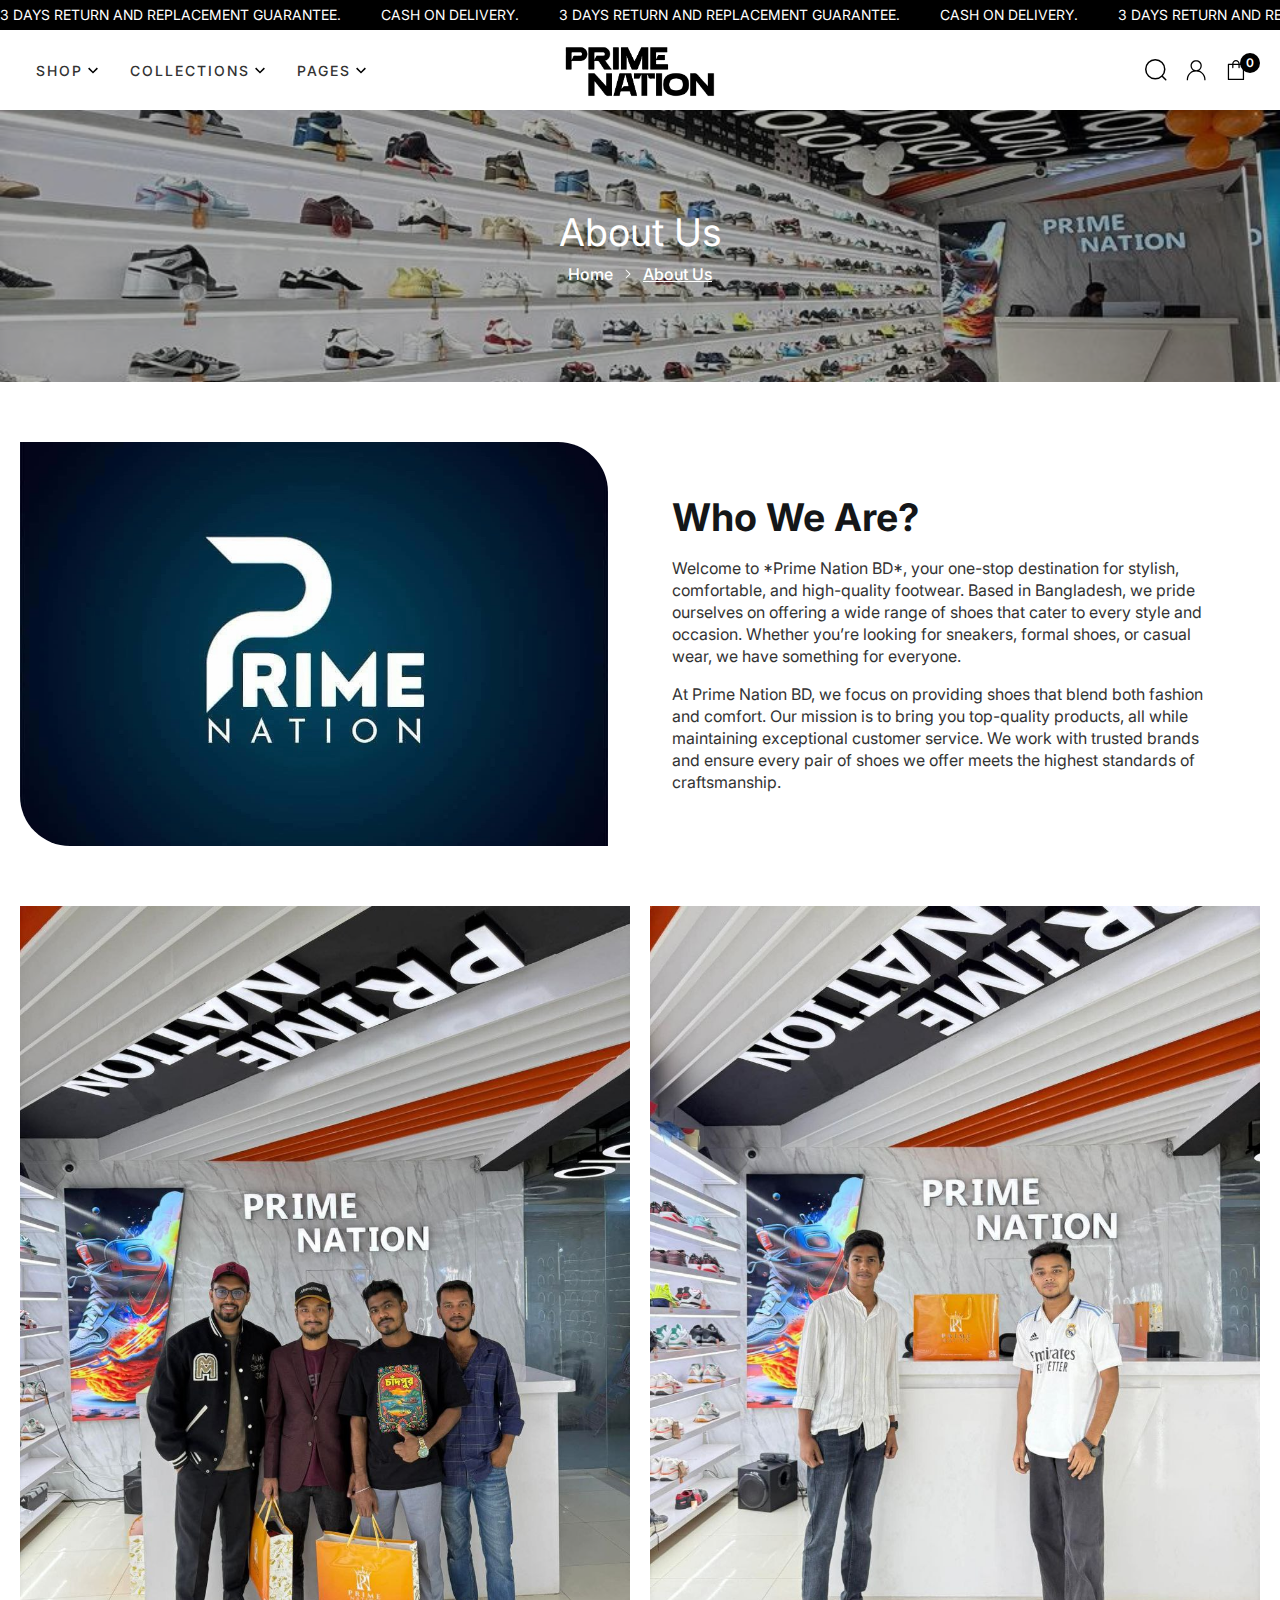
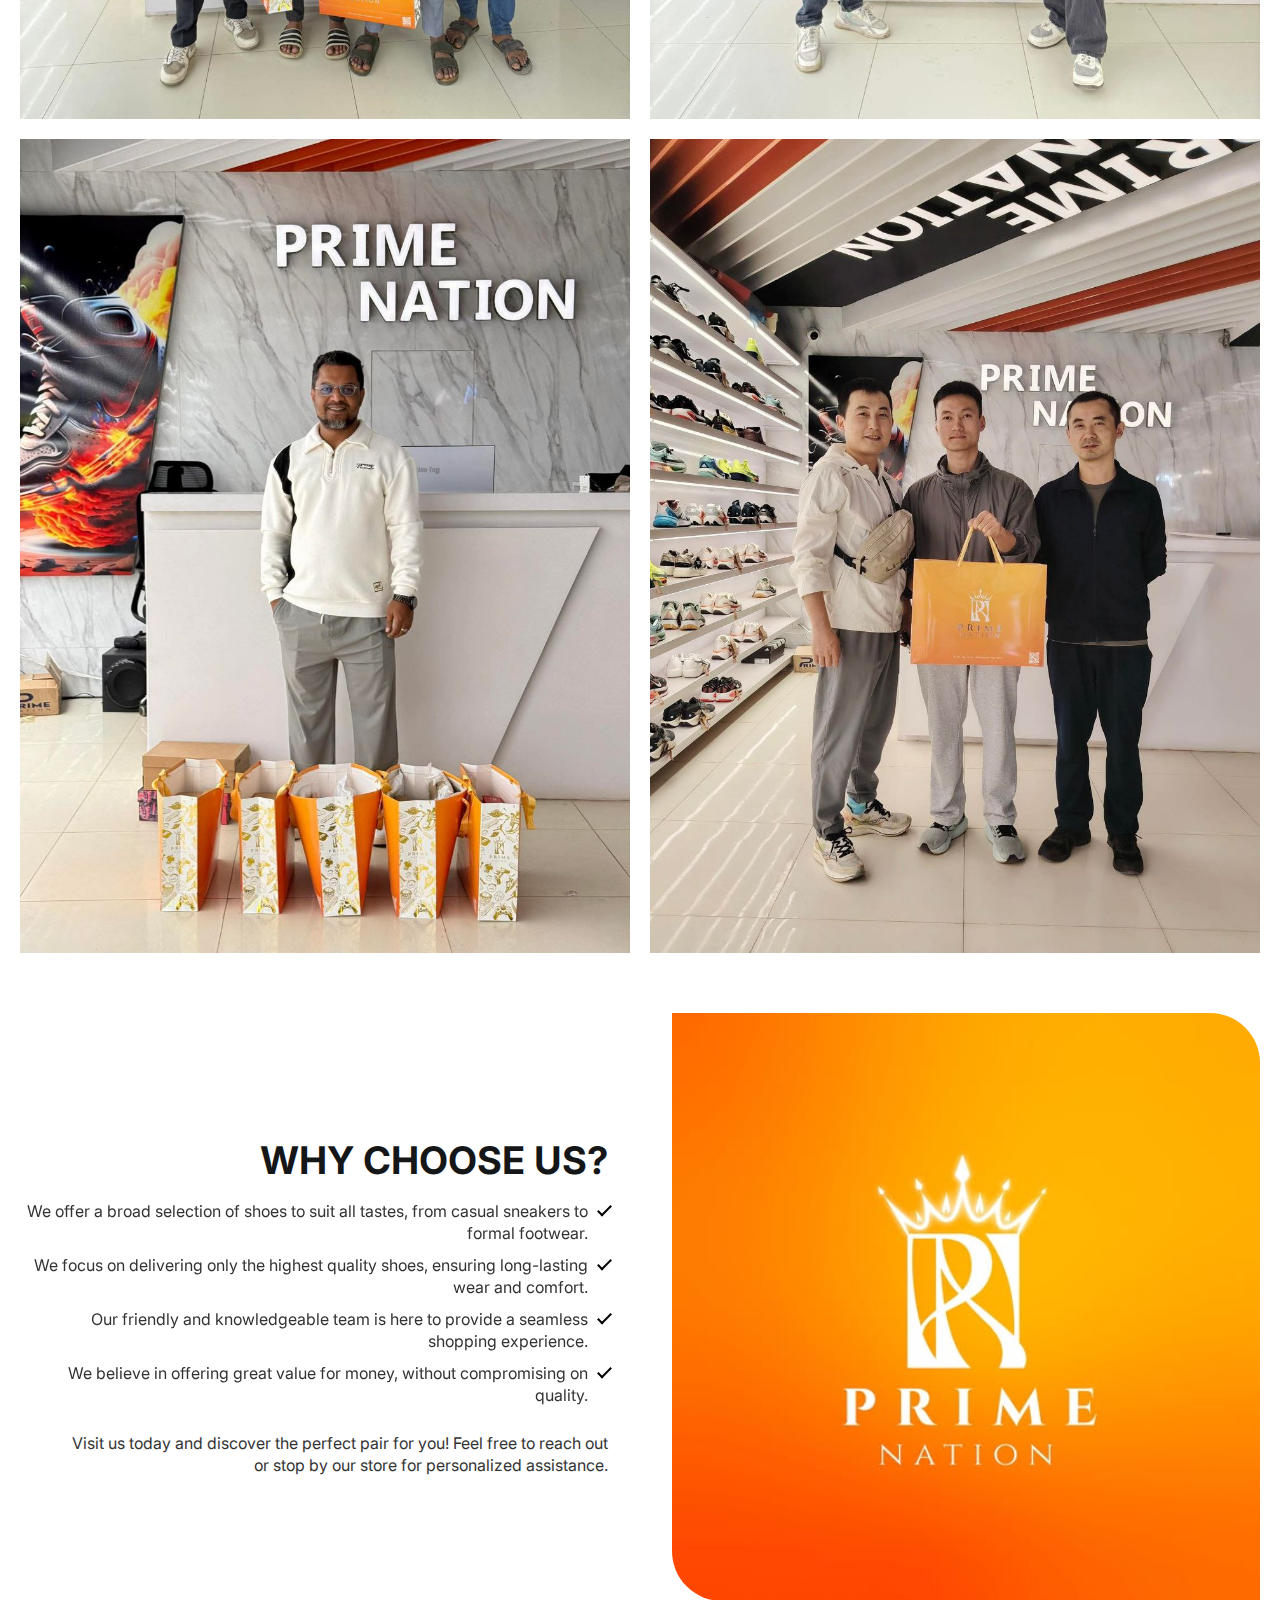
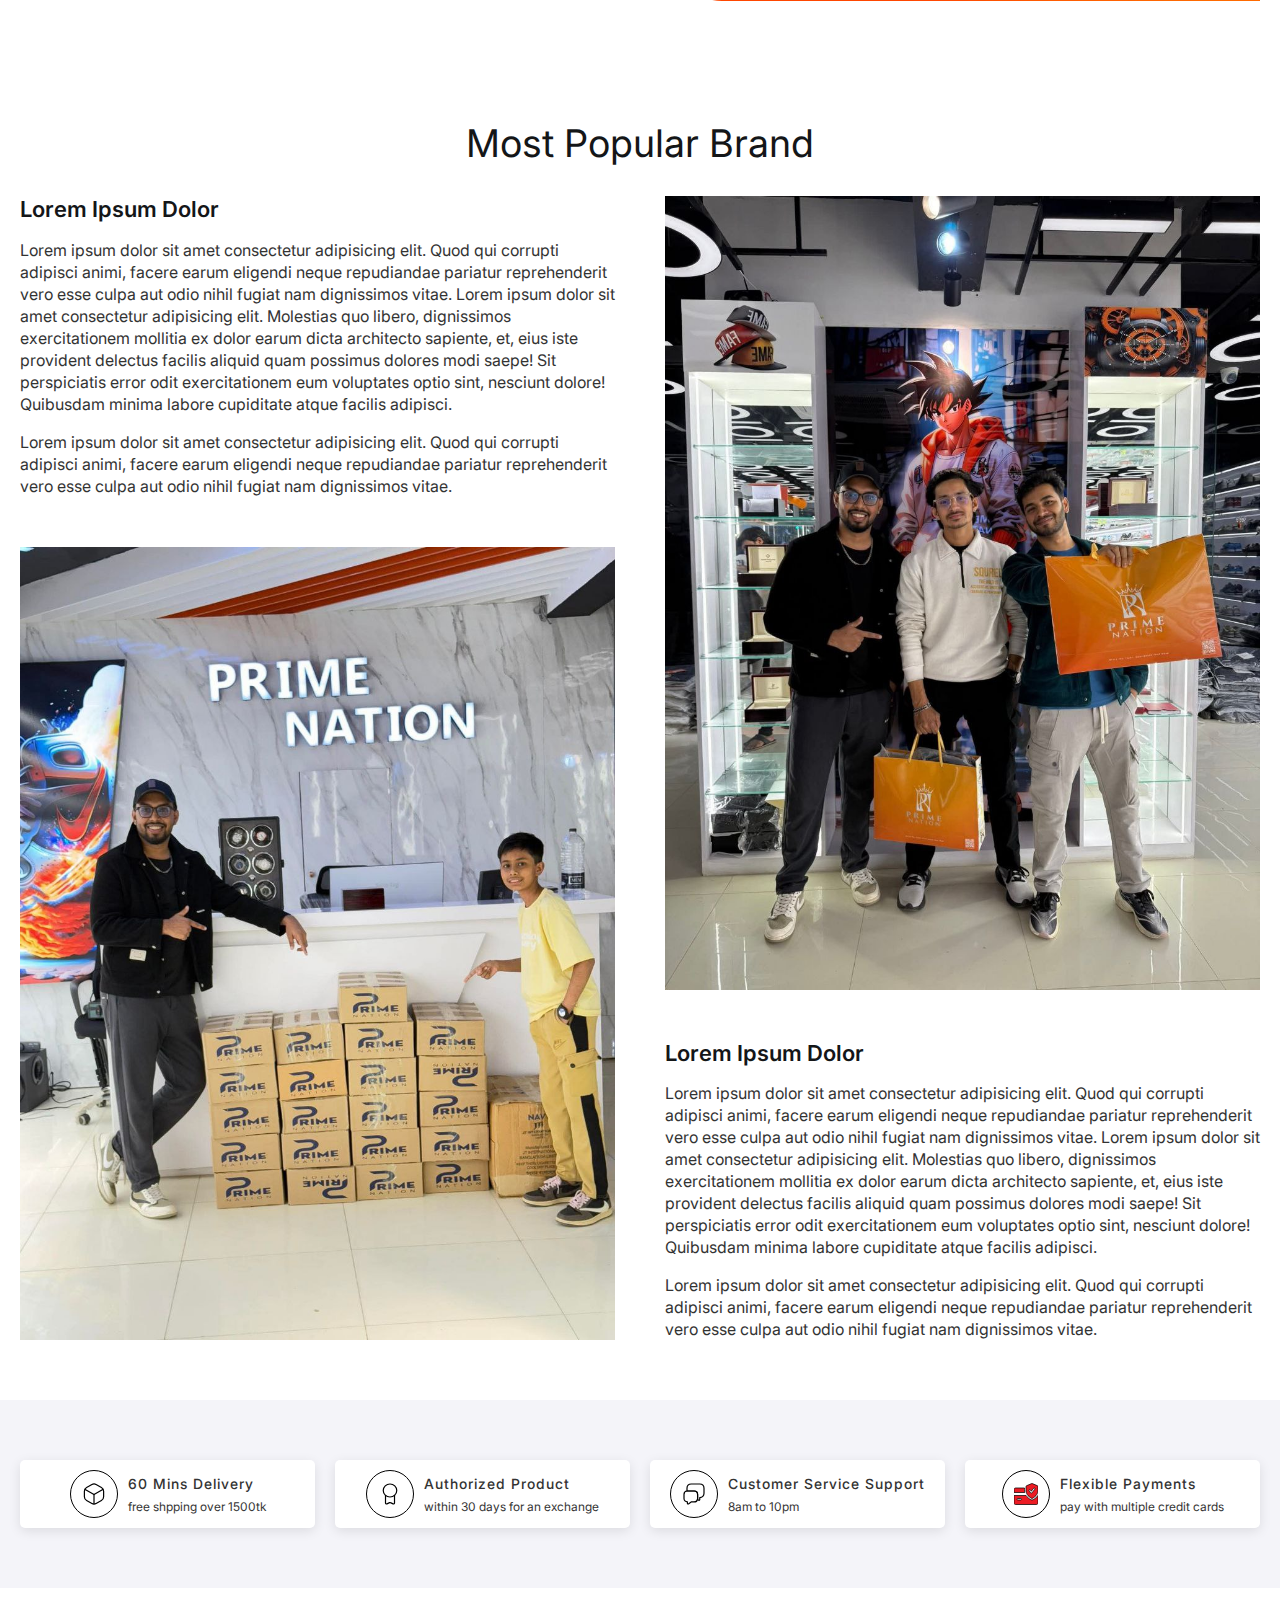
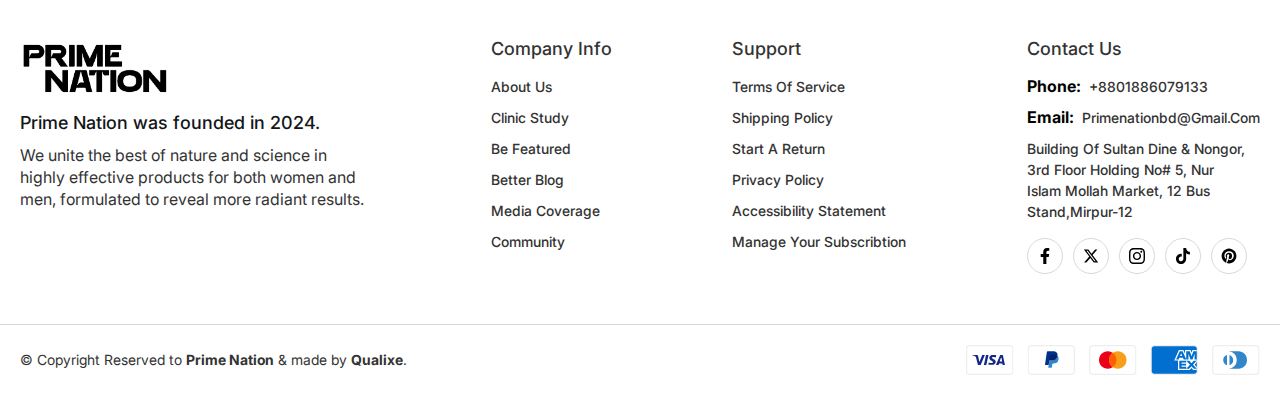
<file: about.html>
<!DOCTYPE html>
<html lang="en">

<head>
	<meta charset="UTF-8">
	<meta name="viewport" content="width=device-width, initial-scale=1.0">
	<title>About</title>
	<!-- link css start -->
	<link rel="shortcut icon" href="./assets/images/logo.png" type="image/x-icon">
	<link rel="stylesheet" href="./assets/css/swiper-bundle.min.css">
	<link rel="stylesheet" href="./assets/css/footer.css">
	<link rel="stylesheet" href="./assets/css/card.css">
	<link rel="stylesheet" href="./assets/css/cart.css">
	<link rel="stylesheet" href="./assets/css/icon-item-section.css">
	<link rel="stylesheet" href="./assets/css/img-text-grid-section.css">
	<link rel="stylesheet" href="./assets/css/grid-category-section.css">
	<link rel="stylesheet" href="./assets/css/img-text-section.css">
	<link rel="stylesheet" href="./assets/css/breadcrumbs.css">
	<link rel="stylesheet" href="./assets/css/common-banner.css">
	<link rel="stylesheet" href="./assets/css/navbar.css">
	<link rel="stylesheet" href="./assets/css/topbar-section.css">
	<link rel="stylesheet" href="./assets/css/marque-slider.css">
	<link rel="stylesheet" href="./assets/css/main.css">
	<!-- link css end -->
</head>

<body>
	<header>
		<!-- topbar-section start -->
		<section class="topbar-section">
			<div class="top-bar">
				<!-- marque slider start -->
				<div class="marquee-slider marquee--hover-pause">
					<ul class="marquee__content">
						<li class="marquee-content-item">
							<p class="topbar-text">3 days return and replacement guarantee.</p>
						</li>
						<li class="marquee-content-item">
							<p class="topbar-text">Cash on delivery.</p>
						</li>
						<li class="marquee-content-item">
							<p class="topbar-text">3 days return and replacement guarantee.</p>
						</li>
						<li class="marquee-content-item">
							<p class="topbar-text">Cash on delivery.</p>
						</li>
						<li class="marquee-content-item">
							<p class="topbar-text">3 days return and replacement guarantee.</p>
						</li>
						<li class="marquee-content-item">
							<p class="topbar-text">Cash on delivery.</p>
						</li>
					</ul>
					<ul class="marquee__content">
						<li class="marquee-content-item">
							<p class="topbar-text">3 days return and replacement guarantee.</p>
						</li>
						<li class="marquee-content-item">
							<p class="topbar-text">Cash on delivery.</p>
						</li>
						<li class="marquee-content-item">
							<p class="topbar-text">3 days return and replacement guarantee.</p>
						</li>
						<li class="marquee-content-item">
							<p class="topbar-text">Cash on delivery.</p>
						</li>
						<li class="marquee-content-item">
							<p class="topbar-text">3 days return and replacement guarantee.</p>
						</li>
						<li class="marquee-content-item">
							<p class="topbar-text">Cash on delivery.</p>
						</li>
					</ul>
				</div>
				<!-- marque slider end -->
			</div>
		</section>
		<!-- topbar-section end -->

		<!-- navbar section start -->
		<nav class="navbar navbar-bg">
			<div class="container">
				<div class="navbar-wrapper">
					<div class="navbar-left">
						<div class="mobile-menu-btn">
							<div class="ham-menu">
								<span></span>
								<span></span>
								<span></span>
							</div>
						</div>
						<ul class="navbar-icons">
							<li>
								<span class="search-bar-open-btn">
									<svg width="22" height="22" viewBox="0 0 22 22" fill="none" xmlns="http://www.w3.org/2000/svg">
										<path
											d="M17.25 17.25L20.75 20.75M19.75 10.25C19.75 5.00329 15.4967 0.75 10.25 0.75C5.00329 0.75 0.75 5.00329 0.75 10.25C0.75 15.4967 5.00329 19.75 10.25 19.75C15.4967 19.75 19.75 15.4967 19.75 10.25Z"
											stroke="#000" stroke-width="1.5" stroke-linecap="round" stroke-linejoin="round"></path>
									</svg>
								</span>
							</li>
						</ul>
						<div class="navbar-links-wrapper">
							<span class="mobile-menu-close-window-btn"></span>
							<div class="navbar-links-inner">
								<div class="nav-sidebar-top">
									<div class="navbar-brand">
										<a href="index.html" class="navbar-logo">
											<img src="./assets/images/logo.png" alt="logo.png">
										</a>
									</div>
									<div class="mobile-menu-btn">
										<div class="ham-menu">
											<span></span>
											<span></span>
											<span></span>
										</div>
									</div>
								</div>
								<ul class="navbar-links">
									<li class="navbar-link">
										<div class="navbar-link-title">
											<span>shop</span>
											<span class="icon">
												<svg focusable="false" viewBox="0 0 16 14" width="10" height="10"
													xmlns="http://www.w3.org/2000/svg">
													<path fill-rule="evenodd" clip-rule="evenodd"
														d="M.116 4.884l1.768-1.768L8 9.232l6.116-6.116 1.768 1.768L8 12.768.116 4.884z">
													</path>
												</svg>
											</span>
										</div>
										<div class="navbar-link-content">
											<div class="container">
												<div class="navbar-img-link-content">
													<div class="navbar-img-link-content-left">
														<div class="navbar-img-link-content-left-item">
															<p class="navbar-img-link-content-left-item-title">Shop All</p>
															<ul>
																<li><a href="#">boots</a></li>
																<li><a href="#">Casuals</a></li>
																<li><a href="#">Comfort</a></li>
																<li><a href="#">Formal</a></li>
																<li><a href="#">Safety</a></li>
																<li><a href="#">Sneakers</a></li>
																<li><a href="#">Sandals</a></li>
															</ul>
														</div>
														<div class="navbar-img-link-content-left-item">
															<p class="navbar-img-link-content-left-item-title">Occasion
															</p>
															<ul>
																<li><a href="#">boots</a></li>
																<li><a href="#">Casuals</a></li>
																<li><a href="#">Comfort</a></li>
																<li><a href="#">Formal</a></li>
																<li><a href="#">Safety</a></li>
																<li><a href="#">Sneakers</a></li>
																<li><a href="#">Sandals</a></li>
															</ul>
														</div>
														<div class="navbar-img-link-content-left-item">
															<p class="navbar-img-link-content-left-item-title">More</p>
															<ul>
																<li><a href="#">boots</a></li>
																<li><a href="#">Casuals</a></li>
																<li><a href="#">Comfort</a></li>
																<li><a href="#">Formal</a></li>
																<li><a href="#">Safety</a></li>
																<li><a href="#">Sneakers</a></li>
																<li><a href="#">Sandals</a></li>
															</ul>
														</div>
													</div>
													<div class="navbar-img-link-content-right">
														<div class="navbar-img-card">
															<div class="product-card">
																<div class="card-image-wrap">
																	<div class="card-img">
																		<a class="main-img" href="#">
																			<img class="card_img" src="./assets/images/megamenu-img1.avif"
																				alt="megamenu-img1.avif">
																		</a>
																	</div>
																</div>
															</div>
														</div>
														<div class="navbar-img-card">
															<div class="product-card">
																<div class="card-image-wrap">
																	<div class="card-img">
																		<a class="main-img" href="#">
																			<img class="card_img" src="./assets/images/megamenu-img2.avif"
																				alt="megamenu-img2.avif">
																		</a>
																	</div>
																</div>
															</div>
														</div>
													</div>
												</div>
											</div>
										</div>
									</li>
									<li class="navbar-link">
										<div class="navbar-link-title">
											<span>Collections</span>
											<span class="icon">
												<svg focusable="false" viewBox="0 0 16 14" width="10" height="10"
													xmlns="http://www.w3.org/2000/svg">
													<path fill-rule="evenodd" clip-rule="evenodd"
														d="M.116 4.884l1.768-1.768L8 9.232l6.116-6.116 1.768 1.768L8 12.768.116 4.884z">
													</path>
												</svg>
											</span>
										</div>
										<div class="navbar-link-content">
											<div class="container">
												<div class="navbar-img-link-content">
													<div class="navbar-img-link-content-left">
														<div class="navbar-img-link-content-left-item">
															<p class="navbar-img-link-content-left-item-title">Occasion
															</p>
															<ul>
																<li><a href="#">Wedding Saree</a></li>
																<li><a href="#">Bridal Saree</a></li>
																<li><a href="#">Engagement Saree</a></li>
																<li><a href="#">Party Saree</a></li>
																<li><a href="#">Mehendi Saree</a></li>
																<li><a href="#">Reception Saree</a></li>
																<li><a href="#">Bridesmaid Saree</a></li>
																<li><a href="#">Festive Saree</a></li>
																<li><a href="#">Casual Saree</a></li>
															</ul>
														</div>
														<div class="navbar-img-link-content-left-item">
															<p class="navbar-img-link-content-left-item-title">Style</p>
															<ul>
																<li><a href="#">Embroidered Saree</a></li>
																<li><a href="#">Stone Work Saree</a></li>
																<li><a href="#">Hand Work Saree</a></li>
																<li><a href="#">Printed Saree</a></li>
																<li><a href="#">Katan Saree</a></li>
																<li><a href="#">Kanchipuram Saree</a></li>
																<li><a href="#">Gadwal Saree</a></li>
																<li><a href="#">Half & Half Saree</a></li>
																<li><a href="#">Woven Saree</a></li>
																<li><a href="#">Khaddi Saree</a></li>
																<li><a href="#">Catalogue Saree</a></li>
																<li><a href="#">Ready Saree</a></li>
															</ul>
														</div>
														<div class="navbar-img-link-content-left-item">
															<p class="navbar-img-link-content-left-item-title">Fabric
															</p>
															<ul>
																<li><a href="#">Cotton Saree</a></li>
																<li><a href="#">Silk Saree</a></li>
																<li><a href="#">Half Silk Saree</a></li>
																<li><a href="#">Art Silk Saree</a></li>
																<li><a href="#">Georgette Saree</a></li>
																<li><a href="#">Chiffon Saree</a></li>
																<li><a href="#">Crepe Saree</a></li>
																<li><a href="#">Muslin Saree</a></li>
																<li><a href="#">Desi Cotton Saree</a></li>
																<li><a href="#">Desi Silk Saree</a></li>
																<li><a href="#">Jamdani Saree</a></li>
															</ul>
														</div>
													</div>
													<div class="navbar-img-link-content-right">
														<div class="navbar-img-card">
															<div class="product-card">
																<div class="card-image-wrap">
																	<div class="card-img">
																		<a class="main-img" href="#">
																			<img class="card_img" src="./assets/images/megamenu-img1.avif"
																				alt="megamenu-img1.avif">
																		</a>
																	</div>
																</div>
															</div>
														</div>
														<div class="navbar-img-card">
															<div class="product-card">
																<div class="card-image-wrap">
																	<div class="card-img">
																		<a class="main-img" href="#">
																			<img class="card_img" src="./assets/images/megamenu-img2.avif"
																				alt="megamenu-img2.avif">
																		</a>
																	</div>
																</div>
															</div>
														</div>
													</div>
												</div>
											</div>
										</div>
									</li>
									<li class="navbar-link">
										<div class="dropdown-wrapper">
											<div class="navbar-link-title dropdown-btn1">pages
												<span class="icon">
													<svg focusable="false" viewBox="0 0 16 14" width="10" height="10"
														xmlns="http://www.w3.org/2000/svg">
														<path fill-rule="evenodd" clip-rule="evenodd"
															d="M.116 4.884l1.768-1.768L8 9.232l6.116-6.116 1.768 1.768L8 12.768.116 4.884z">
														</path>
													</svg>
												</span>
											</div>
											<div class="sub-menu dropdown-sub-menu dropdown-sub-menu1">
												<ul>
													<li>
														<a href="collections.html">collections</a>
													</li>
													<li>
														<a href="product.html">product</a>
													</li>
													<li>
														<a href="about.html">about</a>
													</li>
													<li>
														<a href="history.html">history</a>
													</li>
													<li>
														<div class="dropdown-wrapper2">
															<div class="dropdown-nav-link-text dropdown-btn2">blog<span class="icon">
																	<svg focusable="false" viewBox="0 0 16 14" width="10" height="10"
																		xmlns="http://www.w3.org/2000/svg">
																		<path fill-rule="evenodd" clip-rule="evenodd"
																			d="M.116 4.884l1.768-1.768L8 9.232l6.116-6.116 1.768 1.768L8 12.768.116 4.884z">
																		</path>
																	</svg>
																</span>
															</div>
															<div class="sub-menu2 dropdown-sub-menu dropdown-sub-menu2">
																<ul>
																	<li>
																		<a href="blog.html">blog all</a>
																	</li>
																	<li>
																		<a href="article.html">article</a>
																	</li>
																</ul>
															</div>
														</div>
													</li>
													<li>
														<a href="contact.html">contact</a>
													</li>
													<li>
														<a href="cart.html">cart</a>
													</li>
													<li>
														<a href="store.html">find store</a>
													</li>
													<li>
														<a href="faq.html">faqs</a>
													</li>
													<li>
														<a href="policy.html">policy</a>
													</li>
													<li>
														<a href="return.html">Return</a>
													</li>
												</ul>
											</div>
										</div>
									</li>
								</ul>
								<div class="navbar-sidebar-bottom">
									<ul class="social-icons">
										<li>
											<a href="#">
												<svg class=" t4s-icon-facebook" role="presentation" viewBox="0 0 320 512">
													<path
														d="M279.14 288l14.22-92.66h-88.91v-60.13c0-25.35 12.42-50.06 52.24-50.06h40.42V6.26S260.43 0 225.36 0c-73.22 0-121.08 44.38-121.08 124.72v70.62H22.89V288h81.39v224h100.17V288z">
													</path>
												</svg>
											</a>
										</li>
										<li>
											<a href="#">
												<svg width="16" height="16" viewBox="0 0 16 16" fill="none" xmlns="http://www.w3.org/2000/svg">
													<path
														d="M12.1624 1.5H14.3687L9.5499 7.00625L15.2187 14.5H10.7812L7.30303 9.95625L3.32803 14.5H1.11865L6.27178 8.60938L0.837402 1.5H5.3874L8.52803 5.65312L12.1624 1.5ZM11.3874 13.1812H12.6093L4.72178 2.75H3.40928L11.3874 13.1812Z"
														fill="black"></path>
												</svg>
											</a>
										</li>
										<li>
											<a href="#">
												<svg width="14" height="14" viewBox="0 0 14 14" fill="none" xmlns="http://www.w3.org/2000/svg">
													<path
														d="M7.00303 3.40623C5.01553 3.40623 3.4124 5.00935 3.4124 6.99685C3.4124 8.98435 5.01553 10.5875 7.00303 10.5875C8.99053 10.5875 10.5937 8.98435 10.5937 6.99685C10.5937 5.00935 8.99053 3.40623 7.00303 3.40623ZM7.00303 9.33123C5.71865 9.33123 4.66865 8.28435 4.66865 6.99685C4.66865 5.70935 5.71553 4.66248 7.00303 4.66248C8.29053 4.66248 9.3374 5.70935 9.3374 6.99685C9.3374 8.28435 8.2874 9.33123 7.00303 9.33123ZM11.578 3.25935C11.578 3.72498 11.203 4.09685 10.7405 4.09685C10.2749 4.09685 9.90303 3.72185 9.90303 3.25935C9.90303 2.79685 10.278 2.42185 10.7405 2.42185C11.203 2.42185 11.578 2.79685 11.578 3.25935ZM13.9562 4.10935C13.903 2.98748 13.6468 1.99373 12.8249 1.17498C12.0062 0.356225 11.0124 0.0999756 9.89053 0.0437256C8.73428 -0.0218994 5.26865 -0.0218994 4.1124 0.0437256C2.99365 0.0968506 1.9999 0.353101 1.17803 1.17185C0.356152 1.9906 0.103027 2.98435 0.0467773 4.10623C-0.0188477 5.26248 -0.0188477 8.7281 0.0467773 9.88435C0.0999023 11.0062 0.356152 12 1.17803 12.8187C1.9999 13.6375 2.99053 13.8937 4.1124 13.95C5.26865 14.0156 8.73428 14.0156 9.89053 13.95C11.0124 13.8968 12.0062 13.6406 12.8249 12.8187C13.6437 12 13.8999 11.0062 13.9562 9.88435C14.0218 8.7281 14.0218 5.2656 13.9562 4.10935ZM12.4624 11.125C12.2187 11.7375 11.7468 12.2094 11.1312 12.4562C10.2093 12.8219 8.02178 12.7375 7.00303 12.7375C5.98428 12.7375 3.79365 12.8187 2.8749 12.4562C2.2624 12.2125 1.79053 11.7406 1.54365 11.125C1.17803 10.2031 1.2624 8.0156 1.2624 6.99685C1.2624 5.9781 1.18115 3.78748 1.54365 2.86873C1.7874 2.25623 2.25928 1.78435 2.8749 1.53748C3.79678 1.17185 5.98428 1.25623 7.00303 1.25623C8.02178 1.25623 10.2124 1.17498 11.1312 1.53748C11.7437 1.78123 12.2155 2.2531 12.4624 2.86873C12.828 3.7906 12.7437 5.9781 12.7437 6.99685C12.7437 8.0156 12.828 10.2062 12.4624 11.125Z"
														fill="black"></path>
												</svg>
											</a>
										</li>
										<li>
											<a href="#">
												<svg width="14" height="16" viewBox="0 0 14 16" fill="none" xmlns="http://www.w3.org/2000/svg">
													<path
														d="M11.0578 2.50667C10.4503 1.81291 10.1155 0.922133 10.1156 0H7.36889V11.0222C7.34814 11.6188 7.09646 12.1841 6.66694 12.5987C6.23742 13.0133 5.66364 13.2448 5.06667 13.2444C3.80444 13.2444 2.75556 12.2133 2.75556 10.9333C2.75556 9.40444 4.23111 8.25778 5.75111 8.72889V5.92C2.68444 5.51111 0 7.89333 0 10.9333C0 13.8933 2.45333 16 5.05778 16C7.84889 16 10.1156 13.7333 10.1156 10.9333V5.34222C11.2293 6.14209 12.5665 6.57124 13.9378 6.56889V3.82222C13.9378 3.82222 12.2667 3.90222 11.0578 2.50667Z"
														fill="black"></path>
												</svg>
											</a>
										</li>
										<li>
											<a href="#">
												<svg width="18" height="18" viewBox="0 0 18 18" fill="none" xmlns="http://www.w3.org/2000/svg">
													<path
														d="M6.53341 16.95C7.33341 17.1917 8.14175 17.3334 9.00008 17.3334C11.2102 17.3334 13.3298 16.4554 14.8926 14.8926C16.4554 13.3298 17.3334 11.2102 17.3334 9.00002C17.3334 7.90567 17.1179 6.82204 16.6991 5.81099C16.2803 4.79994 15.6665 3.88129 14.8926 3.10746C14.1188 2.33364 13.2002 1.71981 12.1891 1.30102C11.1781 0.882235 10.0944 0.666687 9.00008 0.666687C7.90573 0.666687 6.8221 0.882235 5.81105 1.30102C4.80001 1.71981 3.88135 2.33364 3.10752 3.10746C1.54472 4.67027 0.666748 6.78988 0.666748 9.00002C0.666748 12.5417 2.89175 15.5834 6.03341 16.7834C5.95841 16.1334 5.88341 15.0584 6.03341 14.3167L6.99175 10.2C6.99175 10.2 6.75008 9.71669 6.75008 8.95002C6.75008 7.80002 7.46675 6.94169 8.28341 6.94169C9.00008 6.94169 9.33341 7.46669 9.33341 8.14169C9.33341 8.85835 8.85841 9.88335 8.61675 10.8667C8.47508 11.6834 9.05008 12.4 9.88342 12.4C11.3667 12.4 12.5167 10.8167 12.5167 8.58335C12.5167 6.58335 11.0834 5.21669 9.02508 5.21669C6.67508 5.21669 5.29175 6.96669 5.29175 8.80835C5.29175 9.52502 5.52508 10.25 5.90841 10.725C5.98341 10.775 5.98342 10.8417 5.95842 10.9667L5.71675 11.875C5.71675 12.0167 5.62508 12.0667 5.48341 11.9667C4.41675 11.5 3.80008 9.98335 3.80008 8.75835C3.80008 6.12502 5.66675 3.73335 9.26675 3.73335C12.1334 3.73335 14.3667 5.79169 14.3667 8.52502C14.3667 11.3917 12.5917 13.6917 10.0501 13.6917C9.24175 13.6917 8.45008 13.2584 8.16675 12.75L7.60841 14.725C7.41675 15.4417 6.89175 16.4 6.53341 16.975V16.95Z"
														fill="black"></path>
												</svg>
											</a>
										</li>
									</ul>
								</div>
							</div>
						</div>
					</div>
					<div class="navbar-middle">
						<div class="navbar-brand">
							<a href="index.html" class="navbar-logo">
								<img src="./assets/images/logo.png" alt="logo.png">
							</a>
						</div>
					</div>
					<div class="navbar-right">
						<ul class="navbar-icons">
							<li>
								<span class="search-bar-open-btn">
									<svg width="22" height="22" viewBox="0 0 22 22" fill="none" xmlns="http://www.w3.org/2000/svg">
										<path
											d="M17.25 17.25L20.75 20.75M19.75 10.25C19.75 5.00329 15.4967 0.75 10.25 0.75C5.00329 0.75 0.75 5.00329 0.75 10.25C0.75 15.4967 5.00329 19.75 10.25 19.75C15.4967 19.75 19.75 15.4967 19.75 10.25Z"
											stroke="#000" stroke-width="1.5" stroke-linecap="round" stroke-linejoin="round"></path>
									</svg>
								</span>
							</li>
							<li>
								<a href="#">
									<svg aria-hidden="true" focusable="false" role="presentation" class="icon icon-theme-201"
										viewBox="0 0 24 24" aca-font-size="13px" aca-line-height="17px" aca-letter-spacing="0pxpx">
										<g aca-font-size="13px" aca-line-height="17px" aca-letter-spacing="0pxpx">
											<path d="M4.023,22.167h-1.25v-0.625c0-1.042,0.163-2.034,0.488-2.979c0.325-0.944,0.778-1.807,1.357-2.588
		c0.579-0.781,1.266-1.458,2.061-2.031c0.794-0.573,1.66-1.016,2.598-1.328c-0.82-0.481-1.484-1.149-1.992-2.002
		C6.777,9.761,6.523,8.82,6.523,7.792c0-0.781,0.146-1.51,0.439-2.188c0.293-0.677,0.696-1.272,1.211-1.787
		c0.514-0.514,1.11-0.918,1.787-1.211c0.677-0.293,1.406-0.439,2.188-0.439s1.51,0.146,2.188,0.439
		c0.677,0.293,1.272,0.697,1.787,1.211c0.514,0.515,0.918,1.11,1.211,1.787c0.293,0.677,0.439,1.406,0.439,2.188
		c0,1.029-0.254,1.97-0.762,2.822c-0.508,0.853-1.172,1.521-1.992,2.002c0.938,0.313,1.803,0.755,2.598,1.328
		c0.794,0.573,1.481,1.25,2.061,2.031c0.579,0.781,1.032,1.644,1.357,2.588c0.325,0.944,0.488,1.937,0.488,2.979v0.625h-1.25v-0.625
		c0-1.12-0.212-2.174-0.635-3.164c-0.423-0.989-1.003-1.852-1.738-2.588c-0.736-0.735-1.599-1.315-2.588-1.738
		c-0.99-0.423-2.044-0.635-3.164-0.635c-1.12,0-2.175,0.212-3.164,0.635c-0.99,0.423-1.853,1.003-2.588,1.738
		c-0.736,0.736-1.315,1.599-1.738,2.588c-0.423,0.99-0.635,2.044-0.635,3.164V22.167z M8.115,9.491c0.228,0.534,0.54,1,0.938,1.396
		c0.397,0.397,0.862,0.71,1.396,0.938c0.534,0.228,1.1,0.342,1.699,0.342c0.599,0,1.165-0.114,1.699-0.342
		c0.534-0.228,0.999-0.54,1.396-0.938c0.397-0.397,0.709-0.862,0.938-1.396c0.228-0.534,0.342-1.1,0.342-1.699
		c0-0.599-0.114-1.165-0.342-1.699c-0.228-0.534-0.541-0.999-0.938-1.396c-0.397-0.397-0.863-0.709-1.396-0.937
		c-0.534-0.228-1.101-0.342-1.699-0.342c-0.599,0-1.166,0.114-1.699,0.342c-0.534,0.228-1,0.541-1.396,0.937
		c-0.397,0.397-0.71,0.863-0.938,1.396C7.887,6.627,7.773,7.193,7.773,7.792C7.773,8.391,7.887,8.957,8.115,9.491z"
												aca-font-size="13px" aca-line-height="17px" aca-letter-spacing="0pxpx">
											</path>
										</g>
									</svg>
								</a>
							</li>
							<li>
								<span class="side-cart-btn">
									<span class="cart-count">0</span>
									<svg aria-hidden="true" focusable="false" role="presentation" class="icon icon-theme-109"
										viewBox="0 0 24 24" aca-font-size="13px" aca-line-height="17px" aca-letter-spacing="0pxpx">
										<g aca-font-size="13px" aca-line-height="17px" aca-letter-spacing="0pxpx">
											<path d="M19.884,21.897c-0.124,0.124-0.271,0.186-0.439,0.186h-15c-0.169,0-0.315-0.062-0.439-0.186
		c-0.124-0.124-0.186-0.271-0.186-0.439v-15c0-0.169,0.062-0.315,0.186-0.439c0.124-0.124,0.271-0.186,0.439-0.186h3.75
		c0-1.028,0.368-1.911,1.104-2.646c0.735-0.735,1.618-1.104,2.646-1.104s1.911,0.368,2.646,1.104
		c0.735,0.736,1.104,1.618,1.104,2.646h3.75c0.169,0,0.315,0.062,0.439,0.186c0.124,0.124,0.186,0.271,0.186,0.439v15
		C20.069,21.627,20.008,21.773,19.884,21.897z M18.819,7.083h-3.125v2.5c0,0.169-0.062,0.316-0.186,0.439
		c-0.124,0.124-0.271,0.186-0.439,0.186s-0.315-0.062-0.439-0.186c-0.124-0.124-0.186-0.27-0.186-0.439v-2.5h-5v2.5
		c0,0.169-0.062,0.316-0.186,0.439c-0.124,0.124-0.271,0.186-0.439,0.186s-0.315-0.062-0.439-0.186
		c-0.124-0.124-0.186-0.27-0.186-0.439v-2.5H5.069v13.75h13.75V7.083z M10.177,4.065C9.688,4.554,9.444,5.143,9.444,5.833h5
		c0-0.69-0.244-1.279-0.732-1.768s-1.077-0.732-1.768-0.732S10.665,3.577,10.177,4.065z" aca-font-size="13px"
												aca-line-height="17px" aca-letter-spacing="0pxpx"></path>
										</g>
									</svg>
								</span>
							</li>
						</ul>
					</div>
				</div>
			</div>
		</nav>
		<!-- navbar section end -->

		<!-- search-bar start -->
		<div class="search-bar-overlay">
			<span class="search-bar-close-window-btn"></span>
			<div class="search-bar-inner">
				<button class="search-close-btn">
					<svg width="24" height="24" viewBox="0 0 18 18" fill="none" xmlns="http://www.w3.org/2000/svg">
						<path d="M3 15L15 3" stroke="#232323" stroke-width="1.5" stroke-linecap="round" stroke-linejoin="round">
						</path>
						<path d="M15 15L3 3" stroke="#232323" stroke-width="1.5" stroke-linecap="round" stroke-linejoin="round">
						</path>
					</svg>
				</button>
				<div class="navbar-search-bar">
					<input type="text" placeholder="search product">
					<button class="search-btn"><svg width="22" height="22" viewBox="0 0 22 22" fill="none"
							xmlns="http://www.w3.org/2000/svg">
							<path
								d="M17.25 17.25L20.75 20.75M19.75 10.25C19.75 5.00329 15.4967 0.75 10.25 0.75C5.00329 0.75 0.75 5.00329 0.75 10.25C0.75 15.4967 5.00329 19.75 10.25 19.75C15.4967 19.75 19.75 15.4967 19.75 10.25Z"
								stroke="#fff" stroke-width="1.5" stroke-linecap="round" stroke-linejoin="round"></path>
						</svg></button>
				</div>
			</div>
		</div>
		<!-- searchbar end -->
	</header>

	<main>
		<!-- common banner start -->
		<section class="common-banner about-page-banner">
			<div class="container">
				<div class="common-banner-content">
					<div class="section-heading-wrapper">
						<h2 class="section-heading">about us</h2>
						<ul class="breadcrumb">
							<li><a href="index.html">Home</a> <span class="breadcrumb-icon">
									<svg aria-hidden="true" focusable="false" class="icon icon-caret" viewBox="0 0 10 6">
										<path fill-rule="evenodd" clip-rule="evenodd"
											d="M9.354.646a.5.5 0 00-.708 0L5 4.293 1.354.646a.5.5 0 00-.708.708l4 4a.5.5 0 00.708 0l4-4a.5.5 0 000-.708z"
											fill="black">
										</path>
									</svg>
								</span>
							</li>
							<li><span class="active">about us</span> <span class="breadcrumb-icon"></span></li>
						</ul>
					</div>
				</div>
			</div>
		</section>
		<!-- common banner end -->

		<!-- img-text section start -->
		<section class="section img-text-section">
			<div class="container">
				<div class="img-text-section-wrapper">
					<div class="img-text-section-img">
						<img src="./assets/images/prime-nation-img1.jpeg" alt="prime-nation-img1.jpeg">
					</div>
					<div class="img-text-section-content">
						<h2 class="img-text-section-content-title">Who we are?</h2>
						<p class="img-text-section-content-text">Welcome to *Prime Nation BD*, your one-stop destination for stylish, comfortable, and high-quality footwear. Based in Bangladesh, we pride ourselves on offering a wide range of shoes that cater to every style and occasion. Whether you’re looking for sneakers, formal shoes, or casual wear, we have something for everyone.</p>
						<p class="img-text-section-content-text">At Prime Nation BD, we focus on providing shoes that blend both fashion and comfort. Our mission is to bring you top-quality products, all while maintaining exceptional customer service. We work with trusted brands and ensure every pair of shoes we offer meets the highest standards of craftsmanship.</p>
					</div>
				</div>
			</div>
		</section>
		<!-- img-text section end -->

		<!-- grid-category-section start -->
		<section class="grid-category-section img-text-grid-section">
			<div class="grid-category-items">
				<div class="grid-category-item">
					<div class="grid-category-item-inner">
						<div class="grid-category-item-img">
							<img src="./assets/images/prime-nation-img5.jpg" alt="prime-nation-img5.jpg">
						</div>
						<div class="grid-category-item-content">
							<div class="grid-category-item-content-inner">
							</div>
						</div>
					</div>
				</div>
				<div class="grid-category-item">
					<div class="grid-category-item-inner">
						<div class="grid-category-item-img">
							<img src="./assets/images/prime-nation-img6.jpg" alt="prime-nation-img6.jpg">
						</div>
						<div class="grid-category-item-content">
							<div class="grid-category-item-content-inner">
							</div>
						</div>
					</div>
				</div>
				<div class="grid-category-item">
					<div class="grid-category-item-inner">
						<div class="grid-category-item-img">
							<img src="./assets/images/prime-nation-img7.jpg" alt="prime-nation-img7.jpg">
						</div>
						<div class="grid-category-item-content">
							<div class="grid-category-item-content-inner">
							</div>
						</div>
					</div>
				</div>
				<div class="grid-category-item">
					<div class="grid-category-item-inner">
						<div class="grid-category-item-img">
							<img src="./assets/images/prime-nation-img8.jpg" alt="prime-nation-img8.jpg">
						</div>
						<div class="grid-category-item-content">
							<div class="grid-category-item-content-inner">
							</div>
						</div>
					</div>
				</div>
			</div>
		</section>
		<!-- grid-category-section end -->

		<!-- img-text section start -->
		<section class="section img-text-section img-text-section-reverse">
			<div class="container">
				<div class="img-text-section-wrapper">
					<div class="img-text-section-img">
						<img src="./assets/images/prime-nation-img2.jpeg" alt="prime-nation-img2.jpeg">
					</div>
					<div class="img-text-section-content">
						<h2 class="img-text-section-content-title">WHY CHOOSE US?</h2>
						<ul class="img-text-section-content-list">
							<li><p>We offer a broad selection of shoes to suit all tastes, from casual sneakers to formal footwear.</p></li>
							<li><p>We focus on delivering only the highest quality shoes, ensuring long-lasting wear and comfort.</p></li>
							<li><p>Our friendly and knowledgeable team is here to provide a seamless shopping experience.</p></li>
							<li><p>We believe in offering great value for money, without compromising on quality.</p></li>
						</ul>
						<p class="img-text-section-content-text">Visit us today and discover the perfect pair for you! Feel free to reach out or stop by our store for personalized assistance.</p>
					</div>
				</div>
			</div>
		</section>
		<!-- img-text section end -->

		<!-- img-text-grid-section start -->
		<section class="section img-text-grid-section">
			<div class="container">
				<div class="section-heading-wrapper">
					<h2 class="section-heading">Most popular brand</h2>
				</div>
				<div class="img-text-grid-wrap">
					<div class="img-text-grid-item">
						<div class="img-text-grid-content">
							<h5 class="title">Lorem ipsum dolor</h5>
							<p>Lorem ipsum dolor sit amet consectetur adipisicing elit. Quod qui corrupti adipisci animi, facere earum
								eligendi neque repudiandae pariatur reprehenderit vero esse culpa aut odio nihil fugiat nam dignissimos
								vitae. Lorem ipsum dolor sit amet consectetur adipisicing elit. Molestias quo libero, dignissimos
								exercitationem mollitia ex dolor earum dicta architecto sapiente, et, eius iste provident delectus
								facilis aliquid quam possimus dolores modi saepe! Sit perspiciatis error odit exercitationem eum
								voluptates optio sint, nesciunt dolore! Quibusdam minima labore cupiditate atque facilis adipisci.</p>
							<p>Lorem ipsum dolor sit amet consectetur adipisicing elit. Quod qui corrupti adipisci animi, facere earum
								eligendi neque repudiandae pariatur reprehenderit vero esse culpa aut odio nihil fugiat nam dignissimos
								vitae.</p>
						</div>
						<div class="img-text-grid-img">
							<img src="./assets/images/prime-nation-img3.jpg" alt="prime-nation-img3.jpg">
						</div>
					</div>
					<div class="img-text-grid-item reverse-item">
						<div class="img-text-grid-content">
							<h5 class="title">Lorem ipsum dolor</h5>
							<p>Lorem ipsum dolor sit amet consectetur adipisicing elit. Quod qui corrupti adipisci animi, facere earum
								eligendi neque repudiandae pariatur reprehenderit vero esse culpa aut odio nihil fugiat nam dignissimos
								vitae. Lorem ipsum dolor sit amet consectetur adipisicing elit. Molestias quo libero, dignissimos
								exercitationem mollitia ex dolor earum dicta architecto sapiente, et, eius iste provident delectus
								facilis aliquid quam possimus dolores modi saepe! Sit perspiciatis error odit exercitationem eum
								voluptates optio sint, nesciunt dolore! Quibusdam minima labore cupiditate atque facilis adipisci.</p>
							<p>Lorem ipsum dolor sit amet consectetur adipisicing elit. Quod qui corrupti adipisci animi, facere earum
								eligendi neque repudiandae pariatur reprehenderit vero esse culpa aut odio nihil fugiat nam dignissimos
								vitae.</p>
						</div>
						<div class="img-text-grid-img">
							<img src="./assets/images/prime-nation-img4.jpg" alt="prime-nation-img4.jpg">
						</div>
					</div>
				</div>
			</div>
		</section>
		<!-- img-text-grid-section end -->

		<!-- icon-item-section start -->
		<section class="section icon-item-section">
			<div class="container">
				<div class="icon-items">
					<div class="icon-item">
						<span class="icon">
							<svg width="30" height="30" viewBox="0 0 30 30" fill="none" xmlns="http://www.w3.org/2000/svg">
								<path d="M3.96249 9.2998L15 15.6873L25.9625 9.3373" stroke="#232323" stroke-width="1.5"
									stroke-linecap="round" stroke-linejoin="round"></path>
								<path d="M15 27.0123V15.6748" stroke="#232323" stroke-width="1.5" stroke-linecap="round"
									stroke-linejoin="round"></path>
								<path
									d="M12.4125 3.10011L5.7375 6.80011C4.225 7.63761 2.9875 9.73761 2.9875 11.4626V18.5251C2.9875 20.2501 4.225 22.3501 5.7375 23.1876L12.4125 26.9001C13.8375 27.6876 16.175 27.6876 17.6 26.9001L24.275 23.1876C25.7875 22.3501 27.025 20.2501 27.025 18.5251V11.4626C27.025 9.73761 25.7875 7.63761 24.275 6.80011L17.6 3.08761C16.1625 2.30011 13.8375 2.30011 12.4125 3.10011Z"
									stroke="#232323" stroke-width="1.5" stroke-linecap="round" stroke-linejoin="round">
								</path>
							</svg>
						</span>
						<div class="icon-item-content">
							<p class="icon-item-title">60 mins delivery</p>
							<p class="icon-item-text">free shpping over 1500tk</p>
						</div>
					</div>
					<div class="icon-item">
						<span class="icon">
							<svg width="30" height="30" viewBox="0 0 30 30" fill="none" xmlns="http://www.w3.org/2000/svg">
								<path
									d="M15 18.75C19.6599 18.75 23.4375 15.1123 23.4375 10.625C23.4375 6.13769 19.6599 2.5 15 2.5C10.3401 2.5 6.5625 6.13769 6.5625 10.625C6.5625 15.1123 10.3401 18.75 15 18.75Z"
									stroke="#232323" stroke-width="1.5" stroke-linecap="round" stroke-linejoin="round"></path>
								<path
									d="M9.39993 16.8998L9.38745 26.1248C9.38745 27.2498 10.175 27.7998 11.15 27.3373L14.4999 25.7498C14.7749 25.6123 15.2374 25.6123 15.5124 25.7498L18.8749 27.3373C19.8374 27.7873 20.6375 27.2498 20.6375 26.1248V16.6748"
									stroke="#232323" stroke-width="1.5" stroke-linecap="round" stroke-linejoin="round"></path>
							</svg>
						</span>
						<div class="icon-item-content">
							<p class="icon-item-title">authorized product</p>
							<p class="icon-item-text">within 30 days for an exchange</p>
						</div>
					</div>
					<div class="icon-item">
						<span class="icon">
							<svg width="30" height="30" viewBox="0 0 30 30" fill="none" xmlns="http://www.w3.org/2000/svg">
								<path
									d="M27.5 7.8125V14.1875C27.5 15.775 26.975 17.1125 26.0375 18.0375C25.1125 18.975 23.775 19.5 22.1875 19.5V21.7625C22.1875 22.6125 21.2375 23.125 20.5375 22.65L19.325 21.85C19.4375 21.4625 19.4875 21.0375 19.4875 20.5875V15.5C19.4875 12.95 17.7875 11.25 15.2375 11.25H6.74999C6.57499 11.25 6.4125 11.2625 6.25 11.275V7.8125C6.25 4.625 8.375 2.5 11.5625 2.5H22.1875C25.375 2.5 27.5 4.625 27.5 7.8125Z"
									stroke="#232323" stroke-width="1.5" stroke-miterlimit="10" stroke-linecap="round"
									stroke-linejoin="round"></path>
								<path
									d="M19.4875 15.5V20.5875C19.4875 21.0375 19.4375 21.4625 19.325 21.85C18.8625 23.6875 17.3375 24.8375 15.2375 24.8375H11.8375L8.0625 27.35C7.5 27.7375 6.74999 27.325 6.74999 26.65V24.8375C5.47499 24.8375 4.4125 24.4125 3.675 23.675C2.925 22.925 2.5 21.8625 2.5 20.5875V15.5C2.5 13.125 3.975 11.4875 6.25 11.275C6.4125 11.2625 6.57499 11.25 6.74999 11.25H15.2375C17.7875 11.25 19.4875 12.95 19.4875 15.5Z"
									stroke="#232323" stroke-width="1.5" stroke-miterlimit="10" stroke-linecap="round"
									stroke-linejoin="round"></path>
							</svg>
						</span>
						<div class="icon-item-content">
							<p class="icon-item-title">customer service support</p>
							<p class="icon-item-text">8am to 10pm</p>
						</div>
					</div>
					<div class="icon-item">
						<span class="icon">
							<svg width="30" height="30" viewBox="0 0 33 33" fill="none" xmlns="http://www.w3.org/2000/svg">
								<path
									d="M14.4375 10.312V8.24951H2.0625C0.926063 8.24951 0 9.17557 0 10.312V14.437H14.8727C14.586 13.1768 14.4375 11.8197 14.4375 10.312Z"
									fill="#ec1c24"></path>
								<path
									d="M32.9154 18.562C31.5088 20.7297 29.3638 22.5736 26.2907 24.3391C25.8184 24.6093 25.2862 24.7495 24.75 24.7495C24.2138 24.7495 23.6816 24.6093 23.2155 24.3432C20.1424 22.5736 17.9974 20.7276 16.5887 18.562H0V28.8745C0 30.013 0.926063 30.937 2.0625 30.937H30.9375C32.076 30.937 33 30.013 33 28.8745V18.562H32.9154ZM9.28125 24.7495H5.15625C4.587 24.7495 4.125 24.2875 4.125 23.7183C4.125 23.149 4.587 22.687 5.15625 22.687H9.28125C9.8505 22.687 10.3125 23.149 10.3125 23.7183C10.3125 24.2875 9.8505 24.7495 9.28125 24.7495Z"
									fill="#ec1c24"></path>
								<path
									d="M32.3751 5.24027L25.1563 2.14652C24.8944 2.03514 24.6036 2.03514 24.3416 2.14652L17.1229 5.24027C16.7454 5.40114 16.5 5.77446 16.5 6.18696V10.312C16.5 15.9859 18.5976 19.3024 24.2364 22.5508C24.3953 22.6416 24.5726 22.687 24.75 22.687C24.9274 22.687 25.1047 22.6416 25.2636 22.5508C30.9024 19.3106 33 15.9941 33 10.312V6.18696C33 5.77446 32.7546 5.40114 32.3751 5.24027ZM28.6502 9.92627L24.5252 15.0825C24.3272 15.3259 24.0302 15.4682 23.7188 15.4682C23.7043 15.4682 23.6878 15.4682 23.6754 15.4682C23.3475 15.4538 23.0443 15.2846 22.8607 15.0103L20.7982 11.9166C20.4827 11.4422 20.6106 10.8028 21.0849 10.4873C21.5552 10.1738 22.1966 10.2975 22.5143 10.774L23.7951 12.6941L27.0373 8.63927C27.3941 8.19583 28.0438 8.12571 28.4873 8.47839C28.9328 8.83108 29.0029 9.48077 28.6502 9.92627Z"
									fill="#ec1c24"></path>
							</svg>
						</span>
						<div class="icon-item-content">
							<p class="icon-item-title">flexible payments</p>
							<p class="icon-item-text">pay with multiple credit cards</p>
						</div>
					</div>
				</div>
			</div>
		</section>
		<!-- icon-item-section end -->

		<!-- cart-sidebar start -->
		<div class="cart-sidebar">
			<button class="cart-sidebar-close-window-btn"></button>
			<div class="cart-sidebar-box">
				<div class="side-cart-top">
					<p class="side-cart-heading">YOUR CART</p>
					<div class="side-cart-heading-icon-wrap">
						<span class="icon">
							<i class="fa-solid fa-bag-shopping"></i>
						</span>
						<span class="side-cart-item-number">0</span>
					</div>
					<button title="close" class="side-cart-close-btn">
						<svg width="24" height="24" viewBox="0 0 18 18" fill="none" xmlns="http://www.w3.org/2000/svg">
							<path d="M3 15L15 3" stroke="#fff" stroke-width="1.5" stroke-linecap="round" stroke-linejoin="round">
							</path>
							<path d="M15 15L3 3" stroke="#fff" stroke-width="1.5" stroke-linecap="round" stroke-linejoin="round">
							</path>
						</svg>
					</button>
				</div>
				<div class="side-cart-empty">
					<div class="side-cart-empty-text">
						<h3>
							Your Cart Is Empty
						</h3>
					</div>
				</div>
				<div class="side-cart-product-content">
					<div class="side-cart-progress-bar-area">
						<p class="side-cart-progress-bar-text">Add another <strong>TK500</strong> to take advantage of
							<strong>Free
								Delivery</strong>.
						</p>
						<input type="range" value="60" min="0" max="100" step="1" class="progress">
					</div>
					<div class="side-cart-product-item-wrapper">
						<div class="cart-product-items">
							<div class="cart-product-item">
								<div class="cart-product-img">
									<img src="./assets/images/product-img1.jpg" alt="product-img1.jpg">
								</div>
								<div class="cart-product-content">
									<p class="cart-product-title"><a href="#">Phantom Gucci shose</a></p>
									<div class="cart-product-varient">
										<p><span>color</span> : <span>black</span></p>
										<p><span>size</span> : <span>m</span></p>
									</div>
									<div class="cart-product-btm">
										<p class="cart-product-price"><strong>TK119.00</strong></p>
										<div class="dlt-btn-with-cart-quantity">
											<button class="cart-delete-btn">
												<svg width="20" height="24" viewBox="0 0 20 24" fill="none" xmlns="http://www.w3.org/2000/svg">
													<path
														d="M8 0C7.478 0 6.94 0.185 6.562 0.563C6.184 0.941 6 1.478 6 2V3H0V5H1V21C1 22.645 2.355 24 4 24H16C17.645 24 19 22.645 19 21V5H20V3H14V2C14 1.478 13.815 0.94 13.437 0.562C13.06 0.186 12.523 0 12 0H8ZM8 2H12V3H8V2ZM3 5H17V21C17 21.555 16.555 22 16 22H4C3.445 22 3 21.555 3 21V5ZM5 8V19H7V8H5ZM9 8V19H11V8H9ZM13 8V19H15V8H13Z"
														fill="#AFAFAF" />
												</svg>
											</button>
											<div class="cart-quantity-wrap">
												<button class="cart-quantity-decrease disabled">
													<svg width="32" height="32" viewBox="0 0 32 32" fill="none"
														xmlns="http://www.w3.org/2000/svg">
														<path
															d="M16.0002 3C8.83224 3 3.00024 8.832 3.00024 16C3.00024 23.168 8.83224 29 16.0002 29C23.1682 29 29.0002 23.168 29.0002 16C29.0002 8.832 23.1682 3 16.0002 3ZM16.0002 5C22.0872 5 27.0002 9.913 27.0002 16C27.0002 22.087 22.0872 27 16.0002 27C9.91324 27 5.00024 22.087 5.00024 16C5.00024 9.913 9.91324 5 16.0002 5ZM10.0002 15V17H22.0002V15H10.0002Z"
															fill="black" />
													</svg>
												</button>
												<input type="number" class="cart-quantity-number" placeholder="1">
												<button class="cart-quantity-increase">
													<svg width="32" height="32" viewBox="0 0 32 32" fill="none"
														xmlns="http://www.w3.org/2000/svg">
														<path
															d="M15.9998 3C8.83176 3 2.99976 8.832 2.99976 16C2.99976 23.168 8.83176 29 15.9998 29C23.1678 29 28.9998 23.168 28.9998 16C28.9998 8.832 23.1678 3 15.9998 3ZM15.9998 5C22.0868 5 26.9998 9.913 26.9998 16C26.9998 22.087 22.0868 27 15.9998 27C9.91276 27 4.99976 22.087 4.99976 16C4.99976 9.913 9.91276 5 15.9998 5ZM14.9998 10V15H9.99976V17H14.9998V22H16.9998V17H21.9998V15H16.9998V10H14.9998Z"
															fill="black" />
													</svg>
												</button>
											</div>
										</div>
									</div>
								</div>
							</div>
							<div class="cart-product-item">
								<div class="cart-product-img">
									<img src="./assets/images/product-img5.jpg" alt="product-img5.jpg">
								</div>
								<div class="cart-product-content">
									<p class="cart-product-title"><a href="#">Phantom Gucci shose</a></p>
									<div class="cart-product-varient">
										<p><span>color</span> : <span>white</span></p>
										<p><span>size</span> : <span>xl</span></p>
									</div>
									<div class="cart-product-btm">
										<p class="cart-product-price"><strong>TK1189.00</strong></p>
										<div class="dlt-btn-with-cart-quantity">
											<button class="cart-delete-btn">
												<svg width="20" height="24" viewBox="0 0 20 24" fill="none" xmlns="http://www.w3.org/2000/svg">
													<path
														d="M8 0C7.478 0 6.94 0.185 6.562 0.563C6.184 0.941 6 1.478 6 2V3H0V5H1V21C1 22.645 2.355 24 4 24H16C17.645 24 19 22.645 19 21V5H20V3H14V2C14 1.478 13.815 0.94 13.437 0.562C13.06 0.186 12.523 0 12 0H8ZM8 2H12V3H8V2ZM3 5H17V21C17 21.555 16.555 22 16 22H4C3.445 22 3 21.555 3 21V5ZM5 8V19H7V8H5ZM9 8V19H11V8H9ZM13 8V19H15V8H13Z"
														fill="#AFAFAF" />
												</svg>
											</button>
											<div class="cart-quantity-wrap">
												<button class="cart-quantity-decrease disabled">
													<svg width="32" height="32" viewBox="0 0 32 32" fill="none"
														xmlns="http://www.w3.org/2000/svg">
														<path
															d="M16.0002 3C8.83224 3 3.00024 8.832 3.00024 16C3.00024 23.168 8.83224 29 16.0002 29C23.1682 29 29.0002 23.168 29.0002 16C29.0002 8.832 23.1682 3 16.0002 3ZM16.0002 5C22.0872 5 27.0002 9.913 27.0002 16C27.0002 22.087 22.0872 27 16.0002 27C9.91324 27 5.00024 22.087 5.00024 16C5.00024 9.913 9.91324 5 16.0002 5ZM10.0002 15V17H22.0002V15H10.0002Z"
															fill="black" />
													</svg>
												</button>
												<input type="number" class="cart-quantity-number" placeholder="1">
												<button class="cart-quantity-increase">
													<svg width="32" height="32" viewBox="0 0 32 32" fill="none"
														xmlns="http://www.w3.org/2000/svg">
														<path
															d="M15.9998 3C8.83176 3 2.99976 8.832 2.99976 16C2.99976 23.168 8.83176 29 15.9998 29C23.1678 29 28.9998 23.168 28.9998 16C28.9998 8.832 23.1678 3 15.9998 3ZM15.9998 5C22.0868 5 26.9998 9.913 26.9998 16C26.9998 22.087 22.0868 27 15.9998 27C9.91276 27 4.99976 22.087 4.99976 16C4.99976 9.913 9.91276 5 15.9998 5ZM14.9998 10V15H9.99976V17H14.9998V22H16.9998V17H21.9998V15H16.9998V10H14.9998Z"
															fill="black" />
													</svg>
												</button>
											</div>
										</div>
									</div>
								</div>
							</div>
						</div>
					</div>
					<div class="side-cart-product-content-footer">
						<div class="side-cart-product-price-wrap">
							<p>Subtotal</p>
							<p>TK218</p>
						</div>
						<div class="side-cart-checkout-btn">
							<a href="#" class="btn secondary-btn">view cart<span></span></a>
							<a href="#" class="btn primary-btn">checkout <span></span></a>
						</div>
						<p class="side-cart-checkout-text">
							Shipping, taxes, and discount codes calculated at checkout.
						</p>
					</div>
				</div>
			</div>
		</div>
		<!-- cart-sidebar end -->
	</main>

	<!-- footer section start -->
	<footer class="footer-section">
		<div class="container">
			<div class="footer-items">
				<div class="footer-item">
					<div class="footer-logo">
						<a href="#">
							<img src="./assets/images/logo.png" alt="logo.png">
						</a>
					</div>
					<div class="footer-content">
						<h6 class="footer-content-title">Prime Nation was founded in 2024.</h6>
						<p class="footer-content-text">We unite the best of nature and science in highly effective
							products for
							both women and men, formulated to reveal more radiant results.</p>
					</div>
				</div>
				<div class="footer-item">
					<h6 class="footer-item-title">Company Info</h6>
					<ul class="footer-list">
						<li><a href="#">About Us</a></li>
						<li><a href="#">Clinic Study</a></li>
						<li><a href="#">Be Featured</a></li>
						<li><a href="#">Better Blog</a></li>
						<li><a href="#">Media Coverage</a></li>
						<li><a href="#">Community</a></li>
					</ul>
				</div>
				<div class="footer-item">
					<h6 class="footer-item-title">Support</h6>
					<ul class="footer-list">
						<li><a href="#">Terms of Service</a></li>
						<li><a href="#">Shipping Policy</a></li>
						<li><a href="#">Start a Return</a></li>
						<li><a href="#">Privacy Policy</a></li>
						<li><a href="#">Accessibility Statement</a></li>
						<li><a href="#">Manage your Subscribtion</a></li>
					</ul>
				</div>
				<div class="footer-item">
					<h6 class="footer-item-title">Contact Us</h6>
					<ul class="footer-list">
						<li><strong>phone:</strong><a href="#">+8801886079133</a></li>
						<li><strong>Email:</strong><a href="#">primenationbd@gmail.com</a></li>
						<li>
							<p>Building of Sultan Dine & Nongor, 3rd Floor Holding No# 5, Nur Islam Mollah Market, 12 Bus
								stand,Mirpur-12</p>
						</li>
					</ul>
					<div class="footer-icons">
						<ul class="social-icons">
							<li>
								<a href="#">
									<svg class=" t4s-icon-facebook" role="presentation" viewBox="0 0 320 512">
										<path
											d="M279.14 288l14.22-92.66h-88.91v-60.13c0-25.35 12.42-50.06 52.24-50.06h40.42V6.26S260.43 0 225.36 0c-73.22 0-121.08 44.38-121.08 124.72v70.62H22.89V288h81.39v224h100.17V288z">
										</path>
									</svg>
								</a>
							</li>
							<li>
								<a href="#">
									<svg width="16" height="16" viewBox="0 0 16 16" fill="none" xmlns="http://www.w3.org/2000/svg">
										<path
											d="M12.1624 1.5H14.3687L9.5499 7.00625L15.2187 14.5H10.7812L7.30303 9.95625L3.32803 14.5H1.11865L6.27178 8.60938L0.837402 1.5H5.3874L8.52803 5.65312L12.1624 1.5ZM11.3874 13.1812H12.6093L4.72178 2.75H3.40928L11.3874 13.1812Z"
											fill="black"></path>
									</svg>
								</a>
							</li>
							<li>
								<a href="#">
									<svg width="14" height="14" viewBox="0 0 14 14" fill="none" xmlns="http://www.w3.org/2000/svg">
										<path
											d="M7.00303 3.40623C5.01553 3.40623 3.4124 5.00935 3.4124 6.99685C3.4124 8.98435 5.01553 10.5875 7.00303 10.5875C8.99053 10.5875 10.5937 8.98435 10.5937 6.99685C10.5937 5.00935 8.99053 3.40623 7.00303 3.40623ZM7.00303 9.33123C5.71865 9.33123 4.66865 8.28435 4.66865 6.99685C4.66865 5.70935 5.71553 4.66248 7.00303 4.66248C8.29053 4.66248 9.3374 5.70935 9.3374 6.99685C9.3374 8.28435 8.2874 9.33123 7.00303 9.33123ZM11.578 3.25935C11.578 3.72498 11.203 4.09685 10.7405 4.09685C10.2749 4.09685 9.90303 3.72185 9.90303 3.25935C9.90303 2.79685 10.278 2.42185 10.7405 2.42185C11.203 2.42185 11.578 2.79685 11.578 3.25935ZM13.9562 4.10935C13.903 2.98748 13.6468 1.99373 12.8249 1.17498C12.0062 0.356225 11.0124 0.0999756 9.89053 0.0437256C8.73428 -0.0218994 5.26865 -0.0218994 4.1124 0.0437256C2.99365 0.0968506 1.9999 0.353101 1.17803 1.17185C0.356152 1.9906 0.103027 2.98435 0.0467773 4.10623C-0.0188477 5.26248 -0.0188477 8.7281 0.0467773 9.88435C0.0999023 11.0062 0.356152 12 1.17803 12.8187C1.9999 13.6375 2.99053 13.8937 4.1124 13.95C5.26865 14.0156 8.73428 14.0156 9.89053 13.95C11.0124 13.8968 12.0062 13.6406 12.8249 12.8187C13.6437 12 13.8999 11.0062 13.9562 9.88435C14.0218 8.7281 14.0218 5.2656 13.9562 4.10935ZM12.4624 11.125C12.2187 11.7375 11.7468 12.2094 11.1312 12.4562C10.2093 12.8219 8.02178 12.7375 7.00303 12.7375C5.98428 12.7375 3.79365 12.8187 2.8749 12.4562C2.2624 12.2125 1.79053 11.7406 1.54365 11.125C1.17803 10.2031 1.2624 8.0156 1.2624 6.99685C1.2624 5.9781 1.18115 3.78748 1.54365 2.86873C1.7874 2.25623 2.25928 1.78435 2.8749 1.53748C3.79678 1.17185 5.98428 1.25623 7.00303 1.25623C8.02178 1.25623 10.2124 1.17498 11.1312 1.53748C11.7437 1.78123 12.2155 2.2531 12.4624 2.86873C12.828 3.7906 12.7437 5.9781 12.7437 6.99685C12.7437 8.0156 12.828 10.2062 12.4624 11.125Z"
											fill="black"></path>
									</svg>
								</a>
							</li>
							<li>
								<a href="#">
									<svg width="14" height="16" viewBox="0 0 14 16" fill="none" xmlns="http://www.w3.org/2000/svg">
										<path
											d="M11.0578 2.50667C10.4503 1.81291 10.1155 0.922133 10.1156 0H7.36889V11.0222C7.34814 11.6188 7.09646 12.1841 6.66694 12.5987C6.23742 13.0133 5.66364 13.2448 5.06667 13.2444C3.80444 13.2444 2.75556 12.2133 2.75556 10.9333C2.75556 9.40444 4.23111 8.25778 5.75111 8.72889V5.92C2.68444 5.51111 0 7.89333 0 10.9333C0 13.8933 2.45333 16 5.05778 16C7.84889 16 10.1156 13.7333 10.1156 10.9333V5.34222C11.2293 6.14209 12.5665 6.57124 13.9378 6.56889V3.82222C13.9378 3.82222 12.2667 3.90222 11.0578 2.50667Z"
											fill="black"></path>
									</svg>
								</a>
							</li>
							<li>
								<a href="#">
									<svg width="18" height="18" viewBox="0 0 18 18" fill="none" xmlns="http://www.w3.org/2000/svg">
										<path
											d="M6.53341 16.95C7.33341 17.1917 8.14175 17.3334 9.00008 17.3334C11.2102 17.3334 13.3298 16.4554 14.8926 14.8926C16.4554 13.3298 17.3334 11.2102 17.3334 9.00002C17.3334 7.90567 17.1179 6.82204 16.6991 5.81099C16.2803 4.79994 15.6665 3.88129 14.8926 3.10746C14.1188 2.33364 13.2002 1.71981 12.1891 1.30102C11.1781 0.882235 10.0944 0.666687 9.00008 0.666687C7.90573 0.666687 6.8221 0.882235 5.81105 1.30102C4.80001 1.71981 3.88135 2.33364 3.10752 3.10746C1.54472 4.67027 0.666748 6.78988 0.666748 9.00002C0.666748 12.5417 2.89175 15.5834 6.03341 16.7834C5.95841 16.1334 5.88341 15.0584 6.03341 14.3167L6.99175 10.2C6.99175 10.2 6.75008 9.71669 6.75008 8.95002C6.75008 7.80002 7.46675 6.94169 8.28341 6.94169C9.00008 6.94169 9.33341 7.46669 9.33341 8.14169C9.33341 8.85835 8.85841 9.88335 8.61675 10.8667C8.47508 11.6834 9.05008 12.4 9.88342 12.4C11.3667 12.4 12.5167 10.8167 12.5167 8.58335C12.5167 6.58335 11.0834 5.21669 9.02508 5.21669C6.67508 5.21669 5.29175 6.96669 5.29175 8.80835C5.29175 9.52502 5.52508 10.25 5.90841 10.725C5.98341 10.775 5.98342 10.8417 5.95842 10.9667L5.71675 11.875C5.71675 12.0167 5.62508 12.0667 5.48341 11.9667C4.41675 11.5 3.80008 9.98335 3.80008 8.75835C3.80008 6.12502 5.66675 3.73335 9.26675 3.73335C12.1334 3.73335 14.3667 5.79169 14.3667 8.52502C14.3667 11.3917 12.5917 13.6917 10.0501 13.6917C9.24175 13.6917 8.45008 13.2584 8.16675 12.75L7.60841 14.725C7.41675 15.4417 6.89175 16.4 6.53341 16.975V16.95Z"
											fill="black"></path>
									</svg>
								</a>
							</li>
						</ul>
					</div>
				</div>
			</div>
		</div>
		<div class="copyright-area">
			<div class="container">
				<div class="copyright-content">
					<p class="copyright-text">&copy; Copyright Reserved to <a href="#"><strong>Prime Nation</strong></a>
						& made by <a href="https://qualixe.com/"><strong>Qualixe</strong></a>.</p>
					<div class="copyright-img">
						<svg width="294" height="30" viewBox="0 0 294 30" fill="none" xmlns="http://www.w3.org/2000/svg">
							<g clip-path="url(#clip0_4027_371)">
								<path opacity="0.07"
									d="M43.75 0H3.75C1.625 0 0 1.625 0 3.75V26.25C0 28.375 1.75 30 3.75 30H43.75C45.875 30 47.5 28.375 47.5 26.25V3.75C47.5 1.625 45.75 0 43.75 0Z"
									fill="black" />
								<path
									d="M43.75 1.25C45.125 1.25 46.25 2.375 46.25 3.75V26.25C46.25 27.625 45.125 28.75 43.75 28.75H3.75C2.375 28.75 1.25 27.625 1.25 26.25V3.75C1.25 2.375 2.375 1.25 3.75 1.25H43.75Z"
									fill="white" />
								<path
									d="M35.375 12.625H35C34.5 13.875 34.125 14.5 33.75 16.375H36.125C35.75 14.5 35.75 13.625 35.375 12.625ZM39 20H36.875C36.75 20 36.75 20 36.625 19.875L36.375 18.75L36.25 18.5H33.25C33.125 18.5 33 18.5 33 18.75L32.625 19.875C32.625 20 32.5 20 32.5 20H29.875L30.125 19.375L33.75 10.875C33.75 10.25 34.125 10 34.75 10H36.625C36.75 10 36.875 10 36.875 10.25L38.625 18.375C38.75 18.875 38.875 19.25 38.875 19.75C39 19.875 39 19.875 39 20ZM22.25 19.625L22.75 17.375C22.875 17.375 23 17.5 23 17.5C23.875 17.875 24.75 18.125 25.625 18C25.875 18 26.25 17.875 26.5 17.75C27.125 17.5 27.125 16.875 26.625 16.375C26.375 16.125 26 16 25.625 15.75C25.125 15.5 24.625 15.25 24.25 14.875C22.75 13.625 23.25 11.875 24.125 11C24.875 10.5 25.25 10 26.25 10C27.75 10 29.375 10 30.125 10.25H30.25C30.125 11 30 11.625 29.75 12.375C29.125 12.125 28.5 11.875 27.875 11.875C27.5 11.875 27.125 11.875 26.75 12C26.5 12 26.375 12.125 26.25 12.25C26 12.5 26 12.875 26.25 13.125L26.875 13.625C27.375 13.875 27.875 14.125 28.25 14.375C28.875 14.75 29.5 15.375 29.625 16.125C29.875 17.25 29.5 18.25 28.5 19C27.875 19.5 27.625 19.75 26.75 19.75C25 19.75 23.625 19.875 22.5 19.5C22.375 19.75 22.375 19.75 22.25 19.625ZM17.875 20C18 19.125 18 19.125 18.125 18.75C18.75 16 19.375 13.125 19.875 10.375C20 10.125 20 10 20.25 10H22.5C22.25 11.5 22 12.625 21.625 14C21.25 15.875 20.875 17.75 20.375 19.625C20.375 19.875 20.25 19.875 20 19.875M6.25 10.25C6.25 10.125 6.5 10 6.625 10H10.875C11.5 10 12 10.375 12.125 11L13.25 16.5C13.25 16.625 13.25 16.625 13.375 16.75C13.375 16.625 13.5 16.625 13.5 16.625L16.125 10.25C16 10.125 16.125 10 16.25 10H18.875C18.875 10.125 18.875 10.125 18.75 10.25L14.875 19.375C14.75 19.625 14.75 19.75 14.625 19.875C14.5 20 14.25 19.875 14 19.875H12.125C12 19.875 11.875 19.875 11.875 19.625L9.875 11.875C9.625 11.625 9.25 11.25 8.75 11.125C8 10.75 6.625 10.5 6.375 10.5L6.25 10.25Z"
									fill="#142688" />
							</g>
							<g clip-path="url(#clip1_4027_371)">
								<path opacity="0.07"
									d="M105.25 0H65.25C63.125 0 61.5 1.625 61.5 3.75V26.25C61.5 28.375 63.25 30 65.25 30H105.25C107.375 30 109 28.375 109 26.25V3.75C109 1.625 107.25 0 105.25 0Z"
									fill="black" />
								<path
									d="M105.25 1.25C106.625 1.25 107.75 2.375 107.75 3.75V26.25C107.75 27.625 106.625 28.75 105.25 28.75H65.25C63.875 28.75 62.75 27.625 62.75 26.25V3.75C62.75 2.375 63.875 1.25 65.25 1.25H105.25Z"
									fill="white" />
								<path
									d="M91.375 10.375C91.625 9.125 91.375 8.25 90.625 7.5C89.875 6.625 88.5 6.25 86.75 6.25H81.625C81.25 6.25 81 6.5 80.875 6.875L79 19.5C79 19.75 79.125 20 79.375 20H82.75L83.25 15.75L85.5 13L91.375 10.375Z"
									fill="#003087" />
								<path
									d="M91.375 10.375L91.125 10.625C90.5 14.125 88.375 15.375 85.375 15.375H84C83.625 15.375 83.375 15.625 83.25 16L82.5 20.875L82.25 22.125C82.25 22.375 82.375 22.625 82.625 22.625H85.25C85.625 22.625 85.875 22.375 85.875 22.125V22L86.375 19V18.875C86.375 18.625 86.75 18.375 87 18.375H87.375C90 18.375 92 17.375 92.5 14.375C92.75 13.125 92.625 12.125 92 11.375C91.875 10.75 91.625 10.5 91.375 10.375Z"
									fill="#3086C8" />
								<path
									d="M90.625 10.125C90.5 10 90.375 10 90.25 10C90.125 10 90 10 89.875 9.875C89.5 9.75 89 9.75 88.5 9.75H84.75C84.625 9.75 84.5 9.75 84.5 9.875C84.25 10 84.125 10.125 84.125 10.375L83.25 15.875V16C83.25 15.625 83.625 15.375 84 15.375H85.625C88.75 15.375 90.75 14.125 91.375 10.625V10.375C91.25 10.25 91 10.125 90.75 10.125H90.625Z"
									fill="#012169" />
							</g>
							<g clip-path="url(#clip2_4027_371)">
								<path opacity="0.07"
									d="M166.75 0H126.75C124.625 0 123 1.625 123 3.75V26.25C123 28.375 124.75 30 126.75 30H166.75C168.875 30 170.5 28.375 170.5 26.25V3.75C170.5 1.625 168.75 0 166.75 0Z"
									fill="black" />
								<path
									d="M166.75 1.25C168.125 1.25 169.25 2.375 169.25 3.75V26.25C169.25 27.625 168.125 28.75 166.75 28.75H126.75C125.375 28.75 124.25 27.625 124.25 26.25V3.75C124.25 2.375 125.375 1.25 126.75 1.25H166.75Z"
									fill="white" />
								<path
									d="M141.75 23.75C146.582 23.75 150.5 19.8325 150.5 15C150.5 10.1675 146.582 6.25 141.75 6.25C136.918 6.25 133 10.1675 133 15C133 19.8325 136.918 23.75 141.75 23.75Z"
									fill="#EB001B" />
								<path
									d="M151.75 23.75C156.582 23.75 160.5 19.8325 160.5 15C160.5 10.1675 156.582 6.25 151.75 6.25C146.918 6.25 143 10.1675 143 15C143 19.8325 146.918 23.75 151.75 23.75Z"
									fill="#F79E1B" />
								<path
									d="M150.5 15C150.5 12 149 9.375 146.75 7.875C144.5 9.5 143 12.125 143 15C143 17.875 144.5 20.625 146.75 22.125C149 20.625 150.5 18 150.5 15Z"
									fill="#FF5F00" />
							</g>
							<g clip-path="url(#clip3_4027_371)">
								<path opacity="0.07"
									d="M228.25 0H188.25C186.125 0 184.5 1.625 184.5 3.75V26.25C184.5 28.375 186.25 30 188.25 30H228.25C230.375 30 232 28.375 232 26.25V3.75C232 1.625 230.25 0 228.25 0Z"
									fill="black" />
								<path
									d="M228.25 1.25C229.625 1.25 230.75 2.375 230.75 3.75V26.25C230.75 27.625 229.625 28.75 228.25 28.75H188.25C186.875 28.75 185.75 27.625 185.75 26.25V3.75C185.75 2.375 186.875 1.25 188.25 1.25H228.25Z"
									fill="#006FCF" />
								<path
									d="M212.015 24.92V14.3938L230.75 14.41V17.3175L228.585 19.6325L230.75 21.9663V24.935H227.292L225.455 22.9075L223.63 24.9425L212.015 24.9175V24.92Z"
									fill="white" />
								<path
									d="M213.266 23.765V15.5525H220.231V17.4437H215.521V18.7287H220.119V20.5887H215.521V21.8512H220.231V23.765H213.266Z"
									fill="#006FCF" />
								<path
									d="M220.196 23.765L224.05 19.6538L220.196 15.5513H223.179L225.534 18.155L227.896 15.5525H230.75V15.6163L226.979 19.6538L230.75 23.65V23.7663H227.866L225.47 21.1375L223.098 23.7675H220.196V23.765Z"
									fill="#006FCF" />
								<path
									d="M212.887 5.05005H217.405L218.991 8.6513V5.05005H224.566L225.529 7.7488L226.493 5.05005H230.75V15.5763H208.25L212.887 5.05005Z"
									fill="white" />
								<path
									d="M213.744 6.19385L210.099 14.4013H212.599L213.286 12.7576H217.011L217.699 14.4013H220.261L216.631 6.19385H213.744ZM214.056 10.9151L215.15 8.3026L216.241 10.9151H214.056Z"
									fill="#006FCF" />
								<path
									d="M220.226 14.3999V6.19116L223.74 6.20366L225.55 11.2499L227.37 6.19241H230.75V14.3987L228.575 14.4187V8.78116L226.52 14.3987H224.533L222.438 8.76241V14.3999H220.228H220.226Z"
									fill="#006FCF" />
							</g>
							<g clip-path="url(#clip4_4027_371)">
								<path opacity="0.07"
									d="M289.75 0H249.75C247.625 0 246 1.625 246 3.75V26.25C246 28.375 247.75 30 249.75 30H289.75C291.875 30 293.5 28.375 293.5 26.25V3.75C293.5 1.625 291.75 0 289.75 0Z"
									fill="black" />
								<path
									d="M289.75 1.25C291.125 1.25 292.25 2.375 292.25 3.75V26.25C292.25 27.625 291.125 28.75 289.75 28.75H249.75C248.375 28.75 247.25 27.625 247.25 26.25V3.75C247.25 2.375 248.375 1.25 249.75 1.25H289.75Z"
									fill="white" />
								<path
									d="M261 15V19.625C261 20 260.75 20 260.375 19.875C258 18.875 256.625 15.75 257.5 13.125C258 11.75 259 10.625 260.375 10.125C260.875 9.875 261 10 261 10.375V15ZM263.5 15V10.375C263.5 10 263.5 10 263.875 10.125C266.5 11.125 267.875 14.25 266.875 16.875C266.375 18.25 265.375 19.375 264 19.875C263.5 20.125 263.5 20 263.5 19.625V15ZM272.5 6.25H262.25C267 6.25 270.75 10.125 270.75 15C270.75 19.875 267 23.75 262.25 23.75H272.5C277.25 23.75 281 19.875 281 15C281 10.125 277.25 6.25 272.5 6.25Z"
									fill="#3086C8" />
							</g>
							<defs>
								<clipPath id="clip0_4027_371">
									<rect width="47.5" height="30" fill="white" />
								</clipPath>
								<clipPath id="clip1_4027_371">
									<rect width="47.5" height="30" fill="white" transform="translate(61.5)" />
								</clipPath>
								<clipPath id="clip2_4027_371">
									<rect width="47.5" height="30" fill="white" transform="translate(123)" />
								</clipPath>
								<clipPath id="clip3_4027_371">
									<rect width="47.5" height="30" fill="white" transform="translate(184.5)" />
								</clipPath>
								<clipPath id="clip4_4027_371">
									<rect width="47.5" height="30" fill="white" transform="translate(246)" />
								</clipPath>
							</defs>
						</svg>
					</div>
				</div>
			</div>
		</div>
	</footer>
	<!-- footer section end -->

	<!-- js link start-->
	<script src="./assets/js/jquery-3.7.1.min.js"></script>
	<script src="./assets/js/swiper-bundle.min.js"></script>
	<script src="./assets/js/script.js"></script>
	<!-- js link end-->
</body>

</html>
</file>
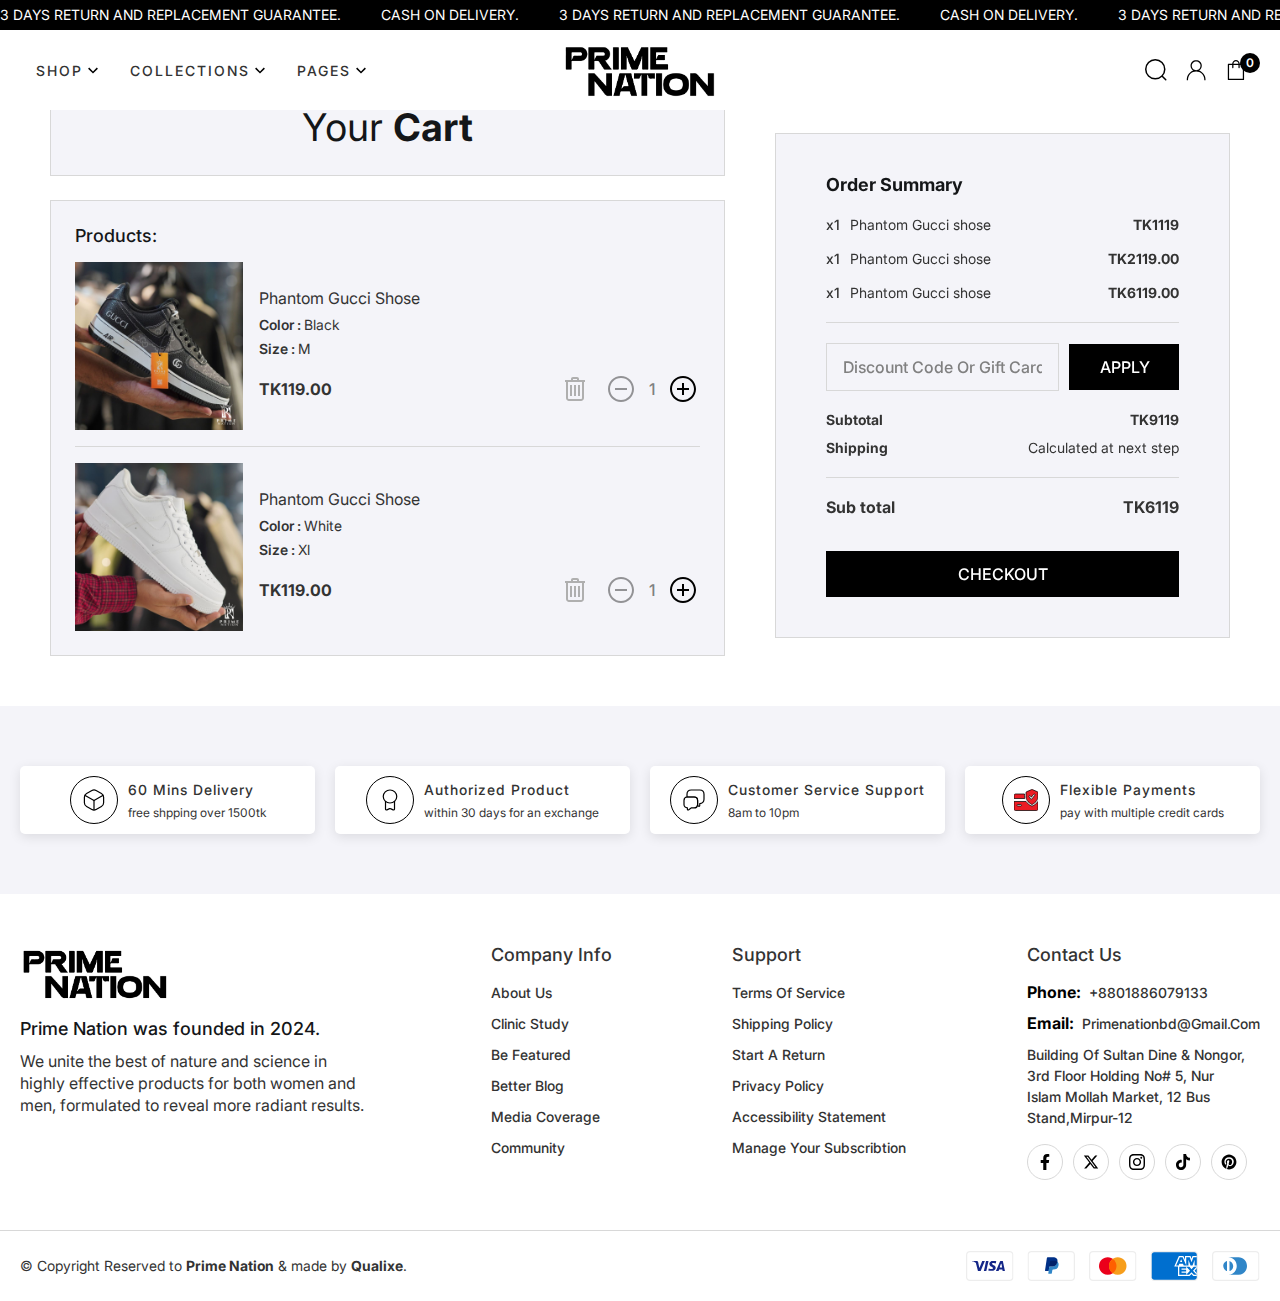
<file: cart.html>
<!DOCTYPE html>
<html lang="en">

<head>
	<meta charset="UTF-8">
	<meta name="viewport" content="width=device-width, initial-scale=1.0">
	<title>Cart</title>
	<!-- link css start -->
	<link rel="shortcut icon" href="./assets/images/logo.png" type="image/x-icon">
	<link rel="stylesheet" href="./assets/css/swiper-bundle.min.css">
	<link rel="stylesheet" href="./assets/css/footer.css">
	<link rel="stylesheet" href="./assets/css/card.css">
	<link rel="stylesheet" href="./assets/css/icon-item-section.css">
	<link rel="stylesheet" href="./assets/css/cart.css">
	<link rel="stylesheet" href="./assets/css/navbar.css">
	<link rel="stylesheet" href="./assets/css/topbar-section.css">
	<link rel="stylesheet" href="./assets/css/marque-slider.css">
	<link rel="stylesheet" href="./assets/css/main.css">
	<!-- link css end -->
</head>

<body>
<body>
  <header>
    <!-- topbar-section start -->
    <section class="topbar-section">
      <div class="top-bar">
        <!-- marque slider start -->
        <div class="marquee-slider marquee--hover-pause">
          <ul class="marquee__content">
            <li class="marquee-content-item">
              <p class="topbar-text">
                3 days return and replacement guarantee.
              </p>
            </li>
            <li class="marquee-content-item">
              <p class="topbar-text">Cash on delivery.</p>
            </li>
            <li class="marquee-content-item">
              <p class="topbar-text">
                3 days return and replacement guarantee.
              </p>
            </li>
            <li class="marquee-content-item">
              <p class="topbar-text">Cash on delivery.</p>
            </li>
            <li class="marquee-content-item">
              <p class="topbar-text">
                3 days return and replacement guarantee.
              </p>
            </li>
            <li class="marquee-content-item">
              <p class="topbar-text">Cash on delivery.</p>
            </li>
          </ul>
          <ul class="marquee__content">
            <li class="marquee-content-item">
              <p class="topbar-text">
                3 days return and replacement guarantee.
              </p>
            </li>
            <li class="marquee-content-item">
              <p class="topbar-text">Cash on delivery.</p>
            </li>
            <li class="marquee-content-item">
              <p class="topbar-text">
                3 days return and replacement guarantee.
              </p>
            </li>
            <li class="marquee-content-item">
              <p class="topbar-text">Cash on delivery.</p>
            </li>
            <li class="marquee-content-item">
              <p class="topbar-text">
                3 days return and replacement guarantee.
              </p>
            </li>
            <li class="marquee-content-item">
              <p class="topbar-text">Cash on delivery.</p>
            </li>
          </ul>
        </div>
        <!-- marque slider end -->
      </div>
    </section>
    <!-- topbar-section end -->

    <!-- navbar section start -->
    <nav class="navbar navbar-bg">
      <div class="container">
        <div class="navbar-wrapper">
          <div class="navbar-left">
            <div class="mobile-menu-btn">
              <div class="ham-menu">
                <span></span>
                <span></span>
                <span></span>
              </div>
            </div>
            <ul class="navbar-icons">
              <li>
                <span class="search-bar-open-btn">
                  <svg width="22" height="22" viewBox="0 0 22 22" fill="none" xmlns="http://www.w3.org/2000/svg">
                    <path
                      d="M17.25 17.25L20.75 20.75M19.75 10.25C19.75 5.00329 15.4967 0.75 10.25 0.75C5.00329 0.75 0.75 5.00329 0.75 10.25C0.75 15.4967 5.00329 19.75 10.25 19.75C15.4967 19.75 19.75 15.4967 19.75 10.25Z"
                      stroke="#000" stroke-width="1.5" stroke-linecap="round" stroke-linejoin="round"></path>
                  </svg>
                </span>
              </li>
            </ul>
            <div class="navbar-links-wrapper">
              <span class="mobile-menu-close-window-btn"></span>
              <div class="navbar-links-inner">
                <div class="nav-sidebar-top">
                  <div class="sidebar-title">
                    <p>categories</p>
                  </div>
                  <div class="mobile-menu-btn">
                    <div class="ham-menu">
                      <span></span>
                      <span></span>
                      <span></span>
                    </div>
                  </div>
                </div>
                <ul class="navbar-links">
                  <li class="navbar-link">
                    <div class="navbar-link-title">
                      <span>shop</span>
                      <span class="icon">
                        <svg focusable="false" viewBox="0 0 16 14" width="10" height="10"
                          xmlns="http://www.w3.org/2000/svg">
                          <path fill-rule="evenodd" clip-rule="evenodd"
                            d="M.116 4.884l1.768-1.768L8 9.232l6.116-6.116 1.768 1.768L8 12.768.116 4.884z"></path>
                        </svg>
                      </span>
                    </div>
                    <div class="navbar-link-content">
                      <div class="container">
                        <div class="navbar-img-link-content">
                          <div class="navbar-img-link-content-left">
                            <div class="navbar-img-link-content-left-item">
                              <p class="navbar-img-link-content-left-item-title">
                                Shop All
                              </p>
                              <ul>
                                <li><a href="collections.html">boots</a></li>
                                <li><a href="#">Casuals</a></li>
                                <li><a href="#">Comfort</a></li>
                                <li><a href="#">Formal</a></li>
                                <li><a href="#">Safety</a></li>
                                <li><a href="#">Sneakers</a></li>
                                <li><a href="#">Sandals</a></li>
                              </ul>
                            </div>
                            <div class="navbar-img-link-content-left-item">
                              <p class="navbar-img-link-content-left-item-title">
                                Occasion
                              </p>
                              <ul>
                                <li><a href="#">boots</a></li>
                                <li><a href="#">Casuals</a></li>
                                <li><a href="#">Comfort</a></li>
                                <li><a href="#">Formal</a></li>
                                <li><a href="#">Safety</a></li>
                                <li><a href="#">Sneakers</a></li>
                                <li><a href="#">Sandals</a></li>
                              </ul>
                            </div>
                            <div class="navbar-img-link-content-left-item">
                              <p class="navbar-img-link-content-left-item-title">
                                More
                              </p>
                              <ul>
                                <li><a href="#">boots</a></li>
                                <li><a href="#">Casuals</a></li>
                                <li><a href="#">Comfort</a></li>
                                <li><a href="#">Formal</a></li>
                                <li><a href="#">Safety</a></li>
                                <li><a href="#">Sneakers</a></li>
                                <li><a href="#">Sandals</a></li>
                              </ul>
                            </div>
                          </div>
                          <div class="navbar-img-link-content-right">
                            <div class="navbar-img-card">
                              <div class="product-card">
                                <div class="card-image-wrap">
                                  <div class="card-img">
                                    <a class="main-img" href="#">
                                      <img class="card_img" src="./assets/images/megamenu-img1.avif"
                                        alt="megamenu-img1.avif" />
                                    </a>
                                  </div>
                                </div>
                              </div>
                            </div>
                            <div class="navbar-img-card">
                              <div class="product-card">
                                <div class="card-image-wrap">
                                  <div class="card-img">
                                    <a class="main-img" href="#">
                                      <img class="card_img" src="./assets/images/megamenu-img2.avif"
                                        alt="megamenu-img2.avif" />
                                    </a>
                                  </div>
                                </div>
                              </div>
                            </div>
                          </div>
                        </div>
                      </div>
                    </div>
                  </li>
                  <li class="navbar-link">
                    <div class="navbar-link-title">
                      <span>Collections</span>
                      <span class="icon">
                        <svg focusable="false" viewBox="0 0 16 14" width="10" height="10"
                          xmlns="http://www.w3.org/2000/svg">
                          <path fill-rule="evenodd" clip-rule="evenodd"
                            d="M.116 4.884l1.768-1.768L8 9.232l6.116-6.116 1.768 1.768L8 12.768.116 4.884z"></path>
                        </svg>
                      </span>
                    </div>
                    <div class="navbar-link-content">
                      <div class="container">
                        <div class="navbar-img-link-content">
                          <div class="navbar-img-link-content-left">
                            <div class="navbar-img-link-content-left-item">
                              <p class="navbar-img-link-content-left-item-title">
                                Occasion
                              </p>
                              <ul>
                                <li><a href="#">Wedding Saree</a></li>
                                <li><a href="#">Bridal Saree</a></li>
                                <li><a href="#">Engagement Saree</a></li>
                                <li><a href="#">Party Saree</a></li>
                                <li><a href="#">Mehendi Saree</a></li>
                                <li><a href="#">Reception Saree</a></li>
                                <li><a href="#">Bridesmaid Saree</a></li>
                                <li><a href="#">Festive Saree</a></li>
                                <li><a href="#">Casual Saree</a></li>
                              </ul>
                            </div>
                            <div class="navbar-img-link-content-left-item">
                              <p class="navbar-img-link-content-left-item-title">
                                Style
                              </p>
                              <ul>
                                <li><a href="#">Embroidered Saree</a></li>
                                <li><a href="#">Stone Work Saree</a></li>
                                <li><a href="#">Hand Work Saree</a></li>
                                <li><a href="#">Printed Saree</a></li>
                                <li><a href="#">Katan Saree</a></li>
                                <li><a href="#">Kanchipuram Saree</a></li>
                                <li><a href="#">Gadwal Saree</a></li>
                                <li><a href="#">Half & Half Saree</a></li>
                                <li><a href="#">Woven Saree</a></li>
                                <li><a href="#">Khaddi Saree</a></li>
                                <li><a href="#">Catalogue Saree</a></li>
                                <li><a href="#">Ready Saree</a></li>
                              </ul>
                            </div>
                            <div class="navbar-img-link-content-left-item">
                              <p class="navbar-img-link-content-left-item-title">
                                Fabric
                              </p>
                              <ul>
                                <li><a href="#">Cotton Saree</a></li>
                                <li><a href="#">Silk Saree</a></li>
                                <li><a href="#">Half Silk Saree</a></li>
                                <li><a href="#">Art Silk Saree</a></li>
                                <li><a href="#">Georgette Saree</a></li>
                                <li><a href="#">Chiffon Saree</a></li>
                                <li><a href="#">Crepe Saree</a></li>
                                <li><a href="#">Muslin Saree</a></li>
                                <li><a href="#">Desi Cotton Saree</a></li>
                                <li><a href="#">Desi Silk Saree</a></li>
                                <li><a href="#">Jamdani Saree</a></li>
                              </ul>
                            </div>
                          </div>
                          <div class="navbar-img-link-content-right">
                            <div class="navbar-img-card">
                              <div class="product-card">
                                <div class="card-image-wrap">
                                  <div class="card-img">
                                    <a class="main-img" href="#">
                                      <img class="card_img" src="./assets/images/megamenu-img1.avif"
                                        alt="megamenu-img1.avif" />
                                    </a>
                                  </div>
                                </div>
                              </div>
                            </div>
                            <div class="navbar-img-card">
                              <div class="product-card">
                                <div class="card-image-wrap">
                                  <div class="card-img">
                                    <a class="main-img" href="#">
                                      <img class="card_img" src="./assets/images/megamenu-img2.avif"
                                        alt="megamenu-img2.avif" />
                                    </a>
                                  </div>
                                </div>
                              </div>
                            </div>
                          </div>
                        </div>
                      </div>
                    </div>
                  </li>
                  <li class="navbar-link">
                    <div class="dropdown-wrapper">
                      <div class="navbar-link-title dropdown-btn1">
                        pages
                        <span class="icon">
                          <svg focusable="false" viewBox="0 0 16 14" width="10" height="10"
                            xmlns="http://www.w3.org/2000/svg">
                            <path fill-rule="evenodd" clip-rule="evenodd"
                              d="M.116 4.884l1.768-1.768L8 9.232l6.116-6.116 1.768 1.768L8 12.768.116 4.884z"></path>
                          </svg>
                        </span>
                      </div>
                      <div class="sub-menu dropdown-sub-menu dropdown-sub-menu1">
                        <ul>
                          <li>
                            <a href="collections.html">collections</a>
                          </li>
                          <li>
                            <a href="product.html">product</a>
                          </li>
                          <li>
                            <a href="about.html">about</a>
                          </li>
                          <li>
                            <a href="history.html">history</a>
                          </li>
                          <li>
                            <div class="dropdown-wrapper2">
                              <div class="dropdown-nav-link-text dropdown-btn2">
                                blog<span class="icon">
                                  <svg focusable="false" viewBox="0 0 16 14" width="10" height="10"
                                    xmlns="http://www.w3.org/2000/svg">
                                    <path fill-rule="evenodd" clip-rule="evenodd"
                                      d="M.116 4.884l1.768-1.768L8 9.232l6.116-6.116 1.768 1.768L8 12.768.116 4.884z">
                                    </path>
                                  </svg>
                                </span>
                              </div>
                              <div class="sub-menu2 dropdown-sub-menu dropdown-sub-menu2">
                                <ul>
                                  <li>
                                    <a href="blog.html">blog all</a>
                                  </li>
                                  <li>
                                    <a href="article.html">article</a>
                                  </li>
                                </ul>
                              </div>
                            </div>
                          </li>
                          <li>
                            <a href="contact.html">contact</a>
                          </li>
                          <li>
                            <a href="cart.html">cart</a>
                          </li>
                          <li>
                            <a href="store.html">find store</a>
                          </li>
                          <li>
                            <a href="faq.html">faqs</a>
                          </li>
                          <li>
                            <a href="policy.html">policy</a>
                          </li>
                          <li>
                            <a href="return.html">Return</a>
                          </li>
                        </ul>
                      </div>
                    </div>
                  </li>
                </ul>
                <div class="navbar-sidebar-bottom">
                  <ul class="social-icons">
                    <li>
                      <a href="#">
                        <svg class="t4s-icon-facebook" role="presentation" viewBox="0 0 320 512">
                          <path
                            d="M279.14 288l14.22-92.66h-88.91v-60.13c0-25.35 12.42-50.06 52.24-50.06h40.42V6.26S260.43 0 225.36 0c-73.22 0-121.08 44.38-121.08 124.72v70.62H22.89V288h81.39v224h100.17V288z">
                          </path>
                        </svg>
                      </a>
                    </li>
                    <li>
                      <a href="#">
                        <svg width="16" height="16" viewBox="0 0 16 16" fill="none" xmlns="http://www.w3.org/2000/svg">
                          <path
                            d="M12.1624 1.5H14.3687L9.5499 7.00625L15.2187 14.5H10.7812L7.30303 9.95625L3.32803 14.5H1.11865L6.27178 8.60938L0.837402 1.5H5.3874L8.52803 5.65312L12.1624 1.5ZM11.3874 13.1812H12.6093L4.72178 2.75H3.40928L11.3874 13.1812Z"
                            fill="black"></path>
                        </svg>
                      </a>
                    </li>
                    <li>
                      <a href="#">
                        <svg width="14" height="14" viewBox="0 0 14 14" fill="none" xmlns="http://www.w3.org/2000/svg">
                          <path
                            d="M7.00303 3.40623C5.01553 3.40623 3.4124 5.00935 3.4124 6.99685C3.4124 8.98435 5.01553 10.5875 7.00303 10.5875C8.99053 10.5875 10.5937 8.98435 10.5937 6.99685C10.5937 5.00935 8.99053 3.40623 7.00303 3.40623ZM7.00303 9.33123C5.71865 9.33123 4.66865 8.28435 4.66865 6.99685C4.66865 5.70935 5.71553 4.66248 7.00303 4.66248C8.29053 4.66248 9.3374 5.70935 9.3374 6.99685C9.3374 8.28435 8.2874 9.33123 7.00303 9.33123ZM11.578 3.25935C11.578 3.72498 11.203 4.09685 10.7405 4.09685C10.2749 4.09685 9.90303 3.72185 9.90303 3.25935C9.90303 2.79685 10.278 2.42185 10.7405 2.42185C11.203 2.42185 11.578 2.79685 11.578 3.25935ZM13.9562 4.10935C13.903 2.98748 13.6468 1.99373 12.8249 1.17498C12.0062 0.356225 11.0124 0.0999756 9.89053 0.0437256C8.73428 -0.0218994 5.26865 -0.0218994 4.1124 0.0437256C2.99365 0.0968506 1.9999 0.353101 1.17803 1.17185C0.356152 1.9906 0.103027 2.98435 0.0467773 4.10623C-0.0188477 5.26248 -0.0188477 8.7281 0.0467773 9.88435C0.0999023 11.0062 0.356152 12 1.17803 12.8187C1.9999 13.6375 2.99053 13.8937 4.1124 13.95C5.26865 14.0156 8.73428 14.0156 9.89053 13.95C11.0124 13.8968 12.0062 13.6406 12.8249 12.8187C13.6437 12 13.8999 11.0062 13.9562 9.88435C14.0218 8.7281 14.0218 5.2656 13.9562 4.10935ZM12.4624 11.125C12.2187 11.7375 11.7468 12.2094 11.1312 12.4562C10.2093 12.8219 8.02178 12.7375 7.00303 12.7375C5.98428 12.7375 3.79365 12.8187 2.8749 12.4562C2.2624 12.2125 1.79053 11.7406 1.54365 11.125C1.17803 10.2031 1.2624 8.0156 1.2624 6.99685C1.2624 5.9781 1.18115 3.78748 1.54365 2.86873C1.7874 2.25623 2.25928 1.78435 2.8749 1.53748C3.79678 1.17185 5.98428 1.25623 7.00303 1.25623C8.02178 1.25623 10.2124 1.17498 11.1312 1.53748C11.7437 1.78123 12.2155 2.2531 12.4624 2.86873C12.828 3.7906 12.7437 5.9781 12.7437 6.99685C12.7437 8.0156 12.828 10.2062 12.4624 11.125Z"
                            fill="black"></path>
                        </svg>
                      </a>
                    </li>
                    <li>
                      <a href="#">
                        <svg width="14" height="16" viewBox="0 0 14 16" fill="none" xmlns="http://www.w3.org/2000/svg">
                          <path
                            d="M11.0578 2.50667C10.4503 1.81291 10.1155 0.922133 10.1156 0H7.36889V11.0222C7.34814 11.6188 7.09646 12.1841 6.66694 12.5987C6.23742 13.0133 5.66364 13.2448 5.06667 13.2444C3.80444 13.2444 2.75556 12.2133 2.75556 10.9333C2.75556 9.40444 4.23111 8.25778 5.75111 8.72889V5.92C2.68444 5.51111 0 7.89333 0 10.9333C0 13.8933 2.45333 16 5.05778 16C7.84889 16 10.1156 13.7333 10.1156 10.9333V5.34222C11.2293 6.14209 12.5665 6.57124 13.9378 6.56889V3.82222C13.9378 3.82222 12.2667 3.90222 11.0578 2.50667Z"
                            fill="black"></path>
                        </svg>
                      </a>
                    </li>
                    <li>
                      <a href="#">
                        <svg width="18" height="18" viewBox="0 0 18 18" fill="none" xmlns="http://www.w3.org/2000/svg">
                          <path
                            d="M6.53341 16.95C7.33341 17.1917 8.14175 17.3334 9.00008 17.3334C11.2102 17.3334 13.3298 16.4554 14.8926 14.8926C16.4554 13.3298 17.3334 11.2102 17.3334 9.00002C17.3334 7.90567 17.1179 6.82204 16.6991 5.81099C16.2803 4.79994 15.6665 3.88129 14.8926 3.10746C14.1188 2.33364 13.2002 1.71981 12.1891 1.30102C11.1781 0.882235 10.0944 0.666687 9.00008 0.666687C7.90573 0.666687 6.8221 0.882235 5.81105 1.30102C4.80001 1.71981 3.88135 2.33364 3.10752 3.10746C1.54472 4.67027 0.666748 6.78988 0.666748 9.00002C0.666748 12.5417 2.89175 15.5834 6.03341 16.7834C5.95841 16.1334 5.88341 15.0584 6.03341 14.3167L6.99175 10.2C6.99175 10.2 6.75008 9.71669 6.75008 8.95002C6.75008 7.80002 7.46675 6.94169 8.28341 6.94169C9.00008 6.94169 9.33341 7.46669 9.33341 8.14169C9.33341 8.85835 8.85841 9.88335 8.61675 10.8667C8.47508 11.6834 9.05008 12.4 9.88342 12.4C11.3667 12.4 12.5167 10.8167 12.5167 8.58335C12.5167 6.58335 11.0834 5.21669 9.02508 5.21669C6.67508 5.21669 5.29175 6.96669 5.29175 8.80835C5.29175 9.52502 5.52508 10.25 5.90841 10.725C5.98341 10.775 5.98342 10.8417 5.95842 10.9667L5.71675 11.875C5.71675 12.0167 5.62508 12.0667 5.48341 11.9667C4.41675 11.5 3.80008 9.98335 3.80008 8.75835C3.80008 6.12502 5.66675 3.73335 9.26675 3.73335C12.1334 3.73335 14.3667 5.79169 14.3667 8.52502C14.3667 11.3917 12.5917 13.6917 10.0501 13.6917C9.24175 13.6917 8.45008 13.2584 8.16675 12.75L7.60841 14.725C7.41675 15.4417 6.89175 16.4 6.53341 16.975V16.95Z"
                            fill="black"></path>
                        </svg>
                      </a>
                    </li>
                  </ul>
                </div>
              </div>
            </div>
          </div>
          <div class="navbar-middle">
            <div class="navbar-brand">
              <a href="index.html" class="navbar-logo">
                <img src="./assets/images/logo.png" alt="logo.png" />
              </a>
            </div>
          </div>
          <div class="navbar-right">
            <ul class="navbar-icons">
              <li>
                <span class="search-bar-open-btn">
                  <svg width="22" height="22" viewBox="0 0 22 22" fill="none" xmlns="http://www.w3.org/2000/svg">
                    <path
                      d="M17.25 17.25L20.75 20.75M19.75 10.25C19.75 5.00329 15.4967 0.75 10.25 0.75C5.00329 0.75 0.75 5.00329 0.75 10.25C0.75 15.4967 5.00329 19.75 10.25 19.75C15.4967 19.75 19.75 15.4967 19.75 10.25Z"
                      stroke="#000" stroke-width="1.5" stroke-linecap="round" stroke-linejoin="round"></path>
                  </svg>
                </span>
              </li>
              <li>
                <a href="#">
                  <svg aria-hidden="true" focusable="false" role="presentation" class="icon icon-theme-201"
                    viewBox="0 0 24 24" aca-font-size="13px" aca-line-height="17px" aca-letter-spacing="0pxpx">
                    <g aca-font-size="13px" aca-line-height="17px" aca-letter-spacing="0pxpx">
                      <path d="M4.023,22.167h-1.25v-0.625c0-1.042,0.163-2.034,0.488-2.979c0.325-0.944,0.778-1.807,1.357-2.588
		c0.579-0.781,1.266-1.458,2.061-2.031c0.794-0.573,1.66-1.016,2.598-1.328c-0.82-0.481-1.484-1.149-1.992-2.002
		C6.777,9.761,6.523,8.82,6.523,7.792c0-0.781,0.146-1.51,0.439-2.188c0.293-0.677,0.696-1.272,1.211-1.787
		c0.514-0.514,1.11-0.918,1.787-1.211c0.677-0.293,1.406-0.439,2.188-0.439s1.51,0.146,2.188,0.439
		c0.677,0.293,1.272,0.697,1.787,1.211c0.514,0.515,0.918,1.11,1.211,1.787c0.293,0.677,0.439,1.406,0.439,2.188
		c0,1.029-0.254,1.97-0.762,2.822c-0.508,0.853-1.172,1.521-1.992,2.002c0.938,0.313,1.803,0.755,2.598,1.328
		c0.794,0.573,1.481,1.25,2.061,2.031c0.579,0.781,1.032,1.644,1.357,2.588c0.325,0.944,0.488,1.937,0.488,2.979v0.625h-1.25v-0.625
		c0-1.12-0.212-2.174-0.635-3.164c-0.423-0.989-1.003-1.852-1.738-2.588c-0.736-0.735-1.599-1.315-2.588-1.738
		c-0.99-0.423-2.044-0.635-3.164-0.635c-1.12,0-2.175,0.212-3.164,0.635c-0.99,0.423-1.853,1.003-2.588,1.738
		c-0.736,0.736-1.315,1.599-1.738,2.588c-0.423,0.99-0.635,2.044-0.635,3.164V22.167z M8.115,9.491c0.228,0.534,0.54,1,0.938,1.396
		c0.397,0.397,0.862,0.71,1.396,0.938c0.534,0.228,1.1,0.342,1.699,0.342c0.599,0,1.165-0.114,1.699-0.342
		c0.534-0.228,0.999-0.54,1.396-0.938c0.397-0.397,0.709-0.862,0.938-1.396c0.228-0.534,0.342-1.1,0.342-1.699
		c0-0.599-0.114-1.165-0.342-1.699c-0.228-0.534-0.541-0.999-0.938-1.396c-0.397-0.397-0.863-0.709-1.396-0.937
		c-0.534-0.228-1.101-0.342-1.699-0.342c-0.599,0-1.166,0.114-1.699,0.342c-0.534,0.228-1,0.541-1.396,0.937
		c-0.397,0.397-0.71,0.863-0.938,1.396C7.887,6.627,7.773,7.193,7.773,7.792C7.773,8.391,7.887,8.957,8.115,9.491z"
                        aca-font-size="13px" aca-line-height="17px" aca-letter-spacing="0pxpx"></path>
                    </g>
                  </svg>
                </a>
              </li>
              <li>
                <span class="side-cart-btn">
                  <span class="cart-count">0</span>
                  <svg aria-hidden="true" focusable="false" role="presentation" class="icon icon-theme-109"
                    viewBox="0 0 24 24" aca-font-size="13px" aca-line-height="17px" aca-letter-spacing="0pxpx">
                    <g aca-font-size="13px" aca-line-height="17px" aca-letter-spacing="0pxpx">
                      <path d="M19.884,21.897c-0.124,0.124-0.271,0.186-0.439,0.186h-15c-0.169,0-0.315-0.062-0.439-0.186
		c-0.124-0.124-0.186-0.271-0.186-0.439v-15c0-0.169,0.062-0.315,0.186-0.439c0.124-0.124,0.271-0.186,0.439-0.186h3.75
		c0-1.028,0.368-1.911,1.104-2.646c0.735-0.735,1.618-1.104,2.646-1.104s1.911,0.368,2.646,1.104
		c0.735,0.736,1.104,1.618,1.104,2.646h3.75c0.169,0,0.315,0.062,0.439,0.186c0.124,0.124,0.186,0.271,0.186,0.439v15
		C20.069,21.627,20.008,21.773,19.884,21.897z M18.819,7.083h-3.125v2.5c0,0.169-0.062,0.316-0.186,0.439
		c-0.124,0.124-0.271,0.186-0.439,0.186s-0.315-0.062-0.439-0.186c-0.124-0.124-0.186-0.27-0.186-0.439v-2.5h-5v2.5
		c0,0.169-0.062,0.316-0.186,0.439c-0.124,0.124-0.271,0.186-0.439,0.186s-0.315-0.062-0.439-0.186
		c-0.124-0.124-0.186-0.27-0.186-0.439v-2.5H5.069v13.75h13.75V7.083z M10.177,4.065C9.688,4.554,9.444,5.143,9.444,5.833h5
		c0-0.69-0.244-1.279-0.732-1.768s-1.077-0.732-1.768-0.732S10.665,3.577,10.177,4.065z" aca-font-size="13px"
                        aca-line-height="17px" aca-letter-spacing="0pxpx"></path>
                    </g>
                  </svg>
                </span>
              </li>
            </ul>
          </div>
        </div>
      </div>
    </nav>
    <!-- navbar section end -->

    <!-- search-bar start -->
    <div class="search-bar-overlay">
      <span class="search-bar-close-window-btn"></span>
      <div class="search-bar-inner">
        <button class="search-close-btn">
          <svg width="24" height="24" viewBox="0 0 18 18" fill="none" xmlns="http://www.w3.org/2000/svg">
            <path d="M3 15L15 3" stroke="#232323" stroke-width="1.5" stroke-linecap="round" stroke-linejoin="round">
            </path>
            <path d="M15 15L3 3" stroke="#232323" stroke-width="1.5" stroke-linecap="round" stroke-linejoin="round">
            </path>
          </svg>
        </button>
        <div class="navbar-search-bar">
          <input type="text" placeholder="search product" />
          <button class="search-btn">
            <svg width="22" height="22" viewBox="0 0 22 22" fill="none" xmlns="http://www.w3.org/2000/svg">
              <path
                d="M17.25 17.25L20.75 20.75M19.75 10.25C19.75 5.00329 15.4967 0.75 10.25 0.75C5.00329 0.75 0.75 5.00329 0.75 10.25C0.75 15.4967 5.00329 19.75 10.25 19.75C15.4967 19.75 19.75 15.4967 19.75 10.25Z"
                stroke="#fff" stroke-width="1.5" stroke-linecap="round" stroke-linejoin="round"></path>
            </svg>
          </button>
        </div>
      </div>
    </div>
    <!-- searchbar end -->
  </header>

	<main>
  <!-- cart section start -->
		<section class="cart-section">
			<div class="cart-wrapper">
				<div class="cart-product-content-area">
					<div class="cart-product-content-top">
						<div class="section-heading-wrapper">
							<h2 class="section-heading">your <strong>cart</strong></h2>
						</div>
					</div>
					<div class="cart-product-wrapper">
						<h6 class="cart-product-wrapper-title">products:</h6>
						<div class="cart-product-items">
							<div class="cart-product-item">
								<div class="cart-product-img">
									<img src="./assets/images/product-img1.jpg" alt="product-img1.jpg">
								</div>
								<div class="cart-product-content">
									<p class="cart-product-title"><a href="#">Phantom Gucci shose</a></p>
									<div class="cart-product-varient">
										<p><span>color</span> : <span>Black</span></p>
										<p><span>size</span> : <span>m</span></p>
									</div>
									<div class="cart-product-btm">
										<p class="cart-product-price"><strong>tk119.00</strong></p>
										<div class="dlt-btn-with-cart-quantity">
											<button class="cart-delete-btn">
												<svg width="20" height="24" viewBox="0 0 20 24" fill="none" xmlns="http://www.w3.org/2000/svg">
													<path
														d="M8 0C7.478 0 6.94 0.185 6.562 0.563C6.184 0.941 6 1.478 6 2V3H0V5H1V21C1 22.645 2.355 24 4 24H16C17.645 24 19 22.645 19 21V5H20V3H14V2C14 1.478 13.815 0.94 13.437 0.562C13.06 0.186 12.523 0 12 0H8ZM8 2H12V3H8V2ZM3 5H17V21C17 21.555 16.555 22 16 22H4C3.445 22 3 21.555 3 21V5ZM5 8V19H7V8H5ZM9 8V19H11V8H9ZM13 8V19H15V8H13Z"
														fill="#AFAFAF" />
												</svg>
											</button>
											<div class="cart-quantity-wrap">
												<button class="cart-quantity-decrease disabled">
													<svg width="32" height="32" viewBox="0 0 32 32" fill="none"
														xmlns="http://www.w3.org/2000/svg">
														<path
															d="M16.0002 3C8.83224 3 3.00024 8.832 3.00024 16C3.00024 23.168 8.83224 29 16.0002 29C23.1682 29 29.0002 23.168 29.0002 16C29.0002 8.832 23.1682 3 16.0002 3ZM16.0002 5C22.0872 5 27.0002 9.913 27.0002 16C27.0002 22.087 22.0872 27 16.0002 27C9.91324 27 5.00024 22.087 5.00024 16C5.00024 9.913 9.91324 5 16.0002 5ZM10.0002 15V17H22.0002V15H10.0002Z"
															fill="black" fill-opacity="0.4" />
													</svg>
												</button>
												<input type="number" class="cart-quantity-number" placeholder="1">
												<button class="cart-quantity-increase">
													<svg width="32" height="32" viewBox="0 0 32 32" fill="none"
														xmlns="http://www.w3.org/2000/svg">
														<path
															d="M15.9998 3C8.83176 3 2.99976 8.832 2.99976 16C2.99976 23.168 8.83176 29 15.9998 29C23.1678 29 28.9998 23.168 28.9998 16C28.9998 8.832 23.1678 3 15.9998 3ZM15.9998 5C22.0868 5 26.9998 9.913 26.9998 16C26.9998 22.087 22.0868 27 15.9998 27C9.91276 27 4.99976 22.087 4.99976 16C4.99976 9.913 9.91276 5 15.9998 5ZM14.9998 10V15H9.99976V17H14.9998V22H16.9998V17H21.9998V15H16.9998V10H14.9998Z"
															fill="black" />
													</svg>
												</button>
											</div>
										</div>
									</div>
								</div>
							</div>
							<div class="cart-product-item">
								<div class="cart-product-img">
									<img src="./assets/images/product-img5.jpg" alt="product-img5.jpg">
								</div>
								<div class="cart-product-content">
									<p class="cart-product-title"><a href="#">Phantom Gucci shose</a></p>
									<div class="cart-product-varient">
										<p><span>color</span> : <span>white</span></p>
										<p><span>size</span> : <span>xl</span></p>
									</div>
									<div class="cart-product-btm">
										<p class="cart-product-price"><strong>tk119.00</strong></p>
										<div class="dlt-btn-with-cart-quantity">
											<button class="cart-delete-btn">
												<svg width="20" height="24" viewBox="0 0 20 24" fill="none" xmlns="http://www.w3.org/2000/svg">
													<path
														d="M8 0C7.478 0 6.94 0.185 6.562 0.563C6.184 0.941 6 1.478 6 2V3H0V5H1V21C1 22.645 2.355 24 4 24H16C17.645 24 19 22.645 19 21V5H20V3H14V2C14 1.478 13.815 0.94 13.437 0.562C13.06 0.186 12.523 0 12 0H8ZM8 2H12V3H8V2ZM3 5H17V21C17 21.555 16.555 22 16 22H4C3.445 22 3 21.555 3 21V5ZM5 8V19H7V8H5ZM9 8V19H11V8H9ZM13 8V19H15V8H13Z"
														fill="#AFAFAF" />
												</svg>
											</button>
											<div class="cart-quantity-wrap">
												<button class="cart-quantity-decrease disabled">
													<svg width="32" height="32" viewBox="0 0 32 32" fill="none"
														xmlns="http://www.w3.org/2000/svg">
														<path
															d="M16.0002 3C8.83224 3 3.00024 8.832 3.00024 16C3.00024 23.168 8.83224 29 16.0002 29C23.1682 29 29.0002 23.168 29.0002 16C29.0002 8.832 23.1682 3 16.0002 3ZM16.0002 5C22.0872 5 27.0002 9.913 27.0002 16C27.0002 22.087 22.0872 27 16.0002 27C9.91324 27 5.00024 22.087 5.00024 16C5.00024 9.913 9.91324 5 16.0002 5ZM10.0002 15V17H22.0002V15H10.0002Z"
															fill="black" fill-opacity="0.4" />
													</svg>
												</button>
												<input type="number" class="cart-quantity-number" placeholder="1">
												<button class="cart-quantity-increase">
													<svg width="32" height="32" viewBox="0 0 32 32" fill="none"
														xmlns="http://www.w3.org/2000/svg">
														<path
															d="M15.9998 3C8.83176 3 2.99976 8.832 2.99976 16C2.99976 23.168 8.83176 29 15.9998 29C23.1678 29 28.9998 23.168 28.9998 16C28.9998 8.832 23.1678 3 15.9998 3ZM15.9998 5C22.0868 5 26.9998 9.913 26.9998 16C26.9998 22.087 22.0868 27 15.9998 27C9.91276 27 4.99976 22.087 4.99976 16C4.99976 9.913 9.91276 5 15.9998 5ZM14.9998 10V15H9.99976V17H14.9998V22H16.9998V17H21.9998V15H16.9998V10H14.9998Z"
															fill="black" />
													</svg>
												</button>
											</div>
										</div>
									</div>
								</div>
							</div>
						</div>
					</div>
				</div>
				<div class="cart-product-summary-content">
					<div class="cart-product-summary">
						<h6 class="cart-product-summary-title">order summary</h6>
						<div class="cart-product-summary-items">
							<div class="cart-product-summary-item">
								<ul class="cart-product-summary-list order-list">
									<li>
										<p><span>x1</span>Phantom Gucci shose</p>
										<p><strong class="price">tk1119</strong></p>
									</li>
									<li>
										<p><span>x1</span>Phantom Gucci shose</p>
										<p><strong class="price">tk2119.00</strong></p>
									</li>
									<li>
										<p><span>x1</span>Phantom Gucci shose</p>
										<p><strong class="price">tk6119.00</strong></p>
									</li>
								</ul>
							</div>
							<div class="cart-product-summary-item">
								<div class="cart-product-discount">
									<input class="cart-product-discount-field" type="text" placeholder="Discount code or gift card">
									<button class="btn primary-btn">apply<span></span></button>
								</div>
								<ul class="cart-product-summary-list">
									<li>
										<p><strong>Subtotal</strong></p>
										<p><strong class="price">tk9119</strong></p>
									</li>
									<li>
										<p><strong>Shipping</strong></p>
										<p>Calculated at next step</p>
									</li>
								</ul>
							</div>
							<div class="cart-product-summary-item">
								<ul class="cart-product-summary-list total-price-list">
									<li>
										<p><strong>Sub total</strong></p>
										<p><strong class="price">tk6119</strong></p>
									</li>
								</ul>
							</div>
						</div>
						<div class="cart-checkout-btn">
							<a href="#" class="btn primary-btn">checkout<span></span></a>
						</div>
					</div>
				</div>
			</div>
		</section>
	<!-- cart section end -->

		<!-- icon-item-section start -->
		<section class="section icon-item-section">
			<div class="container">
				<div class="icon-items">
					<div class="icon-item">
						<span class="icon">
							<svg width="30" height="30" viewBox="0 0 30 30" fill="none" xmlns="http://www.w3.org/2000/svg">
								<path d="M3.96249 9.2998L15 15.6873L25.9625 9.3373" stroke="#232323" stroke-width="1.5"
									stroke-linecap="round" stroke-linejoin="round"></path>
								<path d="M15 27.0123V15.6748" stroke="#232323" stroke-width="1.5" stroke-linecap="round"
									stroke-linejoin="round"></path>
								<path
									d="M12.4125 3.10011L5.7375 6.80011C4.225 7.63761 2.9875 9.73761 2.9875 11.4626V18.5251C2.9875 20.2501 4.225 22.3501 5.7375 23.1876L12.4125 26.9001C13.8375 27.6876 16.175 27.6876 17.6 26.9001L24.275 23.1876C25.7875 22.3501 27.025 20.2501 27.025 18.5251V11.4626C27.025 9.73761 25.7875 7.63761 24.275 6.80011L17.6 3.08761C16.1625 2.30011 13.8375 2.30011 12.4125 3.10011Z"
									stroke="#232323" stroke-width="1.5" stroke-linecap="round" stroke-linejoin="round">
								</path>
							</svg>
						</span>
						<div class="icon-item-content">
							<p class="icon-item-title">60 mins delivery</p>
							<p class="icon-item-text">free shpping over 1500tk</p>
						</div>
					</div>
					<div class="icon-item">
						<span class="icon">
							<svg width="30" height="30" viewBox="0 0 30 30" fill="none" xmlns="http://www.w3.org/2000/svg">
								<path
									d="M15 18.75C19.6599 18.75 23.4375 15.1123 23.4375 10.625C23.4375 6.13769 19.6599 2.5 15 2.5C10.3401 2.5 6.5625 6.13769 6.5625 10.625C6.5625 15.1123 10.3401 18.75 15 18.75Z"
									stroke="#232323" stroke-width="1.5" stroke-linecap="round" stroke-linejoin="round"></path>
								<path
									d="M9.39993 16.8998L9.38745 26.1248C9.38745 27.2498 10.175 27.7998 11.15 27.3373L14.4999 25.7498C14.7749 25.6123 15.2374 25.6123 15.5124 25.7498L18.8749 27.3373C19.8374 27.7873 20.6375 27.2498 20.6375 26.1248V16.6748"
									stroke="#232323" stroke-width="1.5" stroke-linecap="round" stroke-linejoin="round"></path>
							</svg>
						</span>
						<div class="icon-item-content">
							<p class="icon-item-title">authorized product</p>
							<p class="icon-item-text">within 30 days for an exchange</p>
						</div>
					</div>
					<div class="icon-item">
						<span class="icon">
							<svg width="30" height="30" viewBox="0 0 30 30" fill="none" xmlns="http://www.w3.org/2000/svg">
								<path
									d="M27.5 7.8125V14.1875C27.5 15.775 26.975 17.1125 26.0375 18.0375C25.1125 18.975 23.775 19.5 22.1875 19.5V21.7625C22.1875 22.6125 21.2375 23.125 20.5375 22.65L19.325 21.85C19.4375 21.4625 19.4875 21.0375 19.4875 20.5875V15.5C19.4875 12.95 17.7875 11.25 15.2375 11.25H6.74999C6.57499 11.25 6.4125 11.2625 6.25 11.275V7.8125C6.25 4.625 8.375 2.5 11.5625 2.5H22.1875C25.375 2.5 27.5 4.625 27.5 7.8125Z"
									stroke="#232323" stroke-width="1.5" stroke-miterlimit="10" stroke-linecap="round"
									stroke-linejoin="round"></path>
								<path
									d="M19.4875 15.5V20.5875C19.4875 21.0375 19.4375 21.4625 19.325 21.85C18.8625 23.6875 17.3375 24.8375 15.2375 24.8375H11.8375L8.0625 27.35C7.5 27.7375 6.74999 27.325 6.74999 26.65V24.8375C5.47499 24.8375 4.4125 24.4125 3.675 23.675C2.925 22.925 2.5 21.8625 2.5 20.5875V15.5C2.5 13.125 3.975 11.4875 6.25 11.275C6.4125 11.2625 6.57499 11.25 6.74999 11.25H15.2375C17.7875 11.25 19.4875 12.95 19.4875 15.5Z"
									stroke="#232323" stroke-width="1.5" stroke-miterlimit="10" stroke-linecap="round"
									stroke-linejoin="round"></path>
							</svg>
						</span>
						<div class="icon-item-content">
							<p class="icon-item-title">customer service support</p>
							<p class="icon-item-text">8am to 10pm</p>
						</div>
					</div>
					<div class="icon-item">
						<span class="icon">
							<svg width="30" height="30" viewBox="0 0 33 33" fill="none" xmlns="http://www.w3.org/2000/svg">
								<path
									d="M14.4375 10.312V8.24951H2.0625C0.926063 8.24951 0 9.17557 0 10.312V14.437H14.8727C14.586 13.1768 14.4375 11.8197 14.4375 10.312Z"
									fill="#ec1c24"></path>
								<path
									d="M32.9154 18.562C31.5088 20.7297 29.3638 22.5736 26.2907 24.3391C25.8184 24.6093 25.2862 24.7495 24.75 24.7495C24.2138 24.7495 23.6816 24.6093 23.2155 24.3432C20.1424 22.5736 17.9974 20.7276 16.5887 18.562H0V28.8745C0 30.013 0.926063 30.937 2.0625 30.937H30.9375C32.076 30.937 33 30.013 33 28.8745V18.562H32.9154ZM9.28125 24.7495H5.15625C4.587 24.7495 4.125 24.2875 4.125 23.7183C4.125 23.149 4.587 22.687 5.15625 22.687H9.28125C9.8505 22.687 10.3125 23.149 10.3125 23.7183C10.3125 24.2875 9.8505 24.7495 9.28125 24.7495Z"
									fill="#ec1c24"></path>
								<path
									d="M32.3751 5.24027L25.1563 2.14652C24.8944 2.03514 24.6036 2.03514 24.3416 2.14652L17.1229 5.24027C16.7454 5.40114 16.5 5.77446 16.5 6.18696V10.312C16.5 15.9859 18.5976 19.3024 24.2364 22.5508C24.3953 22.6416 24.5726 22.687 24.75 22.687C24.9274 22.687 25.1047 22.6416 25.2636 22.5508C30.9024 19.3106 33 15.9941 33 10.312V6.18696C33 5.77446 32.7546 5.40114 32.3751 5.24027ZM28.6502 9.92627L24.5252 15.0825C24.3272 15.3259 24.0302 15.4682 23.7188 15.4682C23.7043 15.4682 23.6878 15.4682 23.6754 15.4682C23.3475 15.4538 23.0443 15.2846 22.8607 15.0103L20.7982 11.9166C20.4827 11.4422 20.6106 10.8028 21.0849 10.4873C21.5552 10.1738 22.1966 10.2975 22.5143 10.774L23.7951 12.6941L27.0373 8.63927C27.3941 8.19583 28.0438 8.12571 28.4873 8.47839C28.9328 8.83108 29.0029 9.48077 28.6502 9.92627Z"
									fill="#ec1c24"></path>
							</svg>
						</span>
						<div class="icon-item-content">
							<p class="icon-item-title">flexible payments</p>
							<p class="icon-item-text">pay with multiple credit cards</p>
						</div>
					</div>
				</div>
			</div>
		</section>
		<!-- icon-item-section end -->

		<!-- cart-sidebar start -->
		<div class="cart-sidebar">
			<button class="cart-sidebar-close-window-btn"></button>
			<div class="cart-sidebar-box active">
				<div class="side-cart-top">
					<p class="side-cart-heading">YOUR CART</p>
					<div class="side-cart-heading-icon-wrap">
						<span class="icon">
							<i class="fa-solid fa-bag-shopping"></i>
						</span>
						<span class="side-cart-item-number">0</span>
					</div>
					<button title="close" class="side-cart-close-btn">
						<svg width="24" height="24" viewBox="0 0 18 18" fill="none" xmlns="http://www.w3.org/2000/svg">
							<path d="M3 15L15 3" stroke="#fff" stroke-width="1.5" stroke-linecap="round" stroke-linejoin="round">
							</path>
							<path d="M15 15L3 3" stroke="#fff" stroke-width="1.5" stroke-linecap="round" stroke-linejoin="round">
							</path>
						</svg>
					</button>
				</div>
				<div class="side-cart-empty">
					<div class="side-cart-empty-text">
						<h3>
							Your Cart Is Empty
						</h3>
					</div>
				</div>
				<div class="side-cart-product-content">
					<div class="side-cart-progress-bar-area">
						<p class="side-cart-progress-bar-text">Add another <strong>TK500</strong> to take advantage of
							<strong>Free
								Delivery</strong>.
						</p>
						<input type="range" value="60" min="0" max="100" step="1" class="progress">
					</div>
					<div class="side-cart-product-item-wrapper">
						<div class="cart-product-items">
							<div class="cart-product-item">
								<div class="cart-product-img">
									<img src="./assets/images/product-img1.jpg" alt="product-img1.jpg">
								</div>
								<div class="cart-product-content">
									<p class="cart-product-title"><a href="#">Phantom Gucci shose</a></p>
									<div class="cart-product-varient">
										<p><span>color</span> : <span>black</span></p>
										<p><span>size</span> : <span>m</span></p>
									</div>
									<div class="cart-product-btm">
										<p class="cart-product-price"><strong>TK119.00</strong></p>
										<div class="dlt-btn-with-cart-quantity">
											<button class="cart-delete-btn">
												<svg width="20" height="24" viewBox="0 0 20 24" fill="none" xmlns="http://www.w3.org/2000/svg">
													<path
														d="M8 0C7.478 0 6.94 0.185 6.562 0.563C6.184 0.941 6 1.478 6 2V3H0V5H1V21C1 22.645 2.355 24 4 24H16C17.645 24 19 22.645 19 21V5H20V3H14V2C14 1.478 13.815 0.94 13.437 0.562C13.06 0.186 12.523 0 12 0H8ZM8 2H12V3H8V2ZM3 5H17V21C17 21.555 16.555 22 16 22H4C3.445 22 3 21.555 3 21V5ZM5 8V19H7V8H5ZM9 8V19H11V8H9ZM13 8V19H15V8H13Z"
														fill="#AFAFAF" />
												</svg>
											</button>
											<div class="cart-quantity-wrap">
												<button class="cart-quantity-decrease disabled">
													<svg width="32" height="32" viewBox="0 0 32 32" fill="none"
														xmlns="http://www.w3.org/2000/svg">
														<path
															d="M16.0002 3C8.83224 3 3.00024 8.832 3.00024 16C3.00024 23.168 8.83224 29 16.0002 29C23.1682 29 29.0002 23.168 29.0002 16C29.0002 8.832 23.1682 3 16.0002 3ZM16.0002 5C22.0872 5 27.0002 9.913 27.0002 16C27.0002 22.087 22.0872 27 16.0002 27C9.91324 27 5.00024 22.087 5.00024 16C5.00024 9.913 9.91324 5 16.0002 5ZM10.0002 15V17H22.0002V15H10.0002Z"
															fill="black" />
													</svg>
												</button>
												<input type="number" class="cart-quantity-number" placeholder="1">
												<button class="cart-quantity-increase">
													<svg width="32" height="32" viewBox="0 0 32 32" fill="none"
														xmlns="http://www.w3.org/2000/svg">
														<path
															d="M15.9998 3C8.83176 3 2.99976 8.832 2.99976 16C2.99976 23.168 8.83176 29 15.9998 29C23.1678 29 28.9998 23.168 28.9998 16C28.9998 8.832 23.1678 3 15.9998 3ZM15.9998 5C22.0868 5 26.9998 9.913 26.9998 16C26.9998 22.087 22.0868 27 15.9998 27C9.91276 27 4.99976 22.087 4.99976 16C4.99976 9.913 9.91276 5 15.9998 5ZM14.9998 10V15H9.99976V17H14.9998V22H16.9998V17H21.9998V15H16.9998V10H14.9998Z"
															fill="black" />
													</svg>
												</button>
											</div>
										</div>
									</div>
								</div>
							</div>
							<div class="cart-product-item">
								<div class="cart-product-img">
									<img src="./assets/images/product-img5.jpg" alt="product-img5.jpg">
								</div>
								<div class="cart-product-content">
									<p class="cart-product-title"><a href="#">Phantom Gucci shose</a></p>
									<div class="cart-product-varient">
										<p><span>color</span> : <span>white</span></p>
										<p><span>size</span> : <span>xl</span></p>
									</div>
									<div class="cart-product-btm">
										<p class="cart-product-price"><strong>TK1189.00</strong></p>
										<div class="dlt-btn-with-cart-quantity">
											<button class="cart-delete-btn">
												<svg width="20" height="24" viewBox="0 0 20 24" fill="none" xmlns="http://www.w3.org/2000/svg">
													<path
														d="M8 0C7.478 0 6.94 0.185 6.562 0.563C6.184 0.941 6 1.478 6 2V3H0V5H1V21C1 22.645 2.355 24 4 24H16C17.645 24 19 22.645 19 21V5H20V3H14V2C14 1.478 13.815 0.94 13.437 0.562C13.06 0.186 12.523 0 12 0H8ZM8 2H12V3H8V2ZM3 5H17V21C17 21.555 16.555 22 16 22H4C3.445 22 3 21.555 3 21V5ZM5 8V19H7V8H5ZM9 8V19H11V8H9ZM13 8V19H15V8H13Z"
														fill="#AFAFAF" />
												</svg>
											</button>
											<div class="cart-quantity-wrap">
												<button class="cart-quantity-decrease disabled">
													<svg width="32" height="32" viewBox="0 0 32 32" fill="none"
														xmlns="http://www.w3.org/2000/svg">
														<path
															d="M16.0002 3C8.83224 3 3.00024 8.832 3.00024 16C3.00024 23.168 8.83224 29 16.0002 29C23.1682 29 29.0002 23.168 29.0002 16C29.0002 8.832 23.1682 3 16.0002 3ZM16.0002 5C22.0872 5 27.0002 9.913 27.0002 16C27.0002 22.087 22.0872 27 16.0002 27C9.91324 27 5.00024 22.087 5.00024 16C5.00024 9.913 9.91324 5 16.0002 5ZM10.0002 15V17H22.0002V15H10.0002Z"
															fill="black" />
													</svg>
												</button>
												<input type="number" class="cart-quantity-number" placeholder="1">
												<button class="cart-quantity-increase">
													<svg width="32" height="32" viewBox="0 0 32 32" fill="none"
														xmlns="http://www.w3.org/2000/svg">
														<path
															d="M15.9998 3C8.83176 3 2.99976 8.832 2.99976 16C2.99976 23.168 8.83176 29 15.9998 29C23.1678 29 28.9998 23.168 28.9998 16C28.9998 8.832 23.1678 3 15.9998 3ZM15.9998 5C22.0868 5 26.9998 9.913 26.9998 16C26.9998 22.087 22.0868 27 15.9998 27C9.91276 27 4.99976 22.087 4.99976 16C4.99976 9.913 9.91276 5 15.9998 5ZM14.9998 10V15H9.99976V17H14.9998V22H16.9998V17H21.9998V15H16.9998V10H14.9998Z"
															fill="black" />
													</svg>
												</button>
											</div>
										</div>
									</div>
								</div>
							</div>
						</div>
					</div>
					<div class="side-cart-product-content-footer">
						<div class="side-cart-product-price-wrap">
							<p>Subtotal</p>
							<p>TK218</p>
						</div>
						<div class="side-cart-checkout-btn">
							<a href="#" class="btn secondary-btn">view cart<span></span></a>
							<a href="#" class="btn primary-btn">checkout <span></span></a>
						</div>
						<p class="side-cart-checkout-text">
							Shipping, taxes, and discount codes calculated at checkout.
						</p>
					</div>
				</div>
			</div>
		</div>
		<!-- cart-sidebar end -->
	</main>


	<!-- footer section start -->
	<footer class="footer-section">
		<div class="container">
			<div class="footer-items">
				<div class="footer-item">
					<div class="footer-logo">
						<a href="#">
							<img src="./assets/images/logo.png" alt="logo.png">
						</a>
					</div>
					<div class="footer-content">
						<h6 class="footer-content-title">Prime Nation was founded in 2024.</h6>
						<p class="footer-content-text">We unite the best of nature and science in highly effective
							products for
							both women and men, formulated to reveal more radiant results.</p>
					</div>
				</div>
				<div class="footer-item">
					<h6 class="footer-item-title">Company Info</h6>
					<ul class="footer-list">
						<li><a href="#">About Us</a></li>
						<li><a href="#">Clinic Study</a></li>
						<li><a href="#">Be Featured</a></li>
						<li><a href="#">Better Blog</a></li>
						<li><a href="#">Media Coverage</a></li>
						<li><a href="#">Community</a></li>
					</ul>
				</div>
				<div class="footer-item">
					<h6 class="footer-item-title">Support</h6>
					<ul class="footer-list">
						<li><a href="#">Terms of Service</a></li>
						<li><a href="#">Shipping Policy</a></li>
						<li><a href="#">Start a Return</a></li>
						<li><a href="#">Privacy Policy</a></li>
						<li><a href="#">Accessibility Statement</a></li>
						<li><a href="#">Manage your Subscribtion</a></li>
					</ul>
				</div>
				<div class="footer-item">
					<h6 class="footer-item-title">Contact Us</h6>
					<ul class="footer-list">
						<li><strong>phone:</strong><a href="#">+8801886079133</a></li>
						<li><strong>Email:</strong><a href="#">primenationbd@gmail.com</a></li>
						<li>
							<p>Building of Sultan Dine & Nongor, 3rd Floor Holding No# 5, Nur Islam Mollah Market, 12 Bus
								stand,Mirpur-12</p>
						</li>
					</ul>
					<div class="footer-icons">
						<ul class="social-icons">
							<li>
								<a href="#">
									<svg class=" t4s-icon-facebook" role="presentation" viewBox="0 0 320 512">
										<path
											d="M279.14 288l14.22-92.66h-88.91v-60.13c0-25.35 12.42-50.06 52.24-50.06h40.42V6.26S260.43 0 225.36 0c-73.22 0-121.08 44.38-121.08 124.72v70.62H22.89V288h81.39v224h100.17V288z">
										</path>
									</svg>
								</a>
							</li>
							<li>
								<a href="#">
									<svg width="16" height="16" viewBox="0 0 16 16" fill="none" xmlns="http://www.w3.org/2000/svg">
										<path
											d="M12.1624 1.5H14.3687L9.5499 7.00625L15.2187 14.5H10.7812L7.30303 9.95625L3.32803 14.5H1.11865L6.27178 8.60938L0.837402 1.5H5.3874L8.52803 5.65312L12.1624 1.5ZM11.3874 13.1812H12.6093L4.72178 2.75H3.40928L11.3874 13.1812Z"
											fill="black"></path>
									</svg>
								</a>
							</li>
							<li>
								<a href="#">
									<svg width="14" height="14" viewBox="0 0 14 14" fill="none" xmlns="http://www.w3.org/2000/svg">
										<path
											d="M7.00303 3.40623C5.01553 3.40623 3.4124 5.00935 3.4124 6.99685C3.4124 8.98435 5.01553 10.5875 7.00303 10.5875C8.99053 10.5875 10.5937 8.98435 10.5937 6.99685C10.5937 5.00935 8.99053 3.40623 7.00303 3.40623ZM7.00303 9.33123C5.71865 9.33123 4.66865 8.28435 4.66865 6.99685C4.66865 5.70935 5.71553 4.66248 7.00303 4.66248C8.29053 4.66248 9.3374 5.70935 9.3374 6.99685C9.3374 8.28435 8.2874 9.33123 7.00303 9.33123ZM11.578 3.25935C11.578 3.72498 11.203 4.09685 10.7405 4.09685C10.2749 4.09685 9.90303 3.72185 9.90303 3.25935C9.90303 2.79685 10.278 2.42185 10.7405 2.42185C11.203 2.42185 11.578 2.79685 11.578 3.25935ZM13.9562 4.10935C13.903 2.98748 13.6468 1.99373 12.8249 1.17498C12.0062 0.356225 11.0124 0.0999756 9.89053 0.0437256C8.73428 -0.0218994 5.26865 -0.0218994 4.1124 0.0437256C2.99365 0.0968506 1.9999 0.353101 1.17803 1.17185C0.356152 1.9906 0.103027 2.98435 0.0467773 4.10623C-0.0188477 5.26248 -0.0188477 8.7281 0.0467773 9.88435C0.0999023 11.0062 0.356152 12 1.17803 12.8187C1.9999 13.6375 2.99053 13.8937 4.1124 13.95C5.26865 14.0156 8.73428 14.0156 9.89053 13.95C11.0124 13.8968 12.0062 13.6406 12.8249 12.8187C13.6437 12 13.8999 11.0062 13.9562 9.88435C14.0218 8.7281 14.0218 5.2656 13.9562 4.10935ZM12.4624 11.125C12.2187 11.7375 11.7468 12.2094 11.1312 12.4562C10.2093 12.8219 8.02178 12.7375 7.00303 12.7375C5.98428 12.7375 3.79365 12.8187 2.8749 12.4562C2.2624 12.2125 1.79053 11.7406 1.54365 11.125C1.17803 10.2031 1.2624 8.0156 1.2624 6.99685C1.2624 5.9781 1.18115 3.78748 1.54365 2.86873C1.7874 2.25623 2.25928 1.78435 2.8749 1.53748C3.79678 1.17185 5.98428 1.25623 7.00303 1.25623C8.02178 1.25623 10.2124 1.17498 11.1312 1.53748C11.7437 1.78123 12.2155 2.2531 12.4624 2.86873C12.828 3.7906 12.7437 5.9781 12.7437 6.99685C12.7437 8.0156 12.828 10.2062 12.4624 11.125Z"
											fill="black"></path>
									</svg>
								</a>
							</li>
							<li>
								<a href="#">
									<svg width="14" height="16" viewBox="0 0 14 16" fill="none" xmlns="http://www.w3.org/2000/svg">
										<path
											d="M11.0578 2.50667C10.4503 1.81291 10.1155 0.922133 10.1156 0H7.36889V11.0222C7.34814 11.6188 7.09646 12.1841 6.66694 12.5987C6.23742 13.0133 5.66364 13.2448 5.06667 13.2444C3.80444 13.2444 2.75556 12.2133 2.75556 10.9333C2.75556 9.40444 4.23111 8.25778 5.75111 8.72889V5.92C2.68444 5.51111 0 7.89333 0 10.9333C0 13.8933 2.45333 16 5.05778 16C7.84889 16 10.1156 13.7333 10.1156 10.9333V5.34222C11.2293 6.14209 12.5665 6.57124 13.9378 6.56889V3.82222C13.9378 3.82222 12.2667 3.90222 11.0578 2.50667Z"
											fill="black"></path>
									</svg>
								</a>
							</li>
							<li>
								<a href="#">
									<svg width="18" height="18" viewBox="0 0 18 18" fill="none" xmlns="http://www.w3.org/2000/svg">
										<path
											d="M6.53341 16.95C7.33341 17.1917 8.14175 17.3334 9.00008 17.3334C11.2102 17.3334 13.3298 16.4554 14.8926 14.8926C16.4554 13.3298 17.3334 11.2102 17.3334 9.00002C17.3334 7.90567 17.1179 6.82204 16.6991 5.81099C16.2803 4.79994 15.6665 3.88129 14.8926 3.10746C14.1188 2.33364 13.2002 1.71981 12.1891 1.30102C11.1781 0.882235 10.0944 0.666687 9.00008 0.666687C7.90573 0.666687 6.8221 0.882235 5.81105 1.30102C4.80001 1.71981 3.88135 2.33364 3.10752 3.10746C1.54472 4.67027 0.666748 6.78988 0.666748 9.00002C0.666748 12.5417 2.89175 15.5834 6.03341 16.7834C5.95841 16.1334 5.88341 15.0584 6.03341 14.3167L6.99175 10.2C6.99175 10.2 6.75008 9.71669 6.75008 8.95002C6.75008 7.80002 7.46675 6.94169 8.28341 6.94169C9.00008 6.94169 9.33341 7.46669 9.33341 8.14169C9.33341 8.85835 8.85841 9.88335 8.61675 10.8667C8.47508 11.6834 9.05008 12.4 9.88342 12.4C11.3667 12.4 12.5167 10.8167 12.5167 8.58335C12.5167 6.58335 11.0834 5.21669 9.02508 5.21669C6.67508 5.21669 5.29175 6.96669 5.29175 8.80835C5.29175 9.52502 5.52508 10.25 5.90841 10.725C5.98341 10.775 5.98342 10.8417 5.95842 10.9667L5.71675 11.875C5.71675 12.0167 5.62508 12.0667 5.48341 11.9667C4.41675 11.5 3.80008 9.98335 3.80008 8.75835C3.80008 6.12502 5.66675 3.73335 9.26675 3.73335C12.1334 3.73335 14.3667 5.79169 14.3667 8.52502C14.3667 11.3917 12.5917 13.6917 10.0501 13.6917C9.24175 13.6917 8.45008 13.2584 8.16675 12.75L7.60841 14.725C7.41675 15.4417 6.89175 16.4 6.53341 16.975V16.95Z"
											fill="black"></path>
									</svg>
								</a>
							</li>
						</ul>
					</div>
				</div>
			</div>
		</div>
		<div class="copyright-area">
			<div class="container">
				<div class="copyright-content">
					<p class="copyright-text">&copy; Copyright Reserved to <a href="#"><strong>Prime Nation</strong></a>
						& made by <a href="https://qualixe.com/"><strong>Qualixe</strong></a>.</p>
					<div class="copyright-img">
						<svg width="294" height="30" viewBox="0 0 294 30" fill="none" xmlns="http://www.w3.org/2000/svg">
							<g clip-path="url(#clip0_4027_371)">
								<path opacity="0.07"
									d="M43.75 0H3.75C1.625 0 0 1.625 0 3.75V26.25C0 28.375 1.75 30 3.75 30H43.75C45.875 30 47.5 28.375 47.5 26.25V3.75C47.5 1.625 45.75 0 43.75 0Z"
									fill="black" />
								<path
									d="M43.75 1.25C45.125 1.25 46.25 2.375 46.25 3.75V26.25C46.25 27.625 45.125 28.75 43.75 28.75H3.75C2.375 28.75 1.25 27.625 1.25 26.25V3.75C1.25 2.375 2.375 1.25 3.75 1.25H43.75Z"
									fill="white" />
								<path
									d="M35.375 12.625H35C34.5 13.875 34.125 14.5 33.75 16.375H36.125C35.75 14.5 35.75 13.625 35.375 12.625ZM39 20H36.875C36.75 20 36.75 20 36.625 19.875L36.375 18.75L36.25 18.5H33.25C33.125 18.5 33 18.5 33 18.75L32.625 19.875C32.625 20 32.5 20 32.5 20H29.875L30.125 19.375L33.75 10.875C33.75 10.25 34.125 10 34.75 10H36.625C36.75 10 36.875 10 36.875 10.25L38.625 18.375C38.75 18.875 38.875 19.25 38.875 19.75C39 19.875 39 19.875 39 20ZM22.25 19.625L22.75 17.375C22.875 17.375 23 17.5 23 17.5C23.875 17.875 24.75 18.125 25.625 18C25.875 18 26.25 17.875 26.5 17.75C27.125 17.5 27.125 16.875 26.625 16.375C26.375 16.125 26 16 25.625 15.75C25.125 15.5 24.625 15.25 24.25 14.875C22.75 13.625 23.25 11.875 24.125 11C24.875 10.5 25.25 10 26.25 10C27.75 10 29.375 10 30.125 10.25H30.25C30.125 11 30 11.625 29.75 12.375C29.125 12.125 28.5 11.875 27.875 11.875C27.5 11.875 27.125 11.875 26.75 12C26.5 12 26.375 12.125 26.25 12.25C26 12.5 26 12.875 26.25 13.125L26.875 13.625C27.375 13.875 27.875 14.125 28.25 14.375C28.875 14.75 29.5 15.375 29.625 16.125C29.875 17.25 29.5 18.25 28.5 19C27.875 19.5 27.625 19.75 26.75 19.75C25 19.75 23.625 19.875 22.5 19.5C22.375 19.75 22.375 19.75 22.25 19.625ZM17.875 20C18 19.125 18 19.125 18.125 18.75C18.75 16 19.375 13.125 19.875 10.375C20 10.125 20 10 20.25 10H22.5C22.25 11.5 22 12.625 21.625 14C21.25 15.875 20.875 17.75 20.375 19.625C20.375 19.875 20.25 19.875 20 19.875M6.25 10.25C6.25 10.125 6.5 10 6.625 10H10.875C11.5 10 12 10.375 12.125 11L13.25 16.5C13.25 16.625 13.25 16.625 13.375 16.75C13.375 16.625 13.5 16.625 13.5 16.625L16.125 10.25C16 10.125 16.125 10 16.25 10H18.875C18.875 10.125 18.875 10.125 18.75 10.25L14.875 19.375C14.75 19.625 14.75 19.75 14.625 19.875C14.5 20 14.25 19.875 14 19.875H12.125C12 19.875 11.875 19.875 11.875 19.625L9.875 11.875C9.625 11.625 9.25 11.25 8.75 11.125C8 10.75 6.625 10.5 6.375 10.5L6.25 10.25Z"
									fill="#142688" />
							</g>
							<g clip-path="url(#clip1_4027_371)">
								<path opacity="0.07"
									d="M105.25 0H65.25C63.125 0 61.5 1.625 61.5 3.75V26.25C61.5 28.375 63.25 30 65.25 30H105.25C107.375 30 109 28.375 109 26.25V3.75C109 1.625 107.25 0 105.25 0Z"
									fill="black" />
								<path
									d="M105.25 1.25C106.625 1.25 107.75 2.375 107.75 3.75V26.25C107.75 27.625 106.625 28.75 105.25 28.75H65.25C63.875 28.75 62.75 27.625 62.75 26.25V3.75C62.75 2.375 63.875 1.25 65.25 1.25H105.25Z"
									fill="white" />
								<path
									d="M91.375 10.375C91.625 9.125 91.375 8.25 90.625 7.5C89.875 6.625 88.5 6.25 86.75 6.25H81.625C81.25 6.25 81 6.5 80.875 6.875L79 19.5C79 19.75 79.125 20 79.375 20H82.75L83.25 15.75L85.5 13L91.375 10.375Z"
									fill="#003087" />
								<path
									d="M91.375 10.375L91.125 10.625C90.5 14.125 88.375 15.375 85.375 15.375H84C83.625 15.375 83.375 15.625 83.25 16L82.5 20.875L82.25 22.125C82.25 22.375 82.375 22.625 82.625 22.625H85.25C85.625 22.625 85.875 22.375 85.875 22.125V22L86.375 19V18.875C86.375 18.625 86.75 18.375 87 18.375H87.375C90 18.375 92 17.375 92.5 14.375C92.75 13.125 92.625 12.125 92 11.375C91.875 10.75 91.625 10.5 91.375 10.375Z"
									fill="#3086C8" />
								<path
									d="M90.625 10.125C90.5 10 90.375 10 90.25 10C90.125 10 90 10 89.875 9.875C89.5 9.75 89 9.75 88.5 9.75H84.75C84.625 9.75 84.5 9.75 84.5 9.875C84.25 10 84.125 10.125 84.125 10.375L83.25 15.875V16C83.25 15.625 83.625 15.375 84 15.375H85.625C88.75 15.375 90.75 14.125 91.375 10.625V10.375C91.25 10.25 91 10.125 90.75 10.125H90.625Z"
									fill="#012169" />
							</g>
							<g clip-path="url(#clip2_4027_371)">
								<path opacity="0.07"
									d="M166.75 0H126.75C124.625 0 123 1.625 123 3.75V26.25C123 28.375 124.75 30 126.75 30H166.75C168.875 30 170.5 28.375 170.5 26.25V3.75C170.5 1.625 168.75 0 166.75 0Z"
									fill="black" />
								<path
									d="M166.75 1.25C168.125 1.25 169.25 2.375 169.25 3.75V26.25C169.25 27.625 168.125 28.75 166.75 28.75H126.75C125.375 28.75 124.25 27.625 124.25 26.25V3.75C124.25 2.375 125.375 1.25 126.75 1.25H166.75Z"
									fill="white" />
								<path
									d="M141.75 23.75C146.582 23.75 150.5 19.8325 150.5 15C150.5 10.1675 146.582 6.25 141.75 6.25C136.918 6.25 133 10.1675 133 15C133 19.8325 136.918 23.75 141.75 23.75Z"
									fill="#EB001B" />
								<path
									d="M151.75 23.75C156.582 23.75 160.5 19.8325 160.5 15C160.5 10.1675 156.582 6.25 151.75 6.25C146.918 6.25 143 10.1675 143 15C143 19.8325 146.918 23.75 151.75 23.75Z"
									fill="#F79E1B" />
								<path
									d="M150.5 15C150.5 12 149 9.375 146.75 7.875C144.5 9.5 143 12.125 143 15C143 17.875 144.5 20.625 146.75 22.125C149 20.625 150.5 18 150.5 15Z"
									fill="#FF5F00" />
							</g>
							<g clip-path="url(#clip3_4027_371)">
								<path opacity="0.07"
									d="M228.25 0H188.25C186.125 0 184.5 1.625 184.5 3.75V26.25C184.5 28.375 186.25 30 188.25 30H228.25C230.375 30 232 28.375 232 26.25V3.75C232 1.625 230.25 0 228.25 0Z"
									fill="black" />
								<path
									d="M228.25 1.25C229.625 1.25 230.75 2.375 230.75 3.75V26.25C230.75 27.625 229.625 28.75 228.25 28.75H188.25C186.875 28.75 185.75 27.625 185.75 26.25V3.75C185.75 2.375 186.875 1.25 188.25 1.25H228.25Z"
									fill="#006FCF" />
								<path
									d="M212.015 24.92V14.3938L230.75 14.41V17.3175L228.585 19.6325L230.75 21.9663V24.935H227.292L225.455 22.9075L223.63 24.9425L212.015 24.9175V24.92Z"
									fill="white" />
								<path
									d="M213.266 23.765V15.5525H220.231V17.4437H215.521V18.7287H220.119V20.5887H215.521V21.8512H220.231V23.765H213.266Z"
									fill="#006FCF" />
								<path
									d="M220.196 23.765L224.05 19.6538L220.196 15.5513H223.179L225.534 18.155L227.896 15.5525H230.75V15.6163L226.979 19.6538L230.75 23.65V23.7663H227.866L225.47 21.1375L223.098 23.7675H220.196V23.765Z"
									fill="#006FCF" />
								<path
									d="M212.887 5.05005H217.405L218.991 8.6513V5.05005H224.566L225.529 7.7488L226.493 5.05005H230.75V15.5763H208.25L212.887 5.05005Z"
									fill="white" />
								<path
									d="M213.744 6.19385L210.099 14.4013H212.599L213.286 12.7576H217.011L217.699 14.4013H220.261L216.631 6.19385H213.744ZM214.056 10.9151L215.15 8.3026L216.241 10.9151H214.056Z"
									fill="#006FCF" />
								<path
									d="M220.226 14.3999V6.19116L223.74 6.20366L225.55 11.2499L227.37 6.19241H230.75V14.3987L228.575 14.4187V8.78116L226.52 14.3987H224.533L222.438 8.76241V14.3999H220.228H220.226Z"
									fill="#006FCF" />
							</g>
							<g clip-path="url(#clip4_4027_371)">
								<path opacity="0.07"
									d="M289.75 0H249.75C247.625 0 246 1.625 246 3.75V26.25C246 28.375 247.75 30 249.75 30H289.75C291.875 30 293.5 28.375 293.5 26.25V3.75C293.5 1.625 291.75 0 289.75 0Z"
									fill="black" />
								<path
									d="M289.75 1.25C291.125 1.25 292.25 2.375 292.25 3.75V26.25C292.25 27.625 291.125 28.75 289.75 28.75H249.75C248.375 28.75 247.25 27.625 247.25 26.25V3.75C247.25 2.375 248.375 1.25 249.75 1.25H289.75Z"
									fill="white" />
								<path
									d="M261 15V19.625C261 20 260.75 20 260.375 19.875C258 18.875 256.625 15.75 257.5 13.125C258 11.75 259 10.625 260.375 10.125C260.875 9.875 261 10 261 10.375V15ZM263.5 15V10.375C263.5 10 263.5 10 263.875 10.125C266.5 11.125 267.875 14.25 266.875 16.875C266.375 18.25 265.375 19.375 264 19.875C263.5 20.125 263.5 20 263.5 19.625V15ZM272.5 6.25H262.25C267 6.25 270.75 10.125 270.75 15C270.75 19.875 267 23.75 262.25 23.75H272.5C277.25 23.75 281 19.875 281 15C281 10.125 277.25 6.25 272.5 6.25Z"
									fill="#3086C8" />
							</g>
							<defs>
								<clipPath id="clip0_4027_371">
									<rect width="47.5" height="30" fill="white" />
								</clipPath>
								<clipPath id="clip1_4027_371">
									<rect width="47.5" height="30" fill="white" transform="translate(61.5)" />
								</clipPath>
								<clipPath id="clip2_4027_371">
									<rect width="47.5" height="30" fill="white" transform="translate(123)" />
								</clipPath>
								<clipPath id="clip3_4027_371">
									<rect width="47.5" height="30" fill="white" transform="translate(184.5)" />
								</clipPath>
								<clipPath id="clip4_4027_371">
									<rect width="47.5" height="30" fill="white" transform="translate(246)" />
								</clipPath>
							</defs>
						</svg>
					</div>
				</div>
			</div>
		</div>
	</footer>
	<!-- footer section end -->

	<!-- js link start-->
	<script src="./assets/js/jquery-3.7.1.min.js"></script>
	<script src="./assets/js/swiper-bundle.min.js"></script>
	<script src="./assets/js/script.js"></script>
	<!-- js link end-->
</body>

</html>
</file>
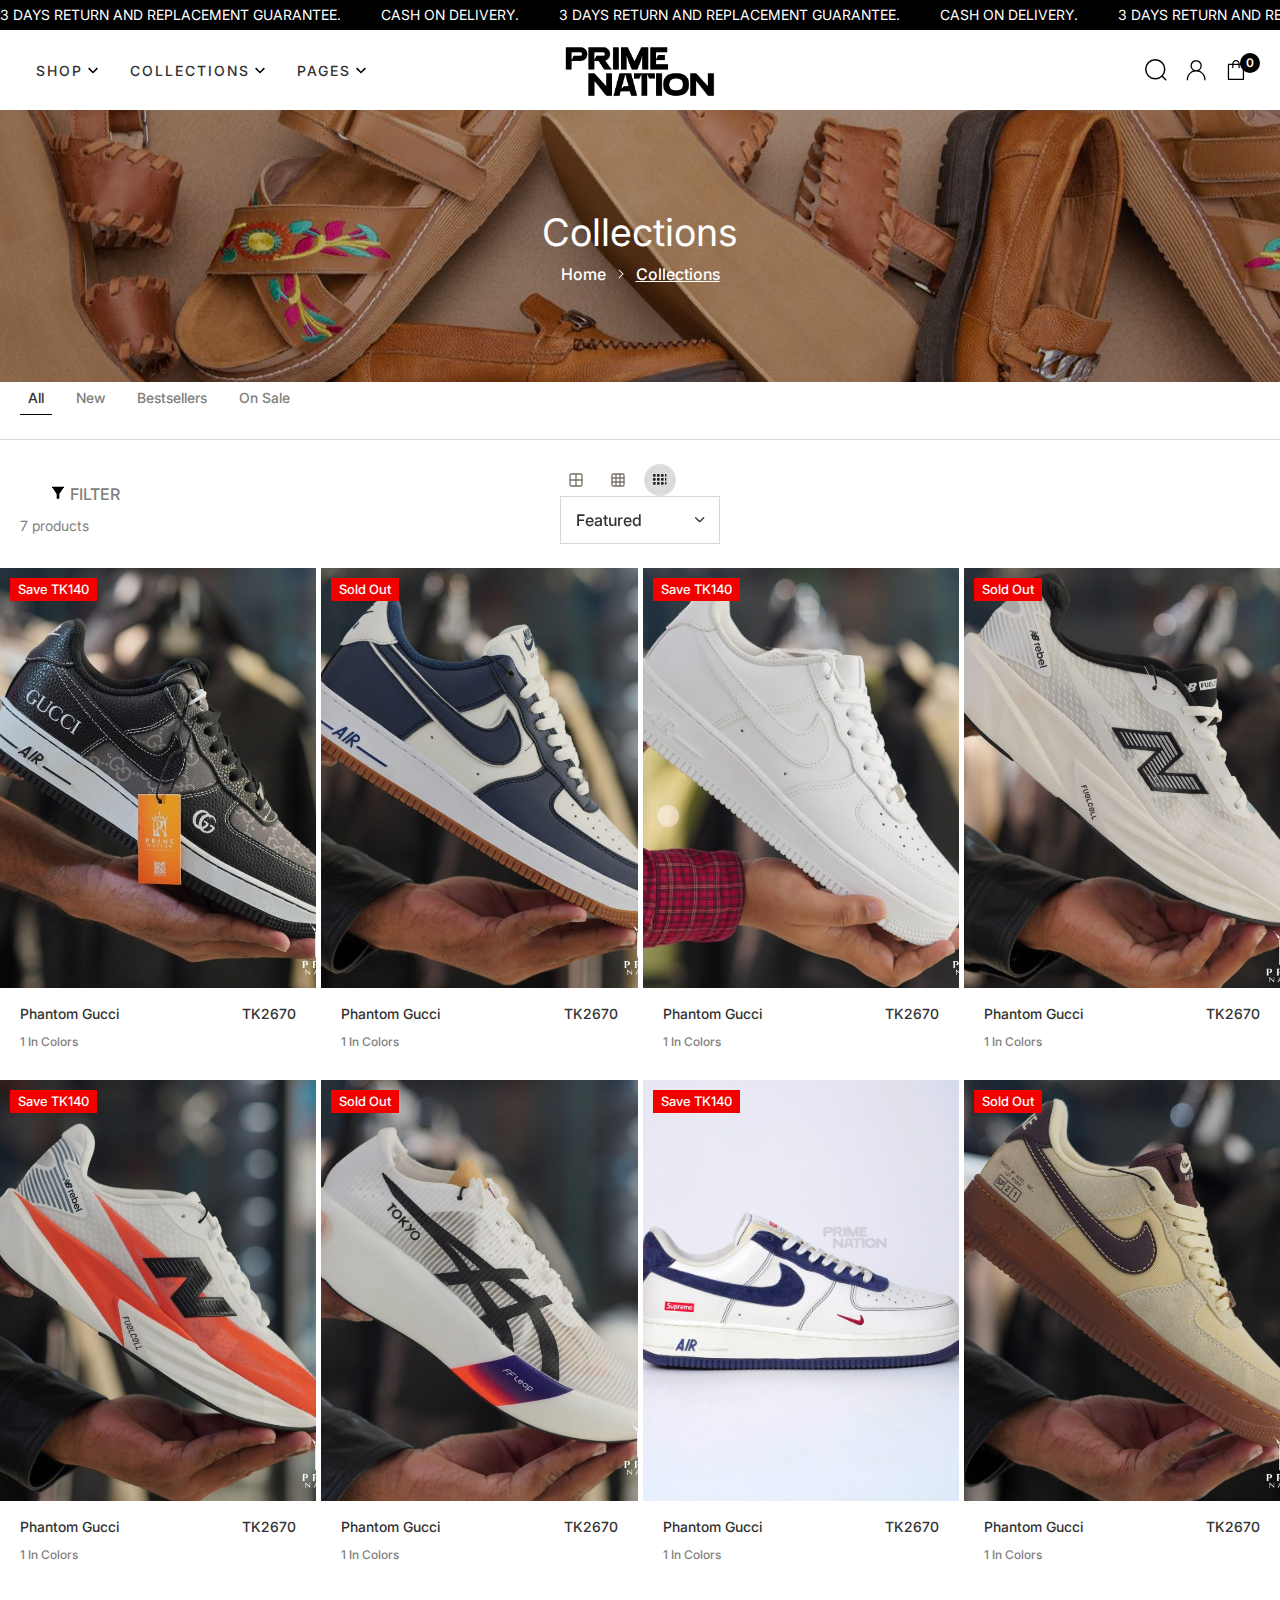
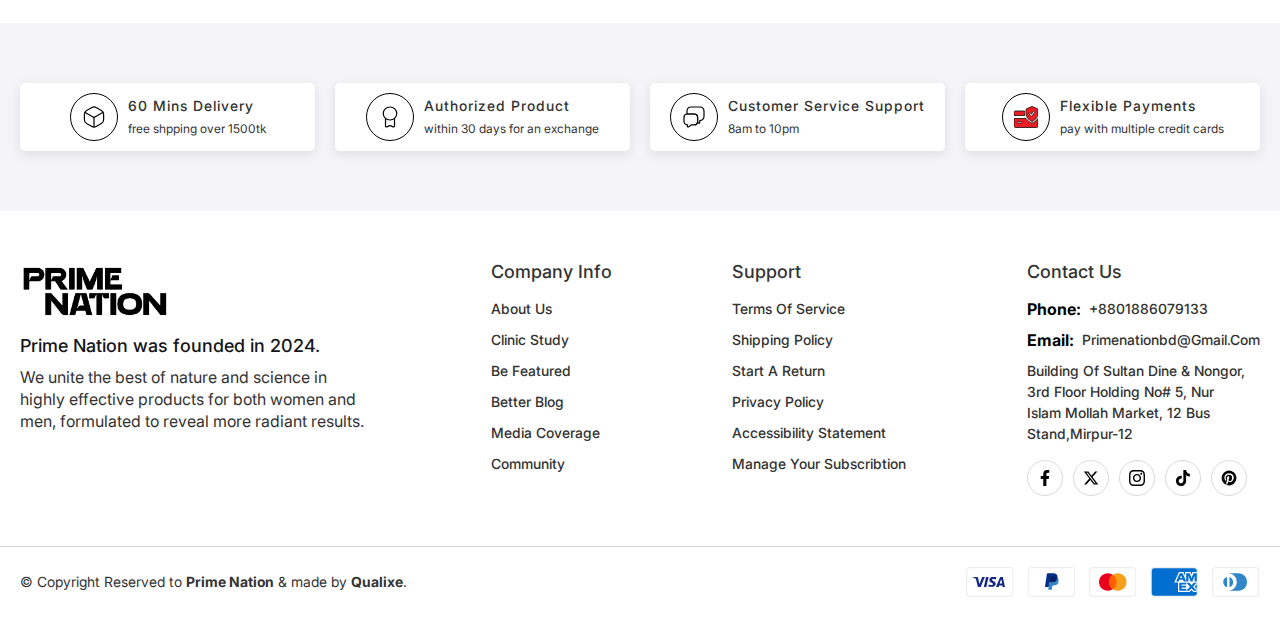
<file: collections.html>
<!DOCTYPE html>
<html lang="en">

<head>
	<meta charset="UTF-8">
	<meta name="viewport" content="width=device-width, initial-scale=1.0">
	<title>Collections</title>
	<!-- link css start -->
	<link rel="shortcut icon" href="./assets/images/favicon.png" type="image/x-icon">
	<link rel="stylesheet" href="./assets/css/swiper-bundle.min.css">
	<link rel="stylesheet" href="./assets/css/footer.css">
	<link rel="stylesheet" href="./assets/css/card.css">
	<link rel="stylesheet" href="./assets/css/cart.css">
	<link rel="stylesheet" href="./assets/css/icon-item-section.css">
	<link rel="stylesheet" href="./assets/css/pagination.css">
	<link rel="stylesheet" href="./assets/css/collections.css">
	<link rel="stylesheet" href="./assets/css/breadcrumbs.css">
	<link rel="stylesheet" href="./assets/css/common-banner.css">
	<link rel="stylesheet" href="./assets/css/navbar.css">
	<link rel="stylesheet" href="./assets/css/topbar-section.css">
	<link rel="stylesheet" href="./assets/css/marque-slider.css">
	<link rel="stylesheet" href="./assets/css/main.css">
	<!-- link css end -->
</head>

<body>
	<header>
		<!-- topbar-section start -->
		<section class="topbar-section">
			<div class="top-bar">
				<!-- marque slider start -->
				<div class="marquee-slider marquee--hover-pause">
					<ul class="marquee__content">
						<li class="marquee-content-item">
							<p class="topbar-text">3 days return and replacement guarantee.</p>
						</li>
						<li class="marquee-content-item">
							<p class="topbar-text">Cash on delivery.</p>
						</li>
						<li class="marquee-content-item">
							<p class="topbar-text">3 days return and replacement guarantee.</p>
						</li>
						<li class="marquee-content-item">
							<p class="topbar-text">Cash on delivery.</p>
						</li>
						<li class="marquee-content-item">
							<p class="topbar-text">3 days return and replacement guarantee.</p>
						</li>
						<li class="marquee-content-item">
							<p class="topbar-text">Cash on delivery.</p>
						</li>
					</ul>
					<ul class="marquee__content">
						<li class="marquee-content-item">
							<p class="topbar-text">3 days return and replacement guarantee.</p>
						</li>
						<li class="marquee-content-item">
							<p class="topbar-text">Cash on delivery.</p>
						</li>
						<li class="marquee-content-item">
							<p class="topbar-text">3 days return and replacement guarantee.</p>
						</li>
						<li class="marquee-content-item">
							<p class="topbar-text">Cash on delivery.</p>
						</li>
						<li class="marquee-content-item">
							<p class="topbar-text">3 days return and replacement guarantee.</p>
						</li>
						<li class="marquee-content-item">
							<p class="topbar-text">Cash on delivery.</p>
						</li>
					</ul>
				</div>
				<!-- marque slider end -->
			</div>
		</section>
		<!-- topbar-section end -->

		<!-- navbar section start -->
		<nav class="navbar navbar-bg">
			<div class="container">
				<div class="navbar-wrapper">
					<div class="navbar-left">
						<div class="mobile-menu-btn">
							<div class="ham-menu">
								<span></span>
								<span></span>
								<span></span>
							</div>
						</div>
						<ul class="navbar-icons">
							<li>
								<span class="search-bar-open-btn">
									<svg width="22" height="22" viewBox="0 0 22 22" fill="none" xmlns="http://www.w3.org/2000/svg">
										<path
											d="M17.25 17.25L20.75 20.75M19.75 10.25C19.75 5.00329 15.4967 0.75 10.25 0.75C5.00329 0.75 0.75 5.00329 0.75 10.25C0.75 15.4967 5.00329 19.75 10.25 19.75C15.4967 19.75 19.75 15.4967 19.75 10.25Z"
											stroke="#000" stroke-width="1.5" stroke-linecap="round" stroke-linejoin="round"></path>
									</svg>
								</span>
							</li>
						</ul>
						<div class="navbar-links-wrapper">
							<span class="mobile-menu-close-window-btn"></span>
							<div class="navbar-links-inner">
								<div class="nav-sidebar-top">
									<div class="navbar-brand">
										<a href="index.html" class="navbar-logo">
											<img src="./assets/images/logo.png" alt="logo.png">
										</a>
									</div>
									<div class="mobile-menu-btn">
										<div class="ham-menu">
											<span></span>
											<span></span>
											<span></span>
										</div>
									</div>
								</div>
								<ul class="navbar-links">
									<li class="navbar-link">
										<div class="navbar-link-title">
											<span>shop</span>
											<span class="icon">
												<svg focusable="false" viewBox="0 0 16 14" width="10" height="10"
													xmlns="http://www.w3.org/2000/svg">
													<path fill-rule="evenodd" clip-rule="evenodd"
														d="M.116 4.884l1.768-1.768L8 9.232l6.116-6.116 1.768 1.768L8 12.768.116 4.884z">
													</path>
												</svg>
											</span>
										</div>
										<div class="navbar-link-content">
											<div class="container">
												<div class="navbar-img-link-content">
													<div class="navbar-img-link-content-left">
														<div class="navbar-img-link-content-left-item">
															<p class="navbar-img-link-content-left-item-title">Shop All</p>
															<ul>
																<li><a href="#">boots</a></li>
																<li><a href="#">Casuals</a></li>
																<li><a href="#">Comfort</a></li>
																<li><a href="#">Formal</a></li>
																<li><a href="#">Safety</a></li>
																<li><a href="#">Sneakers</a></li>
																<li><a href="#">Sandals</a></li>
															</ul>
														</div>
														<div class="navbar-img-link-content-left-item">
															<p class="navbar-img-link-content-left-item-title">Occasion
															</p>
															<ul>
																<li><a href="#">boots</a></li>
																<li><a href="#">Casuals</a></li>
																<li><a href="#">Comfort</a></li>
																<li><a href="#">Formal</a></li>
																<li><a href="#">Safety</a></li>
																<li><a href="#">Sneakers</a></li>
																<li><a href="#">Sandals</a></li>
															</ul>
														</div>
														<div class="navbar-img-link-content-left-item">
															<p class="navbar-img-link-content-left-item-title">More</p>
															<ul>
																<li><a href="#">boots</a></li>
																<li><a href="#">Casuals</a></li>
																<li><a href="#">Comfort</a></li>
																<li><a href="#">Formal</a></li>
																<li><a href="#">Safety</a></li>
																<li><a href="#">Sneakers</a></li>
																<li><a href="#">Sandals</a></li>
															</ul>
														</div>
													</div>
													<div class="navbar-img-link-content-right">
														<div class="navbar-img-card">
															<div class="product-card">
																<div class="card-image-wrap">
																	<div class="card-img">
																		<a class="main-img" href="#">
																			<img class="card_img" src="./assets/images/megamenu-img1.avif"
																				alt="megamenu-img1.avif">
																		</a>
																	</div>
																</div>
															</div>
														</div>
														<div class="navbar-img-card">
															<div class="product-card">
																<div class="card-image-wrap">
																	<div class="card-img">
																		<a class="main-img" href="#">
																			<img class="card_img" src="./assets/images/megamenu-img2.avif"
																				alt="megamenu-img2.avif">
																		</a>
																	</div>
																</div>
															</div>
														</div>
													</div>
												</div>
											</div>
										</div>
									</li>
									<li class="navbar-link">
										<div class="navbar-link-title">
											<span>Collections</span>
											<span class="icon">
												<svg focusable="false" viewBox="0 0 16 14" width="10" height="10"
													xmlns="http://www.w3.org/2000/svg">
													<path fill-rule="evenodd" clip-rule="evenodd"
														d="M.116 4.884l1.768-1.768L8 9.232l6.116-6.116 1.768 1.768L8 12.768.116 4.884z">
													</path>
												</svg>
											</span>
										</div>
										<div class="navbar-link-content">
											<div class="container">
												<div class="navbar-img-link-content">
													<div class="navbar-img-link-content-left">
														<div class="navbar-img-link-content-left-item">
															<p class="navbar-img-link-content-left-item-title">Occasion
															</p>
															<ul>
																<li><a href="#">Wedding Saree</a></li>
																<li><a href="#">Bridal Saree</a></li>
																<li><a href="#">Engagement Saree</a></li>
																<li><a href="#">Party Saree</a></li>
																<li><a href="#">Mehendi Saree</a></li>
																<li><a href="#">Reception Saree</a></li>
																<li><a href="#">Bridesmaid Saree</a></li>
																<li><a href="#">Festive Saree</a></li>
																<li><a href="#">Casual Saree</a></li>
															</ul>
														</div>
														<div class="navbar-img-link-content-left-item">
															<p class="navbar-img-link-content-left-item-title">Style</p>
															<ul>
																<li><a href="#">Embroidered Saree</a></li>
																<li><a href="#">Stone Work Saree</a></li>
																<li><a href="#">Hand Work Saree</a></li>
																<li><a href="#">Printed Saree</a></li>
																<li><a href="#">Katan Saree</a></li>
																<li><a href="#">Kanchipuram Saree</a></li>
																<li><a href="#">Gadwal Saree</a></li>
																<li><a href="#">Half & Half Saree</a></li>
																<li><a href="#">Woven Saree</a></li>
																<li><a href="#">Khaddi Saree</a></li>
																<li><a href="#">Catalogue Saree</a></li>
																<li><a href="#">Ready Saree</a></li>
															</ul>
														</div>
														<div class="navbar-img-link-content-left-item">
															<p class="navbar-img-link-content-left-item-title">Fabric
															</p>
															<ul>
																<li><a href="#">Cotton Saree</a></li>
																<li><a href="#">Silk Saree</a></li>
																<li><a href="#">Half Silk Saree</a></li>
																<li><a href="#">Art Silk Saree</a></li>
																<li><a href="#">Georgette Saree</a></li>
																<li><a href="#">Chiffon Saree</a></li>
																<li><a href="#">Crepe Saree</a></li>
																<li><a href="#">Muslin Saree</a></li>
																<li><a href="#">Desi Cotton Saree</a></li>
																<li><a href="#">Desi Silk Saree</a></li>
																<li><a href="#">Jamdani Saree</a></li>
															</ul>
														</div>
													</div>
													<div class="navbar-img-link-content-right">
														<div class="navbar-img-card">
															<div class="product-card">
																<div class="card-image-wrap">
																	<div class="card-img">
																		<a class="main-img" href="#">
																			<img class="card_img" src="./assets/images/megamenu-img1.avif"
																				alt="megamenu-img1.avif">
																		</a>
																	</div>
																</div>
															</div>
														</div>
														<div class="navbar-img-card">
															<div class="product-card">
																<div class="card-image-wrap">
																	<div class="card-img">
																		<a class="main-img" href="#">
																			<img class="card_img" src="./assets/images/megamenu-img2.avif"
																				alt="megamenu-img2.avif">
																		</a>
																	</div>
																</div>
															</div>
														</div>
													</div>
												</div>
											</div>
										</div>
									</li>
									<li class="navbar-link">
										<div class="dropdown-wrapper">
											<div class="navbar-link-title dropdown-btn1">pages
												<span class="icon">
													<svg focusable="false" viewBox="0 0 16 14" width="10" height="10"
														xmlns="http://www.w3.org/2000/svg">
														<path fill-rule="evenodd" clip-rule="evenodd"
															d="M.116 4.884l1.768-1.768L8 9.232l6.116-6.116 1.768 1.768L8 12.768.116 4.884z">
														</path>
													</svg>
												</span>
											</div>
											<div class="sub-menu dropdown-sub-menu dropdown-sub-menu1">
												<ul>
													<li>
														<a href="collections.html">collections</a>
													</li>
													<li>
														<a href="product.html">product</a>
													</li>
													<li>
														<a href="about.html">about</a>
													</li>
													<li>
														<a href="history.html">history</a>
													</li>
													<li>
														<div class="dropdown-wrapper2">
															<div class="dropdown-nav-link-text dropdown-btn2">blog<span class="icon">
																	<svg focusable="false" viewBox="0 0 16 14" width="10" height="10"
																		xmlns="http://www.w3.org/2000/svg">
																		<path fill-rule="evenodd" clip-rule="evenodd"
																			d="M.116 4.884l1.768-1.768L8 9.232l6.116-6.116 1.768 1.768L8 12.768.116 4.884z">
																		</path>
																	</svg>
																</span>
															</div>
															<div class="sub-menu2 dropdown-sub-menu dropdown-sub-menu2">
																<ul>
																	<li>
																		<a href="blog.html">blog all</a>
																	</li>
																	<li>
																		<a href="article.html">article</a>
																	</li>
																</ul>
															</div>
														</div>
													</li>
													<li>
														<a href="contact.html">contact</a>
													</li>
													<li>
														<a href="cart.html">cart</a>
													</li>
													<li>
														<a href="store.html">find store</a>
													</li>
													<li>
														<a href="faq.html">faqs</a>
													</li>
													<li>
														<a href="policy.html">policy</a>
													</li>
													<li>
														<a href="return.html">Return</a>
													</li>
												</ul>
											</div>
										</div>
									</li>
								</ul>
								<div class="navbar-sidebar-bottom">
									<ul class="social-icons">
										<li>
											<a href="#">
												<svg class=" t4s-icon-facebook" role="presentation" viewBox="0 0 320 512">
													<path
														d="M279.14 288l14.22-92.66h-88.91v-60.13c0-25.35 12.42-50.06 52.24-50.06h40.42V6.26S260.43 0 225.36 0c-73.22 0-121.08 44.38-121.08 124.72v70.62H22.89V288h81.39v224h100.17V288z">
													</path>
												</svg>
											</a>
										</li>
										<li>
											<a href="#">
												<svg width="16" height="16" viewBox="0 0 16 16" fill="none" xmlns="http://www.w3.org/2000/svg">
													<path
														d="M12.1624 1.5H14.3687L9.5499 7.00625L15.2187 14.5H10.7812L7.30303 9.95625L3.32803 14.5H1.11865L6.27178 8.60938L0.837402 1.5H5.3874L8.52803 5.65312L12.1624 1.5ZM11.3874 13.1812H12.6093L4.72178 2.75H3.40928L11.3874 13.1812Z"
														fill="black"></path>
												</svg>
											</a>
										</li>
										<li>
											<a href="#">
												<svg width="14" height="14" viewBox="0 0 14 14" fill="none" xmlns="http://www.w3.org/2000/svg">
													<path
														d="M7.00303 3.40623C5.01553 3.40623 3.4124 5.00935 3.4124 6.99685C3.4124 8.98435 5.01553 10.5875 7.00303 10.5875C8.99053 10.5875 10.5937 8.98435 10.5937 6.99685C10.5937 5.00935 8.99053 3.40623 7.00303 3.40623ZM7.00303 9.33123C5.71865 9.33123 4.66865 8.28435 4.66865 6.99685C4.66865 5.70935 5.71553 4.66248 7.00303 4.66248C8.29053 4.66248 9.3374 5.70935 9.3374 6.99685C9.3374 8.28435 8.2874 9.33123 7.00303 9.33123ZM11.578 3.25935C11.578 3.72498 11.203 4.09685 10.7405 4.09685C10.2749 4.09685 9.90303 3.72185 9.90303 3.25935C9.90303 2.79685 10.278 2.42185 10.7405 2.42185C11.203 2.42185 11.578 2.79685 11.578 3.25935ZM13.9562 4.10935C13.903 2.98748 13.6468 1.99373 12.8249 1.17498C12.0062 0.356225 11.0124 0.0999756 9.89053 0.0437256C8.73428 -0.0218994 5.26865 -0.0218994 4.1124 0.0437256C2.99365 0.0968506 1.9999 0.353101 1.17803 1.17185C0.356152 1.9906 0.103027 2.98435 0.0467773 4.10623C-0.0188477 5.26248 -0.0188477 8.7281 0.0467773 9.88435C0.0999023 11.0062 0.356152 12 1.17803 12.8187C1.9999 13.6375 2.99053 13.8937 4.1124 13.95C5.26865 14.0156 8.73428 14.0156 9.89053 13.95C11.0124 13.8968 12.0062 13.6406 12.8249 12.8187C13.6437 12 13.8999 11.0062 13.9562 9.88435C14.0218 8.7281 14.0218 5.2656 13.9562 4.10935ZM12.4624 11.125C12.2187 11.7375 11.7468 12.2094 11.1312 12.4562C10.2093 12.8219 8.02178 12.7375 7.00303 12.7375C5.98428 12.7375 3.79365 12.8187 2.8749 12.4562C2.2624 12.2125 1.79053 11.7406 1.54365 11.125C1.17803 10.2031 1.2624 8.0156 1.2624 6.99685C1.2624 5.9781 1.18115 3.78748 1.54365 2.86873C1.7874 2.25623 2.25928 1.78435 2.8749 1.53748C3.79678 1.17185 5.98428 1.25623 7.00303 1.25623C8.02178 1.25623 10.2124 1.17498 11.1312 1.53748C11.7437 1.78123 12.2155 2.2531 12.4624 2.86873C12.828 3.7906 12.7437 5.9781 12.7437 6.99685C12.7437 8.0156 12.828 10.2062 12.4624 11.125Z"
														fill="black"></path>
												</svg>
											</a>
										</li>
										<li>
											<a href="#">
												<svg width="14" height="16" viewBox="0 0 14 16" fill="none" xmlns="http://www.w3.org/2000/svg">
													<path
														d="M11.0578 2.50667C10.4503 1.81291 10.1155 0.922133 10.1156 0H7.36889V11.0222C7.34814 11.6188 7.09646 12.1841 6.66694 12.5987C6.23742 13.0133 5.66364 13.2448 5.06667 13.2444C3.80444 13.2444 2.75556 12.2133 2.75556 10.9333C2.75556 9.40444 4.23111 8.25778 5.75111 8.72889V5.92C2.68444 5.51111 0 7.89333 0 10.9333C0 13.8933 2.45333 16 5.05778 16C7.84889 16 10.1156 13.7333 10.1156 10.9333V5.34222C11.2293 6.14209 12.5665 6.57124 13.9378 6.56889V3.82222C13.9378 3.82222 12.2667 3.90222 11.0578 2.50667Z"
														fill="black"></path>
												</svg>
											</a>
										</li>
										<li>
											<a href="#">
												<svg width="18" height="18" viewBox="0 0 18 18" fill="none" xmlns="http://www.w3.org/2000/svg">
													<path
														d="M6.53341 16.95C7.33341 17.1917 8.14175 17.3334 9.00008 17.3334C11.2102 17.3334 13.3298 16.4554 14.8926 14.8926C16.4554 13.3298 17.3334 11.2102 17.3334 9.00002C17.3334 7.90567 17.1179 6.82204 16.6991 5.81099C16.2803 4.79994 15.6665 3.88129 14.8926 3.10746C14.1188 2.33364 13.2002 1.71981 12.1891 1.30102C11.1781 0.882235 10.0944 0.666687 9.00008 0.666687C7.90573 0.666687 6.8221 0.882235 5.81105 1.30102C4.80001 1.71981 3.88135 2.33364 3.10752 3.10746C1.54472 4.67027 0.666748 6.78988 0.666748 9.00002C0.666748 12.5417 2.89175 15.5834 6.03341 16.7834C5.95841 16.1334 5.88341 15.0584 6.03341 14.3167L6.99175 10.2C6.99175 10.2 6.75008 9.71669 6.75008 8.95002C6.75008 7.80002 7.46675 6.94169 8.28341 6.94169C9.00008 6.94169 9.33341 7.46669 9.33341 8.14169C9.33341 8.85835 8.85841 9.88335 8.61675 10.8667C8.47508 11.6834 9.05008 12.4 9.88342 12.4C11.3667 12.4 12.5167 10.8167 12.5167 8.58335C12.5167 6.58335 11.0834 5.21669 9.02508 5.21669C6.67508 5.21669 5.29175 6.96669 5.29175 8.80835C5.29175 9.52502 5.52508 10.25 5.90841 10.725C5.98341 10.775 5.98342 10.8417 5.95842 10.9667L5.71675 11.875C5.71675 12.0167 5.62508 12.0667 5.48341 11.9667C4.41675 11.5 3.80008 9.98335 3.80008 8.75835C3.80008 6.12502 5.66675 3.73335 9.26675 3.73335C12.1334 3.73335 14.3667 5.79169 14.3667 8.52502C14.3667 11.3917 12.5917 13.6917 10.0501 13.6917C9.24175 13.6917 8.45008 13.2584 8.16675 12.75L7.60841 14.725C7.41675 15.4417 6.89175 16.4 6.53341 16.975V16.95Z"
														fill="black"></path>
												</svg>
											</a>
										</li>
									</ul>
								</div>
							</div>
						</div>
					</div>
					<div class="navbar-middle">
						<div class="navbar-brand">
							<a href="index.html" class="navbar-logo">
								<img src="./assets/images/logo.png" alt="logo.png">
							</a>
						</div>
					</div>
					<div class="navbar-right">
						<ul class="navbar-icons">
							<li>
								<span class="search-bar-open-btn">
									<svg width="22" height="22" viewBox="0 0 22 22" fill="none" xmlns="http://www.w3.org/2000/svg">
										<path
											d="M17.25 17.25L20.75 20.75M19.75 10.25C19.75 5.00329 15.4967 0.75 10.25 0.75C5.00329 0.75 0.75 5.00329 0.75 10.25C0.75 15.4967 5.00329 19.75 10.25 19.75C15.4967 19.75 19.75 15.4967 19.75 10.25Z"
											stroke="#000" stroke-width="1.5" stroke-linecap="round" stroke-linejoin="round"></path>
									</svg>
								</span>
							</li>
							<li>
								<a href="#">
									<svg aria-hidden="true" focusable="false" role="presentation" class="icon icon-theme-201"
										viewBox="0 0 24 24" aca-font-size="13px" aca-line-height="17px" aca-letter-spacing="0pxpx">
										<g aca-font-size="13px" aca-line-height="17px" aca-letter-spacing="0pxpx">
											<path d="M4.023,22.167h-1.25v-0.625c0-1.042,0.163-2.034,0.488-2.979c0.325-0.944,0.778-1.807,1.357-2.588
		c0.579-0.781,1.266-1.458,2.061-2.031c0.794-0.573,1.66-1.016,2.598-1.328c-0.82-0.481-1.484-1.149-1.992-2.002
		C6.777,9.761,6.523,8.82,6.523,7.792c0-0.781,0.146-1.51,0.439-2.188c0.293-0.677,0.696-1.272,1.211-1.787
		c0.514-0.514,1.11-0.918,1.787-1.211c0.677-0.293,1.406-0.439,2.188-0.439s1.51,0.146,2.188,0.439
		c0.677,0.293,1.272,0.697,1.787,1.211c0.514,0.515,0.918,1.11,1.211,1.787c0.293,0.677,0.439,1.406,0.439,2.188
		c0,1.029-0.254,1.97-0.762,2.822c-0.508,0.853-1.172,1.521-1.992,2.002c0.938,0.313,1.803,0.755,2.598,1.328
		c0.794,0.573,1.481,1.25,2.061,2.031c0.579,0.781,1.032,1.644,1.357,2.588c0.325,0.944,0.488,1.937,0.488,2.979v0.625h-1.25v-0.625
		c0-1.12-0.212-2.174-0.635-3.164c-0.423-0.989-1.003-1.852-1.738-2.588c-0.736-0.735-1.599-1.315-2.588-1.738
		c-0.99-0.423-2.044-0.635-3.164-0.635c-1.12,0-2.175,0.212-3.164,0.635c-0.99,0.423-1.853,1.003-2.588,1.738
		c-0.736,0.736-1.315,1.599-1.738,2.588c-0.423,0.99-0.635,2.044-0.635,3.164V22.167z M8.115,9.491c0.228,0.534,0.54,1,0.938,1.396
		c0.397,0.397,0.862,0.71,1.396,0.938c0.534,0.228,1.1,0.342,1.699,0.342c0.599,0,1.165-0.114,1.699-0.342
		c0.534-0.228,0.999-0.54,1.396-0.938c0.397-0.397,0.709-0.862,0.938-1.396c0.228-0.534,0.342-1.1,0.342-1.699
		c0-0.599-0.114-1.165-0.342-1.699c-0.228-0.534-0.541-0.999-0.938-1.396c-0.397-0.397-0.863-0.709-1.396-0.937
		c-0.534-0.228-1.101-0.342-1.699-0.342c-0.599,0-1.166,0.114-1.699,0.342c-0.534,0.228-1,0.541-1.396,0.937
		c-0.397,0.397-0.71,0.863-0.938,1.396C7.887,6.627,7.773,7.193,7.773,7.792C7.773,8.391,7.887,8.957,8.115,9.491z"
												aca-font-size="13px" aca-line-height="17px" aca-letter-spacing="0pxpx">
											</path>
										</g>
									</svg>
								</a>
							</li>
							<li>
								<span class="side-cart-btn">
									<span class="cart-count">0</span>
									<svg aria-hidden="true" focusable="false" role="presentation" class="icon icon-theme-109"
										viewBox="0 0 24 24" aca-font-size="13px" aca-line-height="17px" aca-letter-spacing="0pxpx">
										<g aca-font-size="13px" aca-line-height="17px" aca-letter-spacing="0pxpx">
											<path d="M19.884,21.897c-0.124,0.124-0.271,0.186-0.439,0.186h-15c-0.169,0-0.315-0.062-0.439-0.186
		c-0.124-0.124-0.186-0.271-0.186-0.439v-15c0-0.169,0.062-0.315,0.186-0.439c0.124-0.124,0.271-0.186,0.439-0.186h3.75
		c0-1.028,0.368-1.911,1.104-2.646c0.735-0.735,1.618-1.104,2.646-1.104s1.911,0.368,2.646,1.104
		c0.735,0.736,1.104,1.618,1.104,2.646h3.75c0.169,0,0.315,0.062,0.439,0.186c0.124,0.124,0.186,0.271,0.186,0.439v15
		C20.069,21.627,20.008,21.773,19.884,21.897z M18.819,7.083h-3.125v2.5c0,0.169-0.062,0.316-0.186,0.439
		c-0.124,0.124-0.271,0.186-0.439,0.186s-0.315-0.062-0.439-0.186c-0.124-0.124-0.186-0.27-0.186-0.439v-2.5h-5v2.5
		c0,0.169-0.062,0.316-0.186,0.439c-0.124,0.124-0.271,0.186-0.439,0.186s-0.315-0.062-0.439-0.186
		c-0.124-0.124-0.186-0.27-0.186-0.439v-2.5H5.069v13.75h13.75V7.083z M10.177,4.065C9.688,4.554,9.444,5.143,9.444,5.833h5
		c0-0.69-0.244-1.279-0.732-1.768s-1.077-0.732-1.768-0.732S10.665,3.577,10.177,4.065z" aca-font-size="13px"
												aca-line-height="17px" aca-letter-spacing="0pxpx"></path>
										</g>
									</svg>
								</span>
							</li>
						</ul>
					</div>
				</div>
			</div>
		</nav>
		<!-- navbar section end -->

		<!-- search-bar start -->
		<div class="search-bar-overlay">
			<span class="search-bar-close-window-btn"></span>
			<div class="search-bar-inner">
				<button class="search-close-btn">
					<svg width="24" height="24" viewBox="0 0 18 18" fill="none" xmlns="http://www.w3.org/2000/svg">
						<path d="M3 15L15 3" stroke="#232323" stroke-width="1.5" stroke-linecap="round" stroke-linejoin="round">
						</path>
						<path d="M15 15L3 3" stroke="#232323" stroke-width="1.5" stroke-linecap="round" stroke-linejoin="round">
						</path>
					</svg>
				</button>
				<div class="navbar-search-bar">
					<input type="text" placeholder="search product">
					<button class="search-btn"><svg width="22" height="22" viewBox="0 0 22 22" fill="none"
							xmlns="http://www.w3.org/2000/svg">
							<path
								d="M17.25 17.25L20.75 20.75M19.75 10.25C19.75 5.00329 15.4967 0.75 10.25 0.75C5.00329 0.75 0.75 5.00329 0.75 10.25C0.75 15.4967 5.00329 19.75 10.25 19.75C15.4967 19.75 19.75 15.4967 19.75 10.25Z"
								stroke="#fff" stroke-width="1.5" stroke-linecap="round" stroke-linejoin="round"></path>
						</svg></button>
				</div>
			</div>
		</div>
		<!-- searchbar end -->
	</header>

	<main>
		<!-- common banner start -->
		<section class="common-banner collection-page-banner">
			<div class="container">
				<div class="common-banner-content">
					<div class="section-heading-wrapper">
						<h2 class="section-heading">Collections</h2>
						<ul class="breadcrumb">
							<li><a href="index.html">Home</a> <span class="breadcrumb-icon">
									<svg aria-hidden="true" focusable="false" class="icon icon-caret" viewBox="0 0 10 6">
										<path fill-rule="evenodd" clip-rule="evenodd"
											d="M9.354.646a.5.5 0 00-.708 0L5 4.293 1.354.646a.5.5 0 00-.708.708l4 4a.5.5 0 00.708 0l4-4a.5.5 0 000-.708z"
											fill="black">
										</path>
									</svg>
								</span>
							</li>
							<li><span class="active">Collections</span> <span class="breadcrumb-icon"></span></li>
						</ul>
					</div>
				</div>
			</div>
		</section>
		<!-- common banner end -->

		<!-- collection section start -->
		<section class="section collection-section">
			<div class="collection-tag-wrap">
				<div class="container">
					<div class="collection-tags">
						<a class="active" href="#">All</a>
						<a href="#">New</a>
						<a href="#">Bestsellers</a>
						<a href="#">On Sale</a>
					</div>
				</div>
			</div>
			<div class="container">
				<div class="collection-wrapper">
					<div class="collection-filter">
						<span class="filter-window-close-btn"></span>
						<div class="filter-box">
							<div class="filter-top">
								<p class="filter-sidebar-heading">Filter</p>
								<span class="filter-close-btn">
									<svg width="18" height="18" viewBox="0 0 18 18" fill="none" xmlns="http://www.w3.org/2000/svg">
										<path d="M3 15L15 3" stroke="#232323" stroke-width="1.5" stroke-linecap="round"
											stroke-linejoin="round">
										</path>
										<path d="M15 15L3 3" stroke="#232323" stroke-width="1.5" stroke-linecap="round"
											stroke-linejoin="round">
										</path>
									</svg>
								</span>
							</div>
							<div class="filter-count">
								<p class="collection-product-count">7 products</p>
							</div>
							<div class="filter-product-availability">
								<p class="filter-product-availability-title">In-store availability</p>
								<div class="switch-tab">
									<div class="switch-toggle-checkbox">
										<input class="switch-toggle-checkbox-input" id="switch_toggle_btn" type="checkbox">
										<label class="switch-toggle-checkbox-input-label" for="switch_toggle_btn">Toggle</label>
									</div>
								</div>
							</div>
							<div class="filter-accordion">
								<div class="filter-accordion-items">
									<div class="filter-accordion-item active">
										<div class="item-title-wrapper accordion-toggle-btn">
											<p class="item-title">Brand</p>
											<span class="icon">
												<svg width="10" height="6" viewBox="0 0 10 6" fill="none" xmlns="http://www.w3.org/2000/svg">
													<path d="M8.6665 4.66669L4.6665 0.666687L0.666504 4.66669" stroke="#7C736A"
														stroke-width="1.33333" stroke-linecap="round" stroke-linejoin="round" />
												</svg>
											</span>
										</div>
										<div class="filter-accordion-item-content">
											<div class="filter-options-wrapper">
												<div class="brand-shorting">
													<button>A</button>
													<button>B</button>
													<button>C</button>
													<button>D</button>
													<button>E</button>
													<button>F</button>
													<button>G</button>
													<button>H</button>
													<button>I</button>
													<button>J</button>
													<button>K</button>
													<button>L</button>
													<button>M</button>
												</div>
												<div class="filter-options">
													<div class="filter-option">
														<input type="checkbox" id="category1">
														<label for="category1">Atelier Choux Paris</label>
													</div>
												</div>
												<div class="filter-options">
													<div class="filter-option">
														<input class="filter-option-input" type="checkbox" id="category2">
														<label class="filter-option-label" for="category2">Barrow</label>
													</div>
												</div>
												<div class="filter-options">
													<div class="filter-option">
														<input class="filter-option-input" type="checkbox" id="category3">
														<label class="filter-option-label" for="category3">Billieblush</label>
													</div>
												</div>
												<div class="filter-options">
													<div class="filter-option">
														<input class="filter-option-input" type="checkbox" id="category4">
														<label class="filter-option-label" for="category4">Billionaire Boys Club</label>
													</div>
												</div>
												<div class="filter-options">
													<div class="filter-option">
														<input class="filter-option-input" type="checkbox" id="category5">
														<label class="filter-option-label" for="category5">Boss</label>
													</div>
												</div>
												<div class="filter-options">
													<div class="filter-option">
														<input class="filter-option-input" type="checkbox" id="category6">
														<label class="filter-option-label" for="category6">Casablanca</label>
													</div>
												</div>
												<div class="filter-options">
													<div class="filter-option">
														<input class="filter-option-input" type="checkbox" id="category7">
														<label class="filter-option-label" for="category7">Comme des Garçons</label>
													</div>
												</div>
												<div class="filter-options">
													<div class="filter-option">
														<input class="filter-option-input" type="checkbox" id="category8">
														<label class="filter-option-label" for="category8">Diesel</label>
													</div>
												</div>
												<div class="filter-options">
													<div class="filter-option">
														<input class="filter-option-input" type="checkbox" id="category9">
														<label class="filter-option-label" for="category9">DKNY</label>
													</div>
												</div>
												<div class="filter-options">
													<div class="filter-option">
														<input class="filter-option-input" type="checkbox" id="category10">
														<label class="filter-option-label" for="category10">Dsquared2</label>
													</div>
												</div>
												<div class="filter-options">
													<div class="filter-option">
														<input class="filter-option-input" type="checkbox" id="category11">
														<label class="filter-option-label" for="category11">Givenchy</label>
													</div>
												</div>
												<div class="filter-options">
													<div class="filter-option">
														<input class="filter-option-input" type="checkbox" id="category12">
														<label class="filter-option-label" for="category12">Hugo</label>
													</div>
												</div>
											</div>
										</div>
									</div>
									<div class="filter-accordion-item active">
										<div class="item-title-wrapper accordion-toggle-btn">
											<p class="item-title">Size</p>
											<span class="icon">
												<svg width="10" height="6" viewBox="0 0 10 6" fill="none" xmlns="http://www.w3.org/2000/svg">
													<path d="M8.6665 4.66669L4.6665 0.666687L0.666504 4.66669" stroke="#7C736A"
														stroke-width="1.33333" stroke-linecap="round" stroke-linejoin="round" />
												</svg>
											</span>
										</div>
										<div class="filter-accordion-item-content">
											<div class="filter-options-wrapper size-option">
												<div class="filter-options">
													<div class="filter-option">
														<input type="checkbox" id="xxs">
														<label for="xxs">xxs</label>
													</div>
												</div>
												<div class="filter-options">
													<div class="filter-option">
														<input type="checkbox" id="xs">
														<label for="xs">XS</label>
													</div>
												</div>
												<div class="filter-options">
													<div class="filter-option">
														<input type="checkbox" id="s">
														<label for="s">S</label>
													</div>
												</div>
												<div class="filter-options">
													<div class="filter-option">
														<input type="checkbox" id="m">
														<label for="m">M</label>
													</div>
												</div>
												<div class="filter-options">
													<div class="filter-option">
														<input type="checkbox" id="l">
														<label for="l">L</label>
													</div>
												</div>
												<div class="filter-options">
													<div class="filter-option">
														<input type="checkbox" id="xl">
														<label for="xl">XL</label>
													</div>
												</div>
												<div class="filter-options">
													<div class="filter-option">
														<input type="checkbox" id="xxl">
														<label for="xxl">XXL</label>
													</div>
												</div>
											</div>
										</div>
									</div>
									<div class="filter-accordion-item active">
										<div class="item-title-wrapper accordion-toggle-btn">
											<p class="item-title">color</p>
											<span class="icon">
												<svg width="10" height="6" viewBox="0 0 10 6" fill="none" xmlns="http://www.w3.org/2000/svg">
													<path d="M8.6665 4.66669L4.6665 0.666687L0.666504 4.66669" stroke="#7C736A"
														stroke-width="1.33333" stroke-linecap="round" stroke-linejoin="round" />
												</svg>
											</span>
										</div>
										<div class="filter-accordion-item-content">
											<div class="filter-options-wrapper color-option">
												<div class="filter-options">
													<div class="filter-option color-yellow">
														<input type="checkbox" id="color_yellow">
														<label for="color_yellow"></label>
													</div>
												</div>
												<div class="filter-options">
													<div class="filter-option color-white">
														<input class="filter-option-input" type="checkbox" id="color_white">
														<label class="filter-option-label" for="color_white"></label>
													</div>
												</div>
												<div class="filter-options">
													<div class="filter-option color-red">
														<input class="filter-option-input" type="checkbox" id="color_red">
														<label class="filter-option-label" for="color_red"></label>
													</div>
												</div>
												<div class="filter-options">
													<div class="filter-option color-blue">
														<input class="filter-option-input" type="checkbox" id="color_blue">
														<label class="filter-option-label" for="color_blue"></label>
													</div>
												</div>
												<div class="filter-options">
													<div class="filter-option color-green">
														<input class="filter-option-input" type="checkbox" id="color_green">
														<label class="filter-option-label" for="color_green"></label>
													</div>
												</div>
												<div class="filter-options">
													<div class="filter-option color-pink">
														<input class="filter-option-input" type="checkbox" id="color_pink">
														<label class="filter-option-label" for="color_pink"></label>
													</div>
												</div>
												<div class="filter-options">
													<div class="filter-option color-offwhite">
														<input class="filter-option-input" type="checkbox" id="color_offwhite">
														<label class="filter-option-label" for="color_offwhite"></label>
													</div>
												</div>
												<div class="filter-options">
													<div class="filter-option color-brown">
														<input class="filter-option-input" type="checkbox" id="color_brown">
														<label class="filter-option-label" for="color_brown"></label>
													</div>
												</div>
											</div>
										</div>
									</div>
									<div class="filter-accordion-item active">
										<div class="item-title-wrapper accordion-toggle-btn">
											<p class="item-title">Price</p>
											<span class="icon">
												<svg width="10" height="6" viewBox="0 0 10 6" fill="none" xmlns="http://www.w3.org/2000/svg">
													<path d="M8.6665 4.66669L4.6665 0.666687L0.666504 4.66669" stroke="#7C736A"
														stroke-width="1.33333" stroke-linecap="round" stroke-linejoin="round" />
												</svg>
											</span>
										</div>
										<div class="filter-accordion-item-content">
											<div class="filter-options-wrapper">
												<div class="filter-options">
													<div class="filter-option">
														<input type="checkbox" id="price1">
														<label for="price1">Under R200</label>
													</div>
												</div>
												<div class="filter-options">
													<div class="filter-option">
														<input class="filter-option-input" type="checkbox" id="price2">
														<label class="filter-option-label" for="price2">R200 – R500</label>
													</div>
												</div>
												<div class="filter-options">
													<div class="filter-option">
														<input class="filter-option-input" type="checkbox" id="price3">
														<label class="filter-option-label" for="price3">R500 – R1,000</label>
													</div>
												</div>
												<div class="filter-options">
													<div class="filter-option">
														<input class="filter-option-input" type="checkbox" id="price4">
														<label class="filter-option-label" for="price4">R1,000 – R2,000</label>
													</div>
												</div>
												<div class="filter-options">
													<div class="filter-option">
														<input class="filter-option-input" type="checkbox" id="price5">
														<label class="filter-option-label" for="price5">Over R2,000</label>
													</div>
												</div>
											</div>
										</div>
									</div>
								</div>
							</div>
						</div>
					</div>
					<div class="collection-content">
						<div class="collection-top">
							<div class="collection-filter-btn">
								<span class="filter-open-btn btn"><svg xmlns="http://www.w3.org/2000/svg" aria-hidden="true"
										focusable="false" role="presentation" viewBox="0 0 24 24" width="1em" height="1em">
										<path d="M21,4v2h-1l-6,9v7h-4v-7L4,6h-1v-2H21Z"></path>
									</svg> Filter</span>
								<p class="collection-product-count">7 products</p>
							</div>
							<div class="collection-top-right">
								<div class="collection-grid-btn-wrap">
									<button class="collection-grid-btn grid2-btn">
										<svg width="16" height="16" viewBox="0 0 16 16" fill="none" xmlns="http://www.w3.org/2000/svg">
											<path d="M8 2V14" stroke="#7C736A" stroke-width="1.33333" stroke-linecap="round"
												stroke-linejoin="round" />
											<path d="M2 8H14" stroke="#7C736A" stroke-width="1.33333" stroke-linecap="round"
												stroke-linejoin="round" />
											<path
												d="M12.6667 2H3.33333C2.59695 2 2 2.59695 2 3.33333V12.6667C2 13.403 2.59695 14 3.33333 14H12.6667C13.403 14 14 13.403 14 12.6667V3.33333C14 2.59695 13.403 2 12.6667 2Z"
												stroke="#7C736A" stroke-width="1.33333" stroke-linecap="round" stroke-linejoin="round" />
										</svg>
									</button>
									<button class="collection-grid-btn grid3-btn">
										<svg width="16" height="16" viewBox="0 0 16 16" fill="none" xmlns="http://www.w3.org/2000/svg">
											<path
												d="M12.6667 2H3.33333C2.59695 2 2 2.59695 2 3.33333V12.6667C2 13.403 2.59695 14 3.33333 14H12.6667C13.403 14 14 13.403 14 12.6667V3.33333C14 2.59695 13.403 2 12.6667 2Z"
												stroke="#7C736A" stroke-width="1.33333" stroke-linecap="round" stroke-linejoin="round" />
											<path d="M2 6H14" stroke="#7C736A" stroke-width="1.33333" stroke-linecap="round"
												stroke-linejoin="round" />
											<path d="M2 10H14" stroke="#7C736A" stroke-width="1.33333" stroke-linecap="round"
												stroke-linejoin="round" />
											<path d="M6 2V14" stroke="#7C736A" stroke-width="1.33333" stroke-linecap="round"
												stroke-linejoin="round" />
											<path d="M10 2V14" stroke="#7C736A" stroke-width="1.33333" stroke-linecap="round"
												stroke-linejoin="round" />
										</svg>
									</button>
									<button class="collection-grid-btn active grid4-btn">
										<svg width="14" height="11" viewBox="0 0 14 11" fill="none" xmlns="http://www.w3.org/2000/svg">
											<path
												d="M2 0H0.666667C0.298477 0 0 0.298477 0 0.666667V2C0 2.36819 0.298477 2.66667 0.666667 2.66667H2C2.36819 2.66667 2.66667 2.36819 2.66667 2V0.666667C2.66667 0.298477 2.36819 0 2 0Z"
												fill="#221F1C" />
											<path
												d="M6 0H4.66667C4.29848 0 4 0.298477 4 0.666667V2C4 2.36819 4.29848 2.66667 4.66667 2.66667H6C6.36819 2.66667 6.66667 2.36819 6.66667 2V0.666667C6.66667 0.298477 6.36819 0 6 0Z"
												fill="#221F1C" />
											<path
												d="M10 0H8.66667C8.29848 0 8 0.298477 8 0.666667V2C8 2.36819 8.29848 2.66667 8.66667 2.66667H10C10.3682 2.66667 10.6667 2.36819 10.6667 2V0.666667C10.6667 0.298477 10.3682 0 10 0Z"
												fill="#221F1C" />
											<path
												d="M13 0H12.3333C12.1492 0 12 0.149238 12 0.333333V2.33333C12 2.51743 12.1492 2.66667 12.3333 2.66667H13C13.1841 2.66667 13.3333 2.51743 13.3333 2.33333V0.333333C13.3333 0.149238 13.1841 0 13 0Z"
												fill="#221F1C" />
											<path
												d="M2 4H0.666667C0.298477 4 0 4.29848 0 4.66667V6C0 6.36819 0.298477 6.66667 0.666667 6.66667H2C2.36819 6.66667 2.66667 6.36819 2.66667 6V4.66667C2.66667 4.29848 2.36819 4 2 4Z"
												fill="#221F1C" />
											<path
												d="M6 4H4.66667C4.29848 4 4 4.29848 4 4.66667V6C4 6.36819 4.29848 6.66667 4.66667 6.66667H6C6.36819 6.66667 6.66667 6.36819 6.66667 6V4.66667C6.66667 4.29848 6.36819 4 6 4Z"
												fill="#221F1C" />
											<path
												d="M10 4H8.66667C8.29848 4 8 4.29848 8 4.66667V6C8 6.36819 8.29848 6.66667 8.66667 6.66667H10C10.3682 6.66667 10.6667 6.36819 10.6667 6V4.66667C10.6667 4.29848 10.3682 4 10 4Z"
												fill="#221F1C" />
											<path
												d="M13 4H12.3333C12.1492 4 12 4.14924 12 4.33333V6.33333C12 6.51743 12.1492 6.66667 12.3333 6.66667H13C13.1841 6.66667 13.3333 6.51743 13.3333 6.33333V4.33333C13.3333 4.14924 13.1841 4 13 4Z"
												fill="#221F1C" />
											<path
												d="M2 8H0.666667C0.298477 8 0 8.29848 0 8.66667V10C0 10.3682 0.298477 10.6667 0.666667 10.6667H2C2.36819 10.6667 2.66667 10.3682 2.66667 10V8.66667C2.66667 8.29848 2.36819 8 2 8Z"
												fill="#221F1C" />
											<path
												d="M6 8H4.66667C4.29848 8 4 8.29848 4 8.66667V10C4 10.3682 4.29848 10.6667 4.66667 10.6667H6C6.36819 10.6667 6.66667 10.3682 6.66667 10V8.66667C6.66667 8.29848 6.36819 8 6 8Z"
												fill="#221F1C" />
											<path
												d="M10 8H8.66667C8.29848 8 8 8.29848 8 8.66667V10C8 10.3682 8.29848 10.6667 8.66667 10.6667H10C10.3682 10.6667 10.6667 10.3682 10.6667 10V8.66667C10.6667 8.29848 10.3682 8 10 8Z"
												fill="#221F1C" />
											<path
												d="M13 8H12.3333C12.1492 8 12 8.14924 12 8.33333V10.3333C12 10.5174 12.1492 10.6667 12.3333 10.6667H13C13.1841 10.6667 13.3333 10.5174 13.3333 10.3333V8.33333C13.3333 8.14924 13.1841 8 13 8Z"
												fill="#221F1C" />
										</svg>
									</button>
								</div>
								<div class="filter-select-field">
									<span class="icon"><svg width="10" height="6" viewBox="0 0 10 6" fill="none"
											xmlns="http://www.w3.org/2000/svg">
											<path d="M0.666504 0.666656L4.6665 4.66666L8.6665 0.666656" stroke="#333333"
												stroke-width="1.33333" stroke-linecap="round" stroke-linejoin="round"></path>
										</svg></span>
									<select name="sort_by" id="sort_by">
										<option value="featured">Featured</option>
										<option value="best_selling">Best selling</option>
									</select>
								</div>
							</div>
						</div>
						<div class="collection-items grid4">
							<div class="collection-item">
								<div class="product-card card_hover">
									<div class="card-image-wrap">
										<div class="card-img">
											<a class="main-img" href="#">
												<img class="card_img" src="./assets/images/product-img1.jpg" alt="product-img1.jpg">
											</a>
											<a class="hover-img" href="#">
												<img class="card_hover_img" src="./assets/images/product-img2.jpg" alt="product-img2.jpg">
											</a>
										</div>
										<span class="card-badge">save TK140</span>
										<div class="card-btn">
											<a href="#" class="btn primary-btn">add to cart</a>
										</div>
									</div>
									<div class="card-content">
										<div class="card-content-top">
											<a href="#" class="card-title">Phantom Gucci</a>
											<div class="card-price-wrap">
												<p class="latest-price">TK2670</p>
											</div>
										</div>
										<p class="card-product-varient">1 in colors</p>
									</div>
								</div>
							</div>
							<div class="collection-item">
								<div class="product-card card_hover">
									<div class="card-image-wrap">
										<div class="card-img">
											<a class="main-img" href="#">
												<img class="card_img" src="./assets/images/product-img3.jpg" alt="product-img3.jpg">
											</a>
											<a class="hover-img" href="#">
												<img class="card_hover_img" src="./assets/images/product-img4.jpg" alt="product-img4.jpg">
											</a>
										</div>
										<span class="card-badge">sold out</span>
										<div class="card-btn">
											<a href="#" class="btn primary-btn">add to cart</a>
										</div>
									</div>
									<div class="card-content">
										<div class="card-content-top">
											<a href="#" class="card-title">Phantom Gucci</a>
											<div class="card-price-wrap">
												<p class="latest-price">TK2670</p>
											</div>
										</div>
										<p class="card-product-varient">1 in colors</p>
									</div>
								</div>
							</div>
							<div class="collection-item">
								<div class="product-card card_hover">
									<div class="card-image-wrap">
										<div class="card-img">
											<a class="main-img" href="#">
												<img class="card_img" src="./assets/images/product-img5.jpg" alt="product-img5.jpg">
											</a>
											<a class="hover-img" href="#">
												<img class="card_hover_img" src="./assets/images/product-img6.jpg" alt="product-img6.jpg">
											</a>
										</div>
										<span class="card-badge">save TK140</span>
										<div class="card-btn">
											<a href="#" class="btn primary-btn">add to cart</a>
										</div>
									</div>
									<div class="card-content">
										<div class="card-content-top">
											<a href="#" class="card-title">Phantom Gucci</a>
											<div class="card-price-wrap">
												<p class="latest-price">TK2670</p>
											</div>
										</div>
										<p class="card-product-varient">1 in colors</p>
									</div>
								</div>
							</div>
							<div class="collection-item">
								<div class="product-card card_hover">
									<div class="card-image-wrap">
										<div class="card-img">
											<a class="main-img" href="#">
												<img class="card_img" src="./assets/images/product-img7.jpg" alt="product-img7.jpg">
											</a>
											<a class="hover-img" href="#">
												<img class="card_hover_img" src="./assets/images/product-img8.jpg" alt="product-img8.jpg">
											</a>
										</div>
										<span class="card-badge">sold out</span>
										<div class="card-btn">
											<a href="#" class="btn primary-btn">add to cart</a>
										</div>
									</div>
									<div class="card-content">
										<div class="card-content-top">
											<a href="#" class="card-title">Phantom Gucci</a>
											<div class="card-price-wrap">
												<p class="latest-price">TK2670</p>
											</div>
										</div>
										<p class="card-product-varient">1 in colors</p>
									</div>
								</div>
							</div>
							<div class="collection-item">
								<div class="product-card card_hover">
									<div class="card-image-wrap">
										<div class="card-img">
											<a class="main-img" href="#">
												<img class="card_img" src="./assets/images/product-img9.jpg" alt="product-img9.jpg">
											</a>
											<a class="hover-img" href="#">
												<img class="card_hover_img" src="./assets/images/product-img10.jpg" alt="product-img10.jpg">
											</a>
										</div>
										<span class="card-badge">save TK140</span>
										<div class="card-btn">
											<a href="#" class="btn primary-btn">add to cart</a>
										</div>
									</div>
									<div class="card-content">
										<div class="card-content-top">
											<a href="#" class="card-title">Phantom Gucci</a>
											<div class="card-price-wrap">
												<p class="latest-price">TK2670</p>
											</div>
										</div>
										<p class="card-product-varient">1 in colors</p>
									</div>
								</div>
							</div>
							<div class="collection-item">
								<div class="product-card card_hover">
									<div class="card-image-wrap">
										<div class="card-img">
											<a class="main-img" href="#">
												<img class="card_img" src="./assets/images/product-img11.jpg" alt="product-img11.jpg">
											</a>
											<a class="hover-img" href="#">
												<img class="card_hover_img" src="./assets/images/product-img12.jpg" alt="product-img12.jpg">
											</a>
										</div>
										<span class="card-badge">sold out</span>
										<div class="card-btn">
											<a href="#" class="btn primary-btn">add to cart</a>
										</div>
									</div>
									<div class="card-content">
										<div class="card-content-top">
											<a href="#" class="card-title">Phantom Gucci</a>
											<div class="card-price-wrap">
												<p class="latest-price">TK2670</p>
											</div>
										</div>
										<p class="card-product-varient">1 in colors</p>
									</div>
								</div>
							</div>
							<div class="collection-item">
								<div class="product-card card_hover">
									<div class="card-image-wrap">
										<div class="card-img">
											<a class="main-img" href="#">
												<img class="card_img" src="./assets/images/product-img13.jpg" alt="product-img13.jpg">
											</a>
											<a class="hover-img" href="#">
												<img class="card_hover_img" src="./assets/images/product-img14.jpg" alt="product-img14.jpg">
											</a>
										</div>
										<span class="card-badge">save TK140</span>
										<div class="card-btn">
											<a href="#" class="btn primary-btn">add to cart</a>
										</div>
									</div>
									<div class="card-content">
										<div class="card-content-top">
											<a href="#" class="card-title">Phantom Gucci</a>
											<div class="card-price-wrap">
												<p class="latest-price">TK2670</p>
											</div>
										</div>
										<p class="card-product-varient">1 in colors</p>
									</div>
								</div>
							</div>
							<div class="collection-item">
								<div class="product-card card_hover">
									<div class="card-image-wrap">
										<div class="card-img">
											<a class="main-img" href="#">
												<img class="card_img" src="./assets/images/product-img15.jpg" alt="product-img15.jpg">
											</a>
											<a class="hover-img" href="#">
												<img class="card_hover_img" src="./assets/images/product-img16.jpg" alt="product-img16.jpg">
											</a>
										</div>
										<span class="card-badge">sold out</span>
										<div class="card-btn">
											<a href="#" class="btn primary-btn">add to cart</a>
										</div>
									</div>
									<div class="card-content">
										<div class="card-content-top">
											<a href="#" class="card-title">Phantom Gucci</a>
											<div class="card-price-wrap">
												<p class="latest-price">TK2670</p>
											</div>
										</div>
										<p class="card-product-varient">1 in colors</p>
									</div>
								</div>
							</div>
						</div>
					</div>
				</div>
			</div>
		</section>
		<!-- collection section end -->

		<!-- icon-item-section start -->
		<section class="section icon-item-section">
			<div class="container">
				<div class="icon-items">
					<div class="icon-item">
						<span class="icon">
							<svg width="30" height="30" viewBox="0 0 30 30" fill="none" xmlns="http://www.w3.org/2000/svg">
								<path d="M3.96249 9.2998L15 15.6873L25.9625 9.3373" stroke="#232323" stroke-width="1.5"
									stroke-linecap="round" stroke-linejoin="round"></path>
								<path d="M15 27.0123V15.6748" stroke="#232323" stroke-width="1.5" stroke-linecap="round"
									stroke-linejoin="round"></path>
								<path
									d="M12.4125 3.10011L5.7375 6.80011C4.225 7.63761 2.9875 9.73761 2.9875 11.4626V18.5251C2.9875 20.2501 4.225 22.3501 5.7375 23.1876L12.4125 26.9001C13.8375 27.6876 16.175 27.6876 17.6 26.9001L24.275 23.1876C25.7875 22.3501 27.025 20.2501 27.025 18.5251V11.4626C27.025 9.73761 25.7875 7.63761 24.275 6.80011L17.6 3.08761C16.1625 2.30011 13.8375 2.30011 12.4125 3.10011Z"
									stroke="#232323" stroke-width="1.5" stroke-linecap="round" stroke-linejoin="round">
								</path>
							</svg>
						</span>
						<div class="icon-item-content">
							<p class="icon-item-title">60 mins delivery</p>
							<p class="icon-item-text">free shpping over 1500tk</p>
						</div>
					</div>
					<div class="icon-item">
						<span class="icon">
							<svg width="30" height="30" viewBox="0 0 30 30" fill="none" xmlns="http://www.w3.org/2000/svg">
								<path
									d="M15 18.75C19.6599 18.75 23.4375 15.1123 23.4375 10.625C23.4375 6.13769 19.6599 2.5 15 2.5C10.3401 2.5 6.5625 6.13769 6.5625 10.625C6.5625 15.1123 10.3401 18.75 15 18.75Z"
									stroke="#232323" stroke-width="1.5" stroke-linecap="round" stroke-linejoin="round"></path>
								<path
									d="M9.39993 16.8998L9.38745 26.1248C9.38745 27.2498 10.175 27.7998 11.15 27.3373L14.4999 25.7498C14.7749 25.6123 15.2374 25.6123 15.5124 25.7498L18.8749 27.3373C19.8374 27.7873 20.6375 27.2498 20.6375 26.1248V16.6748"
									stroke="#232323" stroke-width="1.5" stroke-linecap="round" stroke-linejoin="round"></path>
							</svg>
						</span>
						<div class="icon-item-content">
							<p class="icon-item-title">authorized product</p>
							<p class="icon-item-text">within 30 days for an exchange</p>
						</div>
					</div>
					<div class="icon-item">
						<span class="icon">
							<svg width="30" height="30" viewBox="0 0 30 30" fill="none" xmlns="http://www.w3.org/2000/svg">
								<path
									d="M27.5 7.8125V14.1875C27.5 15.775 26.975 17.1125 26.0375 18.0375C25.1125 18.975 23.775 19.5 22.1875 19.5V21.7625C22.1875 22.6125 21.2375 23.125 20.5375 22.65L19.325 21.85C19.4375 21.4625 19.4875 21.0375 19.4875 20.5875V15.5C19.4875 12.95 17.7875 11.25 15.2375 11.25H6.74999C6.57499 11.25 6.4125 11.2625 6.25 11.275V7.8125C6.25 4.625 8.375 2.5 11.5625 2.5H22.1875C25.375 2.5 27.5 4.625 27.5 7.8125Z"
									stroke="#232323" stroke-width="1.5" stroke-miterlimit="10" stroke-linecap="round"
									stroke-linejoin="round"></path>
								<path
									d="M19.4875 15.5V20.5875C19.4875 21.0375 19.4375 21.4625 19.325 21.85C18.8625 23.6875 17.3375 24.8375 15.2375 24.8375H11.8375L8.0625 27.35C7.5 27.7375 6.74999 27.325 6.74999 26.65V24.8375C5.47499 24.8375 4.4125 24.4125 3.675 23.675C2.925 22.925 2.5 21.8625 2.5 20.5875V15.5C2.5 13.125 3.975 11.4875 6.25 11.275C6.4125 11.2625 6.57499 11.25 6.74999 11.25H15.2375C17.7875 11.25 19.4875 12.95 19.4875 15.5Z"
									stroke="#232323" stroke-width="1.5" stroke-miterlimit="10" stroke-linecap="round"
									stroke-linejoin="round"></path>
							</svg>
						</span>
						<div class="icon-item-content">
							<p class="icon-item-title">customer service support</p>
							<p class="icon-item-text">8am to 10pm</p>
						</div>
					</div>
					<div class="icon-item">
						<span class="icon">
							<svg width="30" height="30" viewBox="0 0 33 33" fill="none" xmlns="http://www.w3.org/2000/svg">
								<path
									d="M14.4375 10.312V8.24951H2.0625C0.926063 8.24951 0 9.17557 0 10.312V14.437H14.8727C14.586 13.1768 14.4375 11.8197 14.4375 10.312Z"
									fill="#ec1c24"></path>
								<path
									d="M32.9154 18.562C31.5088 20.7297 29.3638 22.5736 26.2907 24.3391C25.8184 24.6093 25.2862 24.7495 24.75 24.7495C24.2138 24.7495 23.6816 24.6093 23.2155 24.3432C20.1424 22.5736 17.9974 20.7276 16.5887 18.562H0V28.8745C0 30.013 0.926063 30.937 2.0625 30.937H30.9375C32.076 30.937 33 30.013 33 28.8745V18.562H32.9154ZM9.28125 24.7495H5.15625C4.587 24.7495 4.125 24.2875 4.125 23.7183C4.125 23.149 4.587 22.687 5.15625 22.687H9.28125C9.8505 22.687 10.3125 23.149 10.3125 23.7183C10.3125 24.2875 9.8505 24.7495 9.28125 24.7495Z"
									fill="#ec1c24"></path>
								<path
									d="M32.3751 5.24027L25.1563 2.14652C24.8944 2.03514 24.6036 2.03514 24.3416 2.14652L17.1229 5.24027C16.7454 5.40114 16.5 5.77446 16.5 6.18696V10.312C16.5 15.9859 18.5976 19.3024 24.2364 22.5508C24.3953 22.6416 24.5726 22.687 24.75 22.687C24.9274 22.687 25.1047 22.6416 25.2636 22.5508C30.9024 19.3106 33 15.9941 33 10.312V6.18696C33 5.77446 32.7546 5.40114 32.3751 5.24027ZM28.6502 9.92627L24.5252 15.0825C24.3272 15.3259 24.0302 15.4682 23.7188 15.4682C23.7043 15.4682 23.6878 15.4682 23.6754 15.4682C23.3475 15.4538 23.0443 15.2846 22.8607 15.0103L20.7982 11.9166C20.4827 11.4422 20.6106 10.8028 21.0849 10.4873C21.5552 10.1738 22.1966 10.2975 22.5143 10.774L23.7951 12.6941L27.0373 8.63927C27.3941 8.19583 28.0438 8.12571 28.4873 8.47839C28.9328 8.83108 29.0029 9.48077 28.6502 9.92627Z"
									fill="#ec1c24"></path>
							</svg>
						</span>
						<div class="icon-item-content">
							<p class="icon-item-title">flexible payments</p>
							<p class="icon-item-text">pay with multiple credit cards</p>
						</div>
					</div>
				</div>
			</div>
		</section>
		<!-- icon-item-section end -->

		<!-- cart-sidebar start -->
		<div class="cart-sidebar">
			<button class="cart-sidebar-close-window-btn"></button>
			<div class="cart-sidebar-box active">
				<div class="side-cart-top">
					<p class="side-cart-heading">YOUR CART</p>
					<div class="side-cart-heading-icon-wrap">
						<span class="icon">
							<i class="fa-solid fa-bag-shopping"></i>
						</span>
						<span class="side-cart-item-number">0</span>
					</div>
					<button title="close" class="side-cart-close-btn">
						<svg width="24" height="24" viewBox="0 0 18 18" fill="none" xmlns="http://www.w3.org/2000/svg">
							<path d="M3 15L15 3" stroke="#fff" stroke-width="1.5" stroke-linecap="round" stroke-linejoin="round">
							</path>
							<path d="M15 15L3 3" stroke="#fff" stroke-width="1.5" stroke-linecap="round" stroke-linejoin="round">
							</path>
						</svg>
					</button>
				</div>
				<div class="side-cart-empty">
					<div class="side-cart-empty-text">
						<h3>
							Your Cart Is Empty
						</h3>
					</div>
				</div>
				<div class="side-cart-product-content">
					<div class="side-cart-progress-bar-area">
						<p class="side-cart-progress-bar-text">Add another <strong>TK500</strong> to take advantage of
							<strong>Free
								Delivery</strong>.
						</p>
						<input type="range" value="60" min="0" max="100" step="1" class="progress">
					</div>
					<div class="side-cart-product-item-wrapper">
						<div class="cart-product-items">
							<div class="cart-product-item">
								<div class="cart-product-img">
									<img src="./assets/images/product-img1.jpg" alt="product-img1.jpg">
								</div>
								<div class="cart-product-content">
									<p class="cart-product-title"><a href="#">Phantom Gucci shose</a></p>
									<div class="cart-product-varient">
										<p><span>color</span> : <span>black</span></p>
										<p><span>size</span> : <span>m</span></p>
									</div>
									<div class="cart-product-btm">
										<p class="cart-product-price"><strong>TK119.00</strong></p>
										<div class="dlt-btn-with-cart-quantity">
											<button class="cart-delete-btn">
												<svg width="20" height="24" viewBox="0 0 20 24" fill="none" xmlns="http://www.w3.org/2000/svg">
													<path
														d="M8 0C7.478 0 6.94 0.185 6.562 0.563C6.184 0.941 6 1.478 6 2V3H0V5H1V21C1 22.645 2.355 24 4 24H16C17.645 24 19 22.645 19 21V5H20V3H14V2C14 1.478 13.815 0.94 13.437 0.562C13.06 0.186 12.523 0 12 0H8ZM8 2H12V3H8V2ZM3 5H17V21C17 21.555 16.555 22 16 22H4C3.445 22 3 21.555 3 21V5ZM5 8V19H7V8H5ZM9 8V19H11V8H9ZM13 8V19H15V8H13Z"
														fill="#AFAFAF" />
												</svg>
											</button>
											<div class="cart-quantity-wrap">
												<button class="cart-quantity-decrease disabled">
													<svg width="32" height="32" viewBox="0 0 32 32" fill="none"
														xmlns="http://www.w3.org/2000/svg">
														<path
															d="M16.0002 3C8.83224 3 3.00024 8.832 3.00024 16C3.00024 23.168 8.83224 29 16.0002 29C23.1682 29 29.0002 23.168 29.0002 16C29.0002 8.832 23.1682 3 16.0002 3ZM16.0002 5C22.0872 5 27.0002 9.913 27.0002 16C27.0002 22.087 22.0872 27 16.0002 27C9.91324 27 5.00024 22.087 5.00024 16C5.00024 9.913 9.91324 5 16.0002 5ZM10.0002 15V17H22.0002V15H10.0002Z"
															fill="black" />
													</svg>
												</button>
												<input type="number" class="cart-quantity-number" placeholder="1">
												<button class="cart-quantity-increase">
													<svg width="32" height="32" viewBox="0 0 32 32" fill="none"
														xmlns="http://www.w3.org/2000/svg">
														<path
															d="M15.9998 3C8.83176 3 2.99976 8.832 2.99976 16C2.99976 23.168 8.83176 29 15.9998 29C23.1678 29 28.9998 23.168 28.9998 16C28.9998 8.832 23.1678 3 15.9998 3ZM15.9998 5C22.0868 5 26.9998 9.913 26.9998 16C26.9998 22.087 22.0868 27 15.9998 27C9.91276 27 4.99976 22.087 4.99976 16C4.99976 9.913 9.91276 5 15.9998 5ZM14.9998 10V15H9.99976V17H14.9998V22H16.9998V17H21.9998V15H16.9998V10H14.9998Z"
															fill="black" />
													</svg>
												</button>
											</div>
										</div>
									</div>
								</div>
							</div>
							<div class="cart-product-item">
								<div class="cart-product-img">
									<img src="./assets/images/product-img5.jpg" alt="product-img5.jpg">
								</div>
								<div class="cart-product-content">
									<p class="cart-product-title"><a href="#">Phantom Gucci shose</a></p>
									<div class="cart-product-varient">
										<p><span>color</span> : <span>white</span></p>
										<p><span>size</span> : <span>xl</span></p>
									</div>
									<div class="cart-product-btm">
										<p class="cart-product-price"><strong>TK1189.00</strong></p>
										<div class="dlt-btn-with-cart-quantity">
											<button class="cart-delete-btn">
												<svg width="20" height="24" viewBox="0 0 20 24" fill="none" xmlns="http://www.w3.org/2000/svg">
													<path
														d="M8 0C7.478 0 6.94 0.185 6.562 0.563C6.184 0.941 6 1.478 6 2V3H0V5H1V21C1 22.645 2.355 24 4 24H16C17.645 24 19 22.645 19 21V5H20V3H14V2C14 1.478 13.815 0.94 13.437 0.562C13.06 0.186 12.523 0 12 0H8ZM8 2H12V3H8V2ZM3 5H17V21C17 21.555 16.555 22 16 22H4C3.445 22 3 21.555 3 21V5ZM5 8V19H7V8H5ZM9 8V19H11V8H9ZM13 8V19H15V8H13Z"
														fill="#AFAFAF" />
												</svg>
											</button>
											<div class="cart-quantity-wrap">
												<button class="cart-quantity-decrease disabled">
													<svg width="32" height="32" viewBox="0 0 32 32" fill="none"
														xmlns="http://www.w3.org/2000/svg">
														<path
															d="M16.0002 3C8.83224 3 3.00024 8.832 3.00024 16C3.00024 23.168 8.83224 29 16.0002 29C23.1682 29 29.0002 23.168 29.0002 16C29.0002 8.832 23.1682 3 16.0002 3ZM16.0002 5C22.0872 5 27.0002 9.913 27.0002 16C27.0002 22.087 22.0872 27 16.0002 27C9.91324 27 5.00024 22.087 5.00024 16C5.00024 9.913 9.91324 5 16.0002 5ZM10.0002 15V17H22.0002V15H10.0002Z"
															fill="black" />
													</svg>
												</button>
												<input type="number" class="cart-quantity-number" placeholder="1">
												<button class="cart-quantity-increase">
													<svg width="32" height="32" viewBox="0 0 32 32" fill="none"
														xmlns="http://www.w3.org/2000/svg">
														<path
															d="M15.9998 3C8.83176 3 2.99976 8.832 2.99976 16C2.99976 23.168 8.83176 29 15.9998 29C23.1678 29 28.9998 23.168 28.9998 16C28.9998 8.832 23.1678 3 15.9998 3ZM15.9998 5C22.0868 5 26.9998 9.913 26.9998 16C26.9998 22.087 22.0868 27 15.9998 27C9.91276 27 4.99976 22.087 4.99976 16C4.99976 9.913 9.91276 5 15.9998 5ZM14.9998 10V15H9.99976V17H14.9998V22H16.9998V17H21.9998V15H16.9998V10H14.9998Z"
															fill="black" />
													</svg>
												</button>
											</div>
										</div>
									</div>
								</div>
							</div>
						</div>
					</div>
					<div class="side-cart-product-content-footer">
						<div class="side-cart-product-price-wrap">
							<p>Subtotal</p>
							<p>TK218</p>
						</div>
						<div class="side-cart-checkout-btn">
							<a href="#" class="btn secondary-btn">view cart<span></span></a>
							<a href="#" class="btn primary-btn">checkout <span></span></a>
						</div>
						<p class="side-cart-checkout-text">
							Shipping, taxes, and discount codes calculated at checkout.
						</p>
					</div>
				</div>
			</div>
		</div>
		<!-- cart-sidebar end -->
	</main>

	<!-- footer section start -->
	<footer class="footer-section">
		<div class="container">
			<div class="footer-items">
				<div class="footer-item">
					<div class="footer-logo">
						<a href="#">
							<img src="./assets/images/logo.png" alt="logo.png">
						</a>
					</div>
					<div class="footer-content">
						<h6 class="footer-content-title">Prime Nation was founded in 2024.</h6>
						<p class="footer-content-text">We unite the best of nature and science in highly effective
							products for
							both women and men, formulated to reveal more radiant results.</p>
					</div>
				</div>
				<div class="footer-item">
					<h6 class="footer-item-title">Company Info</h6>
					<ul class="footer-list">
						<li><a href="#">About Us</a></li>
						<li><a href="#">Clinic Study</a></li>
						<li><a href="#">Be Featured</a></li>
						<li><a href="#">Better Blog</a></li>
						<li><a href="#">Media Coverage</a></li>
						<li><a href="#">Community</a></li>
					</ul>
				</div>
				<div class="footer-item">
					<h6 class="footer-item-title">Support</h6>
					<ul class="footer-list">
						<li><a href="#">Terms of Service</a></li>
						<li><a href="#">Shipping Policy</a></li>
						<li><a href="#">Start a Return</a></li>
						<li><a href="#">Privacy Policy</a></li>
						<li><a href="#">Accessibility Statement</a></li>
						<li><a href="#">Manage your Subscribtion</a></li>
					</ul>
				</div>
				<div class="footer-item">
					<h6 class="footer-item-title">Contact Us</h6>
					<ul class="footer-list">
						<li><strong>phone:</strong><a href="#">+8801886079133</a></li>
						<li><strong>Email:</strong><a href="#">primenationbd@gmail.com</a></li>
						<li>
							<p>Building of Sultan Dine & Nongor, 3rd Floor Holding No# 5, Nur Islam Mollah Market, 12 Bus
								stand,Mirpur-12</p>
						</li>
					</ul>
					<div class="footer-icons">
						<ul class="social-icons">
							<li>
								<a href="#">
									<svg class=" t4s-icon-facebook" role="presentation" viewBox="0 0 320 512">
										<path
											d="M279.14 288l14.22-92.66h-88.91v-60.13c0-25.35 12.42-50.06 52.24-50.06h40.42V6.26S260.43 0 225.36 0c-73.22 0-121.08 44.38-121.08 124.72v70.62H22.89V288h81.39v224h100.17V288z">
										</path>
									</svg>
								</a>
							</li>
							<li>
								<a href="#">
									<svg width="16" height="16" viewBox="0 0 16 16" fill="none" xmlns="http://www.w3.org/2000/svg">
										<path
											d="M12.1624 1.5H14.3687L9.5499 7.00625L15.2187 14.5H10.7812L7.30303 9.95625L3.32803 14.5H1.11865L6.27178 8.60938L0.837402 1.5H5.3874L8.52803 5.65312L12.1624 1.5ZM11.3874 13.1812H12.6093L4.72178 2.75H3.40928L11.3874 13.1812Z"
											fill="black"></path>
									</svg>
								</a>
							</li>
							<li>
								<a href="#">
									<svg width="14" height="14" viewBox="0 0 14 14" fill="none" xmlns="http://www.w3.org/2000/svg">
										<path
											d="M7.00303 3.40623C5.01553 3.40623 3.4124 5.00935 3.4124 6.99685C3.4124 8.98435 5.01553 10.5875 7.00303 10.5875C8.99053 10.5875 10.5937 8.98435 10.5937 6.99685C10.5937 5.00935 8.99053 3.40623 7.00303 3.40623ZM7.00303 9.33123C5.71865 9.33123 4.66865 8.28435 4.66865 6.99685C4.66865 5.70935 5.71553 4.66248 7.00303 4.66248C8.29053 4.66248 9.3374 5.70935 9.3374 6.99685C9.3374 8.28435 8.2874 9.33123 7.00303 9.33123ZM11.578 3.25935C11.578 3.72498 11.203 4.09685 10.7405 4.09685C10.2749 4.09685 9.90303 3.72185 9.90303 3.25935C9.90303 2.79685 10.278 2.42185 10.7405 2.42185C11.203 2.42185 11.578 2.79685 11.578 3.25935ZM13.9562 4.10935C13.903 2.98748 13.6468 1.99373 12.8249 1.17498C12.0062 0.356225 11.0124 0.0999756 9.89053 0.0437256C8.73428 -0.0218994 5.26865 -0.0218994 4.1124 0.0437256C2.99365 0.0968506 1.9999 0.353101 1.17803 1.17185C0.356152 1.9906 0.103027 2.98435 0.0467773 4.10623C-0.0188477 5.26248 -0.0188477 8.7281 0.0467773 9.88435C0.0999023 11.0062 0.356152 12 1.17803 12.8187C1.9999 13.6375 2.99053 13.8937 4.1124 13.95C5.26865 14.0156 8.73428 14.0156 9.89053 13.95C11.0124 13.8968 12.0062 13.6406 12.8249 12.8187C13.6437 12 13.8999 11.0062 13.9562 9.88435C14.0218 8.7281 14.0218 5.2656 13.9562 4.10935ZM12.4624 11.125C12.2187 11.7375 11.7468 12.2094 11.1312 12.4562C10.2093 12.8219 8.02178 12.7375 7.00303 12.7375C5.98428 12.7375 3.79365 12.8187 2.8749 12.4562C2.2624 12.2125 1.79053 11.7406 1.54365 11.125C1.17803 10.2031 1.2624 8.0156 1.2624 6.99685C1.2624 5.9781 1.18115 3.78748 1.54365 2.86873C1.7874 2.25623 2.25928 1.78435 2.8749 1.53748C3.79678 1.17185 5.98428 1.25623 7.00303 1.25623C8.02178 1.25623 10.2124 1.17498 11.1312 1.53748C11.7437 1.78123 12.2155 2.2531 12.4624 2.86873C12.828 3.7906 12.7437 5.9781 12.7437 6.99685C12.7437 8.0156 12.828 10.2062 12.4624 11.125Z"
											fill="black"></path>
									</svg>
								</a>
							</li>
							<li>
								<a href="#">
									<svg width="14" height="16" viewBox="0 0 14 16" fill="none" xmlns="http://www.w3.org/2000/svg">
										<path
											d="M11.0578 2.50667C10.4503 1.81291 10.1155 0.922133 10.1156 0H7.36889V11.0222C7.34814 11.6188 7.09646 12.1841 6.66694 12.5987C6.23742 13.0133 5.66364 13.2448 5.06667 13.2444C3.80444 13.2444 2.75556 12.2133 2.75556 10.9333C2.75556 9.40444 4.23111 8.25778 5.75111 8.72889V5.92C2.68444 5.51111 0 7.89333 0 10.9333C0 13.8933 2.45333 16 5.05778 16C7.84889 16 10.1156 13.7333 10.1156 10.9333V5.34222C11.2293 6.14209 12.5665 6.57124 13.9378 6.56889V3.82222C13.9378 3.82222 12.2667 3.90222 11.0578 2.50667Z"
											fill="black"></path>
									</svg>
								</a>
							</li>
							<li>
								<a href="#">
									<svg width="18" height="18" viewBox="0 0 18 18" fill="none" xmlns="http://www.w3.org/2000/svg">
										<path
											d="M6.53341 16.95C7.33341 17.1917 8.14175 17.3334 9.00008 17.3334C11.2102 17.3334 13.3298 16.4554 14.8926 14.8926C16.4554 13.3298 17.3334 11.2102 17.3334 9.00002C17.3334 7.90567 17.1179 6.82204 16.6991 5.81099C16.2803 4.79994 15.6665 3.88129 14.8926 3.10746C14.1188 2.33364 13.2002 1.71981 12.1891 1.30102C11.1781 0.882235 10.0944 0.666687 9.00008 0.666687C7.90573 0.666687 6.8221 0.882235 5.81105 1.30102C4.80001 1.71981 3.88135 2.33364 3.10752 3.10746C1.54472 4.67027 0.666748 6.78988 0.666748 9.00002C0.666748 12.5417 2.89175 15.5834 6.03341 16.7834C5.95841 16.1334 5.88341 15.0584 6.03341 14.3167L6.99175 10.2C6.99175 10.2 6.75008 9.71669 6.75008 8.95002C6.75008 7.80002 7.46675 6.94169 8.28341 6.94169C9.00008 6.94169 9.33341 7.46669 9.33341 8.14169C9.33341 8.85835 8.85841 9.88335 8.61675 10.8667C8.47508 11.6834 9.05008 12.4 9.88342 12.4C11.3667 12.4 12.5167 10.8167 12.5167 8.58335C12.5167 6.58335 11.0834 5.21669 9.02508 5.21669C6.67508 5.21669 5.29175 6.96669 5.29175 8.80835C5.29175 9.52502 5.52508 10.25 5.90841 10.725C5.98341 10.775 5.98342 10.8417 5.95842 10.9667L5.71675 11.875C5.71675 12.0167 5.62508 12.0667 5.48341 11.9667C4.41675 11.5 3.80008 9.98335 3.80008 8.75835C3.80008 6.12502 5.66675 3.73335 9.26675 3.73335C12.1334 3.73335 14.3667 5.79169 14.3667 8.52502C14.3667 11.3917 12.5917 13.6917 10.0501 13.6917C9.24175 13.6917 8.45008 13.2584 8.16675 12.75L7.60841 14.725C7.41675 15.4417 6.89175 16.4 6.53341 16.975V16.95Z"
											fill="black"></path>
									</svg>
								</a>
							</li>
						</ul>
					</div>
				</div>
			</div>
		</div>
		<div class="copyright-area">
			<div class="container">
				<div class="copyright-content">
					<p class="copyright-text">&copy; Copyright Reserved to <a href="#"><strong>Prime Nation</strong></a>
						& made by <a href="https://qualixe.com/"><strong>Qualixe</strong></a>.</p>
					<div class="copyright-img">
						<svg width="294" height="30" viewBox="0 0 294 30" fill="none" xmlns="http://www.w3.org/2000/svg">
							<g clip-path="url(#clip0_4027_371)">
								<path opacity="0.07"
									d="M43.75 0H3.75C1.625 0 0 1.625 0 3.75V26.25C0 28.375 1.75 30 3.75 30H43.75C45.875 30 47.5 28.375 47.5 26.25V3.75C47.5 1.625 45.75 0 43.75 0Z"
									fill="black" />
								<path
									d="M43.75 1.25C45.125 1.25 46.25 2.375 46.25 3.75V26.25C46.25 27.625 45.125 28.75 43.75 28.75H3.75C2.375 28.75 1.25 27.625 1.25 26.25V3.75C1.25 2.375 2.375 1.25 3.75 1.25H43.75Z"
									fill="white" />
								<path
									d="M35.375 12.625H35C34.5 13.875 34.125 14.5 33.75 16.375H36.125C35.75 14.5 35.75 13.625 35.375 12.625ZM39 20H36.875C36.75 20 36.75 20 36.625 19.875L36.375 18.75L36.25 18.5H33.25C33.125 18.5 33 18.5 33 18.75L32.625 19.875C32.625 20 32.5 20 32.5 20H29.875L30.125 19.375L33.75 10.875C33.75 10.25 34.125 10 34.75 10H36.625C36.75 10 36.875 10 36.875 10.25L38.625 18.375C38.75 18.875 38.875 19.25 38.875 19.75C39 19.875 39 19.875 39 20ZM22.25 19.625L22.75 17.375C22.875 17.375 23 17.5 23 17.5C23.875 17.875 24.75 18.125 25.625 18C25.875 18 26.25 17.875 26.5 17.75C27.125 17.5 27.125 16.875 26.625 16.375C26.375 16.125 26 16 25.625 15.75C25.125 15.5 24.625 15.25 24.25 14.875C22.75 13.625 23.25 11.875 24.125 11C24.875 10.5 25.25 10 26.25 10C27.75 10 29.375 10 30.125 10.25H30.25C30.125 11 30 11.625 29.75 12.375C29.125 12.125 28.5 11.875 27.875 11.875C27.5 11.875 27.125 11.875 26.75 12C26.5 12 26.375 12.125 26.25 12.25C26 12.5 26 12.875 26.25 13.125L26.875 13.625C27.375 13.875 27.875 14.125 28.25 14.375C28.875 14.75 29.5 15.375 29.625 16.125C29.875 17.25 29.5 18.25 28.5 19C27.875 19.5 27.625 19.75 26.75 19.75C25 19.75 23.625 19.875 22.5 19.5C22.375 19.75 22.375 19.75 22.25 19.625ZM17.875 20C18 19.125 18 19.125 18.125 18.75C18.75 16 19.375 13.125 19.875 10.375C20 10.125 20 10 20.25 10H22.5C22.25 11.5 22 12.625 21.625 14C21.25 15.875 20.875 17.75 20.375 19.625C20.375 19.875 20.25 19.875 20 19.875M6.25 10.25C6.25 10.125 6.5 10 6.625 10H10.875C11.5 10 12 10.375 12.125 11L13.25 16.5C13.25 16.625 13.25 16.625 13.375 16.75C13.375 16.625 13.5 16.625 13.5 16.625L16.125 10.25C16 10.125 16.125 10 16.25 10H18.875C18.875 10.125 18.875 10.125 18.75 10.25L14.875 19.375C14.75 19.625 14.75 19.75 14.625 19.875C14.5 20 14.25 19.875 14 19.875H12.125C12 19.875 11.875 19.875 11.875 19.625L9.875 11.875C9.625 11.625 9.25 11.25 8.75 11.125C8 10.75 6.625 10.5 6.375 10.5L6.25 10.25Z"
									fill="#142688" />
							</g>
							<g clip-path="url(#clip1_4027_371)">
								<path opacity="0.07"
									d="M105.25 0H65.25C63.125 0 61.5 1.625 61.5 3.75V26.25C61.5 28.375 63.25 30 65.25 30H105.25C107.375 30 109 28.375 109 26.25V3.75C109 1.625 107.25 0 105.25 0Z"
									fill="black" />
								<path
									d="M105.25 1.25C106.625 1.25 107.75 2.375 107.75 3.75V26.25C107.75 27.625 106.625 28.75 105.25 28.75H65.25C63.875 28.75 62.75 27.625 62.75 26.25V3.75C62.75 2.375 63.875 1.25 65.25 1.25H105.25Z"
									fill="white" />
								<path
									d="M91.375 10.375C91.625 9.125 91.375 8.25 90.625 7.5C89.875 6.625 88.5 6.25 86.75 6.25H81.625C81.25 6.25 81 6.5 80.875 6.875L79 19.5C79 19.75 79.125 20 79.375 20H82.75L83.25 15.75L85.5 13L91.375 10.375Z"
									fill="#003087" />
								<path
									d="M91.375 10.375L91.125 10.625C90.5 14.125 88.375 15.375 85.375 15.375H84C83.625 15.375 83.375 15.625 83.25 16L82.5 20.875L82.25 22.125C82.25 22.375 82.375 22.625 82.625 22.625H85.25C85.625 22.625 85.875 22.375 85.875 22.125V22L86.375 19V18.875C86.375 18.625 86.75 18.375 87 18.375H87.375C90 18.375 92 17.375 92.5 14.375C92.75 13.125 92.625 12.125 92 11.375C91.875 10.75 91.625 10.5 91.375 10.375Z"
									fill="#3086C8" />
								<path
									d="M90.625 10.125C90.5 10 90.375 10 90.25 10C90.125 10 90 10 89.875 9.875C89.5 9.75 89 9.75 88.5 9.75H84.75C84.625 9.75 84.5 9.75 84.5 9.875C84.25 10 84.125 10.125 84.125 10.375L83.25 15.875V16C83.25 15.625 83.625 15.375 84 15.375H85.625C88.75 15.375 90.75 14.125 91.375 10.625V10.375C91.25 10.25 91 10.125 90.75 10.125H90.625Z"
									fill="#012169" />
							</g>
							<g clip-path="url(#clip2_4027_371)">
								<path opacity="0.07"
									d="M166.75 0H126.75C124.625 0 123 1.625 123 3.75V26.25C123 28.375 124.75 30 126.75 30H166.75C168.875 30 170.5 28.375 170.5 26.25V3.75C170.5 1.625 168.75 0 166.75 0Z"
									fill="black" />
								<path
									d="M166.75 1.25C168.125 1.25 169.25 2.375 169.25 3.75V26.25C169.25 27.625 168.125 28.75 166.75 28.75H126.75C125.375 28.75 124.25 27.625 124.25 26.25V3.75C124.25 2.375 125.375 1.25 126.75 1.25H166.75Z"
									fill="white" />
								<path
									d="M141.75 23.75C146.582 23.75 150.5 19.8325 150.5 15C150.5 10.1675 146.582 6.25 141.75 6.25C136.918 6.25 133 10.1675 133 15C133 19.8325 136.918 23.75 141.75 23.75Z"
									fill="#EB001B" />
								<path
									d="M151.75 23.75C156.582 23.75 160.5 19.8325 160.5 15C160.5 10.1675 156.582 6.25 151.75 6.25C146.918 6.25 143 10.1675 143 15C143 19.8325 146.918 23.75 151.75 23.75Z"
									fill="#F79E1B" />
								<path
									d="M150.5 15C150.5 12 149 9.375 146.75 7.875C144.5 9.5 143 12.125 143 15C143 17.875 144.5 20.625 146.75 22.125C149 20.625 150.5 18 150.5 15Z"
									fill="#FF5F00" />
							</g>
							<g clip-path="url(#clip3_4027_371)">
								<path opacity="0.07"
									d="M228.25 0H188.25C186.125 0 184.5 1.625 184.5 3.75V26.25C184.5 28.375 186.25 30 188.25 30H228.25C230.375 30 232 28.375 232 26.25V3.75C232 1.625 230.25 0 228.25 0Z"
									fill="black" />
								<path
									d="M228.25 1.25C229.625 1.25 230.75 2.375 230.75 3.75V26.25C230.75 27.625 229.625 28.75 228.25 28.75H188.25C186.875 28.75 185.75 27.625 185.75 26.25V3.75C185.75 2.375 186.875 1.25 188.25 1.25H228.25Z"
									fill="#006FCF" />
								<path
									d="M212.015 24.92V14.3938L230.75 14.41V17.3175L228.585 19.6325L230.75 21.9663V24.935H227.292L225.455 22.9075L223.63 24.9425L212.015 24.9175V24.92Z"
									fill="white" />
								<path
									d="M213.266 23.765V15.5525H220.231V17.4437H215.521V18.7287H220.119V20.5887H215.521V21.8512H220.231V23.765H213.266Z"
									fill="#006FCF" />
								<path
									d="M220.196 23.765L224.05 19.6538L220.196 15.5513H223.179L225.534 18.155L227.896 15.5525H230.75V15.6163L226.979 19.6538L230.75 23.65V23.7663H227.866L225.47 21.1375L223.098 23.7675H220.196V23.765Z"
									fill="#006FCF" />
								<path
									d="M212.887 5.05005H217.405L218.991 8.6513V5.05005H224.566L225.529 7.7488L226.493 5.05005H230.75V15.5763H208.25L212.887 5.05005Z"
									fill="white" />
								<path
									d="M213.744 6.19385L210.099 14.4013H212.599L213.286 12.7576H217.011L217.699 14.4013H220.261L216.631 6.19385H213.744ZM214.056 10.9151L215.15 8.3026L216.241 10.9151H214.056Z"
									fill="#006FCF" />
								<path
									d="M220.226 14.3999V6.19116L223.74 6.20366L225.55 11.2499L227.37 6.19241H230.75V14.3987L228.575 14.4187V8.78116L226.52 14.3987H224.533L222.438 8.76241V14.3999H220.228H220.226Z"
									fill="#006FCF" />
							</g>
							<g clip-path="url(#clip4_4027_371)">
								<path opacity="0.07"
									d="M289.75 0H249.75C247.625 0 246 1.625 246 3.75V26.25C246 28.375 247.75 30 249.75 30H289.75C291.875 30 293.5 28.375 293.5 26.25V3.75C293.5 1.625 291.75 0 289.75 0Z"
									fill="black" />
								<path
									d="M289.75 1.25C291.125 1.25 292.25 2.375 292.25 3.75V26.25C292.25 27.625 291.125 28.75 289.75 28.75H249.75C248.375 28.75 247.25 27.625 247.25 26.25V3.75C247.25 2.375 248.375 1.25 249.75 1.25H289.75Z"
									fill="white" />
								<path
									d="M261 15V19.625C261 20 260.75 20 260.375 19.875C258 18.875 256.625 15.75 257.5 13.125C258 11.75 259 10.625 260.375 10.125C260.875 9.875 261 10 261 10.375V15ZM263.5 15V10.375C263.5 10 263.5 10 263.875 10.125C266.5 11.125 267.875 14.25 266.875 16.875C266.375 18.25 265.375 19.375 264 19.875C263.5 20.125 263.5 20 263.5 19.625V15ZM272.5 6.25H262.25C267 6.25 270.75 10.125 270.75 15C270.75 19.875 267 23.75 262.25 23.75H272.5C277.25 23.75 281 19.875 281 15C281 10.125 277.25 6.25 272.5 6.25Z"
									fill="#3086C8" />
							</g>
							<defs>
								<clipPath id="clip0_4027_371">
									<rect width="47.5" height="30" fill="white" />
								</clipPath>
								<clipPath id="clip1_4027_371">
									<rect width="47.5" height="30" fill="white" transform="translate(61.5)" />
								</clipPath>
								<clipPath id="clip2_4027_371">
									<rect width="47.5" height="30" fill="white" transform="translate(123)" />
								</clipPath>
								<clipPath id="clip3_4027_371">
									<rect width="47.5" height="30" fill="white" transform="translate(184.5)" />
								</clipPath>
								<clipPath id="clip4_4027_371">
									<rect width="47.5" height="30" fill="white" transform="translate(246)" />
								</clipPath>
							</defs>
						</svg>
					</div>
				</div>
			</div>
		</div>
	</footer>
	<!-- footer section end -->

	<!-- js link start-->
	<script src="./assets/js/jquery-3.7.1.min.js"></script>
	<script src="./assets/js/swiper-bundle.min.js"></script>
	<script src="./assets/js/script.js"></script>
	<!-- js link end-->
</body>

</html>
</file>
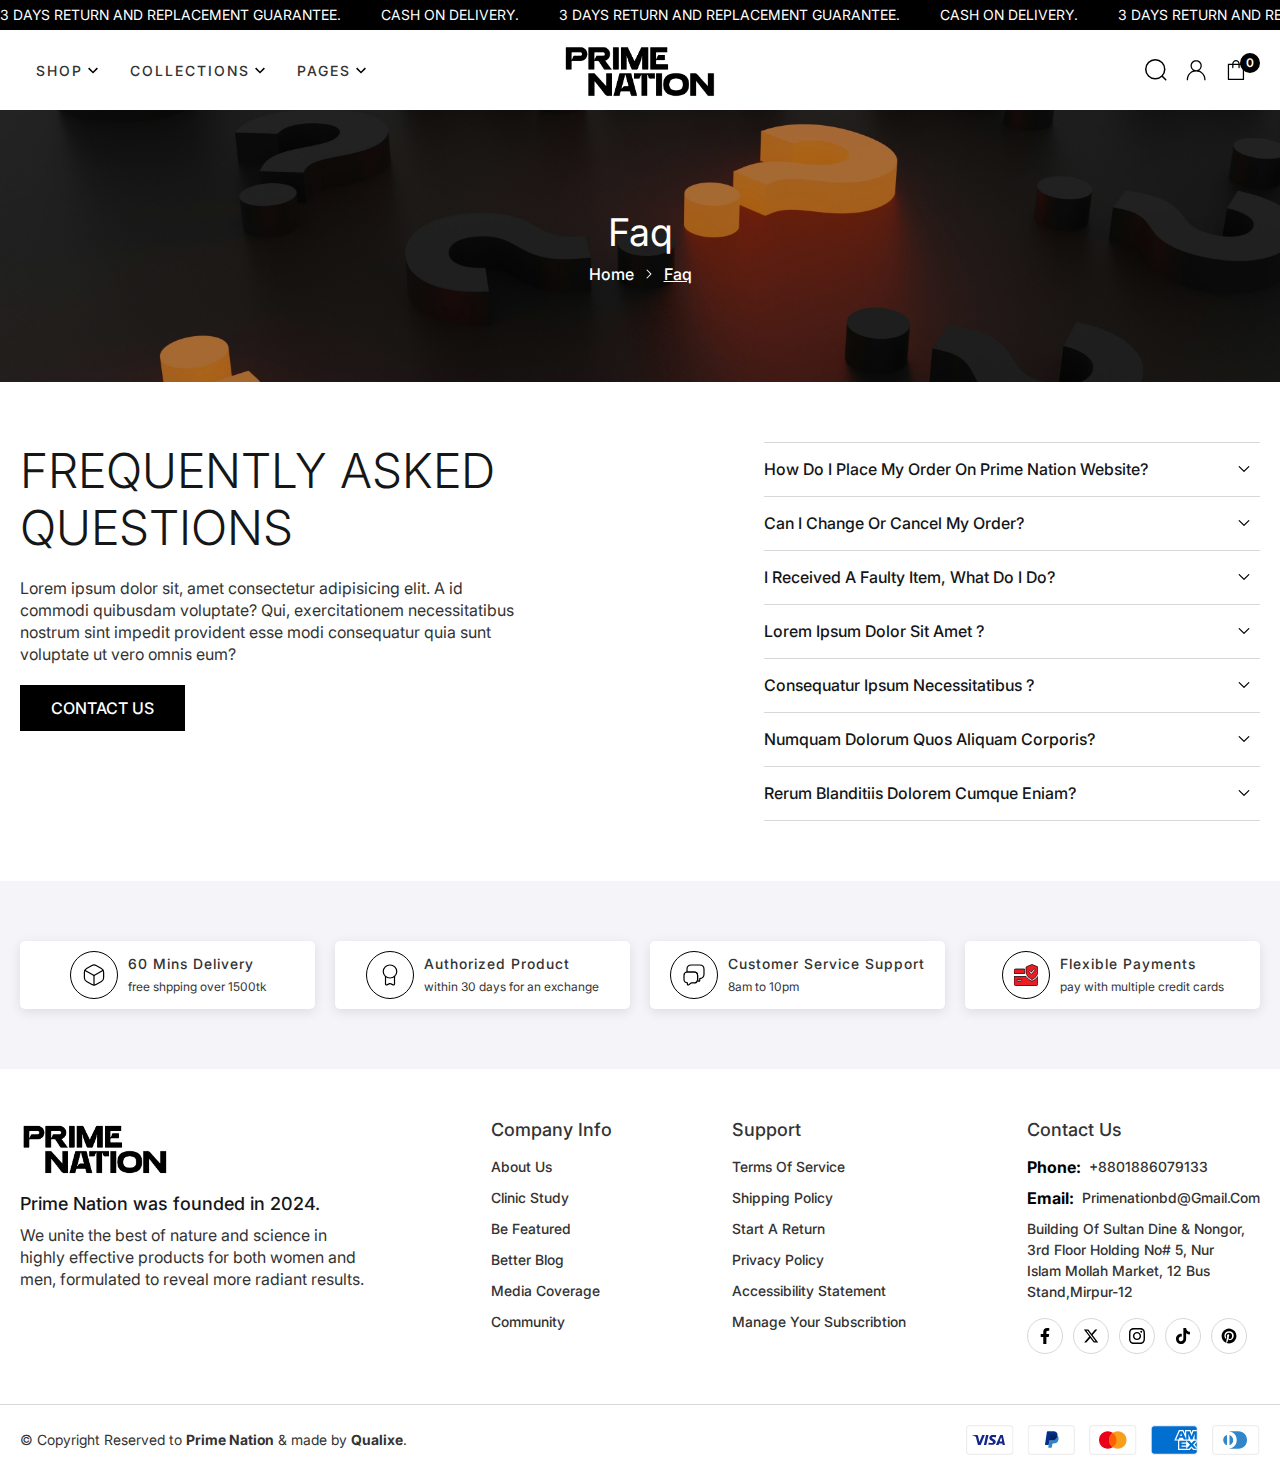
<file: faq.html>
<!DOCTYPE html>
<html lang="en">

<head>
	<meta charset="UTF-8">
	<meta name="viewport" content="width=device-width, initial-scale=1.0">
	<title>FAQs</title>
	<!-- link css start -->
	<link rel="shortcut icon" href="./assets/images/logo.png" type="image/x-icon">
	<link rel="stylesheet" href="./assets/css/swiper-bundle.min.css">
	<link rel="stylesheet" href="./assets/css/footer.css">
	<link rel="stylesheet" href="./assets/css/card.css">
	<link rel="stylesheet" href="./assets/css/cart.css">
	<link rel="stylesheet" href="./assets/css/icon-item-section.css">
	<link rel="stylesheet" href="./assets/css/faq.css">
	<link rel="stylesheet" href="./assets/css/breadcrumbs.css">
	<link rel="stylesheet" href="./assets/css/common-banner.css">
	<link rel="stylesheet" href="./assets/css/navbar.css">
	<link rel="stylesheet" href="./assets/css/topbar-section.css">
	<link rel="stylesheet" href="./assets/css/marque-slider.css">
	<link rel="stylesheet" href="./assets/css/main.css">
	<!-- link css end -->
</head>

<body>
	<header>
		<!-- topbar-section start -->
		<section class="topbar-section">
			<div class="top-bar">
				<!-- marque slider start -->
				<div class="marquee-slider marquee--hover-pause">
					<ul class="marquee__content">
						<li class="marquee-content-item">
							<p class="topbar-text">3 days return and replacement guarantee.</p>
						</li>
						<li class="marquee-content-item">
							<p class="topbar-text">Cash on delivery.</p>
						</li>
						<li class="marquee-content-item">
							<p class="topbar-text">3 days return and replacement guarantee.</p>
						</li>
						<li class="marquee-content-item">
							<p class="topbar-text">Cash on delivery.</p>
						</li>
						<li class="marquee-content-item">
							<p class="topbar-text">3 days return and replacement guarantee.</p>
						</li>
						<li class="marquee-content-item">
							<p class="topbar-text">Cash on delivery.</p>
						</li>
					</ul>
					<ul class="marquee__content">
						<li class="marquee-content-item">
							<p class="topbar-text">3 days return and replacement guarantee.</p>
						</li>
						<li class="marquee-content-item">
							<p class="topbar-text">Cash on delivery.</p>
						</li>
						<li class="marquee-content-item">
							<p class="topbar-text">3 days return and replacement guarantee.</p>
						</li>
						<li class="marquee-content-item">
							<p class="topbar-text">Cash on delivery.</p>
						</li>
						<li class="marquee-content-item">
							<p class="topbar-text">3 days return and replacement guarantee.</p>
						</li>
						<li class="marquee-content-item">
							<p class="topbar-text">Cash on delivery.</p>
						</li>
					</ul>
				</div>
				<!-- marque slider end -->
			</div>
		</section>
		<!-- topbar-section end -->

		<!-- navbar section start -->
		<nav class="navbar navbar-bg">
			<div class="container">
				<div class="navbar-wrapper">
					<div class="navbar-left">
						<div class="mobile-menu-btn">
							<div class="ham-menu">
								<span></span>
								<span></span>
								<span></span>
							</div>
						</div>
						<ul class="navbar-icons">
							<li>
								<span class="search-bar-open-btn">
									<svg width="22" height="22" viewBox="0 0 22 22" fill="none" xmlns="http://www.w3.org/2000/svg">
										<path
											d="M17.25 17.25L20.75 20.75M19.75 10.25C19.75 5.00329 15.4967 0.75 10.25 0.75C5.00329 0.75 0.75 5.00329 0.75 10.25C0.75 15.4967 5.00329 19.75 10.25 19.75C15.4967 19.75 19.75 15.4967 19.75 10.25Z"
											stroke="#000" stroke-width="1.5" stroke-linecap="round" stroke-linejoin="round"></path>
									</svg>
								</span>
							</li>
						</ul>
						<div class="navbar-links-wrapper">
							<span class="mobile-menu-close-window-btn"></span>
							<div class="navbar-links-inner">
								<div class="nav-sidebar-top">
									<div class="navbar-brand">
										<a href="index.html" class="navbar-logo">
											<img src="./assets/images/logo.png" alt="logo.png">
										</a>
									</div>
									<div class="mobile-menu-btn">
										<div class="ham-menu">
											<span></span>
											<span></span>
											<span></span>
										</div>
									</div>
								</div>
								<ul class="navbar-links">
									<li class="navbar-link">
										<div class="navbar-link-title">
											<span>shop</span>
											<span class="icon">
												<svg focusable="false" viewBox="0 0 16 14" width="10" height="10"
													xmlns="http://www.w3.org/2000/svg">
													<path fill-rule="evenodd" clip-rule="evenodd"
														d="M.116 4.884l1.768-1.768L8 9.232l6.116-6.116 1.768 1.768L8 12.768.116 4.884z">
													</path>
												</svg>
											</span>
										</div>
										<div class="navbar-link-content">
											<div class="container">
												<div class="navbar-img-link-content">
													<div class="navbar-img-link-content-left">
														<div class="navbar-img-link-content-left-item">
															<p class="navbar-img-link-content-left-item-title">Shop All</p>
															<ul>
																<li><a href="#">boots</a></li>
																<li><a href="#">Casuals</a></li>
																<li><a href="#">Comfort</a></li>
																<li><a href="#">Formal</a></li>
																<li><a href="#">Safety</a></li>
																<li><a href="#">Sneakers</a></li>
																<li><a href="#">Sandals</a></li>
															</ul>
														</div>
														<div class="navbar-img-link-content-left-item">
															<p class="navbar-img-link-content-left-item-title">Occasion
															</p>
															<ul>
																<li><a href="#">boots</a></li>
																<li><a href="#">Casuals</a></li>
																<li><a href="#">Comfort</a></li>
																<li><a href="#">Formal</a></li>
																<li><a href="#">Safety</a></li>
																<li><a href="#">Sneakers</a></li>
																<li><a href="#">Sandals</a></li>
															</ul>
														</div>
														<div class="navbar-img-link-content-left-item">
															<p class="navbar-img-link-content-left-item-title">More</p>
															<ul>
																<li><a href="#">boots</a></li>
																<li><a href="#">Casuals</a></li>
																<li><a href="#">Comfort</a></li>
																<li><a href="#">Formal</a></li>
																<li><a href="#">Safety</a></li>
																<li><a href="#">Sneakers</a></li>
																<li><a href="#">Sandals</a></li>
															</ul>
														</div>
													</div>
													<div class="navbar-img-link-content-right">
														<div class="navbar-img-card">
															<div class="product-card">
																<div class="card-image-wrap">
																	<div class="card-img">
																		<a class="main-img" href="#">
																			<img class="card_img" src="./assets/images/megamenu-img1.avif"
																				alt="megamenu-img1.avif">
																		</a>
																	</div>
																</div>
															</div>
														</div>
														<div class="navbar-img-card">
															<div class="product-card">
																<div class="card-image-wrap">
																	<div class="card-img">
																		<a class="main-img" href="#">
																			<img class="card_img" src="./assets/images/megamenu-img2.avif"
																				alt="megamenu-img2.avif">
																		</a>
																	</div>
																</div>
															</div>
														</div>
													</div>
												</div>
											</div>
										</div>
									</li>
									<li class="navbar-link">
										<div class="navbar-link-title">
											<span>Collections</span>
											<span class="icon">
												<svg focusable="false" viewBox="0 0 16 14" width="10" height="10"
													xmlns="http://www.w3.org/2000/svg">
													<path fill-rule="evenodd" clip-rule="evenodd"
														d="M.116 4.884l1.768-1.768L8 9.232l6.116-6.116 1.768 1.768L8 12.768.116 4.884z">
													</path>
												</svg>
											</span>
										</div>
										<div class="navbar-link-content">
											<div class="container">
												<div class="navbar-img-link-content">
													<div class="navbar-img-link-content-left">
														<div class="navbar-img-link-content-left-item">
															<p class="navbar-img-link-content-left-item-title">Occasion
															</p>
															<ul>
																<li><a href="#">Wedding Saree</a></li>
																<li><a href="#">Bridal Saree</a></li>
																<li><a href="#">Engagement Saree</a></li>
																<li><a href="#">Party Saree</a></li>
																<li><a href="#">Mehendi Saree</a></li>
																<li><a href="#">Reception Saree</a></li>
																<li><a href="#">Bridesmaid Saree</a></li>
																<li><a href="#">Festive Saree</a></li>
																<li><a href="#">Casual Saree</a></li>
															</ul>
														</div>
														<div class="navbar-img-link-content-left-item">
															<p class="navbar-img-link-content-left-item-title">Style</p>
															<ul>
																<li><a href="#">Embroidered Saree</a></li>
																<li><a href="#">Stone Work Saree</a></li>
																<li><a href="#">Hand Work Saree</a></li>
																<li><a href="#">Printed Saree</a></li>
																<li><a href="#">Katan Saree</a></li>
																<li><a href="#">Kanchipuram Saree</a></li>
																<li><a href="#">Gadwal Saree</a></li>
																<li><a href="#">Half & Half Saree</a></li>
																<li><a href="#">Woven Saree</a></li>
																<li><a href="#">Khaddi Saree</a></li>
																<li><a href="#">Catalogue Saree</a></li>
																<li><a href="#">Ready Saree</a></li>
															</ul>
														</div>
														<div class="navbar-img-link-content-left-item">
															<p class="navbar-img-link-content-left-item-title">Fabric
															</p>
															<ul>
																<li><a href="#">Cotton Saree</a></li>
																<li><a href="#">Silk Saree</a></li>
																<li><a href="#">Half Silk Saree</a></li>
																<li><a href="#">Art Silk Saree</a></li>
																<li><a href="#">Georgette Saree</a></li>
																<li><a href="#">Chiffon Saree</a></li>
																<li><a href="#">Crepe Saree</a></li>
																<li><a href="#">Muslin Saree</a></li>
																<li><a href="#">Desi Cotton Saree</a></li>
																<li><a href="#">Desi Silk Saree</a></li>
																<li><a href="#">Jamdani Saree</a></li>
															</ul>
														</div>
													</div>
													<div class="navbar-img-link-content-right">
														<div class="navbar-img-card">
															<div class="product-card">
																<div class="card-image-wrap">
																	<div class="card-img">
																		<a class="main-img" href="#">
																			<img class="card_img" src="./assets/images/megamenu-img1.avif"
																				alt="megamenu-img1.avif">
																		</a>
																	</div>
																</div>
															</div>
														</div>
														<div class="navbar-img-card">
															<div class="product-card">
																<div class="card-image-wrap">
																	<div class="card-img">
																		<a class="main-img" href="#">
																			<img class="card_img" src="./assets/images/megamenu-img2.avif"
																				alt="megamenu-img2.avif">
																		</a>
																	</div>
																</div>
															</div>
														</div>
													</div>
												</div>
											</div>
										</div>
									</li>
									<li class="navbar-link">
										<div class="dropdown-wrapper">
											<div class="navbar-link-title dropdown-btn1">pages
												<span class="icon">
													<svg focusable="false" viewBox="0 0 16 14" width="10" height="10"
														xmlns="http://www.w3.org/2000/svg">
														<path fill-rule="evenodd" clip-rule="evenodd"
															d="M.116 4.884l1.768-1.768L8 9.232l6.116-6.116 1.768 1.768L8 12.768.116 4.884z">
														</path>
													</svg>
												</span>
											</div>
											<div class="sub-menu dropdown-sub-menu dropdown-sub-menu1">
												<ul>
													<li>
														<a href="collections.html">collections</a>
													</li>
													<li>
														<a href="product.html">product</a>
													</li>
													<li>
														<a href="about.html">about</a>
													</li>
													<li>
														<a href="history.html">history</a>
													</li>
													<li>
														<div class="dropdown-wrapper2">
															<div class="dropdown-nav-link-text dropdown-btn2">blog<span class="icon">
																	<svg focusable="false" viewBox="0 0 16 14" width="10" height="10"
																		xmlns="http://www.w3.org/2000/svg">
																		<path fill-rule="evenodd" clip-rule="evenodd"
																			d="M.116 4.884l1.768-1.768L8 9.232l6.116-6.116 1.768 1.768L8 12.768.116 4.884z">
																		</path>
																	</svg>
																</span>
															</div>
															<div class="sub-menu2 dropdown-sub-menu dropdown-sub-menu2">
																<ul>
																	<li>
																		<a href="blog.html">blog all</a>
																	</li>
																	<li>
																		<a href="article.html">article</a>
																	</li>
																</ul>
															</div>
														</div>
													</li>
													<li>
														<a href="contact.html">contact</a>
													</li>
													<li>
														<a href="cart.html">cart</a>
													</li>
													<li>
														<a href="store.html">find store</a>
													</li>
													<li>
														<a href="faq.html">faqs</a>
													</li>
													<li>
														<a href="policy.html">policy</a>
													</li>
													<li>
														<a href="return.html">Return</a>
													</li>
												</ul>
											</div>
										</div>
									</li>
								</ul>
								<div class="navbar-sidebar-bottom">
									<ul class="social-icons">
										<li>
											<a href="#">
												<svg class=" t4s-icon-facebook" role="presentation" viewBox="0 0 320 512">
													<path
														d="M279.14 288l14.22-92.66h-88.91v-60.13c0-25.35 12.42-50.06 52.24-50.06h40.42V6.26S260.43 0 225.36 0c-73.22 0-121.08 44.38-121.08 124.72v70.62H22.89V288h81.39v224h100.17V288z">
													</path>
												</svg>
											</a>
										</li>
										<li>
											<a href="#">
												<svg width="16" height="16" viewBox="0 0 16 16" fill="none" xmlns="http://www.w3.org/2000/svg">
													<path
														d="M12.1624 1.5H14.3687L9.5499 7.00625L15.2187 14.5H10.7812L7.30303 9.95625L3.32803 14.5H1.11865L6.27178 8.60938L0.837402 1.5H5.3874L8.52803 5.65312L12.1624 1.5ZM11.3874 13.1812H12.6093L4.72178 2.75H3.40928L11.3874 13.1812Z"
														fill="black"></path>
												</svg>
											</a>
										</li>
										<li>
											<a href="#">
												<svg width="14" height="14" viewBox="0 0 14 14" fill="none" xmlns="http://www.w3.org/2000/svg">
													<path
														d="M7.00303 3.40623C5.01553 3.40623 3.4124 5.00935 3.4124 6.99685C3.4124 8.98435 5.01553 10.5875 7.00303 10.5875C8.99053 10.5875 10.5937 8.98435 10.5937 6.99685C10.5937 5.00935 8.99053 3.40623 7.00303 3.40623ZM7.00303 9.33123C5.71865 9.33123 4.66865 8.28435 4.66865 6.99685C4.66865 5.70935 5.71553 4.66248 7.00303 4.66248C8.29053 4.66248 9.3374 5.70935 9.3374 6.99685C9.3374 8.28435 8.2874 9.33123 7.00303 9.33123ZM11.578 3.25935C11.578 3.72498 11.203 4.09685 10.7405 4.09685C10.2749 4.09685 9.90303 3.72185 9.90303 3.25935C9.90303 2.79685 10.278 2.42185 10.7405 2.42185C11.203 2.42185 11.578 2.79685 11.578 3.25935ZM13.9562 4.10935C13.903 2.98748 13.6468 1.99373 12.8249 1.17498C12.0062 0.356225 11.0124 0.0999756 9.89053 0.0437256C8.73428 -0.0218994 5.26865 -0.0218994 4.1124 0.0437256C2.99365 0.0968506 1.9999 0.353101 1.17803 1.17185C0.356152 1.9906 0.103027 2.98435 0.0467773 4.10623C-0.0188477 5.26248 -0.0188477 8.7281 0.0467773 9.88435C0.0999023 11.0062 0.356152 12 1.17803 12.8187C1.9999 13.6375 2.99053 13.8937 4.1124 13.95C5.26865 14.0156 8.73428 14.0156 9.89053 13.95C11.0124 13.8968 12.0062 13.6406 12.8249 12.8187C13.6437 12 13.8999 11.0062 13.9562 9.88435C14.0218 8.7281 14.0218 5.2656 13.9562 4.10935ZM12.4624 11.125C12.2187 11.7375 11.7468 12.2094 11.1312 12.4562C10.2093 12.8219 8.02178 12.7375 7.00303 12.7375C5.98428 12.7375 3.79365 12.8187 2.8749 12.4562C2.2624 12.2125 1.79053 11.7406 1.54365 11.125C1.17803 10.2031 1.2624 8.0156 1.2624 6.99685C1.2624 5.9781 1.18115 3.78748 1.54365 2.86873C1.7874 2.25623 2.25928 1.78435 2.8749 1.53748C3.79678 1.17185 5.98428 1.25623 7.00303 1.25623C8.02178 1.25623 10.2124 1.17498 11.1312 1.53748C11.7437 1.78123 12.2155 2.2531 12.4624 2.86873C12.828 3.7906 12.7437 5.9781 12.7437 6.99685C12.7437 8.0156 12.828 10.2062 12.4624 11.125Z"
														fill="black"></path>
												</svg>
											</a>
										</li>
										<li>
											<a href="#">
												<svg width="14" height="16" viewBox="0 0 14 16" fill="none" xmlns="http://www.w3.org/2000/svg">
													<path
														d="M11.0578 2.50667C10.4503 1.81291 10.1155 0.922133 10.1156 0H7.36889V11.0222C7.34814 11.6188 7.09646 12.1841 6.66694 12.5987C6.23742 13.0133 5.66364 13.2448 5.06667 13.2444C3.80444 13.2444 2.75556 12.2133 2.75556 10.9333C2.75556 9.40444 4.23111 8.25778 5.75111 8.72889V5.92C2.68444 5.51111 0 7.89333 0 10.9333C0 13.8933 2.45333 16 5.05778 16C7.84889 16 10.1156 13.7333 10.1156 10.9333V5.34222C11.2293 6.14209 12.5665 6.57124 13.9378 6.56889V3.82222C13.9378 3.82222 12.2667 3.90222 11.0578 2.50667Z"
														fill="black"></path>
												</svg>
											</a>
										</li>
										<li>
											<a href="#">
												<svg width="18" height="18" viewBox="0 0 18 18" fill="none" xmlns="http://www.w3.org/2000/svg">
													<path
														d="M6.53341 16.95C7.33341 17.1917 8.14175 17.3334 9.00008 17.3334C11.2102 17.3334 13.3298 16.4554 14.8926 14.8926C16.4554 13.3298 17.3334 11.2102 17.3334 9.00002C17.3334 7.90567 17.1179 6.82204 16.6991 5.81099C16.2803 4.79994 15.6665 3.88129 14.8926 3.10746C14.1188 2.33364 13.2002 1.71981 12.1891 1.30102C11.1781 0.882235 10.0944 0.666687 9.00008 0.666687C7.90573 0.666687 6.8221 0.882235 5.81105 1.30102C4.80001 1.71981 3.88135 2.33364 3.10752 3.10746C1.54472 4.67027 0.666748 6.78988 0.666748 9.00002C0.666748 12.5417 2.89175 15.5834 6.03341 16.7834C5.95841 16.1334 5.88341 15.0584 6.03341 14.3167L6.99175 10.2C6.99175 10.2 6.75008 9.71669 6.75008 8.95002C6.75008 7.80002 7.46675 6.94169 8.28341 6.94169C9.00008 6.94169 9.33341 7.46669 9.33341 8.14169C9.33341 8.85835 8.85841 9.88335 8.61675 10.8667C8.47508 11.6834 9.05008 12.4 9.88342 12.4C11.3667 12.4 12.5167 10.8167 12.5167 8.58335C12.5167 6.58335 11.0834 5.21669 9.02508 5.21669C6.67508 5.21669 5.29175 6.96669 5.29175 8.80835C5.29175 9.52502 5.52508 10.25 5.90841 10.725C5.98341 10.775 5.98342 10.8417 5.95842 10.9667L5.71675 11.875C5.71675 12.0167 5.62508 12.0667 5.48341 11.9667C4.41675 11.5 3.80008 9.98335 3.80008 8.75835C3.80008 6.12502 5.66675 3.73335 9.26675 3.73335C12.1334 3.73335 14.3667 5.79169 14.3667 8.52502C14.3667 11.3917 12.5917 13.6917 10.0501 13.6917C9.24175 13.6917 8.45008 13.2584 8.16675 12.75L7.60841 14.725C7.41675 15.4417 6.89175 16.4 6.53341 16.975V16.95Z"
														fill="black"></path>
												</svg>
											</a>
										</li>
									</ul>
								</div>
							</div>
						</div>
					</div>
					<div class="navbar-middle">
						<div class="navbar-brand">
							<a href="index.html" class="navbar-logo">
								<img src="./assets/images/logo.png" alt="logo.png">
							</a>
						</div>
					</div>
					<div class="navbar-right">
						<ul class="navbar-icons">
							<li>
								<span class="search-bar-open-btn">
									<svg width="22" height="22" viewBox="0 0 22 22" fill="none" xmlns="http://www.w3.org/2000/svg">
										<path
											d="M17.25 17.25L20.75 20.75M19.75 10.25C19.75 5.00329 15.4967 0.75 10.25 0.75C5.00329 0.75 0.75 5.00329 0.75 10.25C0.75 15.4967 5.00329 19.75 10.25 19.75C15.4967 19.75 19.75 15.4967 19.75 10.25Z"
											stroke="#000" stroke-width="1.5" stroke-linecap="round" stroke-linejoin="round"></path>
									</svg>
								</span>
							</li>
							<li>
								<a href="#">
									<svg aria-hidden="true" focusable="false" role="presentation" class="icon icon-theme-201"
										viewBox="0 0 24 24" aca-font-size="13px" aca-line-height="17px" aca-letter-spacing="0pxpx">
										<g aca-font-size="13px" aca-line-height="17px" aca-letter-spacing="0pxpx">
											<path d="M4.023,22.167h-1.25v-0.625c0-1.042,0.163-2.034,0.488-2.979c0.325-0.944,0.778-1.807,1.357-2.588
		c0.579-0.781,1.266-1.458,2.061-2.031c0.794-0.573,1.66-1.016,2.598-1.328c-0.82-0.481-1.484-1.149-1.992-2.002
		C6.777,9.761,6.523,8.82,6.523,7.792c0-0.781,0.146-1.51,0.439-2.188c0.293-0.677,0.696-1.272,1.211-1.787
		c0.514-0.514,1.11-0.918,1.787-1.211c0.677-0.293,1.406-0.439,2.188-0.439s1.51,0.146,2.188,0.439
		c0.677,0.293,1.272,0.697,1.787,1.211c0.514,0.515,0.918,1.11,1.211,1.787c0.293,0.677,0.439,1.406,0.439,2.188
		c0,1.029-0.254,1.97-0.762,2.822c-0.508,0.853-1.172,1.521-1.992,2.002c0.938,0.313,1.803,0.755,2.598,1.328
		c0.794,0.573,1.481,1.25,2.061,2.031c0.579,0.781,1.032,1.644,1.357,2.588c0.325,0.944,0.488,1.937,0.488,2.979v0.625h-1.25v-0.625
		c0-1.12-0.212-2.174-0.635-3.164c-0.423-0.989-1.003-1.852-1.738-2.588c-0.736-0.735-1.599-1.315-2.588-1.738
		c-0.99-0.423-2.044-0.635-3.164-0.635c-1.12,0-2.175,0.212-3.164,0.635c-0.99,0.423-1.853,1.003-2.588,1.738
		c-0.736,0.736-1.315,1.599-1.738,2.588c-0.423,0.99-0.635,2.044-0.635,3.164V22.167z M8.115,9.491c0.228,0.534,0.54,1,0.938,1.396
		c0.397,0.397,0.862,0.71,1.396,0.938c0.534,0.228,1.1,0.342,1.699,0.342c0.599,0,1.165-0.114,1.699-0.342
		c0.534-0.228,0.999-0.54,1.396-0.938c0.397-0.397,0.709-0.862,0.938-1.396c0.228-0.534,0.342-1.1,0.342-1.699
		c0-0.599-0.114-1.165-0.342-1.699c-0.228-0.534-0.541-0.999-0.938-1.396c-0.397-0.397-0.863-0.709-1.396-0.937
		c-0.534-0.228-1.101-0.342-1.699-0.342c-0.599,0-1.166,0.114-1.699,0.342c-0.534,0.228-1,0.541-1.396,0.937
		c-0.397,0.397-0.71,0.863-0.938,1.396C7.887,6.627,7.773,7.193,7.773,7.792C7.773,8.391,7.887,8.957,8.115,9.491z"
												aca-font-size="13px" aca-line-height="17px" aca-letter-spacing="0pxpx">
											</path>
										</g>
									</svg>
								</a>
							</li>
							<li>
								<span class="side-cart-btn">
									<span class="cart-count">0</span>
									<svg aria-hidden="true" focusable="false" role="presentation" class="icon icon-theme-109"
										viewBox="0 0 24 24" aca-font-size="13px" aca-line-height="17px" aca-letter-spacing="0pxpx">
										<g aca-font-size="13px" aca-line-height="17px" aca-letter-spacing="0pxpx">
											<path d="M19.884,21.897c-0.124,0.124-0.271,0.186-0.439,0.186h-15c-0.169,0-0.315-0.062-0.439-0.186
		c-0.124-0.124-0.186-0.271-0.186-0.439v-15c0-0.169,0.062-0.315,0.186-0.439c0.124-0.124,0.271-0.186,0.439-0.186h3.75
		c0-1.028,0.368-1.911,1.104-2.646c0.735-0.735,1.618-1.104,2.646-1.104s1.911,0.368,2.646,1.104
		c0.735,0.736,1.104,1.618,1.104,2.646h3.75c0.169,0,0.315,0.062,0.439,0.186c0.124,0.124,0.186,0.271,0.186,0.439v15
		C20.069,21.627,20.008,21.773,19.884,21.897z M18.819,7.083h-3.125v2.5c0,0.169-0.062,0.316-0.186,0.439
		c-0.124,0.124-0.271,0.186-0.439,0.186s-0.315-0.062-0.439-0.186c-0.124-0.124-0.186-0.27-0.186-0.439v-2.5h-5v2.5
		c0,0.169-0.062,0.316-0.186,0.439c-0.124,0.124-0.271,0.186-0.439,0.186s-0.315-0.062-0.439-0.186
		c-0.124-0.124-0.186-0.27-0.186-0.439v-2.5H5.069v13.75h13.75V7.083z M10.177,4.065C9.688,4.554,9.444,5.143,9.444,5.833h5
		c0-0.69-0.244-1.279-0.732-1.768s-1.077-0.732-1.768-0.732S10.665,3.577,10.177,4.065z" aca-font-size="13px"
												aca-line-height="17px" aca-letter-spacing="0pxpx"></path>
										</g>
									</svg>
								</span>
							</li>
						</ul>
					</div>
				</div>
			</div>
		</nav>
		<!-- navbar section end -->

		<!-- search-bar start -->
		<div class="search-bar-overlay">
			<span class="search-bar-close-window-btn"></span>
			<div class="search-bar-inner">
				<button class="search-close-btn">
					<svg width="24" height="24" viewBox="0 0 18 18" fill="none" xmlns="http://www.w3.org/2000/svg">
						<path d="M3 15L15 3" stroke="#232323" stroke-width="1.5" stroke-linecap="round" stroke-linejoin="round">
						</path>
						<path d="M15 15L3 3" stroke="#232323" stroke-width="1.5" stroke-linecap="round" stroke-linejoin="round">
						</path>
					</svg>
				</button>
				<div class="navbar-search-bar">
					<input type="text" placeholder="search product">
					<button class="search-btn"><svg width="22" height="22" viewBox="0 0 22 22" fill="none"
							xmlns="http://www.w3.org/2000/svg">
							<path
								d="M17.25 17.25L20.75 20.75M19.75 10.25C19.75 5.00329 15.4967 0.75 10.25 0.75C5.00329 0.75 0.75 5.00329 0.75 10.25C0.75 15.4967 5.00329 19.75 10.25 19.75C15.4967 19.75 19.75 15.4967 19.75 10.25Z"
								stroke="#fff" stroke-width="1.5" stroke-linecap="round" stroke-linejoin="round"></path>
						</svg></button>
				</div>
			</div>
		</div>
		<!-- searchbar end -->
	</header>

	<main>
		<!-- common banner start -->
		<section class="common-banner faq-page-banner">
			<div class="container">
				<div class="common-banner-content">
					<div class="section-heading-wrapper">
						<h2 class="section-heading">Faq</h2>
						<ul class="breadcrumb">
							<li><a href="index.html">Home</a> <span class="breadcrumb-icon">
									<svg aria-hidden="true" focusable="false" class="icon icon-caret" viewBox="0 0 10 6">
										<path fill-rule="evenodd" clip-rule="evenodd"
											d="M9.354.646a.5.5 0 00-.708 0L5 4.293 1.354.646a.5.5 0 00-.708.708l4 4a.5.5 0 00.708 0l4-4a.5.5 0 000-.708z"
											fill="black">
										</path>
									</svg>
								</span>
							</li>
							<li><span class="active">faq</span> <span class="breadcrumb-icon"></span></li>
						</ul>
					</div>
				</div>
			</div>
		</section>
		<!-- common banner end -->

		<!-- faq section start -->
		<section class="section faq-section">
			<div class="container">
				<div class="faq-wrapper">
					<div class="faq-content">
						<h1 class="faq-content-title">
							Frequently asked questions
						</h1>
						<p class="faq-content-text">Lorem ipsum dolor sit, amet consectetur adipisicing elit. A id commodi
							quibusdam voluptate? Qui, exercitationem necessitatibus nostrum sint impedit provident esse modi
							consequatur quia sunt voluptate ut vero omnis eum?</p>
						<a href="#" class="btn primary-btn">contact us<span></span></a>
					</div>
					<div class="faq-accordion">
						<div class="faq-accordion-items">
							<div class="faq-accordion-item">
								<div class="item-title-wrapper faq-accordion-toggle-btn">
									<h6 class="item-title">How do I place my order on Prime Nation website?</h6>
									<span class="icon">
										<svg aria-hidden="true" focusable="false" class="icon icon-caret" viewBox="0 0 10 6">
											<path fill-rule="evenodd" clip-rule="evenodd"
												d="M9.354.646a.5.5 0 00-.708 0L5 4.293 1.354.646a.5.5 0 00-.708.708l4 4a.5.5 0 00.708 0l4-4a.5.5 0 000-.708z"
												fill="currentColor">
											</path>
										</svg>
									</span>
								</div>
								<div class="faq-accordion-item-content">
									<div class="content">
										<p>Go to our main navigation bar, browse items by category, and select the items you want to buy.
											After finalizing your choice(s) go for
											checkout, and select your shipping methods and payment options. Once you have made the payment
											your checkout will be complete.</p>
									</div>
								</div>
							</div>
							<div class="faq-accordion-item">
								<div class="item-title-wrapper faq-accordion-toggle-btn">
									<h6 class="item-title">Can I change or cancel my order?</h6>
									<span class="icon">
										<svg aria-hidden="true" focusable="false" class="icon icon-caret" viewBox="0 0 10 6">
											<path fill-rule="evenodd" clip-rule="evenodd"
												d="M9.354.646a.5.5 0 00-.708 0L5 4.293 1.354.646a.5.5 0 00-.708.708l4 4a.5.5 0 00.708 0l4-4a.5.5 0 000-.708z"
												fill="currentColor">
											</path>
										</svg>
									</span>
								</div>
								<div class="faq-accordion-item-content">
									<div class="content">
										<p>We start the shipping process within 24 hours. So, if you want to cancel or modify any order,
											please inform our Customer Services Department at your earliest.</p>
										<p>As soon as you place your order, we're on it – we know you need it fast! Unfortunately, this
											means we will be unable to make any changes as it's already being processed at the warehouse
											(literally within seconds!). You'll need to place another order or return any unwanted items.</p>
									</div>
								</div>
							</div>
							<div class="faq-accordion-item">
								<div class="item-title-wrapper faq-accordion-toggle-btn">
									<h6 class="item-title">I received a faulty item, what do i do?</h6>
									<span class="icon">
										<svg aria-hidden="true" focusable="false" class="icon icon-caret" viewBox="0 0 10 6">
											<path fill-rule="evenodd" clip-rule="evenodd"
												d="M9.354.646a.5.5 0 00-.708 0L5 4.293 1.354.646a.5.5 0 00-.708.708l4 4a.5.5 0 00.708 0l4-4a.5.5 0 000-.708z"
												fill="currentColor">
											</path>
										</svg>
									</span>
								</div>
								<div class="faq-accordion-item-content">
									<div class="content">
										<p>After you receive the shipment, our delivery team will wait for 10 minutes to let you check on
												the product. If you have any issue with the product, you can contact our <strong>Customer Services
												Department</strong> and return the product instantly. We don’t accept returns unless the product is
												defective.</p>
									</div>
								</div>
							</div>
							<div class="faq-accordion-item">
								<div class="item-title-wrapper faq-accordion-toggle-btn">
									<h6 class="item-title">Lorem ipsum dolor sit amet ?</h6>
									<span class="icon">
										<svg aria-hidden="true" focusable="false" class="icon icon-caret" viewBox="0 0 10 6">
											<path fill-rule="evenodd" clip-rule="evenodd"
												d="M9.354.646a.5.5 0 00-.708 0L5 4.293 1.354.646a.5.5 0 00-.708.708l4 4a.5.5 0 00.708 0l4-4a.5.5 0 000-.708z"
												fill="currentColor">
											</path>
										</svg>
									</span>
								</div>
								<div class="faq-accordion-item-content">
									<ul>
										<li>
											<p><strong>Dual-Tone Aesthetic:</strong> A rich brown base complemented by deep black sleeves
												and accents, adding a bold yet refined contrast.</p>
										</li>
										<li>
											<p><strong>Vertical Panel Detailing:</strong> Sleek, parallel stripes running down the torso
												enhance the structured look, adding a touch of vintage-inspired sophistication.</p>
										</li>
										<li>
											<p><strong>Classic Polo Collar:</strong> A clean-cut, buttoned neckline that balances casual
												comfort with formal polish.</p>
										</li>
									</ul>
								</div>
							</div>
							<div class="faq-accordion-item">
								<div class="item-title-wrapper faq-accordion-toggle-btn">
									<h6 class="item-title">Consequatur ipsum necessitatibus ?</h6>
									<span class="icon">
										<svg aria-hidden="true" focusable="false" class="icon icon-caret" viewBox="0 0 10 6">
											<path fill-rule="evenodd" clip-rule="evenodd"
												d="M9.354.646a.5.5 0 00-.708 0L5 4.293 1.354.646a.5.5 0 00-.708.708l4 4a.5.5 0 00.708 0l4-4a.5.5 0 000-.708z"
												fill="currentColor">
											</path>
										</svg>
									</span>
								</div>
								<div class="faq-accordion-item-content">
									<ul>
										<li>
											<p><strong>Dual-Tone Aesthetic:</strong> A rich brown base complemented by deep black sleeves
												and accents, adding a bold yet refined contrast.</p>
										</li>
										<li>
											<p><strong>Vertical Panel Detailing:</strong> Sleek, parallel stripes running down the torso
												enhance the structured look, adding a touch of vintage-inspired sophistication.</p>
										</li>
										<li>
											<p><strong>Classic Polo Collar:</strong> A clean-cut, buttoned neckline that balances casual
												comfort with formal polish.</p>
										</li>
									</ul>
								</div>
							</div>
							<div class="faq-accordion-item">
								<div class="item-title-wrapper faq-accordion-toggle-btn">
									<h6 class="item-title">Numquam dolorum quos aliquam corporis?</h6>
									<span class="icon">
										<svg aria-hidden="true" focusable="false" class="icon icon-caret" viewBox="0 0 10 6">
											<path fill-rule="evenodd" clip-rule="evenodd"
												d="M9.354.646a.5.5 0 00-.708 0L5 4.293 1.354.646a.5.5 0 00-.708.708l4 4a.5.5 0 00.708 0l4-4a.5.5 0 000-.708z"
												fill="currentColor">
											</path>
										</svg>
									</span>
								</div>
								<div class="faq-accordion-item-content">
									<ul>
										<li>
											<p><strong>Dual-Tone Aesthetic:</strong> A rich brown base complemented by deep black sleeves
												and accents, adding a bold yet refined contrast.</p>
										</li>
										<li>
											<p><strong>Vertical Panel Detailing:</strong> Sleek, parallel stripes running down the torso
												enhance the structured look, adding a touch of vintage-inspired sophistication.</p>
										</li>
										<li>
											<p><strong>Classic Polo Collar:</strong> A clean-cut, buttoned neckline that balances casual
												comfort with formal polish.</p>
										</li>
									</ul>
								</div>
							</div>
							<div class="faq-accordion-item">
								<div class="item-title-wrapper faq-accordion-toggle-btn">
									<h6 class="item-title">Rerum blanditiis dolorem cumque eniam?</h6>
									<span class="icon">
										<svg aria-hidden="true" focusable="false" class="icon icon-caret" viewBox="0 0 10 6">
											<path fill-rule="evenodd" clip-rule="evenodd"
												d="M9.354.646a.5.5 0 00-.708 0L5 4.293 1.354.646a.5.5 0 00-.708.708l4 4a.5.5 0 00.708 0l4-4a.5.5 0 000-.708z"
												fill="currentColor">
											</path>
										</svg>
									</span>
								</div>
								<div class="faq-accordion-item-content">
									<ul>
										<li>
											<p><strong>Dual-Tone Aesthetic:</strong> A rich brown base complemented by deep black sleeves
												and accents, adding a bold yet refined contrast.</p>
										</li>
										<li>
											<p><strong>Vertical Panel Detailing:</strong> Sleek, parallel stripes running down the torso
												enhance the structured look, adding a touch of vintage-inspired sophistication.</p>
										</li>
										<li>
											<p><strong>Classic Polo Collar:</strong> A clean-cut, buttoned neckline that balances casual
												comfort with formal polish.</p>
										</li>
									</ul>
								</div>
							</div>
						</div>
					</div>
				</div>
			</div>
		</section>
		<!-- faq section end -->

		<!-- icon-item-section start -->
		<section class="section icon-item-section">
			<div class="container">
				<div class="icon-items">
					<div class="icon-item">
						<span class="icon">
							<svg width="30" height="30" viewBox="0 0 30 30" fill="none" xmlns="http://www.w3.org/2000/svg">
								<path d="M3.96249 9.2998L15 15.6873L25.9625 9.3373" stroke="#232323" stroke-width="1.5"
									stroke-linecap="round" stroke-linejoin="round"></path>
								<path d="M15 27.0123V15.6748" stroke="#232323" stroke-width="1.5" stroke-linecap="round"
									stroke-linejoin="round"></path>
								<path
									d="M12.4125 3.10011L5.7375 6.80011C4.225 7.63761 2.9875 9.73761 2.9875 11.4626V18.5251C2.9875 20.2501 4.225 22.3501 5.7375 23.1876L12.4125 26.9001C13.8375 27.6876 16.175 27.6876 17.6 26.9001L24.275 23.1876C25.7875 22.3501 27.025 20.2501 27.025 18.5251V11.4626C27.025 9.73761 25.7875 7.63761 24.275 6.80011L17.6 3.08761C16.1625 2.30011 13.8375 2.30011 12.4125 3.10011Z"
									stroke="#232323" stroke-width="1.5" stroke-linecap="round" stroke-linejoin="round">
								</path>
							</svg>
						</span>
						<div class="icon-item-content">
							<p class="icon-item-title">60 mins delivery</p>
							<p class="icon-item-text">free shpping over 1500tk</p>
						</div>
					</div>
					<div class="icon-item">
						<span class="icon">
							<svg width="30" height="30" viewBox="0 0 30 30" fill="none" xmlns="http://www.w3.org/2000/svg">
								<path
									d="M15 18.75C19.6599 18.75 23.4375 15.1123 23.4375 10.625C23.4375 6.13769 19.6599 2.5 15 2.5C10.3401 2.5 6.5625 6.13769 6.5625 10.625C6.5625 15.1123 10.3401 18.75 15 18.75Z"
									stroke="#232323" stroke-width="1.5" stroke-linecap="round" stroke-linejoin="round"></path>
								<path
									d="M9.39993 16.8998L9.38745 26.1248C9.38745 27.2498 10.175 27.7998 11.15 27.3373L14.4999 25.7498C14.7749 25.6123 15.2374 25.6123 15.5124 25.7498L18.8749 27.3373C19.8374 27.7873 20.6375 27.2498 20.6375 26.1248V16.6748"
									stroke="#232323" stroke-width="1.5" stroke-linecap="round" stroke-linejoin="round"></path>
							</svg>
						</span>
						<div class="icon-item-content">
							<p class="icon-item-title">authorized product</p>
							<p class="icon-item-text">within 30 days for an exchange</p>
						</div>
					</div>
					<div class="icon-item">
						<span class="icon">
							<svg width="30" height="30" viewBox="0 0 30 30" fill="none" xmlns="http://www.w3.org/2000/svg">
								<path
									d="M27.5 7.8125V14.1875C27.5 15.775 26.975 17.1125 26.0375 18.0375C25.1125 18.975 23.775 19.5 22.1875 19.5V21.7625C22.1875 22.6125 21.2375 23.125 20.5375 22.65L19.325 21.85C19.4375 21.4625 19.4875 21.0375 19.4875 20.5875V15.5C19.4875 12.95 17.7875 11.25 15.2375 11.25H6.74999C6.57499 11.25 6.4125 11.2625 6.25 11.275V7.8125C6.25 4.625 8.375 2.5 11.5625 2.5H22.1875C25.375 2.5 27.5 4.625 27.5 7.8125Z"
									stroke="#232323" stroke-width="1.5" stroke-miterlimit="10" stroke-linecap="round"
									stroke-linejoin="round"></path>
								<path
									d="M19.4875 15.5V20.5875C19.4875 21.0375 19.4375 21.4625 19.325 21.85C18.8625 23.6875 17.3375 24.8375 15.2375 24.8375H11.8375L8.0625 27.35C7.5 27.7375 6.74999 27.325 6.74999 26.65V24.8375C5.47499 24.8375 4.4125 24.4125 3.675 23.675C2.925 22.925 2.5 21.8625 2.5 20.5875V15.5C2.5 13.125 3.975 11.4875 6.25 11.275C6.4125 11.2625 6.57499 11.25 6.74999 11.25H15.2375C17.7875 11.25 19.4875 12.95 19.4875 15.5Z"
									stroke="#232323" stroke-width="1.5" stroke-miterlimit="10" stroke-linecap="round"
									stroke-linejoin="round"></path>
							</svg>
						</span>
						<div class="icon-item-content">
							<p class="icon-item-title">customer service support</p>
							<p class="icon-item-text">8am to 10pm</p>
						</div>
					</div>
					<div class="icon-item">
						<span class="icon">
							<svg width="30" height="30" viewBox="0 0 33 33" fill="none" xmlns="http://www.w3.org/2000/svg">
								<path
									d="M14.4375 10.312V8.24951H2.0625C0.926063 8.24951 0 9.17557 0 10.312V14.437H14.8727C14.586 13.1768 14.4375 11.8197 14.4375 10.312Z"
									fill="#ec1c24"></path>
								<path
									d="M32.9154 18.562C31.5088 20.7297 29.3638 22.5736 26.2907 24.3391C25.8184 24.6093 25.2862 24.7495 24.75 24.7495C24.2138 24.7495 23.6816 24.6093 23.2155 24.3432C20.1424 22.5736 17.9974 20.7276 16.5887 18.562H0V28.8745C0 30.013 0.926063 30.937 2.0625 30.937H30.9375C32.076 30.937 33 30.013 33 28.8745V18.562H32.9154ZM9.28125 24.7495H5.15625C4.587 24.7495 4.125 24.2875 4.125 23.7183C4.125 23.149 4.587 22.687 5.15625 22.687H9.28125C9.8505 22.687 10.3125 23.149 10.3125 23.7183C10.3125 24.2875 9.8505 24.7495 9.28125 24.7495Z"
									fill="#ec1c24"></path>
								<path
									d="M32.3751 5.24027L25.1563 2.14652C24.8944 2.03514 24.6036 2.03514 24.3416 2.14652L17.1229 5.24027C16.7454 5.40114 16.5 5.77446 16.5 6.18696V10.312C16.5 15.9859 18.5976 19.3024 24.2364 22.5508C24.3953 22.6416 24.5726 22.687 24.75 22.687C24.9274 22.687 25.1047 22.6416 25.2636 22.5508C30.9024 19.3106 33 15.9941 33 10.312V6.18696C33 5.77446 32.7546 5.40114 32.3751 5.24027ZM28.6502 9.92627L24.5252 15.0825C24.3272 15.3259 24.0302 15.4682 23.7188 15.4682C23.7043 15.4682 23.6878 15.4682 23.6754 15.4682C23.3475 15.4538 23.0443 15.2846 22.8607 15.0103L20.7982 11.9166C20.4827 11.4422 20.6106 10.8028 21.0849 10.4873C21.5552 10.1738 22.1966 10.2975 22.5143 10.774L23.7951 12.6941L27.0373 8.63927C27.3941 8.19583 28.0438 8.12571 28.4873 8.47839C28.9328 8.83108 29.0029 9.48077 28.6502 9.92627Z"
									fill="#ec1c24"></path>
							</svg>
						</span>
						<div class="icon-item-content">
							<p class="icon-item-title">flexible payments</p>
							<p class="icon-item-text">pay with multiple credit cards</p>
						</div>
					</div>
				</div>
			</div>
		</section>
		<!-- icon-item-section end -->

		<!-- cart-sidebar start -->
		<div class="cart-sidebar">
			<button class="cart-sidebar-close-window-btn"></button>
			<div class="cart-sidebar-box">
				<div class="side-cart-top">
					<p class="side-cart-heading">YOUR CART</p>
					<div class="side-cart-heading-icon-wrap">
						<span class="icon">
							<i class="fa-solid fa-bag-shopping"></i>
						</span>
						<span class="side-cart-item-number">0</span>
					</div>
					<button title="close" class="side-cart-close-btn">
						<svg width="24" height="24" viewBox="0 0 18 18" fill="none" xmlns="http://www.w3.org/2000/svg">
							<path d="M3 15L15 3" stroke="#fff" stroke-width="1.5" stroke-linecap="round" stroke-linejoin="round">
							</path>
							<path d="M15 15L3 3" stroke="#fff" stroke-width="1.5" stroke-linecap="round" stroke-linejoin="round">
							</path>
						</svg>
					</button>
				</div>
				<div class="side-cart-empty">
					<div class="side-cart-empty-text">
						<h3>
							Your Cart Is Empty
						</h3>
					</div>
				</div>
				<div class="side-cart-product-content">
					<div class="side-cart-progress-bar-area">
						<p class="side-cart-progress-bar-text">Add another <strong>TK500</strong> to take advantage of
							<strong>Free
								Delivery</strong>.
						</p>
						<input type="range" value="60" min="0" max="100" step="1" class="progress">
					</div>
					<div class="side-cart-product-item-wrapper">
						<div class="cart-product-items">
							<div class="cart-product-item">
								<div class="cart-product-img">
									<img src="./assets/images/product-img1.jpg" alt="product-img1.jpg">
								</div>
								<div class="cart-product-content">
									<p class="cart-product-title"><a href="#">Phantom Gucci shose</a></p>
									<div class="cart-product-varient">
										<p><span>color</span> : <span>black</span></p>
										<p><span>size</span> : <span>m</span></p>
									</div>
									<div class="cart-product-btm">
										<p class="cart-product-price"><strong>TK119.00</strong></p>
										<div class="dlt-btn-with-cart-quantity">
											<button class="cart-delete-btn">
												<svg width="20" height="24" viewBox="0 0 20 24" fill="none" xmlns="http://www.w3.org/2000/svg">
													<path
														d="M8 0C7.478 0 6.94 0.185 6.562 0.563C6.184 0.941 6 1.478 6 2V3H0V5H1V21C1 22.645 2.355 24 4 24H16C17.645 24 19 22.645 19 21V5H20V3H14V2C14 1.478 13.815 0.94 13.437 0.562C13.06 0.186 12.523 0 12 0H8ZM8 2H12V3H8V2ZM3 5H17V21C17 21.555 16.555 22 16 22H4C3.445 22 3 21.555 3 21V5ZM5 8V19H7V8H5ZM9 8V19H11V8H9ZM13 8V19H15V8H13Z"
														fill="#AFAFAF" />
												</svg>
											</button>
											<div class="cart-quantity-wrap">
												<button class="cart-quantity-decrease disabled">
													<svg width="32" height="32" viewBox="0 0 32 32" fill="none"
														xmlns="http://www.w3.org/2000/svg">
														<path
															d="M16.0002 3C8.83224 3 3.00024 8.832 3.00024 16C3.00024 23.168 8.83224 29 16.0002 29C23.1682 29 29.0002 23.168 29.0002 16C29.0002 8.832 23.1682 3 16.0002 3ZM16.0002 5C22.0872 5 27.0002 9.913 27.0002 16C27.0002 22.087 22.0872 27 16.0002 27C9.91324 27 5.00024 22.087 5.00024 16C5.00024 9.913 9.91324 5 16.0002 5ZM10.0002 15V17H22.0002V15H10.0002Z"
															fill="black" />
													</svg>
												</button>
												<input type="number" class="cart-quantity-number" placeholder="1">
												<button class="cart-quantity-increase">
													<svg width="32" height="32" viewBox="0 0 32 32" fill="none"
														xmlns="http://www.w3.org/2000/svg">
														<path
															d="M15.9998 3C8.83176 3 2.99976 8.832 2.99976 16C2.99976 23.168 8.83176 29 15.9998 29C23.1678 29 28.9998 23.168 28.9998 16C28.9998 8.832 23.1678 3 15.9998 3ZM15.9998 5C22.0868 5 26.9998 9.913 26.9998 16C26.9998 22.087 22.0868 27 15.9998 27C9.91276 27 4.99976 22.087 4.99976 16C4.99976 9.913 9.91276 5 15.9998 5ZM14.9998 10V15H9.99976V17H14.9998V22H16.9998V17H21.9998V15H16.9998V10H14.9998Z"
															fill="black" />
													</svg>
												</button>
											</div>
										</div>
									</div>
								</div>
							</div>
							<div class="cart-product-item">
								<div class="cart-product-img">
									<img src="./assets/images/product-img5.jpg" alt="product-img5.jpg">
								</div>
								<div class="cart-product-content">
									<p class="cart-product-title"><a href="#">Phantom Gucci shose</a></p>
									<div class="cart-product-varient">
										<p><span>color</span> : <span>white</span></p>
										<p><span>size</span> : <span>xl</span></p>
									</div>
									<div class="cart-product-btm">
										<p class="cart-product-price"><strong>TK1189.00</strong></p>
										<div class="dlt-btn-with-cart-quantity">
											<button class="cart-delete-btn">
												<svg width="20" height="24" viewBox="0 0 20 24" fill="none" xmlns="http://www.w3.org/2000/svg">
													<path
														d="M8 0C7.478 0 6.94 0.185 6.562 0.563C6.184 0.941 6 1.478 6 2V3H0V5H1V21C1 22.645 2.355 24 4 24H16C17.645 24 19 22.645 19 21V5H20V3H14V2C14 1.478 13.815 0.94 13.437 0.562C13.06 0.186 12.523 0 12 0H8ZM8 2H12V3H8V2ZM3 5H17V21C17 21.555 16.555 22 16 22H4C3.445 22 3 21.555 3 21V5ZM5 8V19H7V8H5ZM9 8V19H11V8H9ZM13 8V19H15V8H13Z"
														fill="#AFAFAF" />
												</svg>
											</button>
											<div class="cart-quantity-wrap">
												<button class="cart-quantity-decrease disabled">
													<svg width="32" height="32" viewBox="0 0 32 32" fill="none"
														xmlns="http://www.w3.org/2000/svg">
														<path
															d="M16.0002 3C8.83224 3 3.00024 8.832 3.00024 16C3.00024 23.168 8.83224 29 16.0002 29C23.1682 29 29.0002 23.168 29.0002 16C29.0002 8.832 23.1682 3 16.0002 3ZM16.0002 5C22.0872 5 27.0002 9.913 27.0002 16C27.0002 22.087 22.0872 27 16.0002 27C9.91324 27 5.00024 22.087 5.00024 16C5.00024 9.913 9.91324 5 16.0002 5ZM10.0002 15V17H22.0002V15H10.0002Z"
															fill="black" />
													</svg>
												</button>
												<input type="number" class="cart-quantity-number" placeholder="1">
												<button class="cart-quantity-increase">
													<svg width="32" height="32" viewBox="0 0 32 32" fill="none"
														xmlns="http://www.w3.org/2000/svg">
														<path
															d="M15.9998 3C8.83176 3 2.99976 8.832 2.99976 16C2.99976 23.168 8.83176 29 15.9998 29C23.1678 29 28.9998 23.168 28.9998 16C28.9998 8.832 23.1678 3 15.9998 3ZM15.9998 5C22.0868 5 26.9998 9.913 26.9998 16C26.9998 22.087 22.0868 27 15.9998 27C9.91276 27 4.99976 22.087 4.99976 16C4.99976 9.913 9.91276 5 15.9998 5ZM14.9998 10V15H9.99976V17H14.9998V22H16.9998V17H21.9998V15H16.9998V10H14.9998Z"
															fill="black" />
													</svg>
												</button>
											</div>
										</div>
									</div>
								</div>
							</div>
						</div>
					</div>
					<div class="side-cart-product-content-footer">
						<div class="side-cart-product-price-wrap">
							<p>Subtotal</p>
							<p>TK218</p>
						</div>
						<div class="side-cart-checkout-btn">
							<a href="#" class="btn secondary-btn">view cart<span></span></a>
							<a href="#" class="btn primary-btn">checkout <span></span></a>
						</div>
						<p class="side-cart-checkout-text">
							Shipping, taxes, and discount codes calculated at checkout.
						</p>
					</div>
				</div>
			</div>
		</div>
		<!-- cart-sidebar end -->
	</main>

	<!-- footer section start -->
	<footer class="footer-section">
		<div class="container">
			<div class="footer-items">
				<div class="footer-item">
					<div class="footer-logo">
						<a href="#">
							<img src="./assets/images/logo.png" alt="logo.png">
						</a>
					</div>
					<div class="footer-content">
						<h6 class="footer-content-title">Prime Nation was founded in 2024.</h6>
						<p class="footer-content-text">We unite the best of nature and science in highly effective
							products for
							both women and men, formulated to reveal more radiant results.</p>
					</div>
				</div>
				<div class="footer-item">
					<h6 class="footer-item-title">Company Info</h6>
					<ul class="footer-list">
						<li><a href="#">About Us</a></li>
						<li><a href="#">Clinic Study</a></li>
						<li><a href="#">Be Featured</a></li>
						<li><a href="#">Better Blog</a></li>
						<li><a href="#">Media Coverage</a></li>
						<li><a href="#">Community</a></li>
					</ul>
				</div>
				<div class="footer-item">
					<h6 class="footer-item-title">Support</h6>
					<ul class="footer-list">
						<li><a href="#">Terms of Service</a></li>
						<li><a href="#">Shipping Policy</a></li>
						<li><a href="#">Start a Return</a></li>
						<li><a href="#">Privacy Policy</a></li>
						<li><a href="#">Accessibility Statement</a></li>
						<li><a href="#">Manage your Subscribtion</a></li>
					</ul>
				</div>
				<div class="footer-item">
					<h6 class="footer-item-title">Contact Us</h6>
					<ul class="footer-list">
						<li><strong>phone:</strong><a href="#">+8801886079133</a></li>
						<li><strong>Email:</strong><a href="#">primenationbd@gmail.com</a></li>
						<li>
							<p>Building of Sultan Dine & Nongor, 3rd Floor Holding No# 5, Nur Islam Mollah Market, 12 Bus
								stand,Mirpur-12</p>
						</li>
					</ul>
					<div class="footer-icons">
						<ul class="social-icons">
							<li>
								<a href="#">
									<svg class=" t4s-icon-facebook" role="presentation" viewBox="0 0 320 512">
										<path
											d="M279.14 288l14.22-92.66h-88.91v-60.13c0-25.35 12.42-50.06 52.24-50.06h40.42V6.26S260.43 0 225.36 0c-73.22 0-121.08 44.38-121.08 124.72v70.62H22.89V288h81.39v224h100.17V288z">
										</path>
									</svg>
								</a>
							</li>
							<li>
								<a href="#">
									<svg width="16" height="16" viewBox="0 0 16 16" fill="none" xmlns="http://www.w3.org/2000/svg">
										<path
											d="M12.1624 1.5H14.3687L9.5499 7.00625L15.2187 14.5H10.7812L7.30303 9.95625L3.32803 14.5H1.11865L6.27178 8.60938L0.837402 1.5H5.3874L8.52803 5.65312L12.1624 1.5ZM11.3874 13.1812H12.6093L4.72178 2.75H3.40928L11.3874 13.1812Z"
											fill="black"></path>
									</svg>
								</a>
							</li>
							<li>
								<a href="#">
									<svg width="14" height="14" viewBox="0 0 14 14" fill="none" xmlns="http://www.w3.org/2000/svg">
										<path
											d="M7.00303 3.40623C5.01553 3.40623 3.4124 5.00935 3.4124 6.99685C3.4124 8.98435 5.01553 10.5875 7.00303 10.5875C8.99053 10.5875 10.5937 8.98435 10.5937 6.99685C10.5937 5.00935 8.99053 3.40623 7.00303 3.40623ZM7.00303 9.33123C5.71865 9.33123 4.66865 8.28435 4.66865 6.99685C4.66865 5.70935 5.71553 4.66248 7.00303 4.66248C8.29053 4.66248 9.3374 5.70935 9.3374 6.99685C9.3374 8.28435 8.2874 9.33123 7.00303 9.33123ZM11.578 3.25935C11.578 3.72498 11.203 4.09685 10.7405 4.09685C10.2749 4.09685 9.90303 3.72185 9.90303 3.25935C9.90303 2.79685 10.278 2.42185 10.7405 2.42185C11.203 2.42185 11.578 2.79685 11.578 3.25935ZM13.9562 4.10935C13.903 2.98748 13.6468 1.99373 12.8249 1.17498C12.0062 0.356225 11.0124 0.0999756 9.89053 0.0437256C8.73428 -0.0218994 5.26865 -0.0218994 4.1124 0.0437256C2.99365 0.0968506 1.9999 0.353101 1.17803 1.17185C0.356152 1.9906 0.103027 2.98435 0.0467773 4.10623C-0.0188477 5.26248 -0.0188477 8.7281 0.0467773 9.88435C0.0999023 11.0062 0.356152 12 1.17803 12.8187C1.9999 13.6375 2.99053 13.8937 4.1124 13.95C5.26865 14.0156 8.73428 14.0156 9.89053 13.95C11.0124 13.8968 12.0062 13.6406 12.8249 12.8187C13.6437 12 13.8999 11.0062 13.9562 9.88435C14.0218 8.7281 14.0218 5.2656 13.9562 4.10935ZM12.4624 11.125C12.2187 11.7375 11.7468 12.2094 11.1312 12.4562C10.2093 12.8219 8.02178 12.7375 7.00303 12.7375C5.98428 12.7375 3.79365 12.8187 2.8749 12.4562C2.2624 12.2125 1.79053 11.7406 1.54365 11.125C1.17803 10.2031 1.2624 8.0156 1.2624 6.99685C1.2624 5.9781 1.18115 3.78748 1.54365 2.86873C1.7874 2.25623 2.25928 1.78435 2.8749 1.53748C3.79678 1.17185 5.98428 1.25623 7.00303 1.25623C8.02178 1.25623 10.2124 1.17498 11.1312 1.53748C11.7437 1.78123 12.2155 2.2531 12.4624 2.86873C12.828 3.7906 12.7437 5.9781 12.7437 6.99685C12.7437 8.0156 12.828 10.2062 12.4624 11.125Z"
											fill="black"></path>
									</svg>
								</a>
							</li>
							<li>
								<a href="#">
									<svg width="14" height="16" viewBox="0 0 14 16" fill="none" xmlns="http://www.w3.org/2000/svg">
										<path
											d="M11.0578 2.50667C10.4503 1.81291 10.1155 0.922133 10.1156 0H7.36889V11.0222C7.34814 11.6188 7.09646 12.1841 6.66694 12.5987C6.23742 13.0133 5.66364 13.2448 5.06667 13.2444C3.80444 13.2444 2.75556 12.2133 2.75556 10.9333C2.75556 9.40444 4.23111 8.25778 5.75111 8.72889V5.92C2.68444 5.51111 0 7.89333 0 10.9333C0 13.8933 2.45333 16 5.05778 16C7.84889 16 10.1156 13.7333 10.1156 10.9333V5.34222C11.2293 6.14209 12.5665 6.57124 13.9378 6.56889V3.82222C13.9378 3.82222 12.2667 3.90222 11.0578 2.50667Z"
											fill="black"></path>
									</svg>
								</a>
							</li>
							<li>
								<a href="#">
									<svg width="18" height="18" viewBox="0 0 18 18" fill="none" xmlns="http://www.w3.org/2000/svg">
										<path
											d="M6.53341 16.95C7.33341 17.1917 8.14175 17.3334 9.00008 17.3334C11.2102 17.3334 13.3298 16.4554 14.8926 14.8926C16.4554 13.3298 17.3334 11.2102 17.3334 9.00002C17.3334 7.90567 17.1179 6.82204 16.6991 5.81099C16.2803 4.79994 15.6665 3.88129 14.8926 3.10746C14.1188 2.33364 13.2002 1.71981 12.1891 1.30102C11.1781 0.882235 10.0944 0.666687 9.00008 0.666687C7.90573 0.666687 6.8221 0.882235 5.81105 1.30102C4.80001 1.71981 3.88135 2.33364 3.10752 3.10746C1.54472 4.67027 0.666748 6.78988 0.666748 9.00002C0.666748 12.5417 2.89175 15.5834 6.03341 16.7834C5.95841 16.1334 5.88341 15.0584 6.03341 14.3167L6.99175 10.2C6.99175 10.2 6.75008 9.71669 6.75008 8.95002C6.75008 7.80002 7.46675 6.94169 8.28341 6.94169C9.00008 6.94169 9.33341 7.46669 9.33341 8.14169C9.33341 8.85835 8.85841 9.88335 8.61675 10.8667C8.47508 11.6834 9.05008 12.4 9.88342 12.4C11.3667 12.4 12.5167 10.8167 12.5167 8.58335C12.5167 6.58335 11.0834 5.21669 9.02508 5.21669C6.67508 5.21669 5.29175 6.96669 5.29175 8.80835C5.29175 9.52502 5.52508 10.25 5.90841 10.725C5.98341 10.775 5.98342 10.8417 5.95842 10.9667L5.71675 11.875C5.71675 12.0167 5.62508 12.0667 5.48341 11.9667C4.41675 11.5 3.80008 9.98335 3.80008 8.75835C3.80008 6.12502 5.66675 3.73335 9.26675 3.73335C12.1334 3.73335 14.3667 5.79169 14.3667 8.52502C14.3667 11.3917 12.5917 13.6917 10.0501 13.6917C9.24175 13.6917 8.45008 13.2584 8.16675 12.75L7.60841 14.725C7.41675 15.4417 6.89175 16.4 6.53341 16.975V16.95Z"
											fill="black"></path>
									</svg>
								</a>
							</li>
						</ul>
					</div>
				</div>
			</div>
		</div>
		<div class="copyright-area">
			<div class="container">
				<div class="copyright-content">
					<p class="copyright-text">&copy; Copyright Reserved to <a href="#"><strong>Prime Nation</strong></a>
						& made by <a href="https://qualixe.com/"><strong>Qualixe</strong></a>.</p>
					<div class="copyright-img">
						<svg width="294" height="30" viewBox="0 0 294 30" fill="none" xmlns="http://www.w3.org/2000/svg">
							<g clip-path="url(#clip0_4027_371)">
								<path opacity="0.07"
									d="M43.75 0H3.75C1.625 0 0 1.625 0 3.75V26.25C0 28.375 1.75 30 3.75 30H43.75C45.875 30 47.5 28.375 47.5 26.25V3.75C47.5 1.625 45.75 0 43.75 0Z"
									fill="black" />
								<path
									d="M43.75 1.25C45.125 1.25 46.25 2.375 46.25 3.75V26.25C46.25 27.625 45.125 28.75 43.75 28.75H3.75C2.375 28.75 1.25 27.625 1.25 26.25V3.75C1.25 2.375 2.375 1.25 3.75 1.25H43.75Z"
									fill="white" />
								<path
									d="M35.375 12.625H35C34.5 13.875 34.125 14.5 33.75 16.375H36.125C35.75 14.5 35.75 13.625 35.375 12.625ZM39 20H36.875C36.75 20 36.75 20 36.625 19.875L36.375 18.75L36.25 18.5H33.25C33.125 18.5 33 18.5 33 18.75L32.625 19.875C32.625 20 32.5 20 32.5 20H29.875L30.125 19.375L33.75 10.875C33.75 10.25 34.125 10 34.75 10H36.625C36.75 10 36.875 10 36.875 10.25L38.625 18.375C38.75 18.875 38.875 19.25 38.875 19.75C39 19.875 39 19.875 39 20ZM22.25 19.625L22.75 17.375C22.875 17.375 23 17.5 23 17.5C23.875 17.875 24.75 18.125 25.625 18C25.875 18 26.25 17.875 26.5 17.75C27.125 17.5 27.125 16.875 26.625 16.375C26.375 16.125 26 16 25.625 15.75C25.125 15.5 24.625 15.25 24.25 14.875C22.75 13.625 23.25 11.875 24.125 11C24.875 10.5 25.25 10 26.25 10C27.75 10 29.375 10 30.125 10.25H30.25C30.125 11 30 11.625 29.75 12.375C29.125 12.125 28.5 11.875 27.875 11.875C27.5 11.875 27.125 11.875 26.75 12C26.5 12 26.375 12.125 26.25 12.25C26 12.5 26 12.875 26.25 13.125L26.875 13.625C27.375 13.875 27.875 14.125 28.25 14.375C28.875 14.75 29.5 15.375 29.625 16.125C29.875 17.25 29.5 18.25 28.5 19C27.875 19.5 27.625 19.75 26.75 19.75C25 19.75 23.625 19.875 22.5 19.5C22.375 19.75 22.375 19.75 22.25 19.625ZM17.875 20C18 19.125 18 19.125 18.125 18.75C18.75 16 19.375 13.125 19.875 10.375C20 10.125 20 10 20.25 10H22.5C22.25 11.5 22 12.625 21.625 14C21.25 15.875 20.875 17.75 20.375 19.625C20.375 19.875 20.25 19.875 20 19.875M6.25 10.25C6.25 10.125 6.5 10 6.625 10H10.875C11.5 10 12 10.375 12.125 11L13.25 16.5C13.25 16.625 13.25 16.625 13.375 16.75C13.375 16.625 13.5 16.625 13.5 16.625L16.125 10.25C16 10.125 16.125 10 16.25 10H18.875C18.875 10.125 18.875 10.125 18.75 10.25L14.875 19.375C14.75 19.625 14.75 19.75 14.625 19.875C14.5 20 14.25 19.875 14 19.875H12.125C12 19.875 11.875 19.875 11.875 19.625L9.875 11.875C9.625 11.625 9.25 11.25 8.75 11.125C8 10.75 6.625 10.5 6.375 10.5L6.25 10.25Z"
									fill="#142688" />
							</g>
							<g clip-path="url(#clip1_4027_371)">
								<path opacity="0.07"
									d="M105.25 0H65.25C63.125 0 61.5 1.625 61.5 3.75V26.25C61.5 28.375 63.25 30 65.25 30H105.25C107.375 30 109 28.375 109 26.25V3.75C109 1.625 107.25 0 105.25 0Z"
									fill="black" />
								<path
									d="M105.25 1.25C106.625 1.25 107.75 2.375 107.75 3.75V26.25C107.75 27.625 106.625 28.75 105.25 28.75H65.25C63.875 28.75 62.75 27.625 62.75 26.25V3.75C62.75 2.375 63.875 1.25 65.25 1.25H105.25Z"
									fill="white" />
								<path
									d="M91.375 10.375C91.625 9.125 91.375 8.25 90.625 7.5C89.875 6.625 88.5 6.25 86.75 6.25H81.625C81.25 6.25 81 6.5 80.875 6.875L79 19.5C79 19.75 79.125 20 79.375 20H82.75L83.25 15.75L85.5 13L91.375 10.375Z"
									fill="#003087" />
								<path
									d="M91.375 10.375L91.125 10.625C90.5 14.125 88.375 15.375 85.375 15.375H84C83.625 15.375 83.375 15.625 83.25 16L82.5 20.875L82.25 22.125C82.25 22.375 82.375 22.625 82.625 22.625H85.25C85.625 22.625 85.875 22.375 85.875 22.125V22L86.375 19V18.875C86.375 18.625 86.75 18.375 87 18.375H87.375C90 18.375 92 17.375 92.5 14.375C92.75 13.125 92.625 12.125 92 11.375C91.875 10.75 91.625 10.5 91.375 10.375Z"
									fill="#3086C8" />
								<path
									d="M90.625 10.125C90.5 10 90.375 10 90.25 10C90.125 10 90 10 89.875 9.875C89.5 9.75 89 9.75 88.5 9.75H84.75C84.625 9.75 84.5 9.75 84.5 9.875C84.25 10 84.125 10.125 84.125 10.375L83.25 15.875V16C83.25 15.625 83.625 15.375 84 15.375H85.625C88.75 15.375 90.75 14.125 91.375 10.625V10.375C91.25 10.25 91 10.125 90.75 10.125H90.625Z"
									fill="#012169" />
							</g>
							<g clip-path="url(#clip2_4027_371)">
								<path opacity="0.07"
									d="M166.75 0H126.75C124.625 0 123 1.625 123 3.75V26.25C123 28.375 124.75 30 126.75 30H166.75C168.875 30 170.5 28.375 170.5 26.25V3.75C170.5 1.625 168.75 0 166.75 0Z"
									fill="black" />
								<path
									d="M166.75 1.25C168.125 1.25 169.25 2.375 169.25 3.75V26.25C169.25 27.625 168.125 28.75 166.75 28.75H126.75C125.375 28.75 124.25 27.625 124.25 26.25V3.75C124.25 2.375 125.375 1.25 126.75 1.25H166.75Z"
									fill="white" />
								<path
									d="M141.75 23.75C146.582 23.75 150.5 19.8325 150.5 15C150.5 10.1675 146.582 6.25 141.75 6.25C136.918 6.25 133 10.1675 133 15C133 19.8325 136.918 23.75 141.75 23.75Z"
									fill="#EB001B" />
								<path
									d="M151.75 23.75C156.582 23.75 160.5 19.8325 160.5 15C160.5 10.1675 156.582 6.25 151.75 6.25C146.918 6.25 143 10.1675 143 15C143 19.8325 146.918 23.75 151.75 23.75Z"
									fill="#F79E1B" />
								<path
									d="M150.5 15C150.5 12 149 9.375 146.75 7.875C144.5 9.5 143 12.125 143 15C143 17.875 144.5 20.625 146.75 22.125C149 20.625 150.5 18 150.5 15Z"
									fill="#FF5F00" />
							</g>
							<g clip-path="url(#clip3_4027_371)">
								<path opacity="0.07"
									d="M228.25 0H188.25C186.125 0 184.5 1.625 184.5 3.75V26.25C184.5 28.375 186.25 30 188.25 30H228.25C230.375 30 232 28.375 232 26.25V3.75C232 1.625 230.25 0 228.25 0Z"
									fill="black" />
								<path
									d="M228.25 1.25C229.625 1.25 230.75 2.375 230.75 3.75V26.25C230.75 27.625 229.625 28.75 228.25 28.75H188.25C186.875 28.75 185.75 27.625 185.75 26.25V3.75C185.75 2.375 186.875 1.25 188.25 1.25H228.25Z"
									fill="#006FCF" />
								<path
									d="M212.015 24.92V14.3938L230.75 14.41V17.3175L228.585 19.6325L230.75 21.9663V24.935H227.292L225.455 22.9075L223.63 24.9425L212.015 24.9175V24.92Z"
									fill="white" />
								<path
									d="M213.266 23.765V15.5525H220.231V17.4437H215.521V18.7287H220.119V20.5887H215.521V21.8512H220.231V23.765H213.266Z"
									fill="#006FCF" />
								<path
									d="M220.196 23.765L224.05 19.6538L220.196 15.5513H223.179L225.534 18.155L227.896 15.5525H230.75V15.6163L226.979 19.6538L230.75 23.65V23.7663H227.866L225.47 21.1375L223.098 23.7675H220.196V23.765Z"
									fill="#006FCF" />
								<path
									d="M212.887 5.05005H217.405L218.991 8.6513V5.05005H224.566L225.529 7.7488L226.493 5.05005H230.75V15.5763H208.25L212.887 5.05005Z"
									fill="white" />
								<path
									d="M213.744 6.19385L210.099 14.4013H212.599L213.286 12.7576H217.011L217.699 14.4013H220.261L216.631 6.19385H213.744ZM214.056 10.9151L215.15 8.3026L216.241 10.9151H214.056Z"
									fill="#006FCF" />
								<path
									d="M220.226 14.3999V6.19116L223.74 6.20366L225.55 11.2499L227.37 6.19241H230.75V14.3987L228.575 14.4187V8.78116L226.52 14.3987H224.533L222.438 8.76241V14.3999H220.228H220.226Z"
									fill="#006FCF" />
							</g>
							<g clip-path="url(#clip4_4027_371)">
								<path opacity="0.07"
									d="M289.75 0H249.75C247.625 0 246 1.625 246 3.75V26.25C246 28.375 247.75 30 249.75 30H289.75C291.875 30 293.5 28.375 293.5 26.25V3.75C293.5 1.625 291.75 0 289.75 0Z"
									fill="black" />
								<path
									d="M289.75 1.25C291.125 1.25 292.25 2.375 292.25 3.75V26.25C292.25 27.625 291.125 28.75 289.75 28.75H249.75C248.375 28.75 247.25 27.625 247.25 26.25V3.75C247.25 2.375 248.375 1.25 249.75 1.25H289.75Z"
									fill="white" />
								<path
									d="M261 15V19.625C261 20 260.75 20 260.375 19.875C258 18.875 256.625 15.75 257.5 13.125C258 11.75 259 10.625 260.375 10.125C260.875 9.875 261 10 261 10.375V15ZM263.5 15V10.375C263.5 10 263.5 10 263.875 10.125C266.5 11.125 267.875 14.25 266.875 16.875C266.375 18.25 265.375 19.375 264 19.875C263.5 20.125 263.5 20 263.5 19.625V15ZM272.5 6.25H262.25C267 6.25 270.75 10.125 270.75 15C270.75 19.875 267 23.75 262.25 23.75H272.5C277.25 23.75 281 19.875 281 15C281 10.125 277.25 6.25 272.5 6.25Z"
									fill="#3086C8" />
							</g>
							<defs>
								<clipPath id="clip0_4027_371">
									<rect width="47.5" height="30" fill="white" />
								</clipPath>
								<clipPath id="clip1_4027_371">
									<rect width="47.5" height="30" fill="white" transform="translate(61.5)" />
								</clipPath>
								<clipPath id="clip2_4027_371">
									<rect width="47.5" height="30" fill="white" transform="translate(123)" />
								</clipPath>
								<clipPath id="clip3_4027_371">
									<rect width="47.5" height="30" fill="white" transform="translate(184.5)" />
								</clipPath>
								<clipPath id="clip4_4027_371">
									<rect width="47.5" height="30" fill="white" transform="translate(246)" />
								</clipPath>
							</defs>
						</svg>
					</div>
				</div>
			</div>
		</div>
	</footer>
	<!-- footer section end -->

	<!-- js link start-->
	<script src="./assets/js/jquery-3.7.1.min.js"></script>
	<script src="./assets/js/swiper-bundle.min.js"></script>
	<script src="./assets/js/script.js"></script>
	<!-- js link end-->
</body>

</html>
</file>
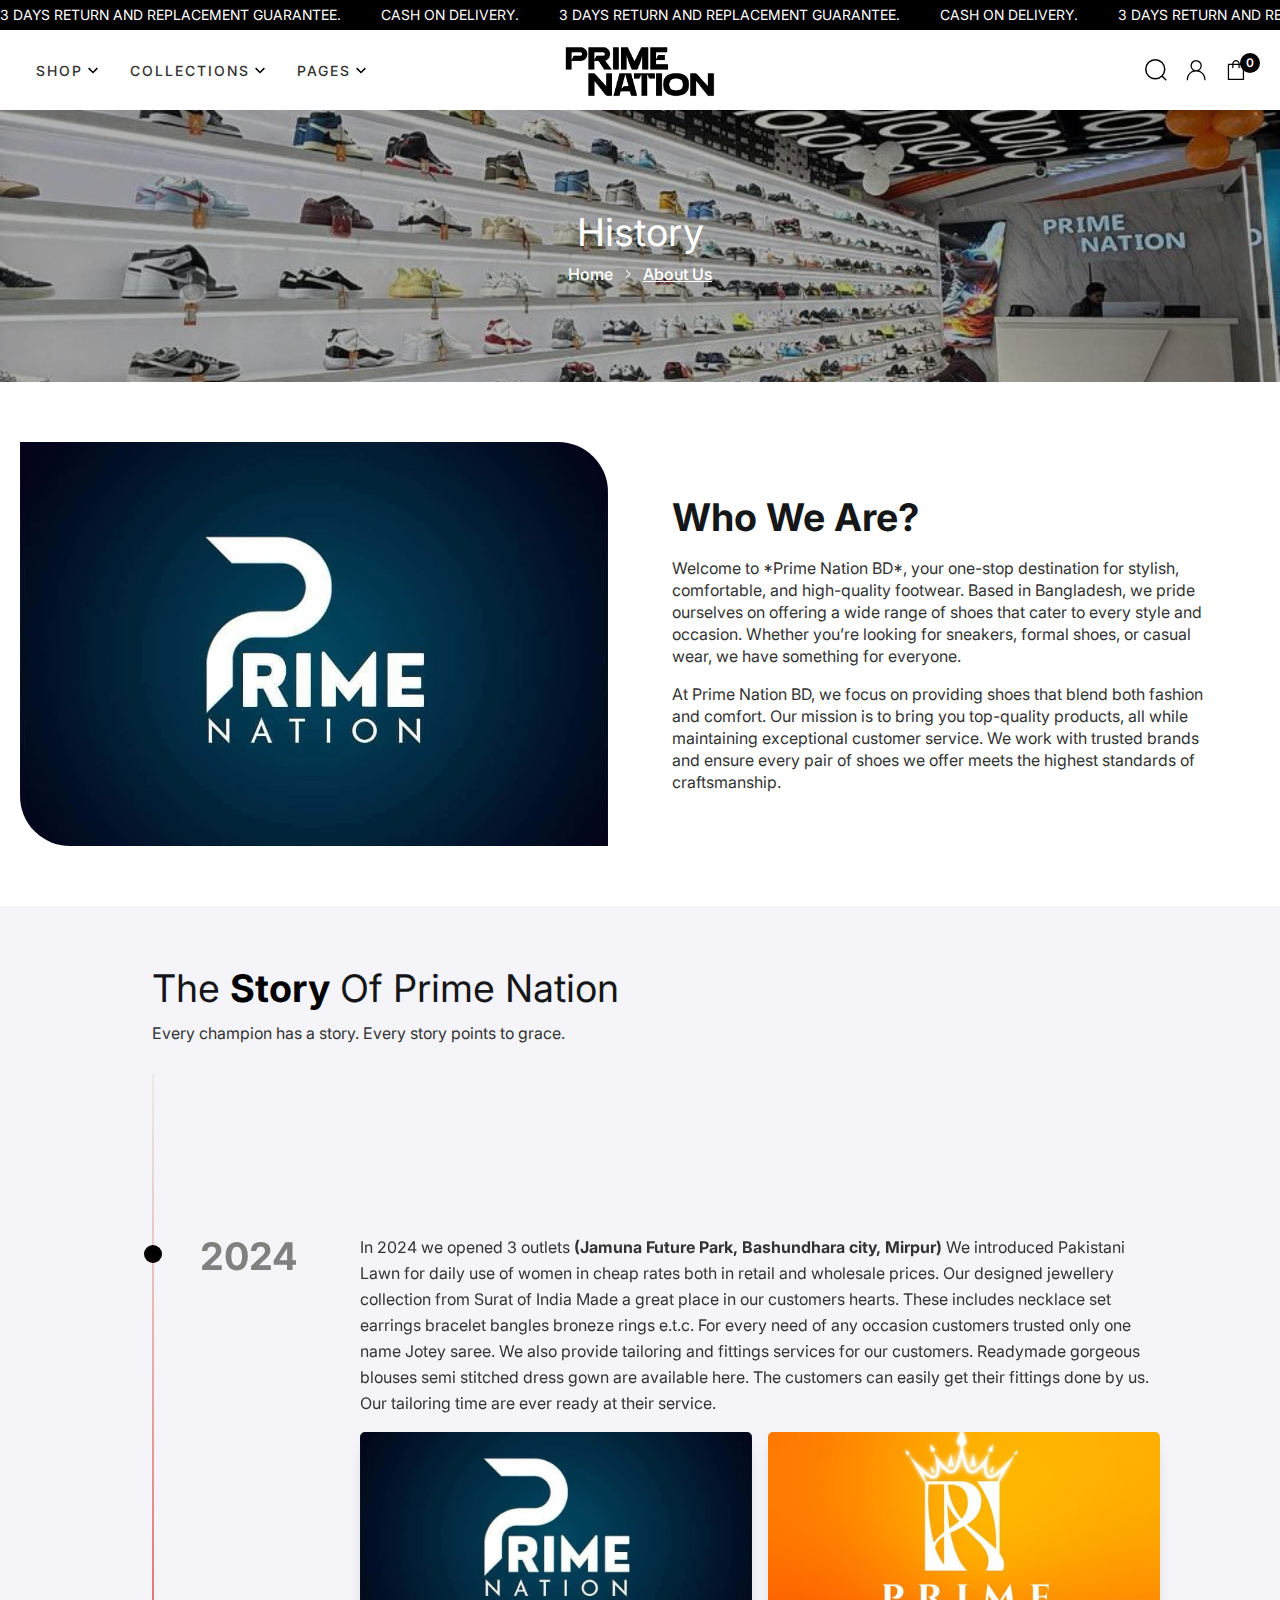
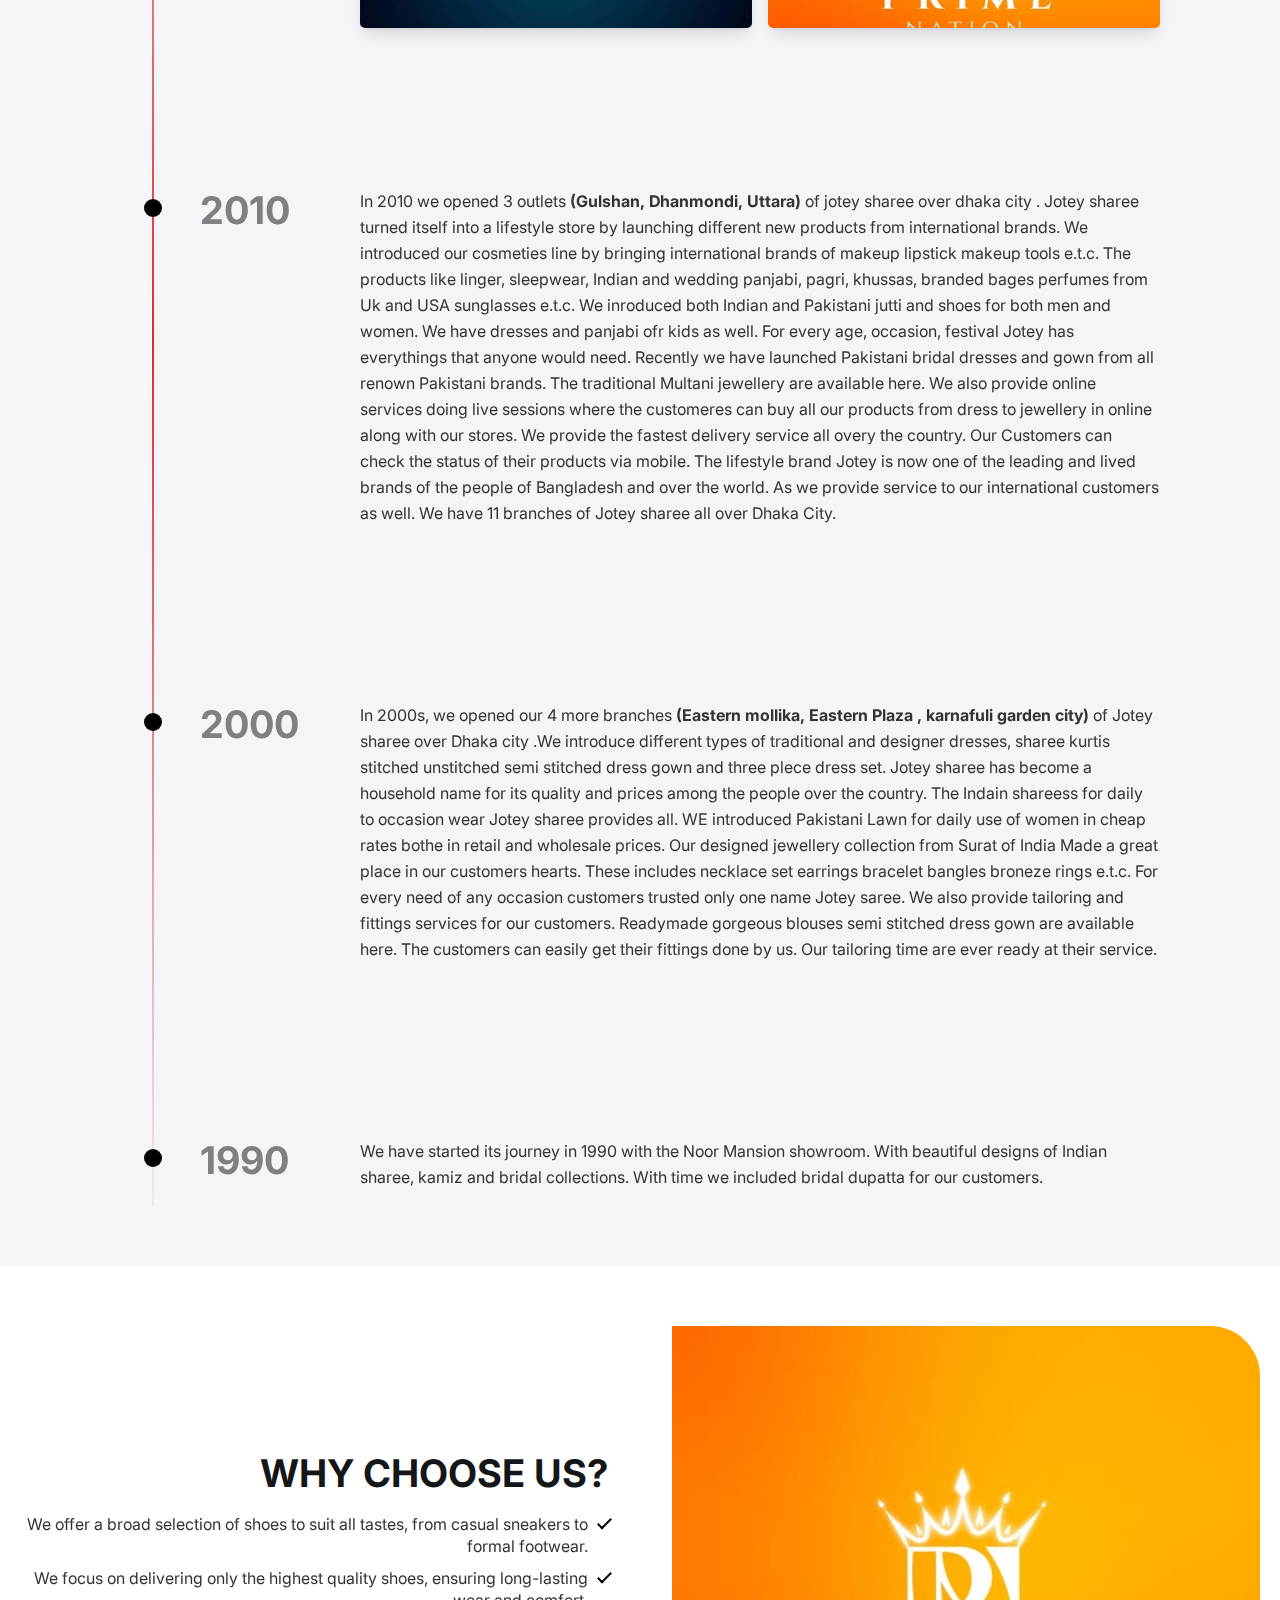
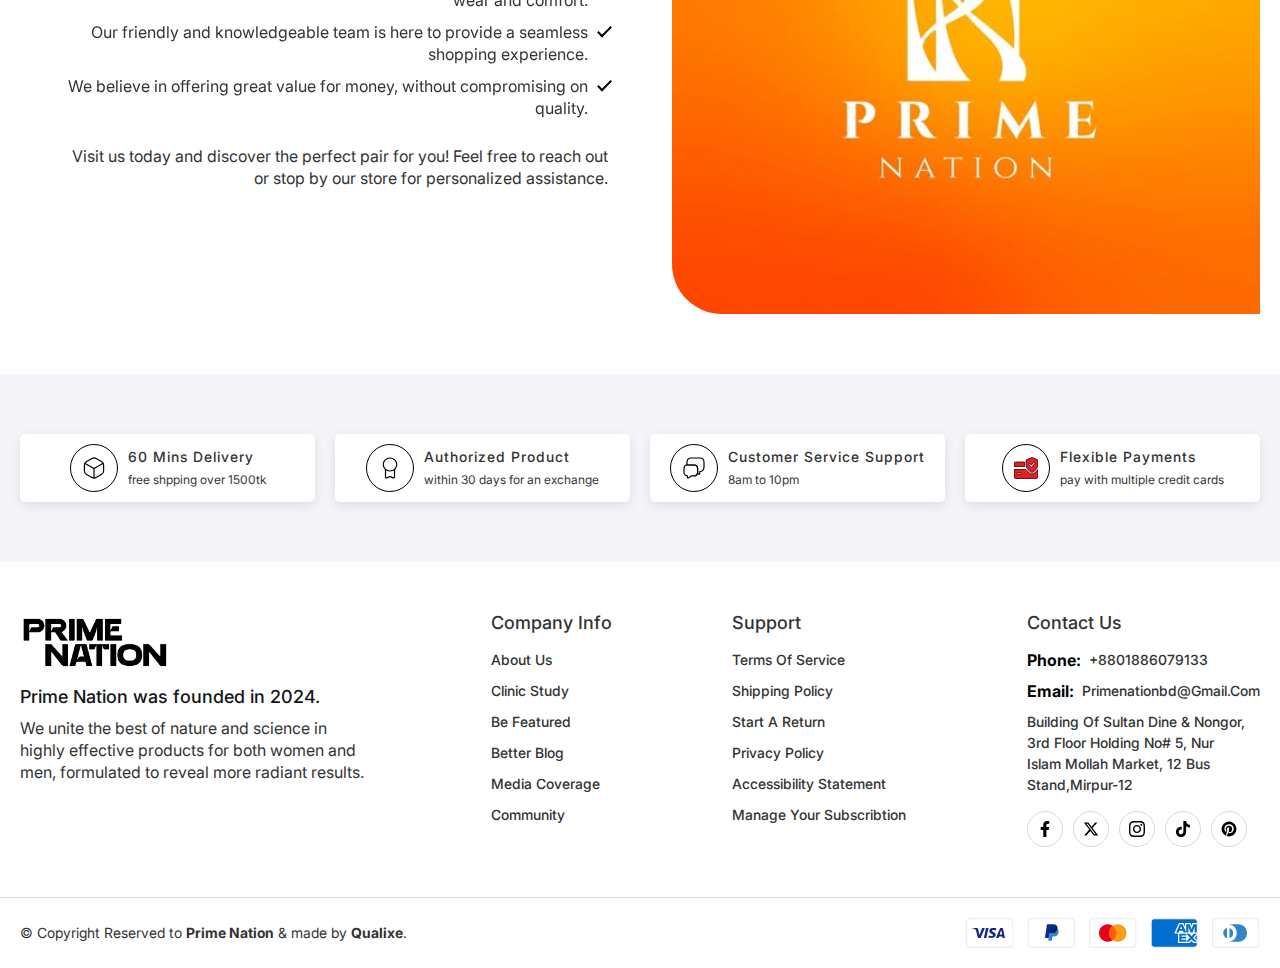
<file: history.html>
<!DOCTYPE html>
<html lang="en">

<head>
	<meta charset="UTF-8">
	<meta name="viewport" content="width=device-width, initial-scale=1.0">
	<title>History</title>
	<!-- link css start -->
	<link rel="shortcut icon" href="./assets/images/logo.png" type="image/x-icon">
	<link rel="stylesheet" href="./assets/css/swiper-bundle.min.css">
	<link rel="stylesheet" href="./assets/css/footer.css">
	<link rel="stylesheet" href="./assets/css/card.css">
	<link rel="stylesheet" href="./assets/css/cart.css">
	<link rel="stylesheet" href="./assets/css/icon-item-section.css">
	<link rel="stylesheet" href="./assets/css/timeline-section.css">
	<link rel="stylesheet" href="./assets/css/img-text-section.css">
	<link rel="stylesheet" href="./assets/css/breadcrumbs.css">
	<link rel="stylesheet" href="./assets/css/common-banner.css">
	<link rel="stylesheet" href="./assets/css/navbar.css">
	<link rel="stylesheet" href="./assets/css/topbar-section.css">
	<link rel="stylesheet" href="./assets/css/marque-slider.css">
	<link rel="stylesheet" href="./assets/css/main.css">
	<!-- link css end -->
</head>

<body>
  <header>
    <!-- topbar-section start -->
    <section class="topbar-section">
      <div class="top-bar">
        <!-- marque slider start -->
        <div class="marquee-slider marquee--hover-pause">
          <ul class="marquee__content">
            <li class="marquee-content-item">
              <p class="topbar-text">
                3 days return and replacement guarantee.
              </p>
            </li>
            <li class="marquee-content-item">
              <p class="topbar-text">Cash on delivery.</p>
            </li>
            <li class="marquee-content-item">
              <p class="topbar-text">
                3 days return and replacement guarantee.
              </p>
            </li>
            <li class="marquee-content-item">
              <p class="topbar-text">Cash on delivery.</p>
            </li>
            <li class="marquee-content-item">
              <p class="topbar-text">
                3 days return and replacement guarantee.
              </p>
            </li>
            <li class="marquee-content-item">
              <p class="topbar-text">Cash on delivery.</p>
            </li>
          </ul>
          <ul class="marquee__content">
            <li class="marquee-content-item">
              <p class="topbar-text">
                3 days return and replacement guarantee.
              </p>
            </li>
            <li class="marquee-content-item">
              <p class="topbar-text">Cash on delivery.</p>
            </li>
            <li class="marquee-content-item">
              <p class="topbar-text">
                3 days return and replacement guarantee.
              </p>
            </li>
            <li class="marquee-content-item">
              <p class="topbar-text">Cash on delivery.</p>
            </li>
            <li class="marquee-content-item">
              <p class="topbar-text">
                3 days return and replacement guarantee.
              </p>
            </li>
            <li class="marquee-content-item">
              <p class="topbar-text">Cash on delivery.</p>
            </li>
          </ul>
        </div>
        <!-- marque slider end -->
      </div>
    </section>
    <!-- topbar-section end -->

    <!-- navbar section start -->
    <nav class="navbar navbar-bg">
      <div class="container">
        <div class="navbar-wrapper">
          <div class="navbar-left">
            <div class="mobile-menu-btn">
              <div class="ham-menu">
                <span></span>
                <span></span>
                <span></span>
              </div>
            </div>
            <ul class="navbar-icons">
              <li>
                <span class="search-bar-open-btn">
                  <svg width="22" height="22" viewBox="0 0 22 22" fill="none" xmlns="http://www.w3.org/2000/svg">
                    <path
                      d="M17.25 17.25L20.75 20.75M19.75 10.25C19.75 5.00329 15.4967 0.75 10.25 0.75C5.00329 0.75 0.75 5.00329 0.75 10.25C0.75 15.4967 5.00329 19.75 10.25 19.75C15.4967 19.75 19.75 15.4967 19.75 10.25Z"
                      stroke="#000" stroke-width="1.5" stroke-linecap="round" stroke-linejoin="round"></path>
                  </svg>
                </span>
              </li>
            </ul>
            <div class="navbar-links-wrapper">
              <span class="mobile-menu-close-window-btn"></span>
              <div class="navbar-links-inner">
                <div class="nav-sidebar-top">
                  <div class="sidebar-title">
                    <p>categories</p>
                  </div>
                  <div class="mobile-menu-btn">
                    <div class="ham-menu">
                      <span></span>
                      <span></span>
                      <span></span>
                    </div>
                  </div>
                </div>
                <ul class="navbar-links">
                  <li class="navbar-link">
                    <div class="navbar-link-title">
                      <span>shop</span>
                      <span class="icon">
                        <svg focusable="false" viewBox="0 0 16 14" width="10" height="10"
                          xmlns="http://www.w3.org/2000/svg">
                          <path fill-rule="evenodd" clip-rule="evenodd"
                            d="M.116 4.884l1.768-1.768L8 9.232l6.116-6.116 1.768 1.768L8 12.768.116 4.884z"></path>
                        </svg>
                      </span>
                    </div>
                    <div class="navbar-link-content">
                      <div class="container">
                        <div class="navbar-img-link-content">
                          <div class="navbar-img-link-content-left">
                            <div class="navbar-img-link-content-left-item">
                              <p class="navbar-img-link-content-left-item-title">
                                Shop All
                              </p>
                              <ul>
                                <li><a href="collections.html">boots</a></li>
                                <li><a href="#">Casuals</a></li>
                                <li><a href="#">Comfort</a></li>
                                <li><a href="#">Formal</a></li>
                                <li><a href="#">Safety</a></li>
                                <li><a href="#">Sneakers</a></li>
                                <li><a href="#">Sandals</a></li>
                              </ul>
                            </div>
                            <div class="navbar-img-link-content-left-item">
                              <p class="navbar-img-link-content-left-item-title">
                                Occasion
                              </p>
                              <ul>
                                <li><a href="#">boots</a></li>
                                <li><a href="#">Casuals</a></li>
                                <li><a href="#">Comfort</a></li>
                                <li><a href="#">Formal</a></li>
                                <li><a href="#">Safety</a></li>
                                <li><a href="#">Sneakers</a></li>
                                <li><a href="#">Sandals</a></li>
                              </ul>
                            </div>
                            <div class="navbar-img-link-content-left-item">
                              <p class="navbar-img-link-content-left-item-title">
                                More
                              </p>
                              <ul>
                                <li><a href="#">boots</a></li>
                                <li><a href="#">Casuals</a></li>
                                <li><a href="#">Comfort</a></li>
                                <li><a href="#">Formal</a></li>
                                <li><a href="#">Safety</a></li>
                                <li><a href="#">Sneakers</a></li>
                                <li><a href="#">Sandals</a></li>
                              </ul>
                            </div>
                          </div>
                          <div class="navbar-img-link-content-right">
                            <div class="navbar-img-card">
                              <div class="product-card">
                                <div class="card-image-wrap">
                                  <div class="card-img">
                                    <a class="main-img" href="#">
                                      <img class="card_img" src="./assets/images/megamenu-img1.avif"
                                        alt="megamenu-img1.avif" />
                                    </a>
                                  </div>
                                </div>
                              </div>
                            </div>
                            <div class="navbar-img-card">
                              <div class="product-card">
                                <div class="card-image-wrap">
                                  <div class="card-img">
                                    <a class="main-img" href="#">
                                      <img class="card_img" src="./assets/images/megamenu-img2.avif"
                                        alt="megamenu-img2.avif" />
                                    </a>
                                  </div>
                                </div>
                              </div>
                            </div>
                          </div>
                        </div>
                      </div>
                    </div>
                  </li>
                  <li class="navbar-link">
                    <div class="navbar-link-title">
                      <span>Collections</span>
                      <span class="icon">
                        <svg focusable="false" viewBox="0 0 16 14" width="10" height="10"
                          xmlns="http://www.w3.org/2000/svg">
                          <path fill-rule="evenodd" clip-rule="evenodd"
                            d="M.116 4.884l1.768-1.768L8 9.232l6.116-6.116 1.768 1.768L8 12.768.116 4.884z"></path>
                        </svg>
                      </span>
                    </div>
                    <div class="navbar-link-content">
                      <div class="container">
                        <div class="navbar-img-link-content">
                          <div class="navbar-img-link-content-left">
                            <div class="navbar-img-link-content-left-item">
                              <p class="navbar-img-link-content-left-item-title">
                                Occasion
                              </p>
                              <ul>
                                <li><a href="#">Wedding Saree</a></li>
                                <li><a href="#">Bridal Saree</a></li>
                                <li><a href="#">Engagement Saree</a></li>
                                <li><a href="#">Party Saree</a></li>
                                <li><a href="#">Mehendi Saree</a></li>
                                <li><a href="#">Reception Saree</a></li>
                                <li><a href="#">Bridesmaid Saree</a></li>
                                <li><a href="#">Festive Saree</a></li>
                                <li><a href="#">Casual Saree</a></li>
                              </ul>
                            </div>
                            <div class="navbar-img-link-content-left-item">
                              <p class="navbar-img-link-content-left-item-title">
                                Style
                              </p>
                              <ul>
                                <li><a href="#">Embroidered Saree</a></li>
                                <li><a href="#">Stone Work Saree</a></li>
                                <li><a href="#">Hand Work Saree</a></li>
                                <li><a href="#">Printed Saree</a></li>
                                <li><a href="#">Katan Saree</a></li>
                                <li><a href="#">Kanchipuram Saree</a></li>
                                <li><a href="#">Gadwal Saree</a></li>
                                <li><a href="#">Half & Half Saree</a></li>
                                <li><a href="#">Woven Saree</a></li>
                                <li><a href="#">Khaddi Saree</a></li>
                                <li><a href="#">Catalogue Saree</a></li>
                                <li><a href="#">Ready Saree</a></li>
                              </ul>
                            </div>
                            <div class="navbar-img-link-content-left-item">
                              <p class="navbar-img-link-content-left-item-title">
                                Fabric
                              </p>
                              <ul>
                                <li><a href="#">Cotton Saree</a></li>
                                <li><a href="#">Silk Saree</a></li>
                                <li><a href="#">Half Silk Saree</a></li>
                                <li><a href="#">Art Silk Saree</a></li>
                                <li><a href="#">Georgette Saree</a></li>
                                <li><a href="#">Chiffon Saree</a></li>
                                <li><a href="#">Crepe Saree</a></li>
                                <li><a href="#">Muslin Saree</a></li>
                                <li><a href="#">Desi Cotton Saree</a></li>
                                <li><a href="#">Desi Silk Saree</a></li>
                                <li><a href="#">Jamdani Saree</a></li>
                              </ul>
                            </div>
                          </div>
                          <div class="navbar-img-link-content-right">
                            <div class="navbar-img-card">
                              <div class="product-card">
                                <div class="card-image-wrap">
                                  <div class="card-img">
                                    <a class="main-img" href="#">
                                      <img class="card_img" src="./assets/images/megamenu-img1.avif"
                                        alt="megamenu-img1.avif" />
                                    </a>
                                  </div>
                                </div>
                              </div>
                            </div>
                            <div class="navbar-img-card">
                              <div class="product-card">
                                <div class="card-image-wrap">
                                  <div class="card-img">
                                    <a class="main-img" href="#">
                                      <img class="card_img" src="./assets/images/megamenu-img2.avif"
                                        alt="megamenu-img2.avif" />
                                    </a>
                                  </div>
                                </div>
                              </div>
                            </div>
                          </div>
                        </div>
                      </div>
                    </div>
                  </li>
                  <li class="navbar-link">
                    <div class="dropdown-wrapper">
                      <div class="navbar-link-title dropdown-btn1">
                        pages
                        <span class="icon">
                          <svg focusable="false" viewBox="0 0 16 14" width="10" height="10"
                            xmlns="http://www.w3.org/2000/svg">
                            <path fill-rule="evenodd" clip-rule="evenodd"
                              d="M.116 4.884l1.768-1.768L8 9.232l6.116-6.116 1.768 1.768L8 12.768.116 4.884z"></path>
                          </svg>
                        </span>
                      </div>
                      <div class="sub-menu dropdown-sub-menu dropdown-sub-menu1">
                        <ul>
                          <li>
                            <a href="collections.html">collections</a>
                          </li>
                          <li>
                            <a href="product.html">product</a>
                          </li>
                          <li>
                            <a href="about.html">about</a>
                          </li>
                          <li>
                            <a href="history.html">history</a>
                          </li>
                          <li>
                            <div class="dropdown-wrapper2">
                              <div class="dropdown-nav-link-text dropdown-btn2">
                                blog<span class="icon">
                                  <svg focusable="false" viewBox="0 0 16 14" width="10" height="10"
                                    xmlns="http://www.w3.org/2000/svg">
                                    <path fill-rule="evenodd" clip-rule="evenodd"
                                      d="M.116 4.884l1.768-1.768L8 9.232l6.116-6.116 1.768 1.768L8 12.768.116 4.884z">
                                    </path>
                                  </svg>
                                </span>
                              </div>
                              <div class="sub-menu2 dropdown-sub-menu dropdown-sub-menu2">
                                <ul>
                                  <li>
                                    <a href="blog.html">blog all</a>
                                  </li>
                                  <li>
                                    <a href="article.html">article</a>
                                  </li>
                                </ul>
                              </div>
                            </div>
                          </li>
                          <li>
                            <a href="contact.html">contact</a>
                          </li>
                          <li>
                            <a href="cart.html">cart</a>
                          </li>
                          <li>
                            <a href="store.html">find store</a>
                          </li>
                          <li>
                            <a href="faq.html">faqs</a>
                          </li>
                          <li>
                            <a href="policy.html">policy</a>
                          </li>
                          <li>
                            <a href="return.html">Return</a>
                          </li>
                        </ul>
                      </div>
                    </div>
                  </li>
                </ul>
                <div class="navbar-sidebar-bottom">
                  <ul class="social-icons">
                    <li>
                      <a href="#">
                        <svg class="t4s-icon-facebook" role="presentation" viewBox="0 0 320 512">
                          <path
                            d="M279.14 288l14.22-92.66h-88.91v-60.13c0-25.35 12.42-50.06 52.24-50.06h40.42V6.26S260.43 0 225.36 0c-73.22 0-121.08 44.38-121.08 124.72v70.62H22.89V288h81.39v224h100.17V288z">
                          </path>
                        </svg>
                      </a>
                    </li>
                    <li>
                      <a href="#">
                        <svg width="16" height="16" viewBox="0 0 16 16" fill="none" xmlns="http://www.w3.org/2000/svg">
                          <path
                            d="M12.1624 1.5H14.3687L9.5499 7.00625L15.2187 14.5H10.7812L7.30303 9.95625L3.32803 14.5H1.11865L6.27178 8.60938L0.837402 1.5H5.3874L8.52803 5.65312L12.1624 1.5ZM11.3874 13.1812H12.6093L4.72178 2.75H3.40928L11.3874 13.1812Z"
                            fill="black"></path>
                        </svg>
                      </a>
                    </li>
                    <li>
                      <a href="#">
                        <svg width="14" height="14" viewBox="0 0 14 14" fill="none" xmlns="http://www.w3.org/2000/svg">
                          <path
                            d="M7.00303 3.40623C5.01553 3.40623 3.4124 5.00935 3.4124 6.99685C3.4124 8.98435 5.01553 10.5875 7.00303 10.5875C8.99053 10.5875 10.5937 8.98435 10.5937 6.99685C10.5937 5.00935 8.99053 3.40623 7.00303 3.40623ZM7.00303 9.33123C5.71865 9.33123 4.66865 8.28435 4.66865 6.99685C4.66865 5.70935 5.71553 4.66248 7.00303 4.66248C8.29053 4.66248 9.3374 5.70935 9.3374 6.99685C9.3374 8.28435 8.2874 9.33123 7.00303 9.33123ZM11.578 3.25935C11.578 3.72498 11.203 4.09685 10.7405 4.09685C10.2749 4.09685 9.90303 3.72185 9.90303 3.25935C9.90303 2.79685 10.278 2.42185 10.7405 2.42185C11.203 2.42185 11.578 2.79685 11.578 3.25935ZM13.9562 4.10935C13.903 2.98748 13.6468 1.99373 12.8249 1.17498C12.0062 0.356225 11.0124 0.0999756 9.89053 0.0437256C8.73428 -0.0218994 5.26865 -0.0218994 4.1124 0.0437256C2.99365 0.0968506 1.9999 0.353101 1.17803 1.17185C0.356152 1.9906 0.103027 2.98435 0.0467773 4.10623C-0.0188477 5.26248 -0.0188477 8.7281 0.0467773 9.88435C0.0999023 11.0062 0.356152 12 1.17803 12.8187C1.9999 13.6375 2.99053 13.8937 4.1124 13.95C5.26865 14.0156 8.73428 14.0156 9.89053 13.95C11.0124 13.8968 12.0062 13.6406 12.8249 12.8187C13.6437 12 13.8999 11.0062 13.9562 9.88435C14.0218 8.7281 14.0218 5.2656 13.9562 4.10935ZM12.4624 11.125C12.2187 11.7375 11.7468 12.2094 11.1312 12.4562C10.2093 12.8219 8.02178 12.7375 7.00303 12.7375C5.98428 12.7375 3.79365 12.8187 2.8749 12.4562C2.2624 12.2125 1.79053 11.7406 1.54365 11.125C1.17803 10.2031 1.2624 8.0156 1.2624 6.99685C1.2624 5.9781 1.18115 3.78748 1.54365 2.86873C1.7874 2.25623 2.25928 1.78435 2.8749 1.53748C3.79678 1.17185 5.98428 1.25623 7.00303 1.25623C8.02178 1.25623 10.2124 1.17498 11.1312 1.53748C11.7437 1.78123 12.2155 2.2531 12.4624 2.86873C12.828 3.7906 12.7437 5.9781 12.7437 6.99685C12.7437 8.0156 12.828 10.2062 12.4624 11.125Z"
                            fill="black"></path>
                        </svg>
                      </a>
                    </li>
                    <li>
                      <a href="#">
                        <svg width="14" height="16" viewBox="0 0 14 16" fill="none" xmlns="http://www.w3.org/2000/svg">
                          <path
                            d="M11.0578 2.50667C10.4503 1.81291 10.1155 0.922133 10.1156 0H7.36889V11.0222C7.34814 11.6188 7.09646 12.1841 6.66694 12.5987C6.23742 13.0133 5.66364 13.2448 5.06667 13.2444C3.80444 13.2444 2.75556 12.2133 2.75556 10.9333C2.75556 9.40444 4.23111 8.25778 5.75111 8.72889V5.92C2.68444 5.51111 0 7.89333 0 10.9333C0 13.8933 2.45333 16 5.05778 16C7.84889 16 10.1156 13.7333 10.1156 10.9333V5.34222C11.2293 6.14209 12.5665 6.57124 13.9378 6.56889V3.82222C13.9378 3.82222 12.2667 3.90222 11.0578 2.50667Z"
                            fill="black"></path>
                        </svg>
                      </a>
                    </li>
                    <li>
                      <a href="#">
                        <svg width="18" height="18" viewBox="0 0 18 18" fill="none" xmlns="http://www.w3.org/2000/svg">
                          <path
                            d="M6.53341 16.95C7.33341 17.1917 8.14175 17.3334 9.00008 17.3334C11.2102 17.3334 13.3298 16.4554 14.8926 14.8926C16.4554 13.3298 17.3334 11.2102 17.3334 9.00002C17.3334 7.90567 17.1179 6.82204 16.6991 5.81099C16.2803 4.79994 15.6665 3.88129 14.8926 3.10746C14.1188 2.33364 13.2002 1.71981 12.1891 1.30102C11.1781 0.882235 10.0944 0.666687 9.00008 0.666687C7.90573 0.666687 6.8221 0.882235 5.81105 1.30102C4.80001 1.71981 3.88135 2.33364 3.10752 3.10746C1.54472 4.67027 0.666748 6.78988 0.666748 9.00002C0.666748 12.5417 2.89175 15.5834 6.03341 16.7834C5.95841 16.1334 5.88341 15.0584 6.03341 14.3167L6.99175 10.2C6.99175 10.2 6.75008 9.71669 6.75008 8.95002C6.75008 7.80002 7.46675 6.94169 8.28341 6.94169C9.00008 6.94169 9.33341 7.46669 9.33341 8.14169C9.33341 8.85835 8.85841 9.88335 8.61675 10.8667C8.47508 11.6834 9.05008 12.4 9.88342 12.4C11.3667 12.4 12.5167 10.8167 12.5167 8.58335C12.5167 6.58335 11.0834 5.21669 9.02508 5.21669C6.67508 5.21669 5.29175 6.96669 5.29175 8.80835C5.29175 9.52502 5.52508 10.25 5.90841 10.725C5.98341 10.775 5.98342 10.8417 5.95842 10.9667L5.71675 11.875C5.71675 12.0167 5.62508 12.0667 5.48341 11.9667C4.41675 11.5 3.80008 9.98335 3.80008 8.75835C3.80008 6.12502 5.66675 3.73335 9.26675 3.73335C12.1334 3.73335 14.3667 5.79169 14.3667 8.52502C14.3667 11.3917 12.5917 13.6917 10.0501 13.6917C9.24175 13.6917 8.45008 13.2584 8.16675 12.75L7.60841 14.725C7.41675 15.4417 6.89175 16.4 6.53341 16.975V16.95Z"
                            fill="black"></path>
                        </svg>
                      </a>
                    </li>
                  </ul>
                </div>
              </div>
            </div>
          </div>
          <div class="navbar-middle">
            <div class="navbar-brand">
              <a href="index.html" class="navbar-logo">
                <img src="./assets/images/logo.png" alt="logo.png" />
              </a>
            </div>
          </div>
          <div class="navbar-right">
            <ul class="navbar-icons">
              <li>
                <span class="search-bar-open-btn">
                  <svg width="22" height="22" viewBox="0 0 22 22" fill="none" xmlns="http://www.w3.org/2000/svg">
                    <path
                      d="M17.25 17.25L20.75 20.75M19.75 10.25C19.75 5.00329 15.4967 0.75 10.25 0.75C5.00329 0.75 0.75 5.00329 0.75 10.25C0.75 15.4967 5.00329 19.75 10.25 19.75C15.4967 19.75 19.75 15.4967 19.75 10.25Z"
                      stroke="#000" stroke-width="1.5" stroke-linecap="round" stroke-linejoin="round"></path>
                  </svg>
                </span>
              </li>
              <li>
                <a href="#">
                  <svg aria-hidden="true" focusable="false" role="presentation" class="icon icon-theme-201"
                    viewBox="0 0 24 24" aca-font-size="13px" aca-line-height="17px" aca-letter-spacing="0pxpx">
                    <g aca-font-size="13px" aca-line-height="17px" aca-letter-spacing="0pxpx">
                      <path d="M4.023,22.167h-1.25v-0.625c0-1.042,0.163-2.034,0.488-2.979c0.325-0.944,0.778-1.807,1.357-2.588
		c0.579-0.781,1.266-1.458,2.061-2.031c0.794-0.573,1.66-1.016,2.598-1.328c-0.82-0.481-1.484-1.149-1.992-2.002
		C6.777,9.761,6.523,8.82,6.523,7.792c0-0.781,0.146-1.51,0.439-2.188c0.293-0.677,0.696-1.272,1.211-1.787
		c0.514-0.514,1.11-0.918,1.787-1.211c0.677-0.293,1.406-0.439,2.188-0.439s1.51,0.146,2.188,0.439
		c0.677,0.293,1.272,0.697,1.787,1.211c0.514,0.515,0.918,1.11,1.211,1.787c0.293,0.677,0.439,1.406,0.439,2.188
		c0,1.029-0.254,1.97-0.762,2.822c-0.508,0.853-1.172,1.521-1.992,2.002c0.938,0.313,1.803,0.755,2.598,1.328
		c0.794,0.573,1.481,1.25,2.061,2.031c0.579,0.781,1.032,1.644,1.357,2.588c0.325,0.944,0.488,1.937,0.488,2.979v0.625h-1.25v-0.625
		c0-1.12-0.212-2.174-0.635-3.164c-0.423-0.989-1.003-1.852-1.738-2.588c-0.736-0.735-1.599-1.315-2.588-1.738
		c-0.99-0.423-2.044-0.635-3.164-0.635c-1.12,0-2.175,0.212-3.164,0.635c-0.99,0.423-1.853,1.003-2.588,1.738
		c-0.736,0.736-1.315,1.599-1.738,2.588c-0.423,0.99-0.635,2.044-0.635,3.164V22.167z M8.115,9.491c0.228,0.534,0.54,1,0.938,1.396
		c0.397,0.397,0.862,0.71,1.396,0.938c0.534,0.228,1.1,0.342,1.699,0.342c0.599,0,1.165-0.114,1.699-0.342
		c0.534-0.228,0.999-0.54,1.396-0.938c0.397-0.397,0.709-0.862,0.938-1.396c0.228-0.534,0.342-1.1,0.342-1.699
		c0-0.599-0.114-1.165-0.342-1.699c-0.228-0.534-0.541-0.999-0.938-1.396c-0.397-0.397-0.863-0.709-1.396-0.937
		c-0.534-0.228-1.101-0.342-1.699-0.342c-0.599,0-1.166,0.114-1.699,0.342c-0.534,0.228-1,0.541-1.396,0.937
		c-0.397,0.397-0.71,0.863-0.938,1.396C7.887,6.627,7.773,7.193,7.773,7.792C7.773,8.391,7.887,8.957,8.115,9.491z"
                        aca-font-size="13px" aca-line-height="17px" aca-letter-spacing="0pxpx"></path>
                    </g>
                  </svg>
                </a>
              </li>
              <li>
                <span class="side-cart-btn">
                  <span class="cart-count">0</span>
                  <svg aria-hidden="true" focusable="false" role="presentation" class="icon icon-theme-109"
                    viewBox="0 0 24 24" aca-font-size="13px" aca-line-height="17px" aca-letter-spacing="0pxpx">
                    <g aca-font-size="13px" aca-line-height="17px" aca-letter-spacing="0pxpx">
                      <path d="M19.884,21.897c-0.124,0.124-0.271,0.186-0.439,0.186h-15c-0.169,0-0.315-0.062-0.439-0.186
		c-0.124-0.124-0.186-0.271-0.186-0.439v-15c0-0.169,0.062-0.315,0.186-0.439c0.124-0.124,0.271-0.186,0.439-0.186h3.75
		c0-1.028,0.368-1.911,1.104-2.646c0.735-0.735,1.618-1.104,2.646-1.104s1.911,0.368,2.646,1.104
		c0.735,0.736,1.104,1.618,1.104,2.646h3.75c0.169,0,0.315,0.062,0.439,0.186c0.124,0.124,0.186,0.271,0.186,0.439v15
		C20.069,21.627,20.008,21.773,19.884,21.897z M18.819,7.083h-3.125v2.5c0,0.169-0.062,0.316-0.186,0.439
		c-0.124,0.124-0.271,0.186-0.439,0.186s-0.315-0.062-0.439-0.186c-0.124-0.124-0.186-0.27-0.186-0.439v-2.5h-5v2.5
		c0,0.169-0.062,0.316-0.186,0.439c-0.124,0.124-0.271,0.186-0.439,0.186s-0.315-0.062-0.439-0.186
		c-0.124-0.124-0.186-0.27-0.186-0.439v-2.5H5.069v13.75h13.75V7.083z M10.177,4.065C9.688,4.554,9.444,5.143,9.444,5.833h5
		c0-0.69-0.244-1.279-0.732-1.768s-1.077-0.732-1.768-0.732S10.665,3.577,10.177,4.065z" aca-font-size="13px"
                        aca-line-height="17px" aca-letter-spacing="0pxpx"></path>
                    </g>
                  </svg>
                </span>
              </li>
            </ul>
          </div>
        </div>
      </div>
    </nav>
    <!-- navbar section end -->

    <!-- search-bar start -->
    <div class="search-bar-overlay">
      <span class="search-bar-close-window-btn"></span>
      <div class="search-bar-inner">
        <button class="search-close-btn">
          <svg width="24" height="24" viewBox="0 0 18 18" fill="none" xmlns="http://www.w3.org/2000/svg">
            <path d="M3 15L15 3" stroke="#232323" stroke-width="1.5" stroke-linecap="round" stroke-linejoin="round">
            </path>
            <path d="M15 15L3 3" stroke="#232323" stroke-width="1.5" stroke-linecap="round" stroke-linejoin="round">
            </path>
          </svg>
        </button>
        <div class="navbar-search-bar">
          <input type="text" placeholder="search product" />
          <button class="search-btn">
            <svg width="22" height="22" viewBox="0 0 22 22" fill="none" xmlns="http://www.w3.org/2000/svg">
              <path
                d="M17.25 17.25L20.75 20.75M19.75 10.25C19.75 5.00329 15.4967 0.75 10.25 0.75C5.00329 0.75 0.75 5.00329 0.75 10.25C0.75 15.4967 5.00329 19.75 10.25 19.75C15.4967 19.75 19.75 15.4967 19.75 10.25Z"
                stroke="#fff" stroke-width="1.5" stroke-linecap="round" stroke-linejoin="round"></path>
            </svg>
          </button>
        </div>
      </div>
    </div>
    <!-- searchbar end -->
  </header>

	<main>
		<!-- common banner start -->
		<section class="common-banner about-page-banner">
			<div class="container">
				<div class="common-banner-content">
					<div class="section-heading-wrapper">
						<h2 class="section-heading">history</h2>
						<ul class="breadcrumb">
							<li><a href="index.html">Home</a> <span class="breadcrumb-icon">
									<svg aria-hidden="true" focusable="false" class="icon icon-caret" viewBox="0 0 10 6">
										<path fill-rule="evenodd" clip-rule="evenodd"
											d="M9.354.646a.5.5 0 00-.708 0L5 4.293 1.354.646a.5.5 0 00-.708.708l4 4a.5.5 0 00.708 0l4-4a.5.5 0 000-.708z"
											fill="black">
										</path>
									</svg>
								</span>
							</li>
							<li><span class="active">about us</span> <span class="breadcrumb-icon"></span></li>
						</ul>
					</div>
				</div>
			</div>
		</section>
		<!-- common banner end -->

		<!-- img-text section start -->
		<section class="section img-text-section">
			<div class="container">
				<div class="img-text-section-wrapper">
					<div class="img-text-section-img">
						<img src="./assets/images/prime-nation-img1.jpeg" alt="prime-nation-img1.jpeg">
					</div>
					<div class="img-text-section-content">
						<h2 class="img-text-section-content-title">Who we are?</h2>
						<p class="img-text-section-content-text">Welcome to *Prime Nation BD*, your one-stop destination for stylish, comfortable, and high-quality footwear. Based in Bangladesh, we pride ourselves on offering a wide range of shoes that cater to every style and occasion. Whether you’re looking for sneakers, formal shoes, or casual wear, we have something for everyone.</p>
						<p class="img-text-section-content-text">At Prime Nation BD, we focus on providing shoes that blend both fashion and comfort. Our mission is to bring you top-quality products, all while maintaining exceptional customer service. We work with trusted brands and ensure every pair of shoes we offer meets the highest standards of craftsmanship.</p>
					</div>
				</div>
			</div>
		</section>
		<!-- img-text section end -->

		<!-- timeline-section start -->
		<section class="section timeline-section section-bg">
			<div class="container">
				<div class="section-heading-wrapper">
					<h2 class="h2 section-heading">The <em>Story</em> of prime nation</h2>
					<p class="section-heading-text">Every champion has a story. Every story points to grace.</p>
				</div>
				<div class="timeline-items">
					<div class="timeline-item">
						<div class="timeline-item-left">
							<div class="timeline-item-dot">
								<span></span>
							</div>
							<h2 class="h2 timeline-item-title">2024</h2>
						</div>
						<div class="timeline-item-right">
							<h2 class="h2 timeline-item-title">2024</h2>
							<div class="timeline-item-content">
								<div class="timeline-item-content-text">
									<p>In 2024 we opened 3 outlets <strong>(Jamuna Future Park, Bashundhara city, Mirpur)</strong> We introduced Pakistani Lawn for daily use of women in cheap rates both in retail and wholesale prices. Our designed jewellery collection from Surat of India Made a great place in our customers hearts. These includes necklace set earrings bracelet bangles broneze rings e.t.c. For every need of any occasion customers trusted only one name Jotey saree. We also provide tailoring and fittings services for our customers. Readymade gorgeous blouses semi stitched dress gown are available here. The customers can easily get their fittings done by us. Our tailoring time are ever ready at their service.</p>
								</div>
								<div class="timeline-item-content-img-wrap">
									<div class="timeline-item-content-img">
										<img src="./assets/images/prime-nation-img1.jpeg" alt="prime-nation-img1.jpeg">
									</div>
									<div class="timeline-item-content-img">
										<img src="./assets/images/prime-nation-img2.jpeg" alt="prime-nation-img2.jpeg">
									</div>
								</div>
							</div>
						</div>
					</div>
					<div class="timeline-item">
						<div class="timeline-item-left">
							<div class="timeline-item-dot">
								<span></span>
							</div>
							<h2 class="h2 timeline-item-title">2010</h2>
						</div>
						<div class="timeline-item-right">
							<h2 class="h2 timeline-item-title">2010</h2>
							<div class="timeline-item-content">
								<div class="timeline-item-content-text">
									<p>In 2010 we opened 3 outlets <strong>(Gulshan, Dhanmondi, Uttara)</strong> of jotey sharee over dhaka city . Jotey sharee turned itself into a lifestyle store by launching different new products from international brands. We introduced our cosmeties line by bringing international brands of makeup lipstick makeup tools e.t.c. The products like linger, sleepwear, Indian and wedding panjabi, pagri, khussas, branded bages perfumes from Uk and USA sunglasses e.t.c. We inroduced both Indian and Pakistani jutti and shoes for both men and women. We have dresses and panjabi ofr kids as well. For every age, occasion, festival Jotey has everythings that anyone would need. Recently we have launched Pakistani bridal dresses and gown from all renown Pakistani brands. The traditional Multani jewellery are available here. We also provide online services doing live sessions where the customeres can buy all our products from dress to jewellery in online along with our stores. We provide the fastest delivery service all overy the country. Our Customers can check the status of their products via mobile. The lifestyle brand Jotey is now one of the leading and lived brands of the people of Bangladesh and over the world. As we provide service to our international customers as well. We have 11 branches of Jotey sharee all over Dhaka City.</p>
								</div>
							</div>
						</div>
					</div>
					<div class="timeline-item">
						<div class="timeline-item-left">
							<div class="timeline-item-dot">
								<span></span>
							</div>
							<h2 class="h2 timeline-item-title">2000</h2>
						</div>
						<div class="timeline-item-right">
							<h2 class="h2 timeline-item-title">2000</h2>
							<div class="timeline-item-content">
								<div class="timeline-item-content-text">
									<p>In 2000s, we opened our 4 more branches <strong>(Eastern mollika, Eastern Plaza , karnafuli garden city)</strong> of Jotey sharee over Dhaka city .We introduce different types of traditional and designer dresses, sharee kurtis stitched unstitched semi stitched dress gown and three plece dress set. Jotey sharee has become a household name for its quality and prices among the people over the country. The Indain shareess for daily to occasion wear Jotey sharee provides all. WE introduced Pakistani Lawn for daily use of women in cheap rates bothe in retail and wholesale prices. Our designed jewellery collection from Surat of India Made a great place in our customers hearts. These includes necklace set earrings bracelet bangles broneze rings e.t.c. For every need of any occasion customers trusted only one name Jotey saree. We also provide tailoring and fittings services for our customers. Readymade gorgeous blouses semi stitched dress gown are available here. The customers can easily get their fittings done by us. Our tailoring time are ever ready at their service.</p>
								</div>
							</div>
						</div>
					</div>
					<div class="timeline-item">
						<div class="timeline-item-left">
							<div class="timeline-item-dot">
								<span></span>
							</div>
							<h2 class="h2 timeline-item-title">1990</h2>
						</div>
						<div class="timeline-item-right">
							<h2 class="h2 timeline-item-title">1990</h2>
							<div class="timeline-item-content">
								<div class="timeline-item-content-text">
									<p>We have started its journey in 1990 with the Noor Mansion showroom. With beautiful designs of Indian sharee, kamiz and bridal collections. With time we included bridal dupatta for our customers.</p>
								</div>
							</div>
						</div>
					</div>
					<div class="timeline-line"></div>
				</div>
			</div>
		</section>
		<!-- timeline-section end -->

		<!-- img-text section start -->
		<section class="section img-text-section img-text-section-reverse">
			<div class="container">
				<div class="img-text-section-wrapper">
					<div class="img-text-section-img">
						<img src="./assets/images/prime-nation-img2.jpeg" alt="prime-nation-img2.jpeg">
					</div>
					<div class="img-text-section-content">
						<h2 class="img-text-section-content-title">WHY CHOOSE US?</h2>
						<ul class="img-text-section-content-list">
							<li><p>We offer a broad selection of shoes to suit all tastes, from casual sneakers to formal footwear.</p></li>
							<li><p>We focus on delivering only the highest quality shoes, ensuring long-lasting wear and comfort.</p></li>
							<li><p>Our friendly and knowledgeable team is here to provide a seamless shopping experience.</p></li>
							<li><p>We believe in offering great value for money, without compromising on quality.</p></li>
						</ul>
						<p class="img-text-section-content-text">Visit us today and discover the perfect pair for you! Feel free to reach out or stop by our store for personalized assistance.</p>
					</div>
				</div>
			</div>
		</section>
		<!-- img-text section end -->

		<!-- icon-item-section start -->
		<section class="section icon-item-section">
			<div class="container">
				<div class="icon-items">
					<div class="icon-item">
						<span class="icon">
							<svg width="30" height="30" viewBox="0 0 30 30" fill="none" xmlns="http://www.w3.org/2000/svg">
								<path d="M3.96249 9.2998L15 15.6873L25.9625 9.3373" stroke="#232323" stroke-width="1.5"
									stroke-linecap="round" stroke-linejoin="round"></path>
								<path d="M15 27.0123V15.6748" stroke="#232323" stroke-width="1.5" stroke-linecap="round"
									stroke-linejoin="round"></path>
								<path
									d="M12.4125 3.10011L5.7375 6.80011C4.225 7.63761 2.9875 9.73761 2.9875 11.4626V18.5251C2.9875 20.2501 4.225 22.3501 5.7375 23.1876L12.4125 26.9001C13.8375 27.6876 16.175 27.6876 17.6 26.9001L24.275 23.1876C25.7875 22.3501 27.025 20.2501 27.025 18.5251V11.4626C27.025 9.73761 25.7875 7.63761 24.275 6.80011L17.6 3.08761C16.1625 2.30011 13.8375 2.30011 12.4125 3.10011Z"
									stroke="#232323" stroke-width="1.5" stroke-linecap="round" stroke-linejoin="round">
								</path>
							</svg>
						</span>
						<div class="icon-item-content">
							<p class="icon-item-title">60 mins delivery</p>
							<p class="icon-item-text">free shpping over 1500tk</p>
						</div>
					</div>
					<div class="icon-item">
						<span class="icon">
							<svg width="30" height="30" viewBox="0 0 30 30" fill="none" xmlns="http://www.w3.org/2000/svg">
								<path
									d="M15 18.75C19.6599 18.75 23.4375 15.1123 23.4375 10.625C23.4375 6.13769 19.6599 2.5 15 2.5C10.3401 2.5 6.5625 6.13769 6.5625 10.625C6.5625 15.1123 10.3401 18.75 15 18.75Z"
									stroke="#232323" stroke-width="1.5" stroke-linecap="round" stroke-linejoin="round"></path>
								<path
									d="M9.39993 16.8998L9.38745 26.1248C9.38745 27.2498 10.175 27.7998 11.15 27.3373L14.4999 25.7498C14.7749 25.6123 15.2374 25.6123 15.5124 25.7498L18.8749 27.3373C19.8374 27.7873 20.6375 27.2498 20.6375 26.1248V16.6748"
									stroke="#232323" stroke-width="1.5" stroke-linecap="round" stroke-linejoin="round"></path>
							</svg>
						</span>
						<div class="icon-item-content">
							<p class="icon-item-title">authorized product</p>
							<p class="icon-item-text">within 30 days for an exchange</p>
						</div>
					</div>
					<div class="icon-item">
						<span class="icon">
							<svg width="30" height="30" viewBox="0 0 30 30" fill="none" xmlns="http://www.w3.org/2000/svg">
								<path
									d="M27.5 7.8125V14.1875C27.5 15.775 26.975 17.1125 26.0375 18.0375C25.1125 18.975 23.775 19.5 22.1875 19.5V21.7625C22.1875 22.6125 21.2375 23.125 20.5375 22.65L19.325 21.85C19.4375 21.4625 19.4875 21.0375 19.4875 20.5875V15.5C19.4875 12.95 17.7875 11.25 15.2375 11.25H6.74999C6.57499 11.25 6.4125 11.2625 6.25 11.275V7.8125C6.25 4.625 8.375 2.5 11.5625 2.5H22.1875C25.375 2.5 27.5 4.625 27.5 7.8125Z"
									stroke="#232323" stroke-width="1.5" stroke-miterlimit="10" stroke-linecap="round"
									stroke-linejoin="round"></path>
								<path
									d="M19.4875 15.5V20.5875C19.4875 21.0375 19.4375 21.4625 19.325 21.85C18.8625 23.6875 17.3375 24.8375 15.2375 24.8375H11.8375L8.0625 27.35C7.5 27.7375 6.74999 27.325 6.74999 26.65V24.8375C5.47499 24.8375 4.4125 24.4125 3.675 23.675C2.925 22.925 2.5 21.8625 2.5 20.5875V15.5C2.5 13.125 3.975 11.4875 6.25 11.275C6.4125 11.2625 6.57499 11.25 6.74999 11.25H15.2375C17.7875 11.25 19.4875 12.95 19.4875 15.5Z"
									stroke="#232323" stroke-width="1.5" stroke-miterlimit="10" stroke-linecap="round"
									stroke-linejoin="round"></path>
							</svg>
						</span>
						<div class="icon-item-content">
							<p class="icon-item-title">customer service support</p>
							<p class="icon-item-text">8am to 10pm</p>
						</div>
					</div>
					<div class="icon-item">
						<span class="icon">
							<svg width="30" height="30" viewBox="0 0 33 33" fill="none" xmlns="http://www.w3.org/2000/svg">
								<path
									d="M14.4375 10.312V8.24951H2.0625C0.926063 8.24951 0 9.17557 0 10.312V14.437H14.8727C14.586 13.1768 14.4375 11.8197 14.4375 10.312Z"
									fill="#ec1c24"></path>
								<path
									d="M32.9154 18.562C31.5088 20.7297 29.3638 22.5736 26.2907 24.3391C25.8184 24.6093 25.2862 24.7495 24.75 24.7495C24.2138 24.7495 23.6816 24.6093 23.2155 24.3432C20.1424 22.5736 17.9974 20.7276 16.5887 18.562H0V28.8745C0 30.013 0.926063 30.937 2.0625 30.937H30.9375C32.076 30.937 33 30.013 33 28.8745V18.562H32.9154ZM9.28125 24.7495H5.15625C4.587 24.7495 4.125 24.2875 4.125 23.7183C4.125 23.149 4.587 22.687 5.15625 22.687H9.28125C9.8505 22.687 10.3125 23.149 10.3125 23.7183C10.3125 24.2875 9.8505 24.7495 9.28125 24.7495Z"
									fill="#ec1c24"></path>
								<path
									d="M32.3751 5.24027L25.1563 2.14652C24.8944 2.03514 24.6036 2.03514 24.3416 2.14652L17.1229 5.24027C16.7454 5.40114 16.5 5.77446 16.5 6.18696V10.312C16.5 15.9859 18.5976 19.3024 24.2364 22.5508C24.3953 22.6416 24.5726 22.687 24.75 22.687C24.9274 22.687 25.1047 22.6416 25.2636 22.5508C30.9024 19.3106 33 15.9941 33 10.312V6.18696C33 5.77446 32.7546 5.40114 32.3751 5.24027ZM28.6502 9.92627L24.5252 15.0825C24.3272 15.3259 24.0302 15.4682 23.7188 15.4682C23.7043 15.4682 23.6878 15.4682 23.6754 15.4682C23.3475 15.4538 23.0443 15.2846 22.8607 15.0103L20.7982 11.9166C20.4827 11.4422 20.6106 10.8028 21.0849 10.4873C21.5552 10.1738 22.1966 10.2975 22.5143 10.774L23.7951 12.6941L27.0373 8.63927C27.3941 8.19583 28.0438 8.12571 28.4873 8.47839C28.9328 8.83108 29.0029 9.48077 28.6502 9.92627Z"
									fill="#ec1c24"></path>
							</svg>
						</span>
						<div class="icon-item-content">
							<p class="icon-item-title">flexible payments</p>
							<p class="icon-item-text">pay with multiple credit cards</p>
						</div>
					</div>
				</div>
			</div>
		</section>
		<!-- icon-item-section end -->

		<!-- cart-sidebar start -->
		<div class="cart-sidebar">
			<button class="cart-sidebar-close-window-btn"></button>
			<div class="cart-sidebar-box">
				<div class="side-cart-top">
					<p class="side-cart-heading">YOUR CART</p>
					<div class="side-cart-heading-icon-wrap">
						<span class="icon">
							<i class="fa-solid fa-bag-shopping"></i>
						</span>
						<span class="side-cart-item-number">0</span>
					</div>
					<button title="close" class="side-cart-close-btn">
						<svg width="24" height="24" viewBox="0 0 18 18" fill="none" xmlns="http://www.w3.org/2000/svg">
							<path d="M3 15L15 3" stroke="#fff" stroke-width="1.5" stroke-linecap="round" stroke-linejoin="round">
							</path>
							<path d="M15 15L3 3" stroke="#fff" stroke-width="1.5" stroke-linecap="round" stroke-linejoin="round">
							</path>
						</svg>
					</button>
				</div>
				<div class="side-cart-empty">
					<div class="side-cart-empty-text">
						<h3>
							Your Cart Is Empty
						</h3>
					</div>
				</div>
				<div class="side-cart-product-content">
					<div class="side-cart-progress-bar-area">
						<p class="side-cart-progress-bar-text">Add another <strong>TK500</strong> to take advantage of
							<strong>Free
								Delivery</strong>.
						</p>
						<input type="range" value="60" min="0" max="100" step="1" class="progress">
					</div>
					<div class="side-cart-product-item-wrapper">
						<div class="cart-product-items">
							<div class="cart-product-item">
								<div class="cart-product-img">
									<img src="./assets/images/product-img1.jpg" alt="product-img1.jpg">
								</div>
								<div class="cart-product-content">
									<p class="cart-product-title"><a href="#">Phantom Gucci shose</a></p>
									<div class="cart-product-varient">
										<p><span>color</span> : <span>black</span></p>
										<p><span>size</span> : <span>m</span></p>
									</div>
									<div class="cart-product-btm">
										<p class="cart-product-price"><strong>TK119.00</strong></p>
										<div class="dlt-btn-with-cart-quantity">
											<button class="cart-delete-btn">
												<svg width="20" height="24" viewBox="0 0 20 24" fill="none" xmlns="http://www.w3.org/2000/svg">
													<path
														d="M8 0C7.478 0 6.94 0.185 6.562 0.563C6.184 0.941 6 1.478 6 2V3H0V5H1V21C1 22.645 2.355 24 4 24H16C17.645 24 19 22.645 19 21V5H20V3H14V2C14 1.478 13.815 0.94 13.437 0.562C13.06 0.186 12.523 0 12 0H8ZM8 2H12V3H8V2ZM3 5H17V21C17 21.555 16.555 22 16 22H4C3.445 22 3 21.555 3 21V5ZM5 8V19H7V8H5ZM9 8V19H11V8H9ZM13 8V19H15V8H13Z"
														fill="#AFAFAF" />
												</svg>
											</button>
											<div class="cart-quantity-wrap">
												<button class="cart-quantity-decrease disabled">
													<svg width="32" height="32" viewBox="0 0 32 32" fill="none"
														xmlns="http://www.w3.org/2000/svg">
														<path
															d="M16.0002 3C8.83224 3 3.00024 8.832 3.00024 16C3.00024 23.168 8.83224 29 16.0002 29C23.1682 29 29.0002 23.168 29.0002 16C29.0002 8.832 23.1682 3 16.0002 3ZM16.0002 5C22.0872 5 27.0002 9.913 27.0002 16C27.0002 22.087 22.0872 27 16.0002 27C9.91324 27 5.00024 22.087 5.00024 16C5.00024 9.913 9.91324 5 16.0002 5ZM10.0002 15V17H22.0002V15H10.0002Z"
															fill="black" />
													</svg>
												</button>
												<input type="number" class="cart-quantity-number" placeholder="1">
												<button class="cart-quantity-increase">
													<svg width="32" height="32" viewBox="0 0 32 32" fill="none"
														xmlns="http://www.w3.org/2000/svg">
														<path
															d="M15.9998 3C8.83176 3 2.99976 8.832 2.99976 16C2.99976 23.168 8.83176 29 15.9998 29C23.1678 29 28.9998 23.168 28.9998 16C28.9998 8.832 23.1678 3 15.9998 3ZM15.9998 5C22.0868 5 26.9998 9.913 26.9998 16C26.9998 22.087 22.0868 27 15.9998 27C9.91276 27 4.99976 22.087 4.99976 16C4.99976 9.913 9.91276 5 15.9998 5ZM14.9998 10V15H9.99976V17H14.9998V22H16.9998V17H21.9998V15H16.9998V10H14.9998Z"
															fill="black" />
													</svg>
												</button>
											</div>
										</div>
									</div>
								</div>
							</div>
							<div class="cart-product-item">
								<div class="cart-product-img">
									<img src="./assets/images/product-img5.jpg" alt="product-img5.jpg">
								</div>
								<div class="cart-product-content">
									<p class="cart-product-title"><a href="#">Phantom Gucci shose</a></p>
									<div class="cart-product-varient">
										<p><span>color</span> : <span>white</span></p>
										<p><span>size</span> : <span>xl</span></p>
									</div>
									<div class="cart-product-btm">
										<p class="cart-product-price"><strong>TK1189.00</strong></p>
										<div class="dlt-btn-with-cart-quantity">
											<button class="cart-delete-btn">
												<svg width="20" height="24" viewBox="0 0 20 24" fill="none" xmlns="http://www.w3.org/2000/svg">
													<path
														d="M8 0C7.478 0 6.94 0.185 6.562 0.563C6.184 0.941 6 1.478 6 2V3H0V5H1V21C1 22.645 2.355 24 4 24H16C17.645 24 19 22.645 19 21V5H20V3H14V2C14 1.478 13.815 0.94 13.437 0.562C13.06 0.186 12.523 0 12 0H8ZM8 2H12V3H8V2ZM3 5H17V21C17 21.555 16.555 22 16 22H4C3.445 22 3 21.555 3 21V5ZM5 8V19H7V8H5ZM9 8V19H11V8H9ZM13 8V19H15V8H13Z"
														fill="#AFAFAF" />
												</svg>
											</button>
											<div class="cart-quantity-wrap">
												<button class="cart-quantity-decrease disabled">
													<svg width="32" height="32" viewBox="0 0 32 32" fill="none"
														xmlns="http://www.w3.org/2000/svg">
														<path
															d="M16.0002 3C8.83224 3 3.00024 8.832 3.00024 16C3.00024 23.168 8.83224 29 16.0002 29C23.1682 29 29.0002 23.168 29.0002 16C29.0002 8.832 23.1682 3 16.0002 3ZM16.0002 5C22.0872 5 27.0002 9.913 27.0002 16C27.0002 22.087 22.0872 27 16.0002 27C9.91324 27 5.00024 22.087 5.00024 16C5.00024 9.913 9.91324 5 16.0002 5ZM10.0002 15V17H22.0002V15H10.0002Z"
															fill="black" />
													</svg>
												</button>
												<input type="number" class="cart-quantity-number" placeholder="1">
												<button class="cart-quantity-increase">
													<svg width="32" height="32" viewBox="0 0 32 32" fill="none"
														xmlns="http://www.w3.org/2000/svg">
														<path
															d="M15.9998 3C8.83176 3 2.99976 8.832 2.99976 16C2.99976 23.168 8.83176 29 15.9998 29C23.1678 29 28.9998 23.168 28.9998 16C28.9998 8.832 23.1678 3 15.9998 3ZM15.9998 5C22.0868 5 26.9998 9.913 26.9998 16C26.9998 22.087 22.0868 27 15.9998 27C9.91276 27 4.99976 22.087 4.99976 16C4.99976 9.913 9.91276 5 15.9998 5ZM14.9998 10V15H9.99976V17H14.9998V22H16.9998V17H21.9998V15H16.9998V10H14.9998Z"
															fill="black" />
													</svg>
												</button>
											</div>
										</div>
									</div>
								</div>
							</div>
						</div>
					</div>
					<div class="side-cart-product-content-footer">
						<div class="side-cart-product-price-wrap">
							<p>Subtotal</p>
							<p>TK218</p>
						</div>
						<div class="side-cart-checkout-btn">
							<a href="#" class="btn secondary-btn">view cart<span></span></a>
							<a href="#" class="btn primary-btn">checkout <span></span></a>
						</div>
						<p class="side-cart-checkout-text">
							Shipping, taxes, and discount codes calculated at checkout.
						</p>
					</div>
				</div>
			</div>
		</div>
		<!-- cart-sidebar end -->
	</main>

	<!-- footer section start -->
	<footer class="footer-section">
		<div class="container">
			<div class="footer-items">
				<div class="footer-item">
					<div class="footer-logo">
						<a href="#">
							<img src="./assets/images/logo.png" alt="logo.png">
						</a>
					</div>
					<div class="footer-content">
						<h6 class="footer-content-title">Prime Nation was founded in 2024.</h6>
						<p class="footer-content-text">We unite the best of nature and science in highly effective
							products for
							both women and men, formulated to reveal more radiant results.</p>
					</div>
				</div>
				<div class="footer-item">
					<h6 class="footer-item-title">Company Info</h6>
					<ul class="footer-list">
						<li><a href="#">About Us</a></li>
						<li><a href="#">Clinic Study</a></li>
						<li><a href="#">Be Featured</a></li>
						<li><a href="#">Better Blog</a></li>
						<li><a href="#">Media Coverage</a></li>
						<li><a href="#">Community</a></li>
					</ul>
				</div>
				<div class="footer-item">
					<h6 class="footer-item-title">Support</h6>
					<ul class="footer-list">
						<li><a href="#">Terms of Service</a></li>
						<li><a href="#">Shipping Policy</a></li>
						<li><a href="#">Start a Return</a></li>
						<li><a href="#">Privacy Policy</a></li>
						<li><a href="#">Accessibility Statement</a></li>
						<li><a href="#">Manage your Subscribtion</a></li>
					</ul>
				</div>
				<div class="footer-item">
					<h6 class="footer-item-title">Contact Us</h6>
					<ul class="footer-list">
						<li><strong>phone:</strong><a href="#">+8801886079133</a></li>
						<li><strong>Email:</strong><a href="#">primenationbd@gmail.com</a></li>
						<li>
							<p>Building of Sultan Dine & Nongor, 3rd Floor Holding No# 5, Nur Islam Mollah Market, 12 Bus
								stand,Mirpur-12</p>
						</li>
					</ul>
					<div class="footer-icons">
						<ul class="social-icons">
							<li>
								<a href="#">
									<svg class=" t4s-icon-facebook" role="presentation" viewBox="0 0 320 512">
										<path
											d="M279.14 288l14.22-92.66h-88.91v-60.13c0-25.35 12.42-50.06 52.24-50.06h40.42V6.26S260.43 0 225.36 0c-73.22 0-121.08 44.38-121.08 124.72v70.62H22.89V288h81.39v224h100.17V288z">
										</path>
									</svg>
								</a>
							</li>
							<li>
								<a href="#">
									<svg width="16" height="16" viewBox="0 0 16 16" fill="none" xmlns="http://www.w3.org/2000/svg">
										<path
											d="M12.1624 1.5H14.3687L9.5499 7.00625L15.2187 14.5H10.7812L7.30303 9.95625L3.32803 14.5H1.11865L6.27178 8.60938L0.837402 1.5H5.3874L8.52803 5.65312L12.1624 1.5ZM11.3874 13.1812H12.6093L4.72178 2.75H3.40928L11.3874 13.1812Z"
											fill="black"></path>
									</svg>
								</a>
							</li>
							<li>
								<a href="#">
									<svg width="14" height="14" viewBox="0 0 14 14" fill="none" xmlns="http://www.w3.org/2000/svg">
										<path
											d="M7.00303 3.40623C5.01553 3.40623 3.4124 5.00935 3.4124 6.99685C3.4124 8.98435 5.01553 10.5875 7.00303 10.5875C8.99053 10.5875 10.5937 8.98435 10.5937 6.99685C10.5937 5.00935 8.99053 3.40623 7.00303 3.40623ZM7.00303 9.33123C5.71865 9.33123 4.66865 8.28435 4.66865 6.99685C4.66865 5.70935 5.71553 4.66248 7.00303 4.66248C8.29053 4.66248 9.3374 5.70935 9.3374 6.99685C9.3374 8.28435 8.2874 9.33123 7.00303 9.33123ZM11.578 3.25935C11.578 3.72498 11.203 4.09685 10.7405 4.09685C10.2749 4.09685 9.90303 3.72185 9.90303 3.25935C9.90303 2.79685 10.278 2.42185 10.7405 2.42185C11.203 2.42185 11.578 2.79685 11.578 3.25935ZM13.9562 4.10935C13.903 2.98748 13.6468 1.99373 12.8249 1.17498C12.0062 0.356225 11.0124 0.0999756 9.89053 0.0437256C8.73428 -0.0218994 5.26865 -0.0218994 4.1124 0.0437256C2.99365 0.0968506 1.9999 0.353101 1.17803 1.17185C0.356152 1.9906 0.103027 2.98435 0.0467773 4.10623C-0.0188477 5.26248 -0.0188477 8.7281 0.0467773 9.88435C0.0999023 11.0062 0.356152 12 1.17803 12.8187C1.9999 13.6375 2.99053 13.8937 4.1124 13.95C5.26865 14.0156 8.73428 14.0156 9.89053 13.95C11.0124 13.8968 12.0062 13.6406 12.8249 12.8187C13.6437 12 13.8999 11.0062 13.9562 9.88435C14.0218 8.7281 14.0218 5.2656 13.9562 4.10935ZM12.4624 11.125C12.2187 11.7375 11.7468 12.2094 11.1312 12.4562C10.2093 12.8219 8.02178 12.7375 7.00303 12.7375C5.98428 12.7375 3.79365 12.8187 2.8749 12.4562C2.2624 12.2125 1.79053 11.7406 1.54365 11.125C1.17803 10.2031 1.2624 8.0156 1.2624 6.99685C1.2624 5.9781 1.18115 3.78748 1.54365 2.86873C1.7874 2.25623 2.25928 1.78435 2.8749 1.53748C3.79678 1.17185 5.98428 1.25623 7.00303 1.25623C8.02178 1.25623 10.2124 1.17498 11.1312 1.53748C11.7437 1.78123 12.2155 2.2531 12.4624 2.86873C12.828 3.7906 12.7437 5.9781 12.7437 6.99685C12.7437 8.0156 12.828 10.2062 12.4624 11.125Z"
											fill="black"></path>
									</svg>
								</a>
							</li>
							<li>
								<a href="#">
									<svg width="14" height="16" viewBox="0 0 14 16" fill="none" xmlns="http://www.w3.org/2000/svg">
										<path
											d="M11.0578 2.50667C10.4503 1.81291 10.1155 0.922133 10.1156 0H7.36889V11.0222C7.34814 11.6188 7.09646 12.1841 6.66694 12.5987C6.23742 13.0133 5.66364 13.2448 5.06667 13.2444C3.80444 13.2444 2.75556 12.2133 2.75556 10.9333C2.75556 9.40444 4.23111 8.25778 5.75111 8.72889V5.92C2.68444 5.51111 0 7.89333 0 10.9333C0 13.8933 2.45333 16 5.05778 16C7.84889 16 10.1156 13.7333 10.1156 10.9333V5.34222C11.2293 6.14209 12.5665 6.57124 13.9378 6.56889V3.82222C13.9378 3.82222 12.2667 3.90222 11.0578 2.50667Z"
											fill="black"></path>
									</svg>
								</a>
							</li>
							<li>
								<a href="#">
									<svg width="18" height="18" viewBox="0 0 18 18" fill="none" xmlns="http://www.w3.org/2000/svg">
										<path
											d="M6.53341 16.95C7.33341 17.1917 8.14175 17.3334 9.00008 17.3334C11.2102 17.3334 13.3298 16.4554 14.8926 14.8926C16.4554 13.3298 17.3334 11.2102 17.3334 9.00002C17.3334 7.90567 17.1179 6.82204 16.6991 5.81099C16.2803 4.79994 15.6665 3.88129 14.8926 3.10746C14.1188 2.33364 13.2002 1.71981 12.1891 1.30102C11.1781 0.882235 10.0944 0.666687 9.00008 0.666687C7.90573 0.666687 6.8221 0.882235 5.81105 1.30102C4.80001 1.71981 3.88135 2.33364 3.10752 3.10746C1.54472 4.67027 0.666748 6.78988 0.666748 9.00002C0.666748 12.5417 2.89175 15.5834 6.03341 16.7834C5.95841 16.1334 5.88341 15.0584 6.03341 14.3167L6.99175 10.2C6.99175 10.2 6.75008 9.71669 6.75008 8.95002C6.75008 7.80002 7.46675 6.94169 8.28341 6.94169C9.00008 6.94169 9.33341 7.46669 9.33341 8.14169C9.33341 8.85835 8.85841 9.88335 8.61675 10.8667C8.47508 11.6834 9.05008 12.4 9.88342 12.4C11.3667 12.4 12.5167 10.8167 12.5167 8.58335C12.5167 6.58335 11.0834 5.21669 9.02508 5.21669C6.67508 5.21669 5.29175 6.96669 5.29175 8.80835C5.29175 9.52502 5.52508 10.25 5.90841 10.725C5.98341 10.775 5.98342 10.8417 5.95842 10.9667L5.71675 11.875C5.71675 12.0167 5.62508 12.0667 5.48341 11.9667C4.41675 11.5 3.80008 9.98335 3.80008 8.75835C3.80008 6.12502 5.66675 3.73335 9.26675 3.73335C12.1334 3.73335 14.3667 5.79169 14.3667 8.52502C14.3667 11.3917 12.5917 13.6917 10.0501 13.6917C9.24175 13.6917 8.45008 13.2584 8.16675 12.75L7.60841 14.725C7.41675 15.4417 6.89175 16.4 6.53341 16.975V16.95Z"
											fill="black"></path>
									</svg>
								</a>
							</li>
						</ul>
					</div>
				</div>
			</div>
		</div>
		<div class="copyright-area">
			<div class="container">
				<div class="copyright-content">
					<p class="copyright-text">&copy; Copyright Reserved to <a href="#"><strong>Prime Nation</strong></a>
						& made by <a href="https://qualixe.com/"><strong>Qualixe</strong></a>.</p>
					<div class="copyright-img">
						<svg width="294" height="30" viewBox="0 0 294 30" fill="none" xmlns="http://www.w3.org/2000/svg">
							<g clip-path="url(#clip0_4027_371)">
								<path opacity="0.07"
									d="M43.75 0H3.75C1.625 0 0 1.625 0 3.75V26.25C0 28.375 1.75 30 3.75 30H43.75C45.875 30 47.5 28.375 47.5 26.25V3.75C47.5 1.625 45.75 0 43.75 0Z"
									fill="black" />
								<path
									d="M43.75 1.25C45.125 1.25 46.25 2.375 46.25 3.75V26.25C46.25 27.625 45.125 28.75 43.75 28.75H3.75C2.375 28.75 1.25 27.625 1.25 26.25V3.75C1.25 2.375 2.375 1.25 3.75 1.25H43.75Z"
									fill="white" />
								<path
									d="M35.375 12.625H35C34.5 13.875 34.125 14.5 33.75 16.375H36.125C35.75 14.5 35.75 13.625 35.375 12.625ZM39 20H36.875C36.75 20 36.75 20 36.625 19.875L36.375 18.75L36.25 18.5H33.25C33.125 18.5 33 18.5 33 18.75L32.625 19.875C32.625 20 32.5 20 32.5 20H29.875L30.125 19.375L33.75 10.875C33.75 10.25 34.125 10 34.75 10H36.625C36.75 10 36.875 10 36.875 10.25L38.625 18.375C38.75 18.875 38.875 19.25 38.875 19.75C39 19.875 39 19.875 39 20ZM22.25 19.625L22.75 17.375C22.875 17.375 23 17.5 23 17.5C23.875 17.875 24.75 18.125 25.625 18C25.875 18 26.25 17.875 26.5 17.75C27.125 17.5 27.125 16.875 26.625 16.375C26.375 16.125 26 16 25.625 15.75C25.125 15.5 24.625 15.25 24.25 14.875C22.75 13.625 23.25 11.875 24.125 11C24.875 10.5 25.25 10 26.25 10C27.75 10 29.375 10 30.125 10.25H30.25C30.125 11 30 11.625 29.75 12.375C29.125 12.125 28.5 11.875 27.875 11.875C27.5 11.875 27.125 11.875 26.75 12C26.5 12 26.375 12.125 26.25 12.25C26 12.5 26 12.875 26.25 13.125L26.875 13.625C27.375 13.875 27.875 14.125 28.25 14.375C28.875 14.75 29.5 15.375 29.625 16.125C29.875 17.25 29.5 18.25 28.5 19C27.875 19.5 27.625 19.75 26.75 19.75C25 19.75 23.625 19.875 22.5 19.5C22.375 19.75 22.375 19.75 22.25 19.625ZM17.875 20C18 19.125 18 19.125 18.125 18.75C18.75 16 19.375 13.125 19.875 10.375C20 10.125 20 10 20.25 10H22.5C22.25 11.5 22 12.625 21.625 14C21.25 15.875 20.875 17.75 20.375 19.625C20.375 19.875 20.25 19.875 20 19.875M6.25 10.25C6.25 10.125 6.5 10 6.625 10H10.875C11.5 10 12 10.375 12.125 11L13.25 16.5C13.25 16.625 13.25 16.625 13.375 16.75C13.375 16.625 13.5 16.625 13.5 16.625L16.125 10.25C16 10.125 16.125 10 16.25 10H18.875C18.875 10.125 18.875 10.125 18.75 10.25L14.875 19.375C14.75 19.625 14.75 19.75 14.625 19.875C14.5 20 14.25 19.875 14 19.875H12.125C12 19.875 11.875 19.875 11.875 19.625L9.875 11.875C9.625 11.625 9.25 11.25 8.75 11.125C8 10.75 6.625 10.5 6.375 10.5L6.25 10.25Z"
									fill="#142688" />
							</g>
							<g clip-path="url(#clip1_4027_371)">
								<path opacity="0.07"
									d="M105.25 0H65.25C63.125 0 61.5 1.625 61.5 3.75V26.25C61.5 28.375 63.25 30 65.25 30H105.25C107.375 30 109 28.375 109 26.25V3.75C109 1.625 107.25 0 105.25 0Z"
									fill="black" />
								<path
									d="M105.25 1.25C106.625 1.25 107.75 2.375 107.75 3.75V26.25C107.75 27.625 106.625 28.75 105.25 28.75H65.25C63.875 28.75 62.75 27.625 62.75 26.25V3.75C62.75 2.375 63.875 1.25 65.25 1.25H105.25Z"
									fill="white" />
								<path
									d="M91.375 10.375C91.625 9.125 91.375 8.25 90.625 7.5C89.875 6.625 88.5 6.25 86.75 6.25H81.625C81.25 6.25 81 6.5 80.875 6.875L79 19.5C79 19.75 79.125 20 79.375 20H82.75L83.25 15.75L85.5 13L91.375 10.375Z"
									fill="#003087" />
								<path
									d="M91.375 10.375L91.125 10.625C90.5 14.125 88.375 15.375 85.375 15.375H84C83.625 15.375 83.375 15.625 83.25 16L82.5 20.875L82.25 22.125C82.25 22.375 82.375 22.625 82.625 22.625H85.25C85.625 22.625 85.875 22.375 85.875 22.125V22L86.375 19V18.875C86.375 18.625 86.75 18.375 87 18.375H87.375C90 18.375 92 17.375 92.5 14.375C92.75 13.125 92.625 12.125 92 11.375C91.875 10.75 91.625 10.5 91.375 10.375Z"
									fill="#3086C8" />
								<path
									d="M90.625 10.125C90.5 10 90.375 10 90.25 10C90.125 10 90 10 89.875 9.875C89.5 9.75 89 9.75 88.5 9.75H84.75C84.625 9.75 84.5 9.75 84.5 9.875C84.25 10 84.125 10.125 84.125 10.375L83.25 15.875V16C83.25 15.625 83.625 15.375 84 15.375H85.625C88.75 15.375 90.75 14.125 91.375 10.625V10.375C91.25 10.25 91 10.125 90.75 10.125H90.625Z"
									fill="#012169" />
							</g>
							<g clip-path="url(#clip2_4027_371)">
								<path opacity="0.07"
									d="M166.75 0H126.75C124.625 0 123 1.625 123 3.75V26.25C123 28.375 124.75 30 126.75 30H166.75C168.875 30 170.5 28.375 170.5 26.25V3.75C170.5 1.625 168.75 0 166.75 0Z"
									fill="black" />
								<path
									d="M166.75 1.25C168.125 1.25 169.25 2.375 169.25 3.75V26.25C169.25 27.625 168.125 28.75 166.75 28.75H126.75C125.375 28.75 124.25 27.625 124.25 26.25V3.75C124.25 2.375 125.375 1.25 126.75 1.25H166.75Z"
									fill="white" />
								<path
									d="M141.75 23.75C146.582 23.75 150.5 19.8325 150.5 15C150.5 10.1675 146.582 6.25 141.75 6.25C136.918 6.25 133 10.1675 133 15C133 19.8325 136.918 23.75 141.75 23.75Z"
									fill="#EB001B" />
								<path
									d="M151.75 23.75C156.582 23.75 160.5 19.8325 160.5 15C160.5 10.1675 156.582 6.25 151.75 6.25C146.918 6.25 143 10.1675 143 15C143 19.8325 146.918 23.75 151.75 23.75Z"
									fill="#F79E1B" />
								<path
									d="M150.5 15C150.5 12 149 9.375 146.75 7.875C144.5 9.5 143 12.125 143 15C143 17.875 144.5 20.625 146.75 22.125C149 20.625 150.5 18 150.5 15Z"
									fill="#FF5F00" />
							</g>
							<g clip-path="url(#clip3_4027_371)">
								<path opacity="0.07"
									d="M228.25 0H188.25C186.125 0 184.5 1.625 184.5 3.75V26.25C184.5 28.375 186.25 30 188.25 30H228.25C230.375 30 232 28.375 232 26.25V3.75C232 1.625 230.25 0 228.25 0Z"
									fill="black" />
								<path
									d="M228.25 1.25C229.625 1.25 230.75 2.375 230.75 3.75V26.25C230.75 27.625 229.625 28.75 228.25 28.75H188.25C186.875 28.75 185.75 27.625 185.75 26.25V3.75C185.75 2.375 186.875 1.25 188.25 1.25H228.25Z"
									fill="#006FCF" />
								<path
									d="M212.015 24.92V14.3938L230.75 14.41V17.3175L228.585 19.6325L230.75 21.9663V24.935H227.292L225.455 22.9075L223.63 24.9425L212.015 24.9175V24.92Z"
									fill="white" />
								<path
									d="M213.266 23.765V15.5525H220.231V17.4437H215.521V18.7287H220.119V20.5887H215.521V21.8512H220.231V23.765H213.266Z"
									fill="#006FCF" />
								<path
									d="M220.196 23.765L224.05 19.6538L220.196 15.5513H223.179L225.534 18.155L227.896 15.5525H230.75V15.6163L226.979 19.6538L230.75 23.65V23.7663H227.866L225.47 21.1375L223.098 23.7675H220.196V23.765Z"
									fill="#006FCF" />
								<path
									d="M212.887 5.05005H217.405L218.991 8.6513V5.05005H224.566L225.529 7.7488L226.493 5.05005H230.75V15.5763H208.25L212.887 5.05005Z"
									fill="white" />
								<path
									d="M213.744 6.19385L210.099 14.4013H212.599L213.286 12.7576H217.011L217.699 14.4013H220.261L216.631 6.19385H213.744ZM214.056 10.9151L215.15 8.3026L216.241 10.9151H214.056Z"
									fill="#006FCF" />
								<path
									d="M220.226 14.3999V6.19116L223.74 6.20366L225.55 11.2499L227.37 6.19241H230.75V14.3987L228.575 14.4187V8.78116L226.52 14.3987H224.533L222.438 8.76241V14.3999H220.228H220.226Z"
									fill="#006FCF" />
							</g>
							<g clip-path="url(#clip4_4027_371)">
								<path opacity="0.07"
									d="M289.75 0H249.75C247.625 0 246 1.625 246 3.75V26.25C246 28.375 247.75 30 249.75 30H289.75C291.875 30 293.5 28.375 293.5 26.25V3.75C293.5 1.625 291.75 0 289.75 0Z"
									fill="black" />
								<path
									d="M289.75 1.25C291.125 1.25 292.25 2.375 292.25 3.75V26.25C292.25 27.625 291.125 28.75 289.75 28.75H249.75C248.375 28.75 247.25 27.625 247.25 26.25V3.75C247.25 2.375 248.375 1.25 249.75 1.25H289.75Z"
									fill="white" />
								<path
									d="M261 15V19.625C261 20 260.75 20 260.375 19.875C258 18.875 256.625 15.75 257.5 13.125C258 11.75 259 10.625 260.375 10.125C260.875 9.875 261 10 261 10.375V15ZM263.5 15V10.375C263.5 10 263.5 10 263.875 10.125C266.5 11.125 267.875 14.25 266.875 16.875C266.375 18.25 265.375 19.375 264 19.875C263.5 20.125 263.5 20 263.5 19.625V15ZM272.5 6.25H262.25C267 6.25 270.75 10.125 270.75 15C270.75 19.875 267 23.75 262.25 23.75H272.5C277.25 23.75 281 19.875 281 15C281 10.125 277.25 6.25 272.5 6.25Z"
									fill="#3086C8" />
							</g>
							<defs>
								<clipPath id="clip0_4027_371">
									<rect width="47.5" height="30" fill="white" />
								</clipPath>
								<clipPath id="clip1_4027_371">
									<rect width="47.5" height="30" fill="white" transform="translate(61.5)" />
								</clipPath>
								<clipPath id="clip2_4027_371">
									<rect width="47.5" height="30" fill="white" transform="translate(123)" />
								</clipPath>
								<clipPath id="clip3_4027_371">
									<rect width="47.5" height="30" fill="white" transform="translate(184.5)" />
								</clipPath>
								<clipPath id="clip4_4027_371">
									<rect width="47.5" height="30" fill="white" transform="translate(246)" />
								</clipPath>
							</defs>
						</svg>
					</div>
				</div>
			</div>
		</div>
	</footer>
	<!-- footer section end -->

	<!-- js link start-->
	<script src="./assets/js/jquery-3.7.1.min.js"></script>
	<script src="./assets/js/swiper-bundle.min.js"></script>
	<script src="./assets/js/script.js"></script>
	<!-- js link end-->
</body>

</html>
</file>
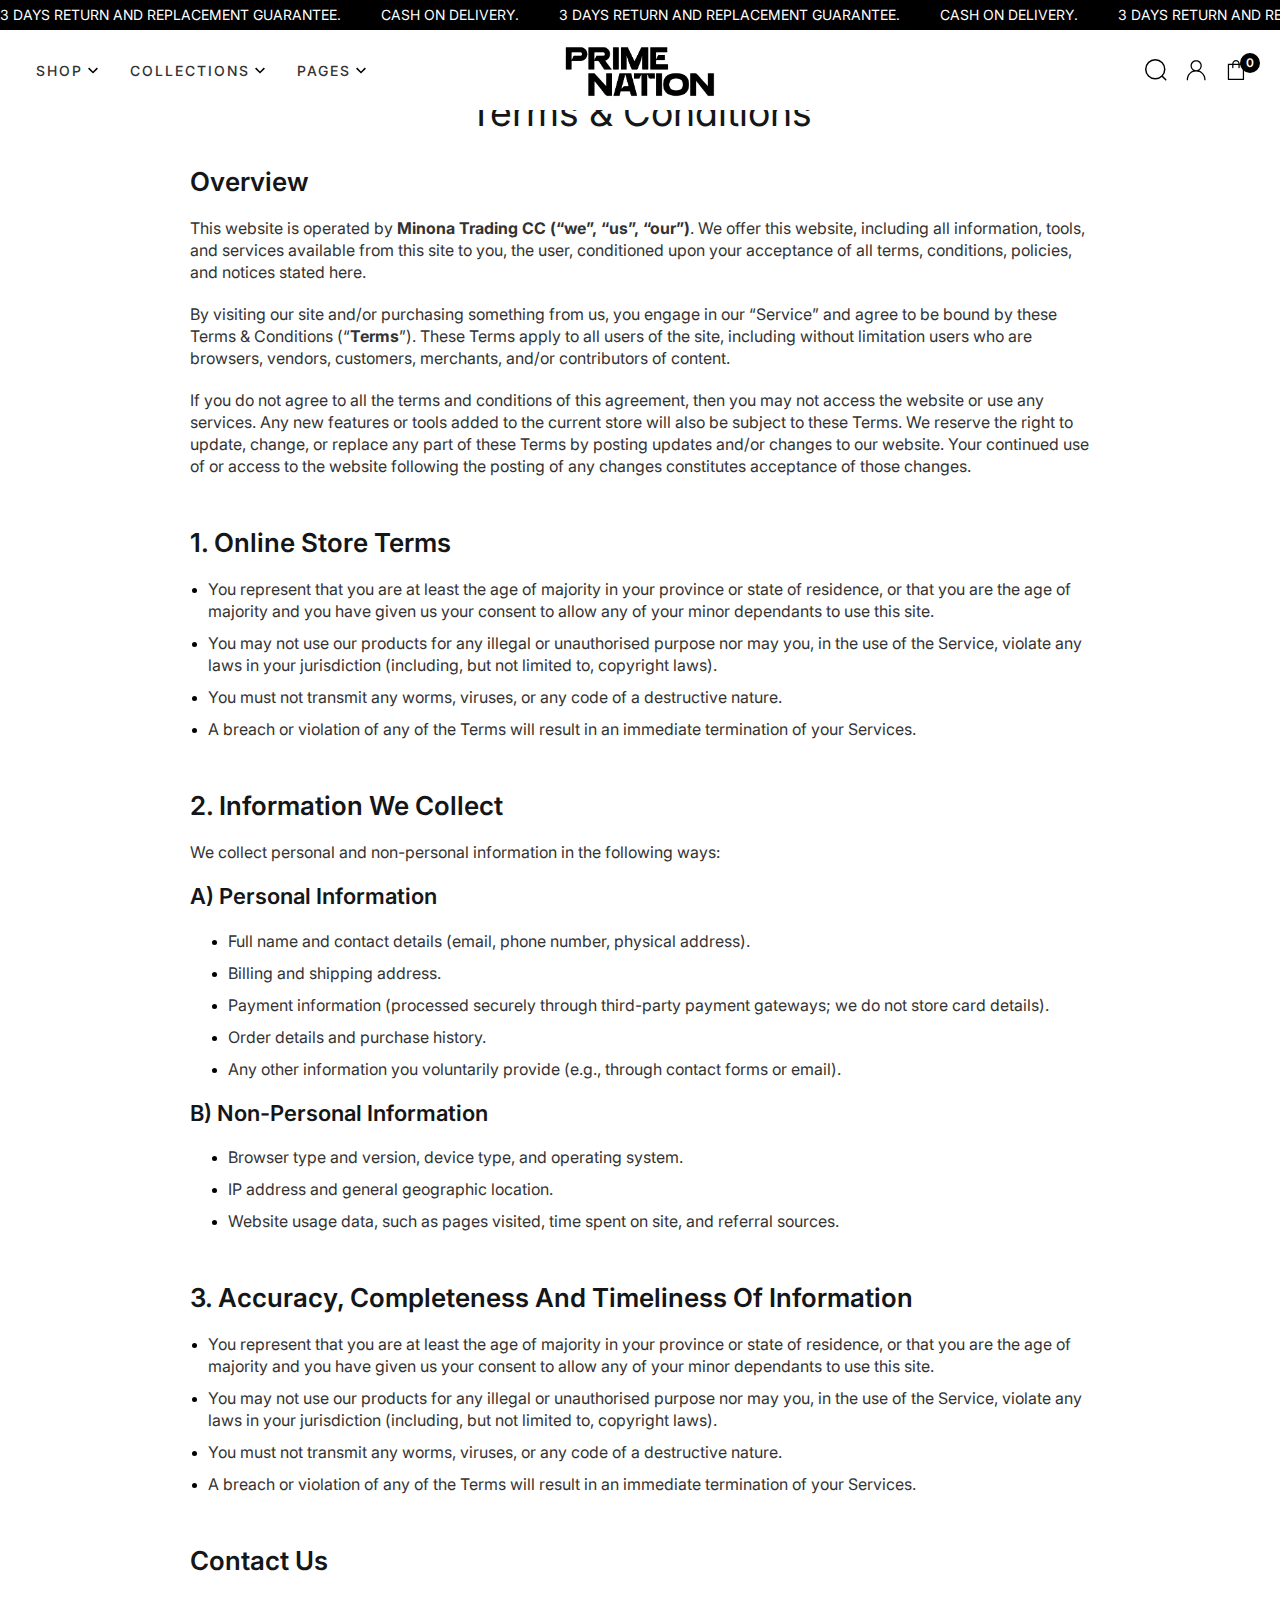
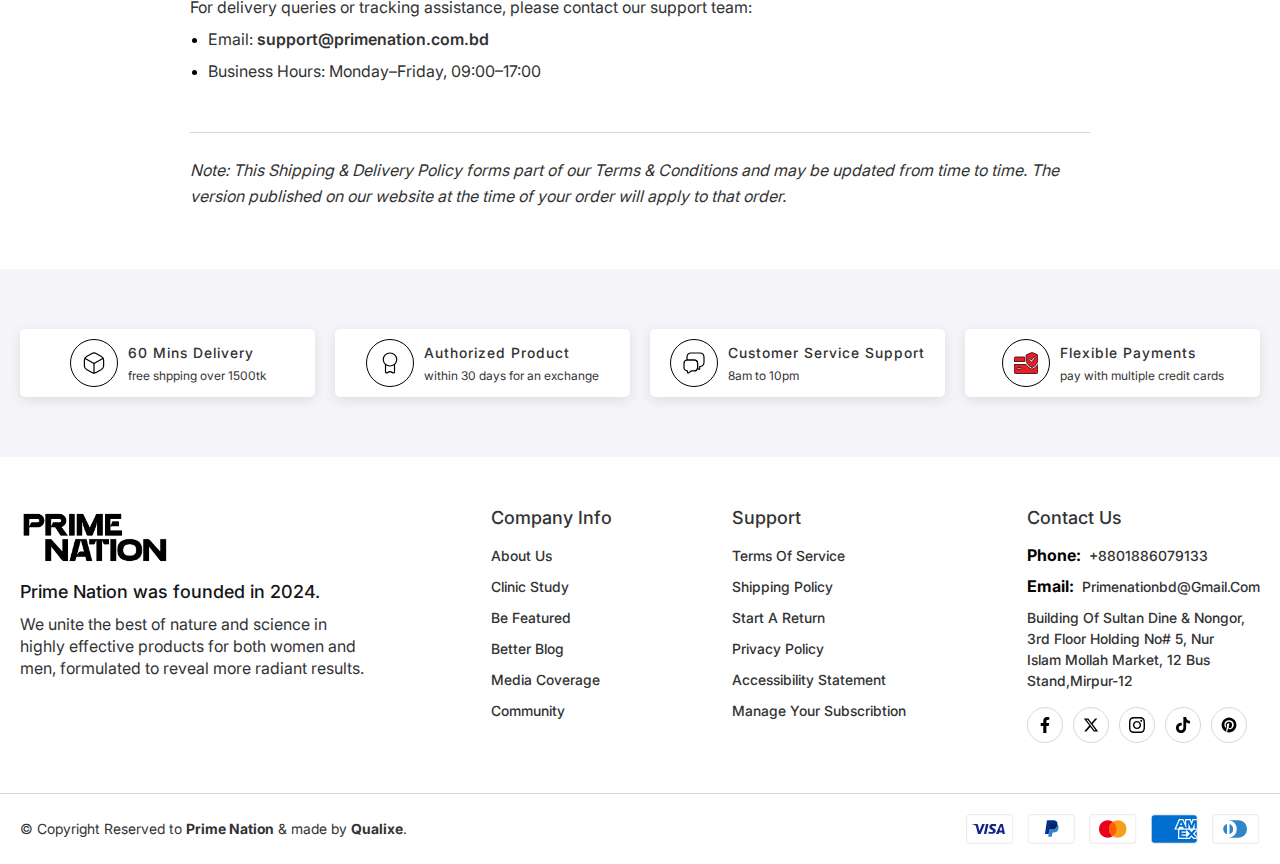
<file: policy.html>
<!DOCTYPE html>
<html lang="en">

<head>
	<meta charset="UTF-8">
	<meta name="viewport" content="width=device-width, initial-scale=1.0">
	<title>Policy</title>
	<!-- link css start -->
	<link rel="shortcut icon" href="./assets/images/logo.png" type="image/x-icon">
	<link rel="stylesheet" href="./assets/css/swiper-bundle.min.css">
	<link rel="stylesheet" href="./assets/css/footer.css">
	<link rel="stylesheet" href="./assets/css/card.css">
	<link rel="stylesheet" href="./assets/css/cart.css">
	<link rel="stylesheet" href="./assets/css/icon-item-section.css">
	<link rel="stylesheet" href="./assets/css/policy-section.css">
	<link rel="stylesheet" href="./assets/css/navbar.css">
	<link rel="stylesheet" href="./assets/css/topbar-section.css">
	<link rel="stylesheet" href="./assets/css/marque-slider.css">
	<link rel="stylesheet" href="./assets/css/main.css">
	<!-- link css end -->
</head>

<body>
  <header>
    <!-- topbar-section start -->
    <section class="topbar-section">
      <div class="top-bar">
        <!-- marque slider start -->
        <div class="marquee-slider marquee--hover-pause">
          <ul class="marquee__content">
            <li class="marquee-content-item">
              <p class="topbar-text">
                3 days return and replacement guarantee.
              </p>
            </li>
            <li class="marquee-content-item">
              <p class="topbar-text">Cash on delivery.</p>
            </li>
            <li class="marquee-content-item">
              <p class="topbar-text">
                3 days return and replacement guarantee.
              </p>
            </li>
            <li class="marquee-content-item">
              <p class="topbar-text">Cash on delivery.</p>
            </li>
            <li class="marquee-content-item">
              <p class="topbar-text">
                3 days return and replacement guarantee.
              </p>
            </li>
            <li class="marquee-content-item">
              <p class="topbar-text">Cash on delivery.</p>
            </li>
          </ul>
          <ul class="marquee__content">
            <li class="marquee-content-item">
              <p class="topbar-text">
                3 days return and replacement guarantee.
              </p>
            </li>
            <li class="marquee-content-item">
              <p class="topbar-text">Cash on delivery.</p>
            </li>
            <li class="marquee-content-item">
              <p class="topbar-text">
                3 days return and replacement guarantee.
              </p>
            </li>
            <li class="marquee-content-item">
              <p class="topbar-text">Cash on delivery.</p>
            </li>
            <li class="marquee-content-item">
              <p class="topbar-text">
                3 days return and replacement guarantee.
              </p>
            </li>
            <li class="marquee-content-item">
              <p class="topbar-text">Cash on delivery.</p>
            </li>
          </ul>
        </div>
        <!-- marque slider end -->
      </div>
    </section>
    <!-- topbar-section end -->

    <!-- navbar section start -->
    <nav class="navbar navbar-bg">
      <div class="container">
        <div class="navbar-wrapper">
          <div class="navbar-left">
            <div class="mobile-menu-btn">
              <div class="ham-menu">
                <span></span>
                <span></span>
                <span></span>
              </div>
            </div>
            <ul class="navbar-icons">
              <li>
                <span class="search-bar-open-btn">
                  <svg width="22" height="22" viewBox="0 0 22 22" fill="none" xmlns="http://www.w3.org/2000/svg">
                    <path
                      d="M17.25 17.25L20.75 20.75M19.75 10.25C19.75 5.00329 15.4967 0.75 10.25 0.75C5.00329 0.75 0.75 5.00329 0.75 10.25C0.75 15.4967 5.00329 19.75 10.25 19.75C15.4967 19.75 19.75 15.4967 19.75 10.25Z"
                      stroke="#000" stroke-width="1.5" stroke-linecap="round" stroke-linejoin="round"></path>
                  </svg>
                </span>
              </li>
            </ul>
            <div class="navbar-links-wrapper">
              <span class="mobile-menu-close-window-btn"></span>
              <div class="navbar-links-inner">
                <div class="nav-sidebar-top">
                  <div class="sidebar-title">
                    <p>categories</p>
                  </div>
                  <div class="mobile-menu-btn">
                    <div class="ham-menu">
                      <span></span>
                      <span></span>
                      <span></span>
                    </div>
                  </div>
                </div>
                <ul class="navbar-links">
                  <li class="navbar-link">
                    <div class="navbar-link-title">
                      <span>shop</span>
                      <span class="icon">
                        <svg focusable="false" viewBox="0 0 16 14" width="10" height="10"
                          xmlns="http://www.w3.org/2000/svg">
                          <path fill-rule="evenodd" clip-rule="evenodd"
                            d="M.116 4.884l1.768-1.768L8 9.232l6.116-6.116 1.768 1.768L8 12.768.116 4.884z"></path>
                        </svg>
                      </span>
                    </div>
                    <div class="navbar-link-content">
                      <div class="container">
                        <div class="navbar-img-link-content">
                          <div class="navbar-img-link-content-left">
                            <div class="navbar-img-link-content-left-item">
                              <p class="navbar-img-link-content-left-item-title">
                                Shop All
                              </p>
                              <ul>
                                <li><a href="collections.html">boots</a></li>
                                <li><a href="#">Casuals</a></li>
                                <li><a href="#">Comfort</a></li>
                                <li><a href="#">Formal</a></li>
                                <li><a href="#">Safety</a></li>
                                <li><a href="#">Sneakers</a></li>
                                <li><a href="#">Sandals</a></li>
                              </ul>
                            </div>
                            <div class="navbar-img-link-content-left-item">
                              <p class="navbar-img-link-content-left-item-title">
                                Occasion
                              </p>
                              <ul>
                                <li><a href="#">boots</a></li>
                                <li><a href="#">Casuals</a></li>
                                <li><a href="#">Comfort</a></li>
                                <li><a href="#">Formal</a></li>
                                <li><a href="#">Safety</a></li>
                                <li><a href="#">Sneakers</a></li>
                                <li><a href="#">Sandals</a></li>
                              </ul>
                            </div>
                            <div class="navbar-img-link-content-left-item">
                              <p class="navbar-img-link-content-left-item-title">
                                More
                              </p>
                              <ul>
                                <li><a href="#">boots</a></li>
                                <li><a href="#">Casuals</a></li>
                                <li><a href="#">Comfort</a></li>
                                <li><a href="#">Formal</a></li>
                                <li><a href="#">Safety</a></li>
                                <li><a href="#">Sneakers</a></li>
                                <li><a href="#">Sandals</a></li>
                              </ul>
                            </div>
                          </div>
                          <div class="navbar-img-link-content-right">
                            <div class="navbar-img-card">
                              <div class="product-card">
                                <div class="card-image-wrap">
                                  <div class="card-img">
                                    <a class="main-img" href="#">
                                      <img class="card_img" src="./assets/images/megamenu-img1.avif"
                                        alt="megamenu-img1.avif" />
                                    </a>
                                  </div>
                                </div>
                              </div>
                            </div>
                            <div class="navbar-img-card">
                              <div class="product-card">
                                <div class="card-image-wrap">
                                  <div class="card-img">
                                    <a class="main-img" href="#">
                                      <img class="card_img" src="./assets/images/megamenu-img2.avif"
                                        alt="megamenu-img2.avif" />
                                    </a>
                                  </div>
                                </div>
                              </div>
                            </div>
                          </div>
                        </div>
                      </div>
                    </div>
                  </li>
                  <li class="navbar-link">
                    <div class="navbar-link-title">
                      <span>Collections</span>
                      <span class="icon">
                        <svg focusable="false" viewBox="0 0 16 14" width="10" height="10"
                          xmlns="http://www.w3.org/2000/svg">
                          <path fill-rule="evenodd" clip-rule="evenodd"
                            d="M.116 4.884l1.768-1.768L8 9.232l6.116-6.116 1.768 1.768L8 12.768.116 4.884z"></path>
                        </svg>
                      </span>
                    </div>
                    <div class="navbar-link-content">
                      <div class="container">
                        <div class="navbar-img-link-content">
                          <div class="navbar-img-link-content-left">
                            <div class="navbar-img-link-content-left-item">
                              <p class="navbar-img-link-content-left-item-title">
                                Occasion
                              </p>
                              <ul>
                                <li><a href="#">Wedding Saree</a></li>
                                <li><a href="#">Bridal Saree</a></li>
                                <li><a href="#">Engagement Saree</a></li>
                                <li><a href="#">Party Saree</a></li>
                                <li><a href="#">Mehendi Saree</a></li>
                                <li><a href="#">Reception Saree</a></li>
                                <li><a href="#">Bridesmaid Saree</a></li>
                                <li><a href="#">Festive Saree</a></li>
                                <li><a href="#">Casual Saree</a></li>
                              </ul>
                            </div>
                            <div class="navbar-img-link-content-left-item">
                              <p class="navbar-img-link-content-left-item-title">
                                Style
                              </p>
                              <ul>
                                <li><a href="#">Embroidered Saree</a></li>
                                <li><a href="#">Stone Work Saree</a></li>
                                <li><a href="#">Hand Work Saree</a></li>
                                <li><a href="#">Printed Saree</a></li>
                                <li><a href="#">Katan Saree</a></li>
                                <li><a href="#">Kanchipuram Saree</a></li>
                                <li><a href="#">Gadwal Saree</a></li>
                                <li><a href="#">Half & Half Saree</a></li>
                                <li><a href="#">Woven Saree</a></li>
                                <li><a href="#">Khaddi Saree</a></li>
                                <li><a href="#">Catalogue Saree</a></li>
                                <li><a href="#">Ready Saree</a></li>
                              </ul>
                            </div>
                            <div class="navbar-img-link-content-left-item">
                              <p class="navbar-img-link-content-left-item-title">
                                Fabric
                              </p>
                              <ul>
                                <li><a href="#">Cotton Saree</a></li>
                                <li><a href="#">Silk Saree</a></li>
                                <li><a href="#">Half Silk Saree</a></li>
                                <li><a href="#">Art Silk Saree</a></li>
                                <li><a href="#">Georgette Saree</a></li>
                                <li><a href="#">Chiffon Saree</a></li>
                                <li><a href="#">Crepe Saree</a></li>
                                <li><a href="#">Muslin Saree</a></li>
                                <li><a href="#">Desi Cotton Saree</a></li>
                                <li><a href="#">Desi Silk Saree</a></li>
                                <li><a href="#">Jamdani Saree</a></li>
                              </ul>
                            </div>
                          </div>
                          <div class="navbar-img-link-content-right">
                            <div class="navbar-img-card">
                              <div class="product-card">
                                <div class="card-image-wrap">
                                  <div class="card-img">
                                    <a class="main-img" href="#">
                                      <img class="card_img" src="./assets/images/megamenu-img1.avif"
                                        alt="megamenu-img1.avif" />
                                    </a>
                                  </div>
                                </div>
                              </div>
                            </div>
                            <div class="navbar-img-card">
                              <div class="product-card">
                                <div class="card-image-wrap">
                                  <div class="card-img">
                                    <a class="main-img" href="#">
                                      <img class="card_img" src="./assets/images/megamenu-img2.avif"
                                        alt="megamenu-img2.avif" />
                                    </a>
                                  </div>
                                </div>
                              </div>
                            </div>
                          </div>
                        </div>
                      </div>
                    </div>
                  </li>
                  <li class="navbar-link">
                    <div class="dropdown-wrapper">
                      <div class="navbar-link-title dropdown-btn1">
                        pages
                        <span class="icon">
                          <svg focusable="false" viewBox="0 0 16 14" width="10" height="10"
                            xmlns="http://www.w3.org/2000/svg">
                            <path fill-rule="evenodd" clip-rule="evenodd"
                              d="M.116 4.884l1.768-1.768L8 9.232l6.116-6.116 1.768 1.768L8 12.768.116 4.884z"></path>
                          </svg>
                        </span>
                      </div>
                      <div class="sub-menu dropdown-sub-menu dropdown-sub-menu1">
                        <ul>
                          <li>
                            <a href="collections.html">collections</a>
                          </li>
                          <li>
                            <a href="product.html">product</a>
                          </li>
                          <li>
                            <a href="about.html">about</a>
                          </li>
                          <li>
                            <a href="history.html">history</a>
                          </li>
                          <li>
                            <div class="dropdown-wrapper2">
                              <div class="dropdown-nav-link-text dropdown-btn2">
                                blog<span class="icon">
                                  <svg focusable="false" viewBox="0 0 16 14" width="10" height="10"
                                    xmlns="http://www.w3.org/2000/svg">
                                    <path fill-rule="evenodd" clip-rule="evenodd"
                                      d="M.116 4.884l1.768-1.768L8 9.232l6.116-6.116 1.768 1.768L8 12.768.116 4.884z">
                                    </path>
                                  </svg>
                                </span>
                              </div>
                              <div class="sub-menu2 dropdown-sub-menu dropdown-sub-menu2">
                                <ul>
                                  <li>
                                    <a href="blog.html">blog all</a>
                                  </li>
                                  <li>
                                    <a href="article.html">article</a>
                                  </li>
                                </ul>
                              </div>
                            </div>
                          </li>
                          <li>
                            <a href="contact.html">contact</a>
                          </li>
                          <li>
                            <a href="cart.html">cart</a>
                          </li>
                          <li>
                            <a href="store.html">find store</a>
                          </li>
                          <li>
                            <a href="faq.html">faqs</a>
                          </li>
                          <li>
                            <a href="policy.html">policy</a>
                          </li>
                          <li>
                            <a href="return.html">Return</a>
                          </li>
                        </ul>
                      </div>
                    </div>
                  </li>
                </ul>
                <div class="navbar-sidebar-bottom">
                  <ul class="social-icons">
                    <li>
                      <a href="#">
                        <svg class="t4s-icon-facebook" role="presentation" viewBox="0 0 320 512">
                          <path
                            d="M279.14 288l14.22-92.66h-88.91v-60.13c0-25.35 12.42-50.06 52.24-50.06h40.42V6.26S260.43 0 225.36 0c-73.22 0-121.08 44.38-121.08 124.72v70.62H22.89V288h81.39v224h100.17V288z">
                          </path>
                        </svg>
                      </a>
                    </li>
                    <li>
                      <a href="#">
                        <svg width="16" height="16" viewBox="0 0 16 16" fill="none" xmlns="http://www.w3.org/2000/svg">
                          <path
                            d="M12.1624 1.5H14.3687L9.5499 7.00625L15.2187 14.5H10.7812L7.30303 9.95625L3.32803 14.5H1.11865L6.27178 8.60938L0.837402 1.5H5.3874L8.52803 5.65312L12.1624 1.5ZM11.3874 13.1812H12.6093L4.72178 2.75H3.40928L11.3874 13.1812Z"
                            fill="black"></path>
                        </svg>
                      </a>
                    </li>
                    <li>
                      <a href="#">
                        <svg width="14" height="14" viewBox="0 0 14 14" fill="none" xmlns="http://www.w3.org/2000/svg">
                          <path
                            d="M7.00303 3.40623C5.01553 3.40623 3.4124 5.00935 3.4124 6.99685C3.4124 8.98435 5.01553 10.5875 7.00303 10.5875C8.99053 10.5875 10.5937 8.98435 10.5937 6.99685C10.5937 5.00935 8.99053 3.40623 7.00303 3.40623ZM7.00303 9.33123C5.71865 9.33123 4.66865 8.28435 4.66865 6.99685C4.66865 5.70935 5.71553 4.66248 7.00303 4.66248C8.29053 4.66248 9.3374 5.70935 9.3374 6.99685C9.3374 8.28435 8.2874 9.33123 7.00303 9.33123ZM11.578 3.25935C11.578 3.72498 11.203 4.09685 10.7405 4.09685C10.2749 4.09685 9.90303 3.72185 9.90303 3.25935C9.90303 2.79685 10.278 2.42185 10.7405 2.42185C11.203 2.42185 11.578 2.79685 11.578 3.25935ZM13.9562 4.10935C13.903 2.98748 13.6468 1.99373 12.8249 1.17498C12.0062 0.356225 11.0124 0.0999756 9.89053 0.0437256C8.73428 -0.0218994 5.26865 -0.0218994 4.1124 0.0437256C2.99365 0.0968506 1.9999 0.353101 1.17803 1.17185C0.356152 1.9906 0.103027 2.98435 0.0467773 4.10623C-0.0188477 5.26248 -0.0188477 8.7281 0.0467773 9.88435C0.0999023 11.0062 0.356152 12 1.17803 12.8187C1.9999 13.6375 2.99053 13.8937 4.1124 13.95C5.26865 14.0156 8.73428 14.0156 9.89053 13.95C11.0124 13.8968 12.0062 13.6406 12.8249 12.8187C13.6437 12 13.8999 11.0062 13.9562 9.88435C14.0218 8.7281 14.0218 5.2656 13.9562 4.10935ZM12.4624 11.125C12.2187 11.7375 11.7468 12.2094 11.1312 12.4562C10.2093 12.8219 8.02178 12.7375 7.00303 12.7375C5.98428 12.7375 3.79365 12.8187 2.8749 12.4562C2.2624 12.2125 1.79053 11.7406 1.54365 11.125C1.17803 10.2031 1.2624 8.0156 1.2624 6.99685C1.2624 5.9781 1.18115 3.78748 1.54365 2.86873C1.7874 2.25623 2.25928 1.78435 2.8749 1.53748C3.79678 1.17185 5.98428 1.25623 7.00303 1.25623C8.02178 1.25623 10.2124 1.17498 11.1312 1.53748C11.7437 1.78123 12.2155 2.2531 12.4624 2.86873C12.828 3.7906 12.7437 5.9781 12.7437 6.99685C12.7437 8.0156 12.828 10.2062 12.4624 11.125Z"
                            fill="black"></path>
                        </svg>
                      </a>
                    </li>
                    <li>
                      <a href="#">
                        <svg width="14" height="16" viewBox="0 0 14 16" fill="none" xmlns="http://www.w3.org/2000/svg">
                          <path
                            d="M11.0578 2.50667C10.4503 1.81291 10.1155 0.922133 10.1156 0H7.36889V11.0222C7.34814 11.6188 7.09646 12.1841 6.66694 12.5987C6.23742 13.0133 5.66364 13.2448 5.06667 13.2444C3.80444 13.2444 2.75556 12.2133 2.75556 10.9333C2.75556 9.40444 4.23111 8.25778 5.75111 8.72889V5.92C2.68444 5.51111 0 7.89333 0 10.9333C0 13.8933 2.45333 16 5.05778 16C7.84889 16 10.1156 13.7333 10.1156 10.9333V5.34222C11.2293 6.14209 12.5665 6.57124 13.9378 6.56889V3.82222C13.9378 3.82222 12.2667 3.90222 11.0578 2.50667Z"
                            fill="black"></path>
                        </svg>
                      </a>
                    </li>
                    <li>
                      <a href="#">
                        <svg width="18" height="18" viewBox="0 0 18 18" fill="none" xmlns="http://www.w3.org/2000/svg">
                          <path
                            d="M6.53341 16.95C7.33341 17.1917 8.14175 17.3334 9.00008 17.3334C11.2102 17.3334 13.3298 16.4554 14.8926 14.8926C16.4554 13.3298 17.3334 11.2102 17.3334 9.00002C17.3334 7.90567 17.1179 6.82204 16.6991 5.81099C16.2803 4.79994 15.6665 3.88129 14.8926 3.10746C14.1188 2.33364 13.2002 1.71981 12.1891 1.30102C11.1781 0.882235 10.0944 0.666687 9.00008 0.666687C7.90573 0.666687 6.8221 0.882235 5.81105 1.30102C4.80001 1.71981 3.88135 2.33364 3.10752 3.10746C1.54472 4.67027 0.666748 6.78988 0.666748 9.00002C0.666748 12.5417 2.89175 15.5834 6.03341 16.7834C5.95841 16.1334 5.88341 15.0584 6.03341 14.3167L6.99175 10.2C6.99175 10.2 6.75008 9.71669 6.75008 8.95002C6.75008 7.80002 7.46675 6.94169 8.28341 6.94169C9.00008 6.94169 9.33341 7.46669 9.33341 8.14169C9.33341 8.85835 8.85841 9.88335 8.61675 10.8667C8.47508 11.6834 9.05008 12.4 9.88342 12.4C11.3667 12.4 12.5167 10.8167 12.5167 8.58335C12.5167 6.58335 11.0834 5.21669 9.02508 5.21669C6.67508 5.21669 5.29175 6.96669 5.29175 8.80835C5.29175 9.52502 5.52508 10.25 5.90841 10.725C5.98341 10.775 5.98342 10.8417 5.95842 10.9667L5.71675 11.875C5.71675 12.0167 5.62508 12.0667 5.48341 11.9667C4.41675 11.5 3.80008 9.98335 3.80008 8.75835C3.80008 6.12502 5.66675 3.73335 9.26675 3.73335C12.1334 3.73335 14.3667 5.79169 14.3667 8.52502C14.3667 11.3917 12.5917 13.6917 10.0501 13.6917C9.24175 13.6917 8.45008 13.2584 8.16675 12.75L7.60841 14.725C7.41675 15.4417 6.89175 16.4 6.53341 16.975V16.95Z"
                            fill="black"></path>
                        </svg>
                      </a>
                    </li>
                  </ul>
                </div>
              </div>
            </div>
          </div>
          <div class="navbar-middle">
            <div class="navbar-brand">
              <a href="index.html" class="navbar-logo">
                <img src="./assets/images/logo.png" alt="logo.png" />
              </a>
            </div>
          </div>
          <div class="navbar-right">
            <ul class="navbar-icons">
              <li>
                <span class="search-bar-open-btn">
                  <svg width="22" height="22" viewBox="0 0 22 22" fill="none" xmlns="http://www.w3.org/2000/svg">
                    <path
                      d="M17.25 17.25L20.75 20.75M19.75 10.25C19.75 5.00329 15.4967 0.75 10.25 0.75C5.00329 0.75 0.75 5.00329 0.75 10.25C0.75 15.4967 5.00329 19.75 10.25 19.75C15.4967 19.75 19.75 15.4967 19.75 10.25Z"
                      stroke="#000" stroke-width="1.5" stroke-linecap="round" stroke-linejoin="round"></path>
                  </svg>
                </span>
              </li>
              <li>
                <a href="#">
                  <svg aria-hidden="true" focusable="false" role="presentation" class="icon icon-theme-201"
                    viewBox="0 0 24 24" aca-font-size="13px" aca-line-height="17px" aca-letter-spacing="0pxpx">
                    <g aca-font-size="13px" aca-line-height="17px" aca-letter-spacing="0pxpx">
                      <path d="M4.023,22.167h-1.25v-0.625c0-1.042,0.163-2.034,0.488-2.979c0.325-0.944,0.778-1.807,1.357-2.588
		c0.579-0.781,1.266-1.458,2.061-2.031c0.794-0.573,1.66-1.016,2.598-1.328c-0.82-0.481-1.484-1.149-1.992-2.002
		C6.777,9.761,6.523,8.82,6.523,7.792c0-0.781,0.146-1.51,0.439-2.188c0.293-0.677,0.696-1.272,1.211-1.787
		c0.514-0.514,1.11-0.918,1.787-1.211c0.677-0.293,1.406-0.439,2.188-0.439s1.51,0.146,2.188,0.439
		c0.677,0.293,1.272,0.697,1.787,1.211c0.514,0.515,0.918,1.11,1.211,1.787c0.293,0.677,0.439,1.406,0.439,2.188
		c0,1.029-0.254,1.97-0.762,2.822c-0.508,0.853-1.172,1.521-1.992,2.002c0.938,0.313,1.803,0.755,2.598,1.328
		c0.794,0.573,1.481,1.25,2.061,2.031c0.579,0.781,1.032,1.644,1.357,2.588c0.325,0.944,0.488,1.937,0.488,2.979v0.625h-1.25v-0.625
		c0-1.12-0.212-2.174-0.635-3.164c-0.423-0.989-1.003-1.852-1.738-2.588c-0.736-0.735-1.599-1.315-2.588-1.738
		c-0.99-0.423-2.044-0.635-3.164-0.635c-1.12,0-2.175,0.212-3.164,0.635c-0.99,0.423-1.853,1.003-2.588,1.738
		c-0.736,0.736-1.315,1.599-1.738,2.588c-0.423,0.99-0.635,2.044-0.635,3.164V22.167z M8.115,9.491c0.228,0.534,0.54,1,0.938,1.396
		c0.397,0.397,0.862,0.71,1.396,0.938c0.534,0.228,1.1,0.342,1.699,0.342c0.599,0,1.165-0.114,1.699-0.342
		c0.534-0.228,0.999-0.54,1.396-0.938c0.397-0.397,0.709-0.862,0.938-1.396c0.228-0.534,0.342-1.1,0.342-1.699
		c0-0.599-0.114-1.165-0.342-1.699c-0.228-0.534-0.541-0.999-0.938-1.396c-0.397-0.397-0.863-0.709-1.396-0.937
		c-0.534-0.228-1.101-0.342-1.699-0.342c-0.599,0-1.166,0.114-1.699,0.342c-0.534,0.228-1,0.541-1.396,0.937
		c-0.397,0.397-0.71,0.863-0.938,1.396C7.887,6.627,7.773,7.193,7.773,7.792C7.773,8.391,7.887,8.957,8.115,9.491z"
                        aca-font-size="13px" aca-line-height="17px" aca-letter-spacing="0pxpx"></path>
                    </g>
                  </svg>
                </a>
              </li>
              <li>
                <span class="side-cart-btn">
                  <span class="cart-count">0</span>
                  <svg aria-hidden="true" focusable="false" role="presentation" class="icon icon-theme-109"
                    viewBox="0 0 24 24" aca-font-size="13px" aca-line-height="17px" aca-letter-spacing="0pxpx">
                    <g aca-font-size="13px" aca-line-height="17px" aca-letter-spacing="0pxpx">
                      <path d="M19.884,21.897c-0.124,0.124-0.271,0.186-0.439,0.186h-15c-0.169,0-0.315-0.062-0.439-0.186
		c-0.124-0.124-0.186-0.271-0.186-0.439v-15c0-0.169,0.062-0.315,0.186-0.439c0.124-0.124,0.271-0.186,0.439-0.186h3.75
		c0-1.028,0.368-1.911,1.104-2.646c0.735-0.735,1.618-1.104,2.646-1.104s1.911,0.368,2.646,1.104
		c0.735,0.736,1.104,1.618,1.104,2.646h3.75c0.169,0,0.315,0.062,0.439,0.186c0.124,0.124,0.186,0.271,0.186,0.439v15
		C20.069,21.627,20.008,21.773,19.884,21.897z M18.819,7.083h-3.125v2.5c0,0.169-0.062,0.316-0.186,0.439
		c-0.124,0.124-0.271,0.186-0.439,0.186s-0.315-0.062-0.439-0.186c-0.124-0.124-0.186-0.27-0.186-0.439v-2.5h-5v2.5
		c0,0.169-0.062,0.316-0.186,0.439c-0.124,0.124-0.271,0.186-0.439,0.186s-0.315-0.062-0.439-0.186
		c-0.124-0.124-0.186-0.27-0.186-0.439v-2.5H5.069v13.75h13.75V7.083z M10.177,4.065C9.688,4.554,9.444,5.143,9.444,5.833h5
		c0-0.69-0.244-1.279-0.732-1.768s-1.077-0.732-1.768-0.732S10.665,3.577,10.177,4.065z" aca-font-size="13px"
                        aca-line-height="17px" aca-letter-spacing="0pxpx"></path>
                    </g>
                  </svg>
                </span>
              </li>
            </ul>
          </div>
        </div>
      </div>
    </nav>
    <!-- navbar section end -->

    <!-- search-bar start -->
    <div class="search-bar-overlay">
      <span class="search-bar-close-window-btn"></span>
      <div class="search-bar-inner">
        <button class="search-close-btn">
          <svg width="24" height="24" viewBox="0 0 18 18" fill="none" xmlns="http://www.w3.org/2000/svg">
            <path d="M3 15L15 3" stroke="#232323" stroke-width="1.5" stroke-linecap="round" stroke-linejoin="round">
            </path>
            <path d="M15 15L3 3" stroke="#232323" stroke-width="1.5" stroke-linecap="round" stroke-linejoin="round">
            </path>
          </svg>
        </button>
        <div class="navbar-search-bar">
          <input type="text" placeholder="search product" />
          <button class="search-btn">
            <svg width="22" height="22" viewBox="0 0 22 22" fill="none" xmlns="http://www.w3.org/2000/svg">
              <path
                d="M17.25 17.25L20.75 20.75M19.75 10.25C19.75 5.00329 15.4967 0.75 10.25 0.75C5.00329 0.75 0.75 5.00329 0.75 10.25C0.75 15.4967 5.00329 19.75 10.25 19.75C15.4967 19.75 19.75 15.4967 19.75 10.25Z"
                stroke="#fff" stroke-width="1.5" stroke-linecap="round" stroke-linejoin="round"></path>
            </svg>
          </button>
        </div>
      </div>
    </div>
    <!-- searchbar end -->
  </header>

	<main>
		<!-- policy section start -->
		<section class="section policy-section">
			<div class="container">
				<div class="section-heading-wrapper">
					<h2 class="section-heading">Terms & Conditions</h2>
				</div>
				<div class="policy-content-wrapper">
					<div class="policy-content-items">
						<div class="policy-content-item">
							<h4 class="policy-content-item-title">Overview</h4>
							<div class="policy-content-text">
								<p>This website is operated by <strong>Minona Trading CC (“we”, “us”, “our”)</strong>. We offer this
									website, including all information, tools, and services available from this site to you, the user,
									conditioned upon your acceptance of all terms, conditions, policies, and notices stated here.</p>
								<p>By visiting our site and/or purchasing something from us, you engage in our “Service” and agree to be
									bound by these Terms & Conditions (“<strong>Terms</strong>”). These Terms apply to all users of the
									site, including without limitation users who are browsers, vendors, customers, merchants, and/or
									contributors of content.</p>
								<p>If you do not agree to all the terms and conditions of this agreement, then you may not access the
									website or use any services. Any new features or tools added to the current store will also be subject
									to these Terms. We reserve the right to update, change, or replace any part of these Terms by posting
									updates and/or changes to our website. Your continued use of or access to the website following the
									posting of any changes constitutes acceptance of those changes.</p>
							</div>
						</div>
						<div class="policy-content-item">
							<h4 class="policy-content-item-title">1. Online Store Terms</h4>
							<ul class="policy-content-list">
								<li>
									<p>
										You represent that you are at least the age of majority in your province or state of residence, or
										that you are the age of majority and you have given us your consent to allow any of your minor
										dependants to use this site.
									</p>
								</li>
								<li>
									<p>
										You may not use our products for any illegal or unauthorised purpose nor may you, in the use of the
										Service, violate any laws in your jurisdiction (including, but not limited to, copyright laws).
									</p>
								</li>
								<li>
									<p>
										You must not transmit any worms, viruses, or any code of a destructive nature.
									</p>
								</li>
								<li>
									<p>
										A breach or violation of any of the Terms will result in an immediate termination of your Services.
									</p>
								</li>
							</ul>
						</div>
						<div class="policy-content-item">
							<h4 class="policy-content-item-title">2. Information We Collect</h4>
							<div class="policy-content-text">
								<p>We collect personal and non-personal information in the following ways:</p>
							</div>
							<div class="policy-content-inner-item">
								<h5 class="policy-content-item-title">a) Personal Information</h5>
								<ul class="policy-content-list">
									<li>
										<p>
											Full name and contact details (email, phone number, physical address).
										</p>
									</li>
									<li>
										<p>
											Billing and shipping address.
										</p>
									</li>
									<li>
										<p>
											Payment information (processed securely through third-party payment gateways; we do not store card details).
										</p>
									</li>
									<li>
										<p>
											Order details and purchase history.
										</p>
									</li>
									<li>
										<p>
											Any other information you voluntarily provide (e.g., through contact forms or email).
										</p>
									</li>
								</ul>
							</div>
							<div class="policy-content-inner-item">
								<h5 class="policy-content-item-title">b) Non-Personal Information</h5>
								<ul class="policy-content-list">
									<li>
										<p>
											Browser type and version, device type, and operating system.
										</p>
									</li>
									<li>
										<p>
											IP address and general geographic location.
										</p>
									</li>
									<li>
										<p>
											Website usage data, such as pages visited, time spent on site, and referral sources.
										</p>
									</li>
								</ul>
							</div>
						</div>
						<div class="policy-content-item">
							<h4 class="policy-content-item-title">3. Accuracy, Completeness and Timeliness of Information</h4>
							<ul class="policy-content-list">
								<li>
									<p>
										You represent that you are at least the age of majority in your province or state of residence, or
										that you are the age of majority and you have given us your consent to allow any of your minor
										dependants to use this site.
									</p>
								</li>
								<li>
									<p>
										You may not use our products for any illegal or unauthorised purpose nor may you, in the use of the
										Service, violate any laws in your jurisdiction (including, but not limited to, copyright laws).
									</p>
								</li>
								<li>
									<p>
										You must not transmit any worms, viruses, or any code of a destructive nature.
									</p>
								</li>
								<li>
									<p>
										A breach or violation of any of the Terms will result in an immediate termination of your Services.
									</p>
								</li>
							</ul>
						</div>
						<div class="policy-content-item">
							<h4 class="policy-content-item-title">Contact Us</h4>
							<div class="policy-content-text">
								<p>For delivery queries or tracking assistance, please contact our support team:</p>
							</div>
							<ul class="policy-content-list">
								<li>
									<p>
										Email: <a href="mailto:support@topten.com.bd">support@primenation.com.bd</a>
									</p>
								</li>
								<li>
									<p>
										Business Hours: Monday–Friday, 09:00–17:00
									</p>
								</li>
							</ul>
						</div>
					</div>
					<div class="policy-content-note">
						<p>Note: This Shipping & Delivery Policy forms part of our Terms & Conditions and may be updated from time
							to time. The version published on our website at the time of your order will apply to that order.</p>
					</div>
				</div>
			</div>
		</section>
		<!-- policy section end -->

		<!-- icon-item-section start -->
		<section class="section icon-item-section">
			<div class="container">
				<div class="icon-items">
					<div class="icon-item">
						<span class="icon">
							<svg width="30" height="30" viewBox="0 0 30 30" fill="none" xmlns="http://www.w3.org/2000/svg">
								<path d="M3.96249 9.2998L15 15.6873L25.9625 9.3373" stroke="#232323" stroke-width="1.5"
									stroke-linecap="round" stroke-linejoin="round"></path>
								<path d="M15 27.0123V15.6748" stroke="#232323" stroke-width="1.5" stroke-linecap="round"
									stroke-linejoin="round"></path>
								<path
									d="M12.4125 3.10011L5.7375 6.80011C4.225 7.63761 2.9875 9.73761 2.9875 11.4626V18.5251C2.9875 20.2501 4.225 22.3501 5.7375 23.1876L12.4125 26.9001C13.8375 27.6876 16.175 27.6876 17.6 26.9001L24.275 23.1876C25.7875 22.3501 27.025 20.2501 27.025 18.5251V11.4626C27.025 9.73761 25.7875 7.63761 24.275 6.80011L17.6 3.08761C16.1625 2.30011 13.8375 2.30011 12.4125 3.10011Z"
									stroke="#232323" stroke-width="1.5" stroke-linecap="round" stroke-linejoin="round">
								</path>
							</svg>
						</span>
						<div class="icon-item-content">
							<p class="icon-item-title">60 mins delivery</p>
							<p class="icon-item-text">free shpping over 1500tk</p>
						</div>
					</div>
					<div class="icon-item">
						<span class="icon">
							<svg width="30" height="30" viewBox="0 0 30 30" fill="none" xmlns="http://www.w3.org/2000/svg">
								<path
									d="M15 18.75C19.6599 18.75 23.4375 15.1123 23.4375 10.625C23.4375 6.13769 19.6599 2.5 15 2.5C10.3401 2.5 6.5625 6.13769 6.5625 10.625C6.5625 15.1123 10.3401 18.75 15 18.75Z"
									stroke="#232323" stroke-width="1.5" stroke-linecap="round" stroke-linejoin="round"></path>
								<path
									d="M9.39993 16.8998L9.38745 26.1248C9.38745 27.2498 10.175 27.7998 11.15 27.3373L14.4999 25.7498C14.7749 25.6123 15.2374 25.6123 15.5124 25.7498L18.8749 27.3373C19.8374 27.7873 20.6375 27.2498 20.6375 26.1248V16.6748"
									stroke="#232323" stroke-width="1.5" stroke-linecap="round" stroke-linejoin="round"></path>
							</svg>
						</span>
						<div class="icon-item-content">
							<p class="icon-item-title">authorized product</p>
							<p class="icon-item-text">within 30 days for an exchange</p>
						</div>
					</div>
					<div class="icon-item">
						<span class="icon">
							<svg width="30" height="30" viewBox="0 0 30 30" fill="none" xmlns="http://www.w3.org/2000/svg">
								<path
									d="M27.5 7.8125V14.1875C27.5 15.775 26.975 17.1125 26.0375 18.0375C25.1125 18.975 23.775 19.5 22.1875 19.5V21.7625C22.1875 22.6125 21.2375 23.125 20.5375 22.65L19.325 21.85C19.4375 21.4625 19.4875 21.0375 19.4875 20.5875V15.5C19.4875 12.95 17.7875 11.25 15.2375 11.25H6.74999C6.57499 11.25 6.4125 11.2625 6.25 11.275V7.8125C6.25 4.625 8.375 2.5 11.5625 2.5H22.1875C25.375 2.5 27.5 4.625 27.5 7.8125Z"
									stroke="#232323" stroke-width="1.5" stroke-miterlimit="10" stroke-linecap="round"
									stroke-linejoin="round"></path>
								<path
									d="M19.4875 15.5V20.5875C19.4875 21.0375 19.4375 21.4625 19.325 21.85C18.8625 23.6875 17.3375 24.8375 15.2375 24.8375H11.8375L8.0625 27.35C7.5 27.7375 6.74999 27.325 6.74999 26.65V24.8375C5.47499 24.8375 4.4125 24.4125 3.675 23.675C2.925 22.925 2.5 21.8625 2.5 20.5875V15.5C2.5 13.125 3.975 11.4875 6.25 11.275C6.4125 11.2625 6.57499 11.25 6.74999 11.25H15.2375C17.7875 11.25 19.4875 12.95 19.4875 15.5Z"
									stroke="#232323" stroke-width="1.5" stroke-miterlimit="10" stroke-linecap="round"
									stroke-linejoin="round"></path>
							</svg>
						</span>
						<div class="icon-item-content">
							<p class="icon-item-title">customer service support</p>
							<p class="icon-item-text">8am to 10pm</p>
						</div>
					</div>
					<div class="icon-item">
						<span class="icon">
							<svg width="30" height="30" viewBox="0 0 33 33" fill="none" xmlns="http://www.w3.org/2000/svg">
								<path
									d="M14.4375 10.312V8.24951H2.0625C0.926063 8.24951 0 9.17557 0 10.312V14.437H14.8727C14.586 13.1768 14.4375 11.8197 14.4375 10.312Z"
									fill="#ec1c24"></path>
								<path
									d="M32.9154 18.562C31.5088 20.7297 29.3638 22.5736 26.2907 24.3391C25.8184 24.6093 25.2862 24.7495 24.75 24.7495C24.2138 24.7495 23.6816 24.6093 23.2155 24.3432C20.1424 22.5736 17.9974 20.7276 16.5887 18.562H0V28.8745C0 30.013 0.926063 30.937 2.0625 30.937H30.9375C32.076 30.937 33 30.013 33 28.8745V18.562H32.9154ZM9.28125 24.7495H5.15625C4.587 24.7495 4.125 24.2875 4.125 23.7183C4.125 23.149 4.587 22.687 5.15625 22.687H9.28125C9.8505 22.687 10.3125 23.149 10.3125 23.7183C10.3125 24.2875 9.8505 24.7495 9.28125 24.7495Z"
									fill="#ec1c24"></path>
								<path
									d="M32.3751 5.24027L25.1563 2.14652C24.8944 2.03514 24.6036 2.03514 24.3416 2.14652L17.1229 5.24027C16.7454 5.40114 16.5 5.77446 16.5 6.18696V10.312C16.5 15.9859 18.5976 19.3024 24.2364 22.5508C24.3953 22.6416 24.5726 22.687 24.75 22.687C24.9274 22.687 25.1047 22.6416 25.2636 22.5508C30.9024 19.3106 33 15.9941 33 10.312V6.18696C33 5.77446 32.7546 5.40114 32.3751 5.24027ZM28.6502 9.92627L24.5252 15.0825C24.3272 15.3259 24.0302 15.4682 23.7188 15.4682C23.7043 15.4682 23.6878 15.4682 23.6754 15.4682C23.3475 15.4538 23.0443 15.2846 22.8607 15.0103L20.7982 11.9166C20.4827 11.4422 20.6106 10.8028 21.0849 10.4873C21.5552 10.1738 22.1966 10.2975 22.5143 10.774L23.7951 12.6941L27.0373 8.63927C27.3941 8.19583 28.0438 8.12571 28.4873 8.47839C28.9328 8.83108 29.0029 9.48077 28.6502 9.92627Z"
									fill="#ec1c24"></path>
							</svg>
						</span>
						<div class="icon-item-content">
							<p class="icon-item-title">flexible payments</p>
							<p class="icon-item-text">pay with multiple credit cards</p>
						</div>
					</div>
				</div>
			</div>
		</section>
		<!-- icon-item-section end -->

		<!-- cart-sidebar start -->
		<div class="cart-sidebar">
			<button class="cart-sidebar-close-window-btn"></button>
			<div class="cart-sidebar-box">
				<div class="side-cart-top">
					<p class="side-cart-heading">YOUR CART</p>
					<div class="side-cart-heading-icon-wrap">
						<span class="icon">
							<i class="fa-solid fa-bag-shopping"></i>
						</span>
						<span class="side-cart-item-number">0</span>
					</div>
					<button title="close" class="side-cart-close-btn">
						<svg width="24" height="24" viewBox="0 0 18 18" fill="none" xmlns="http://www.w3.org/2000/svg">
							<path d="M3 15L15 3" stroke="#fff" stroke-width="1.5" stroke-linecap="round" stroke-linejoin="round">
							</path>
							<path d="M15 15L3 3" stroke="#fff" stroke-width="1.5" stroke-linecap="round" stroke-linejoin="round">
							</path>
						</svg>
					</button>
				</div>
				<div class="side-cart-empty">
					<div class="side-cart-empty-text">
						<h3>
							Your Cart Is Empty
						</h3>
					</div>
				</div>
				<div class="side-cart-product-content">
					<div class="side-cart-progress-bar-area">
						<p class="side-cart-progress-bar-text">Add another <strong>TK500</strong> to take advantage of
							<strong>Free
								Delivery</strong>.
						</p>
						<input type="range" value="60" min="0" max="100" step="1" class="progress">
					</div>
					<div class="side-cart-product-item-wrapper">
						<div class="cart-product-items">
							<div class="cart-product-item">
								<div class="cart-product-img">
									<img src="./assets/images/product-img1.jpg" alt="product-img1.jpg">
								</div>
								<div class="cart-product-content">
									<p class="cart-product-title"><a href="#">Phantom Gucci shose</a></p>
									<div class="cart-product-varient">
										<p><span>color</span> : <span>black</span></p>
										<p><span>size</span> : <span>m</span></p>
									</div>
									<div class="cart-product-btm">
										<p class="cart-product-price"><strong>TK119.00</strong></p>
										<div class="dlt-btn-with-cart-quantity">
											<button class="cart-delete-btn">
												<svg width="20" height="24" viewBox="0 0 20 24" fill="none" xmlns="http://www.w3.org/2000/svg">
													<path
														d="M8 0C7.478 0 6.94 0.185 6.562 0.563C6.184 0.941 6 1.478 6 2V3H0V5H1V21C1 22.645 2.355 24 4 24H16C17.645 24 19 22.645 19 21V5H20V3H14V2C14 1.478 13.815 0.94 13.437 0.562C13.06 0.186 12.523 0 12 0H8ZM8 2H12V3H8V2ZM3 5H17V21C17 21.555 16.555 22 16 22H4C3.445 22 3 21.555 3 21V5ZM5 8V19H7V8H5ZM9 8V19H11V8H9ZM13 8V19H15V8H13Z"
														fill="#AFAFAF" />
												</svg>
											</button>
											<div class="cart-quantity-wrap">
												<button class="cart-quantity-decrease disabled">
													<svg width="32" height="32" viewBox="0 0 32 32" fill="none"
														xmlns="http://www.w3.org/2000/svg">
														<path
															d="M16.0002 3C8.83224 3 3.00024 8.832 3.00024 16C3.00024 23.168 8.83224 29 16.0002 29C23.1682 29 29.0002 23.168 29.0002 16C29.0002 8.832 23.1682 3 16.0002 3ZM16.0002 5C22.0872 5 27.0002 9.913 27.0002 16C27.0002 22.087 22.0872 27 16.0002 27C9.91324 27 5.00024 22.087 5.00024 16C5.00024 9.913 9.91324 5 16.0002 5ZM10.0002 15V17H22.0002V15H10.0002Z"
															fill="black" />
													</svg>
												</button>
												<input type="number" class="cart-quantity-number" placeholder="1">
												<button class="cart-quantity-increase">
													<svg width="32" height="32" viewBox="0 0 32 32" fill="none"
														xmlns="http://www.w3.org/2000/svg">
														<path
															d="M15.9998 3C8.83176 3 2.99976 8.832 2.99976 16C2.99976 23.168 8.83176 29 15.9998 29C23.1678 29 28.9998 23.168 28.9998 16C28.9998 8.832 23.1678 3 15.9998 3ZM15.9998 5C22.0868 5 26.9998 9.913 26.9998 16C26.9998 22.087 22.0868 27 15.9998 27C9.91276 27 4.99976 22.087 4.99976 16C4.99976 9.913 9.91276 5 15.9998 5ZM14.9998 10V15H9.99976V17H14.9998V22H16.9998V17H21.9998V15H16.9998V10H14.9998Z"
															fill="black" />
													</svg>
												</button>
											</div>
										</div>
									</div>
								</div>
							</div>
							<div class="cart-product-item">
								<div class="cart-product-img">
									<img src="./assets/images/product-img5.jpg" alt="product-img5.jpg">
								</div>
								<div class="cart-product-content">
									<p class="cart-product-title"><a href="#">Phantom Gucci shose</a></p>
									<div class="cart-product-varient">
										<p><span>color</span> : <span>white</span></p>
										<p><span>size</span> : <span>xl</span></p>
									</div>
									<div class="cart-product-btm">
										<p class="cart-product-price"><strong>TK1189.00</strong></p>
										<div class="dlt-btn-with-cart-quantity">
											<button class="cart-delete-btn">
												<svg width="20" height="24" viewBox="0 0 20 24" fill="none" xmlns="http://www.w3.org/2000/svg">
													<path
														d="M8 0C7.478 0 6.94 0.185 6.562 0.563C6.184 0.941 6 1.478 6 2V3H0V5H1V21C1 22.645 2.355 24 4 24H16C17.645 24 19 22.645 19 21V5H20V3H14V2C14 1.478 13.815 0.94 13.437 0.562C13.06 0.186 12.523 0 12 0H8ZM8 2H12V3H8V2ZM3 5H17V21C17 21.555 16.555 22 16 22H4C3.445 22 3 21.555 3 21V5ZM5 8V19H7V8H5ZM9 8V19H11V8H9ZM13 8V19H15V8H13Z"
														fill="#AFAFAF" />
												</svg>
											</button>
											<div class="cart-quantity-wrap">
												<button class="cart-quantity-decrease disabled">
													<svg width="32" height="32" viewBox="0 0 32 32" fill="none"
														xmlns="http://www.w3.org/2000/svg">
														<path
															d="M16.0002 3C8.83224 3 3.00024 8.832 3.00024 16C3.00024 23.168 8.83224 29 16.0002 29C23.1682 29 29.0002 23.168 29.0002 16C29.0002 8.832 23.1682 3 16.0002 3ZM16.0002 5C22.0872 5 27.0002 9.913 27.0002 16C27.0002 22.087 22.0872 27 16.0002 27C9.91324 27 5.00024 22.087 5.00024 16C5.00024 9.913 9.91324 5 16.0002 5ZM10.0002 15V17H22.0002V15H10.0002Z"
															fill="black" />
													</svg>
												</button>
												<input type="number" class="cart-quantity-number" placeholder="1">
												<button class="cart-quantity-increase">
													<svg width="32" height="32" viewBox="0 0 32 32" fill="none"
														xmlns="http://www.w3.org/2000/svg">
														<path
															d="M15.9998 3C8.83176 3 2.99976 8.832 2.99976 16C2.99976 23.168 8.83176 29 15.9998 29C23.1678 29 28.9998 23.168 28.9998 16C28.9998 8.832 23.1678 3 15.9998 3ZM15.9998 5C22.0868 5 26.9998 9.913 26.9998 16C26.9998 22.087 22.0868 27 15.9998 27C9.91276 27 4.99976 22.087 4.99976 16C4.99976 9.913 9.91276 5 15.9998 5ZM14.9998 10V15H9.99976V17H14.9998V22H16.9998V17H21.9998V15H16.9998V10H14.9998Z"
															fill="black" />
													</svg>
												</button>
											</div>
										</div>
									</div>
								</div>
							</div>
						</div>
					</div>
					<div class="side-cart-product-content-footer">
						<div class="side-cart-product-price-wrap">
							<p>Subtotal</p>
							<p>TK218</p>
						</div>
						<div class="side-cart-checkout-btn">
							<a href="#" class="btn secondary-btn">view cart<span></span></a>
							<a href="#" class="btn primary-btn">checkout <span></span></a>
						</div>
						<p class="side-cart-checkout-text">
							Shipping, taxes, and discount codes calculated at checkout.
						</p>
					</div>
				</div>
			</div>
		</div>
		<!-- cart-sidebar end -->
	</main>

	<!-- footer section start -->
	<footer class="footer-section">
		<div class="container">
			<div class="footer-items">
				<div class="footer-item">
					<div class="footer-logo">
						<a href="#">
							<img src="./assets/images/logo.png" alt="logo.png">
						</a>
					</div>
					<div class="footer-content">
						<h6 class="footer-content-title">Prime Nation was founded in 2024.</h6>
						<p class="footer-content-text">We unite the best of nature and science in highly effective
							products for
							both women and men, formulated to reveal more radiant results.</p>
					</div>
				</div>
				<div class="footer-item">
					<h6 class="footer-item-title">Company Info</h6>
					<ul class="footer-list">
						<li><a href="#">About Us</a></li>
						<li><a href="#">Clinic Study</a></li>
						<li><a href="#">Be Featured</a></li>
						<li><a href="#">Better Blog</a></li>
						<li><a href="#">Media Coverage</a></li>
						<li><a href="#">Community</a></li>
					</ul>
				</div>
				<div class="footer-item">
					<h6 class="footer-item-title">Support</h6>
					<ul class="footer-list">
						<li><a href="#">Terms of Service</a></li>
						<li><a href="#">Shipping Policy</a></li>
						<li><a href="#">Start a Return</a></li>
						<li><a href="#">Privacy Policy</a></li>
						<li><a href="#">Accessibility Statement</a></li>
						<li><a href="#">Manage your Subscribtion</a></li>
					</ul>
				</div>
				<div class="footer-item">
					<h6 class="footer-item-title">Contact Us</h6>
					<ul class="footer-list">
						<li><strong>phone:</strong><a href="#">+8801886079133</a></li>
						<li><strong>Email:</strong><a href="#">primenationbd@gmail.com</a></li>
						<li>
							<p>Building of Sultan Dine & Nongor, 3rd Floor Holding No# 5, Nur Islam Mollah Market, 12 Bus
								stand,Mirpur-12</p>
						</li>
					</ul>
					<div class="footer-icons">
						<ul class="social-icons">
							<li>
								<a href="#">
									<svg class=" t4s-icon-facebook" role="presentation" viewBox="0 0 320 512">
										<path
											d="M279.14 288l14.22-92.66h-88.91v-60.13c0-25.35 12.42-50.06 52.24-50.06h40.42V6.26S260.43 0 225.36 0c-73.22 0-121.08 44.38-121.08 124.72v70.62H22.89V288h81.39v224h100.17V288z">
										</path>
									</svg>
								</a>
							</li>
							<li>
								<a href="#">
									<svg width="16" height="16" viewBox="0 0 16 16" fill="none" xmlns="http://www.w3.org/2000/svg">
										<path
											d="M12.1624 1.5H14.3687L9.5499 7.00625L15.2187 14.5H10.7812L7.30303 9.95625L3.32803 14.5H1.11865L6.27178 8.60938L0.837402 1.5H5.3874L8.52803 5.65312L12.1624 1.5ZM11.3874 13.1812H12.6093L4.72178 2.75H3.40928L11.3874 13.1812Z"
											fill="black"></path>
									</svg>
								</a>
							</li>
							<li>
								<a href="#">
									<svg width="14" height="14" viewBox="0 0 14 14" fill="none" xmlns="http://www.w3.org/2000/svg">
										<path
											d="M7.00303 3.40623C5.01553 3.40623 3.4124 5.00935 3.4124 6.99685C3.4124 8.98435 5.01553 10.5875 7.00303 10.5875C8.99053 10.5875 10.5937 8.98435 10.5937 6.99685C10.5937 5.00935 8.99053 3.40623 7.00303 3.40623ZM7.00303 9.33123C5.71865 9.33123 4.66865 8.28435 4.66865 6.99685C4.66865 5.70935 5.71553 4.66248 7.00303 4.66248C8.29053 4.66248 9.3374 5.70935 9.3374 6.99685C9.3374 8.28435 8.2874 9.33123 7.00303 9.33123ZM11.578 3.25935C11.578 3.72498 11.203 4.09685 10.7405 4.09685C10.2749 4.09685 9.90303 3.72185 9.90303 3.25935C9.90303 2.79685 10.278 2.42185 10.7405 2.42185C11.203 2.42185 11.578 2.79685 11.578 3.25935ZM13.9562 4.10935C13.903 2.98748 13.6468 1.99373 12.8249 1.17498C12.0062 0.356225 11.0124 0.0999756 9.89053 0.0437256C8.73428 -0.0218994 5.26865 -0.0218994 4.1124 0.0437256C2.99365 0.0968506 1.9999 0.353101 1.17803 1.17185C0.356152 1.9906 0.103027 2.98435 0.0467773 4.10623C-0.0188477 5.26248 -0.0188477 8.7281 0.0467773 9.88435C0.0999023 11.0062 0.356152 12 1.17803 12.8187C1.9999 13.6375 2.99053 13.8937 4.1124 13.95C5.26865 14.0156 8.73428 14.0156 9.89053 13.95C11.0124 13.8968 12.0062 13.6406 12.8249 12.8187C13.6437 12 13.8999 11.0062 13.9562 9.88435C14.0218 8.7281 14.0218 5.2656 13.9562 4.10935ZM12.4624 11.125C12.2187 11.7375 11.7468 12.2094 11.1312 12.4562C10.2093 12.8219 8.02178 12.7375 7.00303 12.7375C5.98428 12.7375 3.79365 12.8187 2.8749 12.4562C2.2624 12.2125 1.79053 11.7406 1.54365 11.125C1.17803 10.2031 1.2624 8.0156 1.2624 6.99685C1.2624 5.9781 1.18115 3.78748 1.54365 2.86873C1.7874 2.25623 2.25928 1.78435 2.8749 1.53748C3.79678 1.17185 5.98428 1.25623 7.00303 1.25623C8.02178 1.25623 10.2124 1.17498 11.1312 1.53748C11.7437 1.78123 12.2155 2.2531 12.4624 2.86873C12.828 3.7906 12.7437 5.9781 12.7437 6.99685C12.7437 8.0156 12.828 10.2062 12.4624 11.125Z"
											fill="black"></path>
									</svg>
								</a>
							</li>
							<li>
								<a href="#">
									<svg width="14" height="16" viewBox="0 0 14 16" fill="none" xmlns="http://www.w3.org/2000/svg">
										<path
											d="M11.0578 2.50667C10.4503 1.81291 10.1155 0.922133 10.1156 0H7.36889V11.0222C7.34814 11.6188 7.09646 12.1841 6.66694 12.5987C6.23742 13.0133 5.66364 13.2448 5.06667 13.2444C3.80444 13.2444 2.75556 12.2133 2.75556 10.9333C2.75556 9.40444 4.23111 8.25778 5.75111 8.72889V5.92C2.68444 5.51111 0 7.89333 0 10.9333C0 13.8933 2.45333 16 5.05778 16C7.84889 16 10.1156 13.7333 10.1156 10.9333V5.34222C11.2293 6.14209 12.5665 6.57124 13.9378 6.56889V3.82222C13.9378 3.82222 12.2667 3.90222 11.0578 2.50667Z"
											fill="black"></path>
									</svg>
								</a>
							</li>
							<li>
								<a href="#">
									<svg width="18" height="18" viewBox="0 0 18 18" fill="none" xmlns="http://www.w3.org/2000/svg">
										<path
											d="M6.53341 16.95C7.33341 17.1917 8.14175 17.3334 9.00008 17.3334C11.2102 17.3334 13.3298 16.4554 14.8926 14.8926C16.4554 13.3298 17.3334 11.2102 17.3334 9.00002C17.3334 7.90567 17.1179 6.82204 16.6991 5.81099C16.2803 4.79994 15.6665 3.88129 14.8926 3.10746C14.1188 2.33364 13.2002 1.71981 12.1891 1.30102C11.1781 0.882235 10.0944 0.666687 9.00008 0.666687C7.90573 0.666687 6.8221 0.882235 5.81105 1.30102C4.80001 1.71981 3.88135 2.33364 3.10752 3.10746C1.54472 4.67027 0.666748 6.78988 0.666748 9.00002C0.666748 12.5417 2.89175 15.5834 6.03341 16.7834C5.95841 16.1334 5.88341 15.0584 6.03341 14.3167L6.99175 10.2C6.99175 10.2 6.75008 9.71669 6.75008 8.95002C6.75008 7.80002 7.46675 6.94169 8.28341 6.94169C9.00008 6.94169 9.33341 7.46669 9.33341 8.14169C9.33341 8.85835 8.85841 9.88335 8.61675 10.8667C8.47508 11.6834 9.05008 12.4 9.88342 12.4C11.3667 12.4 12.5167 10.8167 12.5167 8.58335C12.5167 6.58335 11.0834 5.21669 9.02508 5.21669C6.67508 5.21669 5.29175 6.96669 5.29175 8.80835C5.29175 9.52502 5.52508 10.25 5.90841 10.725C5.98341 10.775 5.98342 10.8417 5.95842 10.9667L5.71675 11.875C5.71675 12.0167 5.62508 12.0667 5.48341 11.9667C4.41675 11.5 3.80008 9.98335 3.80008 8.75835C3.80008 6.12502 5.66675 3.73335 9.26675 3.73335C12.1334 3.73335 14.3667 5.79169 14.3667 8.52502C14.3667 11.3917 12.5917 13.6917 10.0501 13.6917C9.24175 13.6917 8.45008 13.2584 8.16675 12.75L7.60841 14.725C7.41675 15.4417 6.89175 16.4 6.53341 16.975V16.95Z"
											fill="black"></path>
									</svg>
								</a>
							</li>
						</ul>
					</div>
				</div>
			</div>
		</div>
		<div class="copyright-area">
			<div class="container">
				<div class="copyright-content">
					<p class="copyright-text">&copy; Copyright Reserved to <a href="#"><strong>Prime Nation</strong></a>
						& made by <a href="https://qualixe.com/"><strong>Qualixe</strong></a>.</p>
					<div class="copyright-img">
						<svg width="294" height="30" viewBox="0 0 294 30" fill="none" xmlns="http://www.w3.org/2000/svg">
							<g clip-path="url(#clip0_4027_371)">
								<path opacity="0.07"
									d="M43.75 0H3.75C1.625 0 0 1.625 0 3.75V26.25C0 28.375 1.75 30 3.75 30H43.75C45.875 30 47.5 28.375 47.5 26.25V3.75C47.5 1.625 45.75 0 43.75 0Z"
									fill="black" />
								<path
									d="M43.75 1.25C45.125 1.25 46.25 2.375 46.25 3.75V26.25C46.25 27.625 45.125 28.75 43.75 28.75H3.75C2.375 28.75 1.25 27.625 1.25 26.25V3.75C1.25 2.375 2.375 1.25 3.75 1.25H43.75Z"
									fill="white" />
								<path
									d="M35.375 12.625H35C34.5 13.875 34.125 14.5 33.75 16.375H36.125C35.75 14.5 35.75 13.625 35.375 12.625ZM39 20H36.875C36.75 20 36.75 20 36.625 19.875L36.375 18.75L36.25 18.5H33.25C33.125 18.5 33 18.5 33 18.75L32.625 19.875C32.625 20 32.5 20 32.5 20H29.875L30.125 19.375L33.75 10.875C33.75 10.25 34.125 10 34.75 10H36.625C36.75 10 36.875 10 36.875 10.25L38.625 18.375C38.75 18.875 38.875 19.25 38.875 19.75C39 19.875 39 19.875 39 20ZM22.25 19.625L22.75 17.375C22.875 17.375 23 17.5 23 17.5C23.875 17.875 24.75 18.125 25.625 18C25.875 18 26.25 17.875 26.5 17.75C27.125 17.5 27.125 16.875 26.625 16.375C26.375 16.125 26 16 25.625 15.75C25.125 15.5 24.625 15.25 24.25 14.875C22.75 13.625 23.25 11.875 24.125 11C24.875 10.5 25.25 10 26.25 10C27.75 10 29.375 10 30.125 10.25H30.25C30.125 11 30 11.625 29.75 12.375C29.125 12.125 28.5 11.875 27.875 11.875C27.5 11.875 27.125 11.875 26.75 12C26.5 12 26.375 12.125 26.25 12.25C26 12.5 26 12.875 26.25 13.125L26.875 13.625C27.375 13.875 27.875 14.125 28.25 14.375C28.875 14.75 29.5 15.375 29.625 16.125C29.875 17.25 29.5 18.25 28.5 19C27.875 19.5 27.625 19.75 26.75 19.75C25 19.75 23.625 19.875 22.5 19.5C22.375 19.75 22.375 19.75 22.25 19.625ZM17.875 20C18 19.125 18 19.125 18.125 18.75C18.75 16 19.375 13.125 19.875 10.375C20 10.125 20 10 20.25 10H22.5C22.25 11.5 22 12.625 21.625 14C21.25 15.875 20.875 17.75 20.375 19.625C20.375 19.875 20.25 19.875 20 19.875M6.25 10.25C6.25 10.125 6.5 10 6.625 10H10.875C11.5 10 12 10.375 12.125 11L13.25 16.5C13.25 16.625 13.25 16.625 13.375 16.75C13.375 16.625 13.5 16.625 13.5 16.625L16.125 10.25C16 10.125 16.125 10 16.25 10H18.875C18.875 10.125 18.875 10.125 18.75 10.25L14.875 19.375C14.75 19.625 14.75 19.75 14.625 19.875C14.5 20 14.25 19.875 14 19.875H12.125C12 19.875 11.875 19.875 11.875 19.625L9.875 11.875C9.625 11.625 9.25 11.25 8.75 11.125C8 10.75 6.625 10.5 6.375 10.5L6.25 10.25Z"
									fill="#142688" />
							</g>
							<g clip-path="url(#clip1_4027_371)">
								<path opacity="0.07"
									d="M105.25 0H65.25C63.125 0 61.5 1.625 61.5 3.75V26.25C61.5 28.375 63.25 30 65.25 30H105.25C107.375 30 109 28.375 109 26.25V3.75C109 1.625 107.25 0 105.25 0Z"
									fill="black" />
								<path
									d="M105.25 1.25C106.625 1.25 107.75 2.375 107.75 3.75V26.25C107.75 27.625 106.625 28.75 105.25 28.75H65.25C63.875 28.75 62.75 27.625 62.75 26.25V3.75C62.75 2.375 63.875 1.25 65.25 1.25H105.25Z"
									fill="white" />
								<path
									d="M91.375 10.375C91.625 9.125 91.375 8.25 90.625 7.5C89.875 6.625 88.5 6.25 86.75 6.25H81.625C81.25 6.25 81 6.5 80.875 6.875L79 19.5C79 19.75 79.125 20 79.375 20H82.75L83.25 15.75L85.5 13L91.375 10.375Z"
									fill="#003087" />
								<path
									d="M91.375 10.375L91.125 10.625C90.5 14.125 88.375 15.375 85.375 15.375H84C83.625 15.375 83.375 15.625 83.25 16L82.5 20.875L82.25 22.125C82.25 22.375 82.375 22.625 82.625 22.625H85.25C85.625 22.625 85.875 22.375 85.875 22.125V22L86.375 19V18.875C86.375 18.625 86.75 18.375 87 18.375H87.375C90 18.375 92 17.375 92.5 14.375C92.75 13.125 92.625 12.125 92 11.375C91.875 10.75 91.625 10.5 91.375 10.375Z"
									fill="#3086C8" />
								<path
									d="M90.625 10.125C90.5 10 90.375 10 90.25 10C90.125 10 90 10 89.875 9.875C89.5 9.75 89 9.75 88.5 9.75H84.75C84.625 9.75 84.5 9.75 84.5 9.875C84.25 10 84.125 10.125 84.125 10.375L83.25 15.875V16C83.25 15.625 83.625 15.375 84 15.375H85.625C88.75 15.375 90.75 14.125 91.375 10.625V10.375C91.25 10.25 91 10.125 90.75 10.125H90.625Z"
									fill="#012169" />
							</g>
							<g clip-path="url(#clip2_4027_371)">
								<path opacity="0.07"
									d="M166.75 0H126.75C124.625 0 123 1.625 123 3.75V26.25C123 28.375 124.75 30 126.75 30H166.75C168.875 30 170.5 28.375 170.5 26.25V3.75C170.5 1.625 168.75 0 166.75 0Z"
									fill="black" />
								<path
									d="M166.75 1.25C168.125 1.25 169.25 2.375 169.25 3.75V26.25C169.25 27.625 168.125 28.75 166.75 28.75H126.75C125.375 28.75 124.25 27.625 124.25 26.25V3.75C124.25 2.375 125.375 1.25 126.75 1.25H166.75Z"
									fill="white" />
								<path
									d="M141.75 23.75C146.582 23.75 150.5 19.8325 150.5 15C150.5 10.1675 146.582 6.25 141.75 6.25C136.918 6.25 133 10.1675 133 15C133 19.8325 136.918 23.75 141.75 23.75Z"
									fill="#EB001B" />
								<path
									d="M151.75 23.75C156.582 23.75 160.5 19.8325 160.5 15C160.5 10.1675 156.582 6.25 151.75 6.25C146.918 6.25 143 10.1675 143 15C143 19.8325 146.918 23.75 151.75 23.75Z"
									fill="#F79E1B" />
								<path
									d="M150.5 15C150.5 12 149 9.375 146.75 7.875C144.5 9.5 143 12.125 143 15C143 17.875 144.5 20.625 146.75 22.125C149 20.625 150.5 18 150.5 15Z"
									fill="#FF5F00" />
							</g>
							<g clip-path="url(#clip3_4027_371)">
								<path opacity="0.07"
									d="M228.25 0H188.25C186.125 0 184.5 1.625 184.5 3.75V26.25C184.5 28.375 186.25 30 188.25 30H228.25C230.375 30 232 28.375 232 26.25V3.75C232 1.625 230.25 0 228.25 0Z"
									fill="black" />
								<path
									d="M228.25 1.25C229.625 1.25 230.75 2.375 230.75 3.75V26.25C230.75 27.625 229.625 28.75 228.25 28.75H188.25C186.875 28.75 185.75 27.625 185.75 26.25V3.75C185.75 2.375 186.875 1.25 188.25 1.25H228.25Z"
									fill="#006FCF" />
								<path
									d="M212.015 24.92V14.3938L230.75 14.41V17.3175L228.585 19.6325L230.75 21.9663V24.935H227.292L225.455 22.9075L223.63 24.9425L212.015 24.9175V24.92Z"
									fill="white" />
								<path
									d="M213.266 23.765V15.5525H220.231V17.4437H215.521V18.7287H220.119V20.5887H215.521V21.8512H220.231V23.765H213.266Z"
									fill="#006FCF" />
								<path
									d="M220.196 23.765L224.05 19.6538L220.196 15.5513H223.179L225.534 18.155L227.896 15.5525H230.75V15.6163L226.979 19.6538L230.75 23.65V23.7663H227.866L225.47 21.1375L223.098 23.7675H220.196V23.765Z"
									fill="#006FCF" />
								<path
									d="M212.887 5.05005H217.405L218.991 8.6513V5.05005H224.566L225.529 7.7488L226.493 5.05005H230.75V15.5763H208.25L212.887 5.05005Z"
									fill="white" />
								<path
									d="M213.744 6.19385L210.099 14.4013H212.599L213.286 12.7576H217.011L217.699 14.4013H220.261L216.631 6.19385H213.744ZM214.056 10.9151L215.15 8.3026L216.241 10.9151H214.056Z"
									fill="#006FCF" />
								<path
									d="M220.226 14.3999V6.19116L223.74 6.20366L225.55 11.2499L227.37 6.19241H230.75V14.3987L228.575 14.4187V8.78116L226.52 14.3987H224.533L222.438 8.76241V14.3999H220.228H220.226Z"
									fill="#006FCF" />
							</g>
							<g clip-path="url(#clip4_4027_371)">
								<path opacity="0.07"
									d="M289.75 0H249.75C247.625 0 246 1.625 246 3.75V26.25C246 28.375 247.75 30 249.75 30H289.75C291.875 30 293.5 28.375 293.5 26.25V3.75C293.5 1.625 291.75 0 289.75 0Z"
									fill="black" />
								<path
									d="M289.75 1.25C291.125 1.25 292.25 2.375 292.25 3.75V26.25C292.25 27.625 291.125 28.75 289.75 28.75H249.75C248.375 28.75 247.25 27.625 247.25 26.25V3.75C247.25 2.375 248.375 1.25 249.75 1.25H289.75Z"
									fill="white" />
								<path
									d="M261 15V19.625C261 20 260.75 20 260.375 19.875C258 18.875 256.625 15.75 257.5 13.125C258 11.75 259 10.625 260.375 10.125C260.875 9.875 261 10 261 10.375V15ZM263.5 15V10.375C263.5 10 263.5 10 263.875 10.125C266.5 11.125 267.875 14.25 266.875 16.875C266.375 18.25 265.375 19.375 264 19.875C263.5 20.125 263.5 20 263.5 19.625V15ZM272.5 6.25H262.25C267 6.25 270.75 10.125 270.75 15C270.75 19.875 267 23.75 262.25 23.75H272.5C277.25 23.75 281 19.875 281 15C281 10.125 277.25 6.25 272.5 6.25Z"
									fill="#3086C8" />
							</g>
							<defs>
								<clipPath id="clip0_4027_371">
									<rect width="47.5" height="30" fill="white" />
								</clipPath>
								<clipPath id="clip1_4027_371">
									<rect width="47.5" height="30" fill="white" transform="translate(61.5)" />
								</clipPath>
								<clipPath id="clip2_4027_371">
									<rect width="47.5" height="30" fill="white" transform="translate(123)" />
								</clipPath>
								<clipPath id="clip3_4027_371">
									<rect width="47.5" height="30" fill="white" transform="translate(184.5)" />
								</clipPath>
								<clipPath id="clip4_4027_371">
									<rect width="47.5" height="30" fill="white" transform="translate(246)" />
								</clipPath>
							</defs>
						</svg>
					</div>
				</div>
			</div>
		</div>
	</footer>
	<!-- footer section end -->

	<!-- js link start-->
	<script src="./assets/js/jquery-3.7.1.min.js"></script>
	<script src="./assets/js/swiper-bundle.min.js"></script>
	<script src="./assets/js/script.js"></script>
	<!-- js link end-->
</body>

</html>
</file>
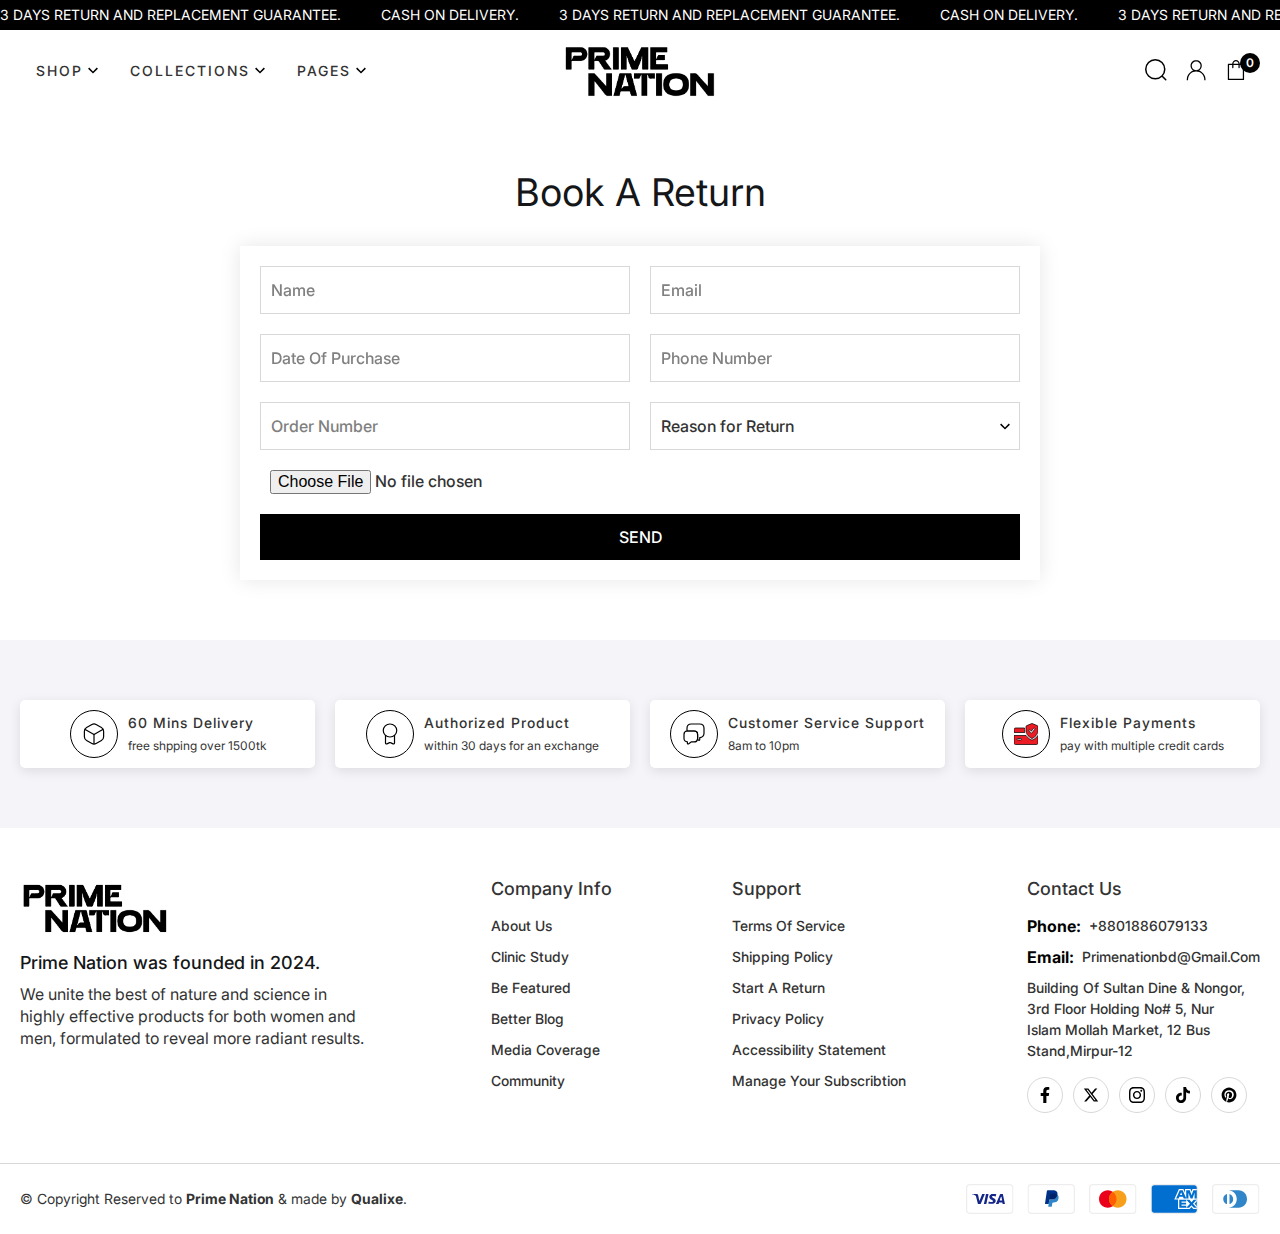
<file: return.html>
<!DOCTYPE html>
<html lang="en">

<head>
	<meta charset="UTF-8">
	<meta name="viewport" content="width=device-width, initial-scale=1.0">
	<title>Return</title>
	<!-- link css start -->
	<link rel="shortcut icon" href="./assets/images/logo.png" type="image/x-icon">
	<link rel="stylesheet" href="./assets/css/jquery-ui.min.css">
	<link rel="stylesheet" href="./assets/css/swiper-bundle.min.css">
	<link rel="stylesheet" href="./assets/css/footer.css">
	<link rel="stylesheet" href="./assets/css/card.css">
	<link rel="stylesheet" href="./assets/css/cart.css">
	<link rel="stylesheet" href="./assets/css/icon-item-section.css">
	<link rel="stylesheet" href="./assets/css/contact.css">
	<link rel="stylesheet" href="./assets/css/navbar.css">
	<link rel="stylesheet" href="./assets/css/topbar-section.css">
	<link rel="stylesheet" href="./assets/css/marque-slider.css">
	<link rel="stylesheet" href="./assets/css/main.css">
	<!-- link css end -->
</head>

<body>
	<header>
		<!-- topbar-section start -->
		<section class="topbar-section">
			<div class="top-bar">
				<!-- marque slider start -->
				<div class="marquee-slider marquee--hover-pause">
					<ul class="marquee__content">
						<li class="marquee-content-item">
							<p class="topbar-text">3 days return and replacement guarantee.</p>
						</li>
						<li class="marquee-content-item">
							<p class="topbar-text">Cash on delivery.</p>
						</li>
						<li class="marquee-content-item">
							<p class="topbar-text">3 days return and replacement guarantee.</p>
						</li>
						<li class="marquee-content-item">
							<p class="topbar-text">Cash on delivery.</p>
						</li>
						<li class="marquee-content-item">
							<p class="topbar-text">3 days return and replacement guarantee.</p>
						</li>
						<li class="marquee-content-item">
							<p class="topbar-text">Cash on delivery.</p>
						</li>
					</ul>
					<ul class="marquee__content">
						<li class="marquee-content-item">
							<p class="topbar-text">3 days return and replacement guarantee.</p>
						</li>
						<li class="marquee-content-item">
							<p class="topbar-text">Cash on delivery.</p>
						</li>
						<li class="marquee-content-item">
							<p class="topbar-text">3 days return and replacement guarantee.</p>
						</li>
						<li class="marquee-content-item">
							<p class="topbar-text">Cash on delivery.</p>
						</li>
						<li class="marquee-content-item">
							<p class="topbar-text">3 days return and replacement guarantee.</p>
						</li>
						<li class="marquee-content-item">
							<p class="topbar-text">Cash on delivery.</p>
						</li>
					</ul>
				</div>
				<!-- marque slider end -->
			</div>
		</section>
		<!-- topbar-section end -->

		<!-- navbar section start -->
		<nav class="navbar navbar-bg">
			<div class="container">
				<div class="navbar-wrapper">
					<div class="navbar-left">
						<div class="mobile-menu-btn">
							<div class="ham-menu">
								<span></span>
								<span></span>
								<span></span>
							</div>
						</div>
						<ul class="navbar-icons">
							<li>
								<span class="search-bar-open-btn">
									<svg width="22" height="22" viewBox="0 0 22 22" fill="none" xmlns="http://www.w3.org/2000/svg">
										<path
											d="M17.25 17.25L20.75 20.75M19.75 10.25C19.75 5.00329 15.4967 0.75 10.25 0.75C5.00329 0.75 0.75 5.00329 0.75 10.25C0.75 15.4967 5.00329 19.75 10.25 19.75C15.4967 19.75 19.75 15.4967 19.75 10.25Z"
											stroke="#000" stroke-width="1.5" stroke-linecap="round" stroke-linejoin="round"></path>
									</svg>
								</span>
							</li>
						</ul>
						<div class="navbar-links-wrapper">
							<span class="mobile-menu-close-window-btn"></span>
							<div class="navbar-links-inner">
								<div class="nav-sidebar-top">
									<div class="navbar-brand">
										<a href="index.html" class="navbar-logo">
											<img src="./assets/images/logo.png" alt="logo.png">
										</a>
									</div>
									<div class="mobile-menu-btn">
										<div class="ham-menu">
											<span></span>
											<span></span>
											<span></span>
										</div>
									</div>
								</div>
								<ul class="navbar-links">
									<li class="navbar-link">
										<div class="navbar-link-title">
											<span>shop</span>
											<span class="icon">
												<svg focusable="false" viewBox="0 0 16 14" width="10" height="10"
													xmlns="http://www.w3.org/2000/svg">
													<path fill-rule="evenodd" clip-rule="evenodd"
														d="M.116 4.884l1.768-1.768L8 9.232l6.116-6.116 1.768 1.768L8 12.768.116 4.884z">
													</path>
												</svg>
											</span>
										</div>
										<div class="navbar-link-content">
											<div class="container">
												<div class="navbar-img-link-content">
													<div class="navbar-img-link-content-left">
														<div class="navbar-img-link-content-left-item">
															<p class="navbar-img-link-content-left-item-title">Shop All</p>
															<ul>
																<li><a href="#">boots</a></li>
																<li><a href="#">Casuals</a></li>
																<li><a href="#">Comfort</a></li>
																<li><a href="#">Formal</a></li>
																<li><a href="#">Safety</a></li>
																<li><a href="#">Sneakers</a></li>
																<li><a href="#">Sandals</a></li>
															</ul>
														</div>
														<div class="navbar-img-link-content-left-item">
															<p class="navbar-img-link-content-left-item-title">Occasion
															</p>
															<ul>
																<li><a href="#">boots</a></li>
																<li><a href="#">Casuals</a></li>
																<li><a href="#">Comfort</a></li>
																<li><a href="#">Formal</a></li>
																<li><a href="#">Safety</a></li>
																<li><a href="#">Sneakers</a></li>
																<li><a href="#">Sandals</a></li>
															</ul>
														</div>
														<div class="navbar-img-link-content-left-item">
															<p class="navbar-img-link-content-left-item-title">More</p>
															<ul>
																<li><a href="#">boots</a></li>
																<li><a href="#">Casuals</a></li>
																<li><a href="#">Comfort</a></li>
																<li><a href="#">Formal</a></li>
																<li><a href="#">Safety</a></li>
																<li><a href="#">Sneakers</a></li>
																<li><a href="#">Sandals</a></li>
															</ul>
														</div>
													</div>
													<div class="navbar-img-link-content-right">
														<div class="navbar-img-card">
															<div class="product-card">
																<div class="card-image-wrap">
																	<div class="card-img">
																		<a class="main-img" href="#">
																			<img class="card_img" src="./assets/images/megamenu-img1.avif"
																				alt="megamenu-img1.avif">
																		</a>
																	</div>
																</div>
															</div>
														</div>
														<div class="navbar-img-card">
															<div class="product-card">
																<div class="card-image-wrap">
																	<div class="card-img">
																		<a class="main-img" href="#">
																			<img class="card_img" src="./assets/images/megamenu-img2.avif"
																				alt="megamenu-img2.avif">
																		</a>
																	</div>
																</div>
															</div>
														</div>
													</div>
												</div>
											</div>
										</div>
									</li>
									<li class="navbar-link">
										<div class="navbar-link-title">
											<span>Collections</span>
											<span class="icon">
												<svg focusable="false" viewBox="0 0 16 14" width="10" height="10"
													xmlns="http://www.w3.org/2000/svg">
													<path fill-rule="evenodd" clip-rule="evenodd"
														d="M.116 4.884l1.768-1.768L8 9.232l6.116-6.116 1.768 1.768L8 12.768.116 4.884z">
													</path>
												</svg>
											</span>
										</div>
										<div class="navbar-link-content">
											<div class="container">
												<div class="navbar-img-link-content">
													<div class="navbar-img-link-content-left">
														<div class="navbar-img-link-content-left-item">
															<p class="navbar-img-link-content-left-item-title">Occasion
															</p>
															<ul>
																<li><a href="#">Wedding Saree</a></li>
																<li><a href="#">Bridal Saree</a></li>
																<li><a href="#">Engagement Saree</a></li>
																<li><a href="#">Party Saree</a></li>
																<li><a href="#">Mehendi Saree</a></li>
																<li><a href="#">Reception Saree</a></li>
																<li><a href="#">Bridesmaid Saree</a></li>
																<li><a href="#">Festive Saree</a></li>
																<li><a href="#">Casual Saree</a></li>
															</ul>
														</div>
														<div class="navbar-img-link-content-left-item">
															<p class="navbar-img-link-content-left-item-title">Style</p>
															<ul>
																<li><a href="#">Embroidered Saree</a></li>
																<li><a href="#">Stone Work Saree</a></li>
																<li><a href="#">Hand Work Saree</a></li>
																<li><a href="#">Printed Saree</a></li>
																<li><a href="#">Katan Saree</a></li>
																<li><a href="#">Kanchipuram Saree</a></li>
																<li><a href="#">Gadwal Saree</a></li>
																<li><a href="#">Half & Half Saree</a></li>
																<li><a href="#">Woven Saree</a></li>
																<li><a href="#">Khaddi Saree</a></li>
																<li><a href="#">Catalogue Saree</a></li>
																<li><a href="#">Ready Saree</a></li>
															</ul>
														</div>
														<div class="navbar-img-link-content-left-item">
															<p class="navbar-img-link-content-left-item-title">Fabric
															</p>
															<ul>
																<li><a href="#">Cotton Saree</a></li>
																<li><a href="#">Silk Saree</a></li>
																<li><a href="#">Half Silk Saree</a></li>
																<li><a href="#">Art Silk Saree</a></li>
																<li><a href="#">Georgette Saree</a></li>
																<li><a href="#">Chiffon Saree</a></li>
																<li><a href="#">Crepe Saree</a></li>
																<li><a href="#">Muslin Saree</a></li>
																<li><a href="#">Desi Cotton Saree</a></li>
																<li><a href="#">Desi Silk Saree</a></li>
																<li><a href="#">Jamdani Saree</a></li>
															</ul>
														</div>
													</div>
													<div class="navbar-img-link-content-right">
														<div class="navbar-img-card">
															<div class="product-card">
																<div class="card-image-wrap">
																	<div class="card-img">
																		<a class="main-img" href="#">
																			<img class="card_img" src="./assets/images/megamenu-img1.avif"
																				alt="megamenu-img1.avif">
																		</a>
																	</div>
																</div>
															</div>
														</div>
														<div class="navbar-img-card">
															<div class="product-card">
																<div class="card-image-wrap">
																	<div class="card-img">
																		<a class="main-img" href="#">
																			<img class="card_img" src="./assets/images/megamenu-img2.avif"
																				alt="megamenu-img2.avif">
																		</a>
																	</div>
																</div>
															</div>
														</div>
													</div>
												</div>
											</div>
										</div>
									</li>
									<li class="navbar-link">
										<div class="dropdown-wrapper">
											<div class="navbar-link-title dropdown-btn1">pages
												<span class="icon">
													<svg focusable="false" viewBox="0 0 16 14" width="10" height="10"
														xmlns="http://www.w3.org/2000/svg">
														<path fill-rule="evenodd" clip-rule="evenodd"
															d="M.116 4.884l1.768-1.768L8 9.232l6.116-6.116 1.768 1.768L8 12.768.116 4.884z">
														</path>
													</svg>
												</span>
											</div>
											<div class="sub-menu dropdown-sub-menu dropdown-sub-menu1">
												<ul>
													<li>
														<a href="collections.html">collections</a>
													</li>
													<li>
														<a href="product.html">product</a>
													</li>
													<li>
														<a href="about.html">about</a>
													</li>
													<li>
														<a href="history.html">history</a>
													</li>
													<li>
														<div class="dropdown-wrapper2">
															<div class="dropdown-nav-link-text dropdown-btn2">blog<span class="icon">
																	<svg focusable="false" viewBox="0 0 16 14" width="10" height="10"
																		xmlns="http://www.w3.org/2000/svg">
																		<path fill-rule="evenodd" clip-rule="evenodd"
																			d="M.116 4.884l1.768-1.768L8 9.232l6.116-6.116 1.768 1.768L8 12.768.116 4.884z">
																		</path>
																	</svg>
																</span>
															</div>
															<div class="sub-menu2 dropdown-sub-menu dropdown-sub-menu2">
																<ul>
																	<li>
																		<a href="blog.html">blog all</a>
																	</li>
																	<li>
																		<a href="article.html">article</a>
																	</li>
																</ul>
															</div>
														</div>
													</li>
													<li>
														<a href="contact.html">contact</a>
													</li>
													<li>
														<a href="cart.html">cart</a>
													</li>
													<li>
														<a href="store.html">find store</a>
													</li>
													<li>
														<a href="faq.html">faqs</a>
													</li>
													<li>
														<a href="policy.html">policy</a>
													</li>
													<li>
														<a href="return.html">Return</a>
													</li>
												</ul>
											</div>
										</div>
									</li>
								</ul>
								<div class="navbar-sidebar-bottom">
									<ul class="social-icons">
										<li>
											<a href="#">
												<svg class=" t4s-icon-facebook" role="presentation" viewBox="0 0 320 512">
													<path
														d="M279.14 288l14.22-92.66h-88.91v-60.13c0-25.35 12.42-50.06 52.24-50.06h40.42V6.26S260.43 0 225.36 0c-73.22 0-121.08 44.38-121.08 124.72v70.62H22.89V288h81.39v224h100.17V288z">
													</path>
												</svg>
											</a>
										</li>
										<li>
											<a href="#">
												<svg width="16" height="16" viewBox="0 0 16 16" fill="none" xmlns="http://www.w3.org/2000/svg">
													<path
														d="M12.1624 1.5H14.3687L9.5499 7.00625L15.2187 14.5H10.7812L7.30303 9.95625L3.32803 14.5H1.11865L6.27178 8.60938L0.837402 1.5H5.3874L8.52803 5.65312L12.1624 1.5ZM11.3874 13.1812H12.6093L4.72178 2.75H3.40928L11.3874 13.1812Z"
														fill="black"></path>
												</svg>
											</a>
										</li>
										<li>
											<a href="#">
												<svg width="14" height="14" viewBox="0 0 14 14" fill="none" xmlns="http://www.w3.org/2000/svg">
													<path
														d="M7.00303 3.40623C5.01553 3.40623 3.4124 5.00935 3.4124 6.99685C3.4124 8.98435 5.01553 10.5875 7.00303 10.5875C8.99053 10.5875 10.5937 8.98435 10.5937 6.99685C10.5937 5.00935 8.99053 3.40623 7.00303 3.40623ZM7.00303 9.33123C5.71865 9.33123 4.66865 8.28435 4.66865 6.99685C4.66865 5.70935 5.71553 4.66248 7.00303 4.66248C8.29053 4.66248 9.3374 5.70935 9.3374 6.99685C9.3374 8.28435 8.2874 9.33123 7.00303 9.33123ZM11.578 3.25935C11.578 3.72498 11.203 4.09685 10.7405 4.09685C10.2749 4.09685 9.90303 3.72185 9.90303 3.25935C9.90303 2.79685 10.278 2.42185 10.7405 2.42185C11.203 2.42185 11.578 2.79685 11.578 3.25935ZM13.9562 4.10935C13.903 2.98748 13.6468 1.99373 12.8249 1.17498C12.0062 0.356225 11.0124 0.0999756 9.89053 0.0437256C8.73428 -0.0218994 5.26865 -0.0218994 4.1124 0.0437256C2.99365 0.0968506 1.9999 0.353101 1.17803 1.17185C0.356152 1.9906 0.103027 2.98435 0.0467773 4.10623C-0.0188477 5.26248 -0.0188477 8.7281 0.0467773 9.88435C0.0999023 11.0062 0.356152 12 1.17803 12.8187C1.9999 13.6375 2.99053 13.8937 4.1124 13.95C5.26865 14.0156 8.73428 14.0156 9.89053 13.95C11.0124 13.8968 12.0062 13.6406 12.8249 12.8187C13.6437 12 13.8999 11.0062 13.9562 9.88435C14.0218 8.7281 14.0218 5.2656 13.9562 4.10935ZM12.4624 11.125C12.2187 11.7375 11.7468 12.2094 11.1312 12.4562C10.2093 12.8219 8.02178 12.7375 7.00303 12.7375C5.98428 12.7375 3.79365 12.8187 2.8749 12.4562C2.2624 12.2125 1.79053 11.7406 1.54365 11.125C1.17803 10.2031 1.2624 8.0156 1.2624 6.99685C1.2624 5.9781 1.18115 3.78748 1.54365 2.86873C1.7874 2.25623 2.25928 1.78435 2.8749 1.53748C3.79678 1.17185 5.98428 1.25623 7.00303 1.25623C8.02178 1.25623 10.2124 1.17498 11.1312 1.53748C11.7437 1.78123 12.2155 2.2531 12.4624 2.86873C12.828 3.7906 12.7437 5.9781 12.7437 6.99685C12.7437 8.0156 12.828 10.2062 12.4624 11.125Z"
														fill="black"></path>
												</svg>
											</a>
										</li>
										<li>
											<a href="#">
												<svg width="14" height="16" viewBox="0 0 14 16" fill="none" xmlns="http://www.w3.org/2000/svg">
													<path
														d="M11.0578 2.50667C10.4503 1.81291 10.1155 0.922133 10.1156 0H7.36889V11.0222C7.34814 11.6188 7.09646 12.1841 6.66694 12.5987C6.23742 13.0133 5.66364 13.2448 5.06667 13.2444C3.80444 13.2444 2.75556 12.2133 2.75556 10.9333C2.75556 9.40444 4.23111 8.25778 5.75111 8.72889V5.92C2.68444 5.51111 0 7.89333 0 10.9333C0 13.8933 2.45333 16 5.05778 16C7.84889 16 10.1156 13.7333 10.1156 10.9333V5.34222C11.2293 6.14209 12.5665 6.57124 13.9378 6.56889V3.82222C13.9378 3.82222 12.2667 3.90222 11.0578 2.50667Z"
														fill="black"></path>
												</svg>
											</a>
										</li>
										<li>
											<a href="#">
												<svg width="18" height="18" viewBox="0 0 18 18" fill="none" xmlns="http://www.w3.org/2000/svg">
													<path
														d="M6.53341 16.95C7.33341 17.1917 8.14175 17.3334 9.00008 17.3334C11.2102 17.3334 13.3298 16.4554 14.8926 14.8926C16.4554 13.3298 17.3334 11.2102 17.3334 9.00002C17.3334 7.90567 17.1179 6.82204 16.6991 5.81099C16.2803 4.79994 15.6665 3.88129 14.8926 3.10746C14.1188 2.33364 13.2002 1.71981 12.1891 1.30102C11.1781 0.882235 10.0944 0.666687 9.00008 0.666687C7.90573 0.666687 6.8221 0.882235 5.81105 1.30102C4.80001 1.71981 3.88135 2.33364 3.10752 3.10746C1.54472 4.67027 0.666748 6.78988 0.666748 9.00002C0.666748 12.5417 2.89175 15.5834 6.03341 16.7834C5.95841 16.1334 5.88341 15.0584 6.03341 14.3167L6.99175 10.2C6.99175 10.2 6.75008 9.71669 6.75008 8.95002C6.75008 7.80002 7.46675 6.94169 8.28341 6.94169C9.00008 6.94169 9.33341 7.46669 9.33341 8.14169C9.33341 8.85835 8.85841 9.88335 8.61675 10.8667C8.47508 11.6834 9.05008 12.4 9.88342 12.4C11.3667 12.4 12.5167 10.8167 12.5167 8.58335C12.5167 6.58335 11.0834 5.21669 9.02508 5.21669C6.67508 5.21669 5.29175 6.96669 5.29175 8.80835C5.29175 9.52502 5.52508 10.25 5.90841 10.725C5.98341 10.775 5.98342 10.8417 5.95842 10.9667L5.71675 11.875C5.71675 12.0167 5.62508 12.0667 5.48341 11.9667C4.41675 11.5 3.80008 9.98335 3.80008 8.75835C3.80008 6.12502 5.66675 3.73335 9.26675 3.73335C12.1334 3.73335 14.3667 5.79169 14.3667 8.52502C14.3667 11.3917 12.5917 13.6917 10.0501 13.6917C9.24175 13.6917 8.45008 13.2584 8.16675 12.75L7.60841 14.725C7.41675 15.4417 6.89175 16.4 6.53341 16.975V16.95Z"
														fill="black"></path>
												</svg>
											</a>
										</li>
									</ul>
								</div>
							</div>
						</div>
					</div>
					<div class="navbar-middle">
						<div class="navbar-brand">
							<a href="index.html" class="navbar-logo">
								<img src="./assets/images/logo.png" alt="logo.png">
							</a>
						</div>
					</div>
					<div class="navbar-right">
						<ul class="navbar-icons">
							<li>
								<span class="search-bar-open-btn">
									<svg width="22" height="22" viewBox="0 0 22 22" fill="none" xmlns="http://www.w3.org/2000/svg">
										<path
											d="M17.25 17.25L20.75 20.75M19.75 10.25C19.75 5.00329 15.4967 0.75 10.25 0.75C5.00329 0.75 0.75 5.00329 0.75 10.25C0.75 15.4967 5.00329 19.75 10.25 19.75C15.4967 19.75 19.75 15.4967 19.75 10.25Z"
											stroke="#000" stroke-width="1.5" stroke-linecap="round" stroke-linejoin="round"></path>
									</svg>
								</span>
							</li>
							<li>
								<a href="#">
									<svg aria-hidden="true" focusable="false" role="presentation" class="icon icon-theme-201"
										viewBox="0 0 24 24" aca-font-size="13px" aca-line-height="17px" aca-letter-spacing="0pxpx">
										<g aca-font-size="13px" aca-line-height="17px" aca-letter-spacing="0pxpx">
											<path d="M4.023,22.167h-1.25v-0.625c0-1.042,0.163-2.034,0.488-2.979c0.325-0.944,0.778-1.807,1.357-2.588
		c0.579-0.781,1.266-1.458,2.061-2.031c0.794-0.573,1.66-1.016,2.598-1.328c-0.82-0.481-1.484-1.149-1.992-2.002
		C6.777,9.761,6.523,8.82,6.523,7.792c0-0.781,0.146-1.51,0.439-2.188c0.293-0.677,0.696-1.272,1.211-1.787
		c0.514-0.514,1.11-0.918,1.787-1.211c0.677-0.293,1.406-0.439,2.188-0.439s1.51,0.146,2.188,0.439
		c0.677,0.293,1.272,0.697,1.787,1.211c0.514,0.515,0.918,1.11,1.211,1.787c0.293,0.677,0.439,1.406,0.439,2.188
		c0,1.029-0.254,1.97-0.762,2.822c-0.508,0.853-1.172,1.521-1.992,2.002c0.938,0.313,1.803,0.755,2.598,1.328
		c0.794,0.573,1.481,1.25,2.061,2.031c0.579,0.781,1.032,1.644,1.357,2.588c0.325,0.944,0.488,1.937,0.488,2.979v0.625h-1.25v-0.625
		c0-1.12-0.212-2.174-0.635-3.164c-0.423-0.989-1.003-1.852-1.738-2.588c-0.736-0.735-1.599-1.315-2.588-1.738
		c-0.99-0.423-2.044-0.635-3.164-0.635c-1.12,0-2.175,0.212-3.164,0.635c-0.99,0.423-1.853,1.003-2.588,1.738
		c-0.736,0.736-1.315,1.599-1.738,2.588c-0.423,0.99-0.635,2.044-0.635,3.164V22.167z M8.115,9.491c0.228,0.534,0.54,1,0.938,1.396
		c0.397,0.397,0.862,0.71,1.396,0.938c0.534,0.228,1.1,0.342,1.699,0.342c0.599,0,1.165-0.114,1.699-0.342
		c0.534-0.228,0.999-0.54,1.396-0.938c0.397-0.397,0.709-0.862,0.938-1.396c0.228-0.534,0.342-1.1,0.342-1.699
		c0-0.599-0.114-1.165-0.342-1.699c-0.228-0.534-0.541-0.999-0.938-1.396c-0.397-0.397-0.863-0.709-1.396-0.937
		c-0.534-0.228-1.101-0.342-1.699-0.342c-0.599,0-1.166,0.114-1.699,0.342c-0.534,0.228-1,0.541-1.396,0.937
		c-0.397,0.397-0.71,0.863-0.938,1.396C7.887,6.627,7.773,7.193,7.773,7.792C7.773,8.391,7.887,8.957,8.115,9.491z"
												aca-font-size="13px" aca-line-height="17px" aca-letter-spacing="0pxpx">
											</path>
										</g>
									</svg>
								</a>
							</li>
							<li>
								<span class="side-cart-btn">
									<span class="cart-count">0</span>
									<svg aria-hidden="true" focusable="false" role="presentation" class="icon icon-theme-109"
										viewBox="0 0 24 24" aca-font-size="13px" aca-line-height="17px" aca-letter-spacing="0pxpx">
										<g aca-font-size="13px" aca-line-height="17px" aca-letter-spacing="0pxpx">
											<path d="M19.884,21.897c-0.124,0.124-0.271,0.186-0.439,0.186h-15c-0.169,0-0.315-0.062-0.439-0.186
		c-0.124-0.124-0.186-0.271-0.186-0.439v-15c0-0.169,0.062-0.315,0.186-0.439c0.124-0.124,0.271-0.186,0.439-0.186h3.75
		c0-1.028,0.368-1.911,1.104-2.646c0.735-0.735,1.618-1.104,2.646-1.104s1.911,0.368,2.646,1.104
		c0.735,0.736,1.104,1.618,1.104,2.646h3.75c0.169,0,0.315,0.062,0.439,0.186c0.124,0.124,0.186,0.271,0.186,0.439v15
		C20.069,21.627,20.008,21.773,19.884,21.897z M18.819,7.083h-3.125v2.5c0,0.169-0.062,0.316-0.186,0.439
		c-0.124,0.124-0.271,0.186-0.439,0.186s-0.315-0.062-0.439-0.186c-0.124-0.124-0.186-0.27-0.186-0.439v-2.5h-5v2.5
		c0,0.169-0.062,0.316-0.186,0.439c-0.124,0.124-0.271,0.186-0.439,0.186s-0.315-0.062-0.439-0.186
		c-0.124-0.124-0.186-0.27-0.186-0.439v-2.5H5.069v13.75h13.75V7.083z M10.177,4.065C9.688,4.554,9.444,5.143,9.444,5.833h5
		c0-0.69-0.244-1.279-0.732-1.768s-1.077-0.732-1.768-0.732S10.665,3.577,10.177,4.065z" aca-font-size="13px"
												aca-line-height="17px" aca-letter-spacing="0pxpx"></path>
										</g>
									</svg>
								</span>
							</li>
						</ul>
					</div>
				</div>
			</div>
		</nav>
		<!-- navbar section end -->

		<!-- search-bar start -->
		<div class="search-bar-overlay">
			<span class="search-bar-close-window-btn"></span>
			<div class="search-bar-inner">
				<button class="search-close-btn">
					<svg width="24" height="24" viewBox="0 0 18 18" fill="none" xmlns="http://www.w3.org/2000/svg">
						<path d="M3 15L15 3" stroke="#232323" stroke-width="1.5" stroke-linecap="round" stroke-linejoin="round">
						</path>
						<path d="M15 15L3 3" stroke="#232323" stroke-width="1.5" stroke-linecap="round" stroke-linejoin="round">
						</path>
					</svg>
				</button>
				<div class="navbar-search-bar">
					<input type="text" placeholder="search product">
					<button class="search-btn"><svg width="22" height="22" viewBox="0 0 22 22" fill="none"
							xmlns="http://www.w3.org/2000/svg">
							<path
								d="M17.25 17.25L20.75 20.75M19.75 10.25C19.75 5.00329 15.4967 0.75 10.25 0.75C5.00329 0.75 0.75 5.00329 0.75 10.25C0.75 15.4967 5.00329 19.75 10.25 19.75C15.4967 19.75 19.75 15.4967 19.75 10.25Z"
								stroke="#fff" stroke-width="1.5" stroke-linecap="round" stroke-linejoin="round"></path>
						</svg></button>
				</div>
			</div>
		</div>
		<!-- searchbar end -->
	</header>

	<main>
		<!-- contact-section start -->
		<section class="section contact-section return-contact">
			<div class="container">
				<div class="section-heading-wrapper">
					<h2 class="section-heading">Book a return</h2>
				</div>
				<form action="" class="contact-form">
					<div class="contact-field-row">
						<div class="contact-field-col">
							<input type="text" placeholder="Name">
						</div>
						<div class="contact-field-col">
							<input type="email" placeholder="Email">
						</div>
					</div>
					<div class="contact-field-row">
						<div class="contact-field-col">
							<input type="text" placeholder="Date of Purchase" id="date">
						</div>
						<div class="contact-field-col">
							<input type="number" placeholder="Phone Number">
						</div>
					</div>
					<div class="contact-field-row">
						<div class="contact-field-col">
							<input type="number" placeholder="Order Number">
						</div>
						<div class="contact-field-col">
							<select name="" id="">
								<option value="1">Reason for Return</option>
								<option value="1">Reason for Return 1</option>
								<option value="1">Reason for Return 2</option>
							</select>
							<span class="icon">
								<svg focusable="false" viewBox="0 0 16 14" width="10" height="10"
									xmlns="http://www.w3.org/2000/svg">
									<path fill-rule="evenodd" clip-rule="evenodd"
										d="M.116 4.884l1.768-1.768L8 9.232l6.116-6.116 1.768 1.768L8 12.768.116 4.884z"></path>
								</svg>
							</span>
						</div>
					</div>
					<div class="contact-field-col">
						<input type="file">
					</div>
					<div class="contact-btn">
						<a href="#" class="btn primary-btn">send <span style="top: 49.4062px; left: 701.5px;"></span></a>
					</div>
				</form>
			</div>
		</section>
		<!-- contact-section end -->

		<!-- icon-item-section start -->
		<section class="section icon-item-section">
			<div class="container">
				<div class="icon-items">
					<div class="icon-item">
						<span class="icon">
							<svg width="30" height="30" viewBox="0 0 30 30" fill="none" xmlns="http://www.w3.org/2000/svg">
								<path d="M3.96249 9.2998L15 15.6873L25.9625 9.3373" stroke="#232323" stroke-width="1.5"
									stroke-linecap="round" stroke-linejoin="round"></path>
								<path d="M15 27.0123V15.6748" stroke="#232323" stroke-width="1.5" stroke-linecap="round"
									stroke-linejoin="round"></path>
								<path
									d="M12.4125 3.10011L5.7375 6.80011C4.225 7.63761 2.9875 9.73761 2.9875 11.4626V18.5251C2.9875 20.2501 4.225 22.3501 5.7375 23.1876L12.4125 26.9001C13.8375 27.6876 16.175 27.6876 17.6 26.9001L24.275 23.1876C25.7875 22.3501 27.025 20.2501 27.025 18.5251V11.4626C27.025 9.73761 25.7875 7.63761 24.275 6.80011L17.6 3.08761C16.1625 2.30011 13.8375 2.30011 12.4125 3.10011Z"
									stroke="#232323" stroke-width="1.5" stroke-linecap="round" stroke-linejoin="round">
								</path>
							</svg>
						</span>
						<div class="icon-item-content">
							<p class="icon-item-title">60 mins delivery</p>
							<p class="icon-item-text">free shpping over 1500tk</p>
						</div>
					</div>
					<div class="icon-item">
						<span class="icon">
							<svg width="30" height="30" viewBox="0 0 30 30" fill="none" xmlns="http://www.w3.org/2000/svg">
								<path
									d="M15 18.75C19.6599 18.75 23.4375 15.1123 23.4375 10.625C23.4375 6.13769 19.6599 2.5 15 2.5C10.3401 2.5 6.5625 6.13769 6.5625 10.625C6.5625 15.1123 10.3401 18.75 15 18.75Z"
									stroke="#232323" stroke-width="1.5" stroke-linecap="round" stroke-linejoin="round"></path>
								<path
									d="M9.39993 16.8998L9.38745 26.1248C9.38745 27.2498 10.175 27.7998 11.15 27.3373L14.4999 25.7498C14.7749 25.6123 15.2374 25.6123 15.5124 25.7498L18.8749 27.3373C19.8374 27.7873 20.6375 27.2498 20.6375 26.1248V16.6748"
									stroke="#232323" stroke-width="1.5" stroke-linecap="round" stroke-linejoin="round"></path>
							</svg>
						</span>
						<div class="icon-item-content">
							<p class="icon-item-title">authorized product</p>
							<p class="icon-item-text">within 30 days for an exchange</p>
						</div>
					</div>
					<div class="icon-item">
						<span class="icon">
							<svg width="30" height="30" viewBox="0 0 30 30" fill="none" xmlns="http://www.w3.org/2000/svg">
								<path
									d="M27.5 7.8125V14.1875C27.5 15.775 26.975 17.1125 26.0375 18.0375C25.1125 18.975 23.775 19.5 22.1875 19.5V21.7625C22.1875 22.6125 21.2375 23.125 20.5375 22.65L19.325 21.85C19.4375 21.4625 19.4875 21.0375 19.4875 20.5875V15.5C19.4875 12.95 17.7875 11.25 15.2375 11.25H6.74999C6.57499 11.25 6.4125 11.2625 6.25 11.275V7.8125C6.25 4.625 8.375 2.5 11.5625 2.5H22.1875C25.375 2.5 27.5 4.625 27.5 7.8125Z"
									stroke="#232323" stroke-width="1.5" stroke-miterlimit="10" stroke-linecap="round"
									stroke-linejoin="round"></path>
								<path
									d="M19.4875 15.5V20.5875C19.4875 21.0375 19.4375 21.4625 19.325 21.85C18.8625 23.6875 17.3375 24.8375 15.2375 24.8375H11.8375L8.0625 27.35C7.5 27.7375 6.74999 27.325 6.74999 26.65V24.8375C5.47499 24.8375 4.4125 24.4125 3.675 23.675C2.925 22.925 2.5 21.8625 2.5 20.5875V15.5C2.5 13.125 3.975 11.4875 6.25 11.275C6.4125 11.2625 6.57499 11.25 6.74999 11.25H15.2375C17.7875 11.25 19.4875 12.95 19.4875 15.5Z"
									stroke="#232323" stroke-width="1.5" stroke-miterlimit="10" stroke-linecap="round"
									stroke-linejoin="round"></path>
							</svg>
						</span>
						<div class="icon-item-content">
							<p class="icon-item-title">customer service support</p>
							<p class="icon-item-text">8am to 10pm</p>
						</div>
					</div>
					<div class="icon-item">
						<span class="icon">
							<svg width="30" height="30" viewBox="0 0 33 33" fill="none" xmlns="http://www.w3.org/2000/svg">
								<path
									d="M14.4375 10.312V8.24951H2.0625C0.926063 8.24951 0 9.17557 0 10.312V14.437H14.8727C14.586 13.1768 14.4375 11.8197 14.4375 10.312Z"
									fill="#ec1c24"></path>
								<path
									d="M32.9154 18.562C31.5088 20.7297 29.3638 22.5736 26.2907 24.3391C25.8184 24.6093 25.2862 24.7495 24.75 24.7495C24.2138 24.7495 23.6816 24.6093 23.2155 24.3432C20.1424 22.5736 17.9974 20.7276 16.5887 18.562H0V28.8745C0 30.013 0.926063 30.937 2.0625 30.937H30.9375C32.076 30.937 33 30.013 33 28.8745V18.562H32.9154ZM9.28125 24.7495H5.15625C4.587 24.7495 4.125 24.2875 4.125 23.7183C4.125 23.149 4.587 22.687 5.15625 22.687H9.28125C9.8505 22.687 10.3125 23.149 10.3125 23.7183C10.3125 24.2875 9.8505 24.7495 9.28125 24.7495Z"
									fill="#ec1c24"></path>
								<path
									d="M32.3751 5.24027L25.1563 2.14652C24.8944 2.03514 24.6036 2.03514 24.3416 2.14652L17.1229 5.24027C16.7454 5.40114 16.5 5.77446 16.5 6.18696V10.312C16.5 15.9859 18.5976 19.3024 24.2364 22.5508C24.3953 22.6416 24.5726 22.687 24.75 22.687C24.9274 22.687 25.1047 22.6416 25.2636 22.5508C30.9024 19.3106 33 15.9941 33 10.312V6.18696C33 5.77446 32.7546 5.40114 32.3751 5.24027ZM28.6502 9.92627L24.5252 15.0825C24.3272 15.3259 24.0302 15.4682 23.7188 15.4682C23.7043 15.4682 23.6878 15.4682 23.6754 15.4682C23.3475 15.4538 23.0443 15.2846 22.8607 15.0103L20.7982 11.9166C20.4827 11.4422 20.6106 10.8028 21.0849 10.4873C21.5552 10.1738 22.1966 10.2975 22.5143 10.774L23.7951 12.6941L27.0373 8.63927C27.3941 8.19583 28.0438 8.12571 28.4873 8.47839C28.9328 8.83108 29.0029 9.48077 28.6502 9.92627Z"
									fill="#ec1c24"></path>
							</svg>
						</span>
						<div class="icon-item-content">
							<p class="icon-item-title">flexible payments</p>
							<p class="icon-item-text">pay with multiple credit cards</p>
						</div>
					</div>
				</div>
			</div>
		</section>
		<!-- icon-item-section end -->

		<!-- cart-sidebar start -->
		<div class="cart-sidebar">
			<button class="cart-sidebar-close-window-btn"></button>
			<div class="cart-sidebar-box">
				<div class="side-cart-top">
					<p class="side-cart-heading">YOUR CART</p>
					<div class="side-cart-heading-icon-wrap">
						<span class="icon">
							<i class="fa-solid fa-bag-shopping"></i>
						</span>
						<span class="side-cart-item-number">0</span>
					</div>
					<button title="close" class="side-cart-close-btn">
						<svg width="24" height="24" viewBox="0 0 18 18" fill="none" xmlns="http://www.w3.org/2000/svg">
							<path d="M3 15L15 3" stroke="#fff" stroke-width="1.5" stroke-linecap="round" stroke-linejoin="round">
							</path>
							<path d="M15 15L3 3" stroke="#fff" stroke-width="1.5" stroke-linecap="round" stroke-linejoin="round">
							</path>
						</svg>
					</button>
				</div>
				<div class="side-cart-empty">
					<div class="side-cart-empty-text">
						<h3>
							Your Cart Is Empty
						</h3>
					</div>
				</div>
				<div class="side-cart-product-content">
					<div class="side-cart-progress-bar-area">
						<p class="side-cart-progress-bar-text">Add another <strong>TK500</strong> to take advantage of
							<strong>Free
								Delivery</strong>.
						</p>
						<input type="range" value="60" min="0" max="100" step="1" class="progress">
					</div>
					<div class="side-cart-product-item-wrapper">
						<div class="cart-product-items">
							<div class="cart-product-item">
								<div class="cart-product-img">
									<img src="./assets/images/product-img1.jpg" alt="product-img1.jpg">
								</div>
								<div class="cart-product-content">
									<p class="cart-product-title"><a href="#">Phantom Gucci shose</a></p>
									<div class="cart-product-varient">
										<p><span>color</span> : <span>black</span></p>
										<p><span>size</span> : <span>m</span></p>
									</div>
									<div class="cart-product-btm">
										<p class="cart-product-price"><strong>TK119.00</strong></p>
										<div class="dlt-btn-with-cart-quantity">
											<button class="cart-delete-btn">
												<svg width="20" height="24" viewBox="0 0 20 24" fill="none" xmlns="http://www.w3.org/2000/svg">
													<path
														d="M8 0C7.478 0 6.94 0.185 6.562 0.563C6.184 0.941 6 1.478 6 2V3H0V5H1V21C1 22.645 2.355 24 4 24H16C17.645 24 19 22.645 19 21V5H20V3H14V2C14 1.478 13.815 0.94 13.437 0.562C13.06 0.186 12.523 0 12 0H8ZM8 2H12V3H8V2ZM3 5H17V21C17 21.555 16.555 22 16 22H4C3.445 22 3 21.555 3 21V5ZM5 8V19H7V8H5ZM9 8V19H11V8H9ZM13 8V19H15V8H13Z"
														fill="#AFAFAF" />
												</svg>
											</button>
											<div class="cart-quantity-wrap">
												<button class="cart-quantity-decrease disabled">
													<svg width="32" height="32" viewBox="0 0 32 32" fill="none"
														xmlns="http://www.w3.org/2000/svg">
														<path
															d="M16.0002 3C8.83224 3 3.00024 8.832 3.00024 16C3.00024 23.168 8.83224 29 16.0002 29C23.1682 29 29.0002 23.168 29.0002 16C29.0002 8.832 23.1682 3 16.0002 3ZM16.0002 5C22.0872 5 27.0002 9.913 27.0002 16C27.0002 22.087 22.0872 27 16.0002 27C9.91324 27 5.00024 22.087 5.00024 16C5.00024 9.913 9.91324 5 16.0002 5ZM10.0002 15V17H22.0002V15H10.0002Z"
															fill="black" />
													</svg>
												</button>
												<input type="number" class="cart-quantity-number" placeholder="1">
												<button class="cart-quantity-increase">
													<svg width="32" height="32" viewBox="0 0 32 32" fill="none"
														xmlns="http://www.w3.org/2000/svg">
														<path
															d="M15.9998 3C8.83176 3 2.99976 8.832 2.99976 16C2.99976 23.168 8.83176 29 15.9998 29C23.1678 29 28.9998 23.168 28.9998 16C28.9998 8.832 23.1678 3 15.9998 3ZM15.9998 5C22.0868 5 26.9998 9.913 26.9998 16C26.9998 22.087 22.0868 27 15.9998 27C9.91276 27 4.99976 22.087 4.99976 16C4.99976 9.913 9.91276 5 15.9998 5ZM14.9998 10V15H9.99976V17H14.9998V22H16.9998V17H21.9998V15H16.9998V10H14.9998Z"
															fill="black" />
													</svg>
												</button>
											</div>
										</div>
									</div>
								</div>
							</div>
							<div class="cart-product-item">
								<div class="cart-product-img">
									<img src="./assets/images/product-img5.jpg" alt="product-img5.jpg">
								</div>
								<div class="cart-product-content">
									<p class="cart-product-title"><a href="#">Phantom Gucci shose</a></p>
									<div class="cart-product-varient">
										<p><span>color</span> : <span>white</span></p>
										<p><span>size</span> : <span>xl</span></p>
									</div>
									<div class="cart-product-btm">
										<p class="cart-product-price"><strong>TK1189.00</strong></p>
										<div class="dlt-btn-with-cart-quantity">
											<button class="cart-delete-btn">
												<svg width="20" height="24" viewBox="0 0 20 24" fill="none" xmlns="http://www.w3.org/2000/svg">
													<path
														d="M8 0C7.478 0 6.94 0.185 6.562 0.563C6.184 0.941 6 1.478 6 2V3H0V5H1V21C1 22.645 2.355 24 4 24H16C17.645 24 19 22.645 19 21V5H20V3H14V2C14 1.478 13.815 0.94 13.437 0.562C13.06 0.186 12.523 0 12 0H8ZM8 2H12V3H8V2ZM3 5H17V21C17 21.555 16.555 22 16 22H4C3.445 22 3 21.555 3 21V5ZM5 8V19H7V8H5ZM9 8V19H11V8H9ZM13 8V19H15V8H13Z"
														fill="#AFAFAF" />
												</svg>
											</button>
											<div class="cart-quantity-wrap">
												<button class="cart-quantity-decrease disabled">
													<svg width="32" height="32" viewBox="0 0 32 32" fill="none"
														xmlns="http://www.w3.org/2000/svg">
														<path
															d="M16.0002 3C8.83224 3 3.00024 8.832 3.00024 16C3.00024 23.168 8.83224 29 16.0002 29C23.1682 29 29.0002 23.168 29.0002 16C29.0002 8.832 23.1682 3 16.0002 3ZM16.0002 5C22.0872 5 27.0002 9.913 27.0002 16C27.0002 22.087 22.0872 27 16.0002 27C9.91324 27 5.00024 22.087 5.00024 16C5.00024 9.913 9.91324 5 16.0002 5ZM10.0002 15V17H22.0002V15H10.0002Z"
															fill="black" />
													</svg>
												</button>
												<input type="number" class="cart-quantity-number" placeholder="1">
												<button class="cart-quantity-increase">
													<svg width="32" height="32" viewBox="0 0 32 32" fill="none"
														xmlns="http://www.w3.org/2000/svg">
														<path
															d="M15.9998 3C8.83176 3 2.99976 8.832 2.99976 16C2.99976 23.168 8.83176 29 15.9998 29C23.1678 29 28.9998 23.168 28.9998 16C28.9998 8.832 23.1678 3 15.9998 3ZM15.9998 5C22.0868 5 26.9998 9.913 26.9998 16C26.9998 22.087 22.0868 27 15.9998 27C9.91276 27 4.99976 22.087 4.99976 16C4.99976 9.913 9.91276 5 15.9998 5ZM14.9998 10V15H9.99976V17H14.9998V22H16.9998V17H21.9998V15H16.9998V10H14.9998Z"
															fill="black" />
													</svg>
												</button>
											</div>
										</div>
									</div>
								</div>
							</div>
						</div>
					</div>
					<div class="side-cart-product-content-footer">
						<div class="side-cart-product-price-wrap">
							<p>Subtotal</p>
							<p>TK218</p>
						</div>
						<div class="side-cart-checkout-btn">
							<a href="#" class="btn secondary-btn">view cart<span></span></a>
							<a href="#" class="btn primary-btn">checkout <span></span></a>
						</div>
						<p class="side-cart-checkout-text">
							Shipping, taxes, and discount codes calculated at checkout.
						</p>
					</div>
				</div>
			</div>
		</div>
		<!-- cart-sidebar end -->
	</main>

	<!-- footer section start -->
	<footer class="footer-section">
		<div class="container">
			<div class="footer-items">
				<div class="footer-item">
					<div class="footer-logo">
						<a href="#">
							<img src="./assets/images/logo.png" alt="logo.png">
						</a>
					</div>
					<div class="footer-content">
						<h6 class="footer-content-title">Prime Nation was founded in 2024.</h6>
						<p class="footer-content-text">We unite the best of nature and science in highly effective
							products for
							both women and men, formulated to reveal more radiant results.</p>
					</div>
				</div>
				<div class="footer-item">
					<h6 class="footer-item-title">Company Info</h6>
					<ul class="footer-list">
						<li><a href="#">About Us</a></li>
						<li><a href="#">Clinic Study</a></li>
						<li><a href="#">Be Featured</a></li>
						<li><a href="#">Better Blog</a></li>
						<li><a href="#">Media Coverage</a></li>
						<li><a href="#">Community</a></li>
					</ul>
				</div>
				<div class="footer-item">
					<h6 class="footer-item-title">Support</h6>
					<ul class="footer-list">
						<li><a href="#">Terms of Service</a></li>
						<li><a href="#">Shipping Policy</a></li>
						<li><a href="#">Start a Return</a></li>
						<li><a href="#">Privacy Policy</a></li>
						<li><a href="#">Accessibility Statement</a></li>
						<li><a href="#">Manage your Subscribtion</a></li>
					</ul>
				</div>
				<div class="footer-item">
					<h6 class="footer-item-title">Contact Us</h6>
					<ul class="footer-list">
						<li><strong>phone:</strong><a href="#">+8801886079133</a></li>
						<li><strong>Email:</strong><a href="#">primenationbd@gmail.com</a></li>
						<li>
							<p>Building of Sultan Dine & Nongor, 3rd Floor Holding No# 5, Nur Islam Mollah Market, 12 Bus
								stand,Mirpur-12</p>
						</li>
					</ul>
					<div class="footer-icons">
						<ul class="social-icons">
							<li>
								<a href="#">
									<svg class=" t4s-icon-facebook" role="presentation" viewBox="0 0 320 512">
										<path
											d="M279.14 288l14.22-92.66h-88.91v-60.13c0-25.35 12.42-50.06 52.24-50.06h40.42V6.26S260.43 0 225.36 0c-73.22 0-121.08 44.38-121.08 124.72v70.62H22.89V288h81.39v224h100.17V288z">
										</path>
									</svg>
								</a>
							</li>
							<li>
								<a href="#">
									<svg width="16" height="16" viewBox="0 0 16 16" fill="none" xmlns="http://www.w3.org/2000/svg">
										<path
											d="M12.1624 1.5H14.3687L9.5499 7.00625L15.2187 14.5H10.7812L7.30303 9.95625L3.32803 14.5H1.11865L6.27178 8.60938L0.837402 1.5H5.3874L8.52803 5.65312L12.1624 1.5ZM11.3874 13.1812H12.6093L4.72178 2.75H3.40928L11.3874 13.1812Z"
											fill="black"></path>
									</svg>
								</a>
							</li>
							<li>
								<a href="#">
									<svg width="14" height="14" viewBox="0 0 14 14" fill="none" xmlns="http://www.w3.org/2000/svg">
										<path
											d="M7.00303 3.40623C5.01553 3.40623 3.4124 5.00935 3.4124 6.99685C3.4124 8.98435 5.01553 10.5875 7.00303 10.5875C8.99053 10.5875 10.5937 8.98435 10.5937 6.99685C10.5937 5.00935 8.99053 3.40623 7.00303 3.40623ZM7.00303 9.33123C5.71865 9.33123 4.66865 8.28435 4.66865 6.99685C4.66865 5.70935 5.71553 4.66248 7.00303 4.66248C8.29053 4.66248 9.3374 5.70935 9.3374 6.99685C9.3374 8.28435 8.2874 9.33123 7.00303 9.33123ZM11.578 3.25935C11.578 3.72498 11.203 4.09685 10.7405 4.09685C10.2749 4.09685 9.90303 3.72185 9.90303 3.25935C9.90303 2.79685 10.278 2.42185 10.7405 2.42185C11.203 2.42185 11.578 2.79685 11.578 3.25935ZM13.9562 4.10935C13.903 2.98748 13.6468 1.99373 12.8249 1.17498C12.0062 0.356225 11.0124 0.0999756 9.89053 0.0437256C8.73428 -0.0218994 5.26865 -0.0218994 4.1124 0.0437256C2.99365 0.0968506 1.9999 0.353101 1.17803 1.17185C0.356152 1.9906 0.103027 2.98435 0.0467773 4.10623C-0.0188477 5.26248 -0.0188477 8.7281 0.0467773 9.88435C0.0999023 11.0062 0.356152 12 1.17803 12.8187C1.9999 13.6375 2.99053 13.8937 4.1124 13.95C5.26865 14.0156 8.73428 14.0156 9.89053 13.95C11.0124 13.8968 12.0062 13.6406 12.8249 12.8187C13.6437 12 13.8999 11.0062 13.9562 9.88435C14.0218 8.7281 14.0218 5.2656 13.9562 4.10935ZM12.4624 11.125C12.2187 11.7375 11.7468 12.2094 11.1312 12.4562C10.2093 12.8219 8.02178 12.7375 7.00303 12.7375C5.98428 12.7375 3.79365 12.8187 2.8749 12.4562C2.2624 12.2125 1.79053 11.7406 1.54365 11.125C1.17803 10.2031 1.2624 8.0156 1.2624 6.99685C1.2624 5.9781 1.18115 3.78748 1.54365 2.86873C1.7874 2.25623 2.25928 1.78435 2.8749 1.53748C3.79678 1.17185 5.98428 1.25623 7.00303 1.25623C8.02178 1.25623 10.2124 1.17498 11.1312 1.53748C11.7437 1.78123 12.2155 2.2531 12.4624 2.86873C12.828 3.7906 12.7437 5.9781 12.7437 6.99685C12.7437 8.0156 12.828 10.2062 12.4624 11.125Z"
											fill="black"></path>
									</svg>
								</a>
							</li>
							<li>
								<a href="#">
									<svg width="14" height="16" viewBox="0 0 14 16" fill="none" xmlns="http://www.w3.org/2000/svg">
										<path
											d="M11.0578 2.50667C10.4503 1.81291 10.1155 0.922133 10.1156 0H7.36889V11.0222C7.34814 11.6188 7.09646 12.1841 6.66694 12.5987C6.23742 13.0133 5.66364 13.2448 5.06667 13.2444C3.80444 13.2444 2.75556 12.2133 2.75556 10.9333C2.75556 9.40444 4.23111 8.25778 5.75111 8.72889V5.92C2.68444 5.51111 0 7.89333 0 10.9333C0 13.8933 2.45333 16 5.05778 16C7.84889 16 10.1156 13.7333 10.1156 10.9333V5.34222C11.2293 6.14209 12.5665 6.57124 13.9378 6.56889V3.82222C13.9378 3.82222 12.2667 3.90222 11.0578 2.50667Z"
											fill="black"></path>
									</svg>
								</a>
							</li>
							<li>
								<a href="#">
									<svg width="18" height="18" viewBox="0 0 18 18" fill="none" xmlns="http://www.w3.org/2000/svg">
										<path
											d="M6.53341 16.95C7.33341 17.1917 8.14175 17.3334 9.00008 17.3334C11.2102 17.3334 13.3298 16.4554 14.8926 14.8926C16.4554 13.3298 17.3334 11.2102 17.3334 9.00002C17.3334 7.90567 17.1179 6.82204 16.6991 5.81099C16.2803 4.79994 15.6665 3.88129 14.8926 3.10746C14.1188 2.33364 13.2002 1.71981 12.1891 1.30102C11.1781 0.882235 10.0944 0.666687 9.00008 0.666687C7.90573 0.666687 6.8221 0.882235 5.81105 1.30102C4.80001 1.71981 3.88135 2.33364 3.10752 3.10746C1.54472 4.67027 0.666748 6.78988 0.666748 9.00002C0.666748 12.5417 2.89175 15.5834 6.03341 16.7834C5.95841 16.1334 5.88341 15.0584 6.03341 14.3167L6.99175 10.2C6.99175 10.2 6.75008 9.71669 6.75008 8.95002C6.75008 7.80002 7.46675 6.94169 8.28341 6.94169C9.00008 6.94169 9.33341 7.46669 9.33341 8.14169C9.33341 8.85835 8.85841 9.88335 8.61675 10.8667C8.47508 11.6834 9.05008 12.4 9.88342 12.4C11.3667 12.4 12.5167 10.8167 12.5167 8.58335C12.5167 6.58335 11.0834 5.21669 9.02508 5.21669C6.67508 5.21669 5.29175 6.96669 5.29175 8.80835C5.29175 9.52502 5.52508 10.25 5.90841 10.725C5.98341 10.775 5.98342 10.8417 5.95842 10.9667L5.71675 11.875C5.71675 12.0167 5.62508 12.0667 5.48341 11.9667C4.41675 11.5 3.80008 9.98335 3.80008 8.75835C3.80008 6.12502 5.66675 3.73335 9.26675 3.73335C12.1334 3.73335 14.3667 5.79169 14.3667 8.52502C14.3667 11.3917 12.5917 13.6917 10.0501 13.6917C9.24175 13.6917 8.45008 13.2584 8.16675 12.75L7.60841 14.725C7.41675 15.4417 6.89175 16.4 6.53341 16.975V16.95Z"
											fill="black"></path>
									</svg>
								</a>
							</li>
						</ul>
					</div>
				</div>
			</div>
		</div>
		<div class="copyright-area">
			<div class="container">
				<div class="copyright-content">
					<p class="copyright-text">&copy; Copyright Reserved to <a href="#"><strong>Prime Nation</strong></a>
						& made by <a href="https://qualixe.com/"><strong>Qualixe</strong></a>.</p>
					<div class="copyright-img">
						<svg width="294" height="30" viewBox="0 0 294 30" fill="none" xmlns="http://www.w3.org/2000/svg">
							<g clip-path="url(#clip0_4027_371)">
								<path opacity="0.07"
									d="M43.75 0H3.75C1.625 0 0 1.625 0 3.75V26.25C0 28.375 1.75 30 3.75 30H43.75C45.875 30 47.5 28.375 47.5 26.25V3.75C47.5 1.625 45.75 0 43.75 0Z"
									fill="black" />
								<path
									d="M43.75 1.25C45.125 1.25 46.25 2.375 46.25 3.75V26.25C46.25 27.625 45.125 28.75 43.75 28.75H3.75C2.375 28.75 1.25 27.625 1.25 26.25V3.75C1.25 2.375 2.375 1.25 3.75 1.25H43.75Z"
									fill="white" />
								<path
									d="M35.375 12.625H35C34.5 13.875 34.125 14.5 33.75 16.375H36.125C35.75 14.5 35.75 13.625 35.375 12.625ZM39 20H36.875C36.75 20 36.75 20 36.625 19.875L36.375 18.75L36.25 18.5H33.25C33.125 18.5 33 18.5 33 18.75L32.625 19.875C32.625 20 32.5 20 32.5 20H29.875L30.125 19.375L33.75 10.875C33.75 10.25 34.125 10 34.75 10H36.625C36.75 10 36.875 10 36.875 10.25L38.625 18.375C38.75 18.875 38.875 19.25 38.875 19.75C39 19.875 39 19.875 39 20ZM22.25 19.625L22.75 17.375C22.875 17.375 23 17.5 23 17.5C23.875 17.875 24.75 18.125 25.625 18C25.875 18 26.25 17.875 26.5 17.75C27.125 17.5 27.125 16.875 26.625 16.375C26.375 16.125 26 16 25.625 15.75C25.125 15.5 24.625 15.25 24.25 14.875C22.75 13.625 23.25 11.875 24.125 11C24.875 10.5 25.25 10 26.25 10C27.75 10 29.375 10 30.125 10.25H30.25C30.125 11 30 11.625 29.75 12.375C29.125 12.125 28.5 11.875 27.875 11.875C27.5 11.875 27.125 11.875 26.75 12C26.5 12 26.375 12.125 26.25 12.25C26 12.5 26 12.875 26.25 13.125L26.875 13.625C27.375 13.875 27.875 14.125 28.25 14.375C28.875 14.75 29.5 15.375 29.625 16.125C29.875 17.25 29.5 18.25 28.5 19C27.875 19.5 27.625 19.75 26.75 19.75C25 19.75 23.625 19.875 22.5 19.5C22.375 19.75 22.375 19.75 22.25 19.625ZM17.875 20C18 19.125 18 19.125 18.125 18.75C18.75 16 19.375 13.125 19.875 10.375C20 10.125 20 10 20.25 10H22.5C22.25 11.5 22 12.625 21.625 14C21.25 15.875 20.875 17.75 20.375 19.625C20.375 19.875 20.25 19.875 20 19.875M6.25 10.25C6.25 10.125 6.5 10 6.625 10H10.875C11.5 10 12 10.375 12.125 11L13.25 16.5C13.25 16.625 13.25 16.625 13.375 16.75C13.375 16.625 13.5 16.625 13.5 16.625L16.125 10.25C16 10.125 16.125 10 16.25 10H18.875C18.875 10.125 18.875 10.125 18.75 10.25L14.875 19.375C14.75 19.625 14.75 19.75 14.625 19.875C14.5 20 14.25 19.875 14 19.875H12.125C12 19.875 11.875 19.875 11.875 19.625L9.875 11.875C9.625 11.625 9.25 11.25 8.75 11.125C8 10.75 6.625 10.5 6.375 10.5L6.25 10.25Z"
									fill="#142688" />
							</g>
							<g clip-path="url(#clip1_4027_371)">
								<path opacity="0.07"
									d="M105.25 0H65.25C63.125 0 61.5 1.625 61.5 3.75V26.25C61.5 28.375 63.25 30 65.25 30H105.25C107.375 30 109 28.375 109 26.25V3.75C109 1.625 107.25 0 105.25 0Z"
									fill="black" />
								<path
									d="M105.25 1.25C106.625 1.25 107.75 2.375 107.75 3.75V26.25C107.75 27.625 106.625 28.75 105.25 28.75H65.25C63.875 28.75 62.75 27.625 62.75 26.25V3.75C62.75 2.375 63.875 1.25 65.25 1.25H105.25Z"
									fill="white" />
								<path
									d="M91.375 10.375C91.625 9.125 91.375 8.25 90.625 7.5C89.875 6.625 88.5 6.25 86.75 6.25H81.625C81.25 6.25 81 6.5 80.875 6.875L79 19.5C79 19.75 79.125 20 79.375 20H82.75L83.25 15.75L85.5 13L91.375 10.375Z"
									fill="#003087" />
								<path
									d="M91.375 10.375L91.125 10.625C90.5 14.125 88.375 15.375 85.375 15.375H84C83.625 15.375 83.375 15.625 83.25 16L82.5 20.875L82.25 22.125C82.25 22.375 82.375 22.625 82.625 22.625H85.25C85.625 22.625 85.875 22.375 85.875 22.125V22L86.375 19V18.875C86.375 18.625 86.75 18.375 87 18.375H87.375C90 18.375 92 17.375 92.5 14.375C92.75 13.125 92.625 12.125 92 11.375C91.875 10.75 91.625 10.5 91.375 10.375Z"
									fill="#3086C8" />
								<path
									d="M90.625 10.125C90.5 10 90.375 10 90.25 10C90.125 10 90 10 89.875 9.875C89.5 9.75 89 9.75 88.5 9.75H84.75C84.625 9.75 84.5 9.75 84.5 9.875C84.25 10 84.125 10.125 84.125 10.375L83.25 15.875V16C83.25 15.625 83.625 15.375 84 15.375H85.625C88.75 15.375 90.75 14.125 91.375 10.625V10.375C91.25 10.25 91 10.125 90.75 10.125H90.625Z"
									fill="#012169" />
							</g>
							<g clip-path="url(#clip2_4027_371)">
								<path opacity="0.07"
									d="M166.75 0H126.75C124.625 0 123 1.625 123 3.75V26.25C123 28.375 124.75 30 126.75 30H166.75C168.875 30 170.5 28.375 170.5 26.25V3.75C170.5 1.625 168.75 0 166.75 0Z"
									fill="black" />
								<path
									d="M166.75 1.25C168.125 1.25 169.25 2.375 169.25 3.75V26.25C169.25 27.625 168.125 28.75 166.75 28.75H126.75C125.375 28.75 124.25 27.625 124.25 26.25V3.75C124.25 2.375 125.375 1.25 126.75 1.25H166.75Z"
									fill="white" />
								<path
									d="M141.75 23.75C146.582 23.75 150.5 19.8325 150.5 15C150.5 10.1675 146.582 6.25 141.75 6.25C136.918 6.25 133 10.1675 133 15C133 19.8325 136.918 23.75 141.75 23.75Z"
									fill="#EB001B" />
								<path
									d="M151.75 23.75C156.582 23.75 160.5 19.8325 160.5 15C160.5 10.1675 156.582 6.25 151.75 6.25C146.918 6.25 143 10.1675 143 15C143 19.8325 146.918 23.75 151.75 23.75Z"
									fill="#F79E1B" />
								<path
									d="M150.5 15C150.5 12 149 9.375 146.75 7.875C144.5 9.5 143 12.125 143 15C143 17.875 144.5 20.625 146.75 22.125C149 20.625 150.5 18 150.5 15Z"
									fill="#FF5F00" />
							</g>
							<g clip-path="url(#clip3_4027_371)">
								<path opacity="0.07"
									d="M228.25 0H188.25C186.125 0 184.5 1.625 184.5 3.75V26.25C184.5 28.375 186.25 30 188.25 30H228.25C230.375 30 232 28.375 232 26.25V3.75C232 1.625 230.25 0 228.25 0Z"
									fill="black" />
								<path
									d="M228.25 1.25C229.625 1.25 230.75 2.375 230.75 3.75V26.25C230.75 27.625 229.625 28.75 228.25 28.75H188.25C186.875 28.75 185.75 27.625 185.75 26.25V3.75C185.75 2.375 186.875 1.25 188.25 1.25H228.25Z"
									fill="#006FCF" />
								<path
									d="M212.015 24.92V14.3938L230.75 14.41V17.3175L228.585 19.6325L230.75 21.9663V24.935H227.292L225.455 22.9075L223.63 24.9425L212.015 24.9175V24.92Z"
									fill="white" />
								<path
									d="M213.266 23.765V15.5525H220.231V17.4437H215.521V18.7287H220.119V20.5887H215.521V21.8512H220.231V23.765H213.266Z"
									fill="#006FCF" />
								<path
									d="M220.196 23.765L224.05 19.6538L220.196 15.5513H223.179L225.534 18.155L227.896 15.5525H230.75V15.6163L226.979 19.6538L230.75 23.65V23.7663H227.866L225.47 21.1375L223.098 23.7675H220.196V23.765Z"
									fill="#006FCF" />
								<path
									d="M212.887 5.05005H217.405L218.991 8.6513V5.05005H224.566L225.529 7.7488L226.493 5.05005H230.75V15.5763H208.25L212.887 5.05005Z"
									fill="white" />
								<path
									d="M213.744 6.19385L210.099 14.4013H212.599L213.286 12.7576H217.011L217.699 14.4013H220.261L216.631 6.19385H213.744ZM214.056 10.9151L215.15 8.3026L216.241 10.9151H214.056Z"
									fill="#006FCF" />
								<path
									d="M220.226 14.3999V6.19116L223.74 6.20366L225.55 11.2499L227.37 6.19241H230.75V14.3987L228.575 14.4187V8.78116L226.52 14.3987H224.533L222.438 8.76241V14.3999H220.228H220.226Z"
									fill="#006FCF" />
							</g>
							<g clip-path="url(#clip4_4027_371)">
								<path opacity="0.07"
									d="M289.75 0H249.75C247.625 0 246 1.625 246 3.75V26.25C246 28.375 247.75 30 249.75 30H289.75C291.875 30 293.5 28.375 293.5 26.25V3.75C293.5 1.625 291.75 0 289.75 0Z"
									fill="black" />
								<path
									d="M289.75 1.25C291.125 1.25 292.25 2.375 292.25 3.75V26.25C292.25 27.625 291.125 28.75 289.75 28.75H249.75C248.375 28.75 247.25 27.625 247.25 26.25V3.75C247.25 2.375 248.375 1.25 249.75 1.25H289.75Z"
									fill="white" />
								<path
									d="M261 15V19.625C261 20 260.75 20 260.375 19.875C258 18.875 256.625 15.75 257.5 13.125C258 11.75 259 10.625 260.375 10.125C260.875 9.875 261 10 261 10.375V15ZM263.5 15V10.375C263.5 10 263.5 10 263.875 10.125C266.5 11.125 267.875 14.25 266.875 16.875C266.375 18.25 265.375 19.375 264 19.875C263.5 20.125 263.5 20 263.5 19.625V15ZM272.5 6.25H262.25C267 6.25 270.75 10.125 270.75 15C270.75 19.875 267 23.75 262.25 23.75H272.5C277.25 23.75 281 19.875 281 15C281 10.125 277.25 6.25 272.5 6.25Z"
									fill="#3086C8" />
							</g>
							<defs>
								<clipPath id="clip0_4027_371">
									<rect width="47.5" height="30" fill="white" />
								</clipPath>
								<clipPath id="clip1_4027_371">
									<rect width="47.5" height="30" fill="white" transform="translate(61.5)" />
								</clipPath>
								<clipPath id="clip2_4027_371">
									<rect width="47.5" height="30" fill="white" transform="translate(123)" />
								</clipPath>
								<clipPath id="clip3_4027_371">
									<rect width="47.5" height="30" fill="white" transform="translate(184.5)" />
								</clipPath>
								<clipPath id="clip4_4027_371">
									<rect width="47.5" height="30" fill="white" transform="translate(246)" />
								</clipPath>
							</defs>
						</svg>
					</div>
				</div>
			</div>
		</div>
	</footer>
	<!-- footer section end -->

	<!-- js link start-->
	<script src="./assets/js/jquery-3.7.1.min.js"></script>
	<script src="./assets/js/jquery-ui.min.js"></script>
	<script src="./assets/js/swiper-bundle.min.js"></script>
	<script src="./assets/js/script.js"></script>
	<!-- js link end-->
</body>

</html>
</file>
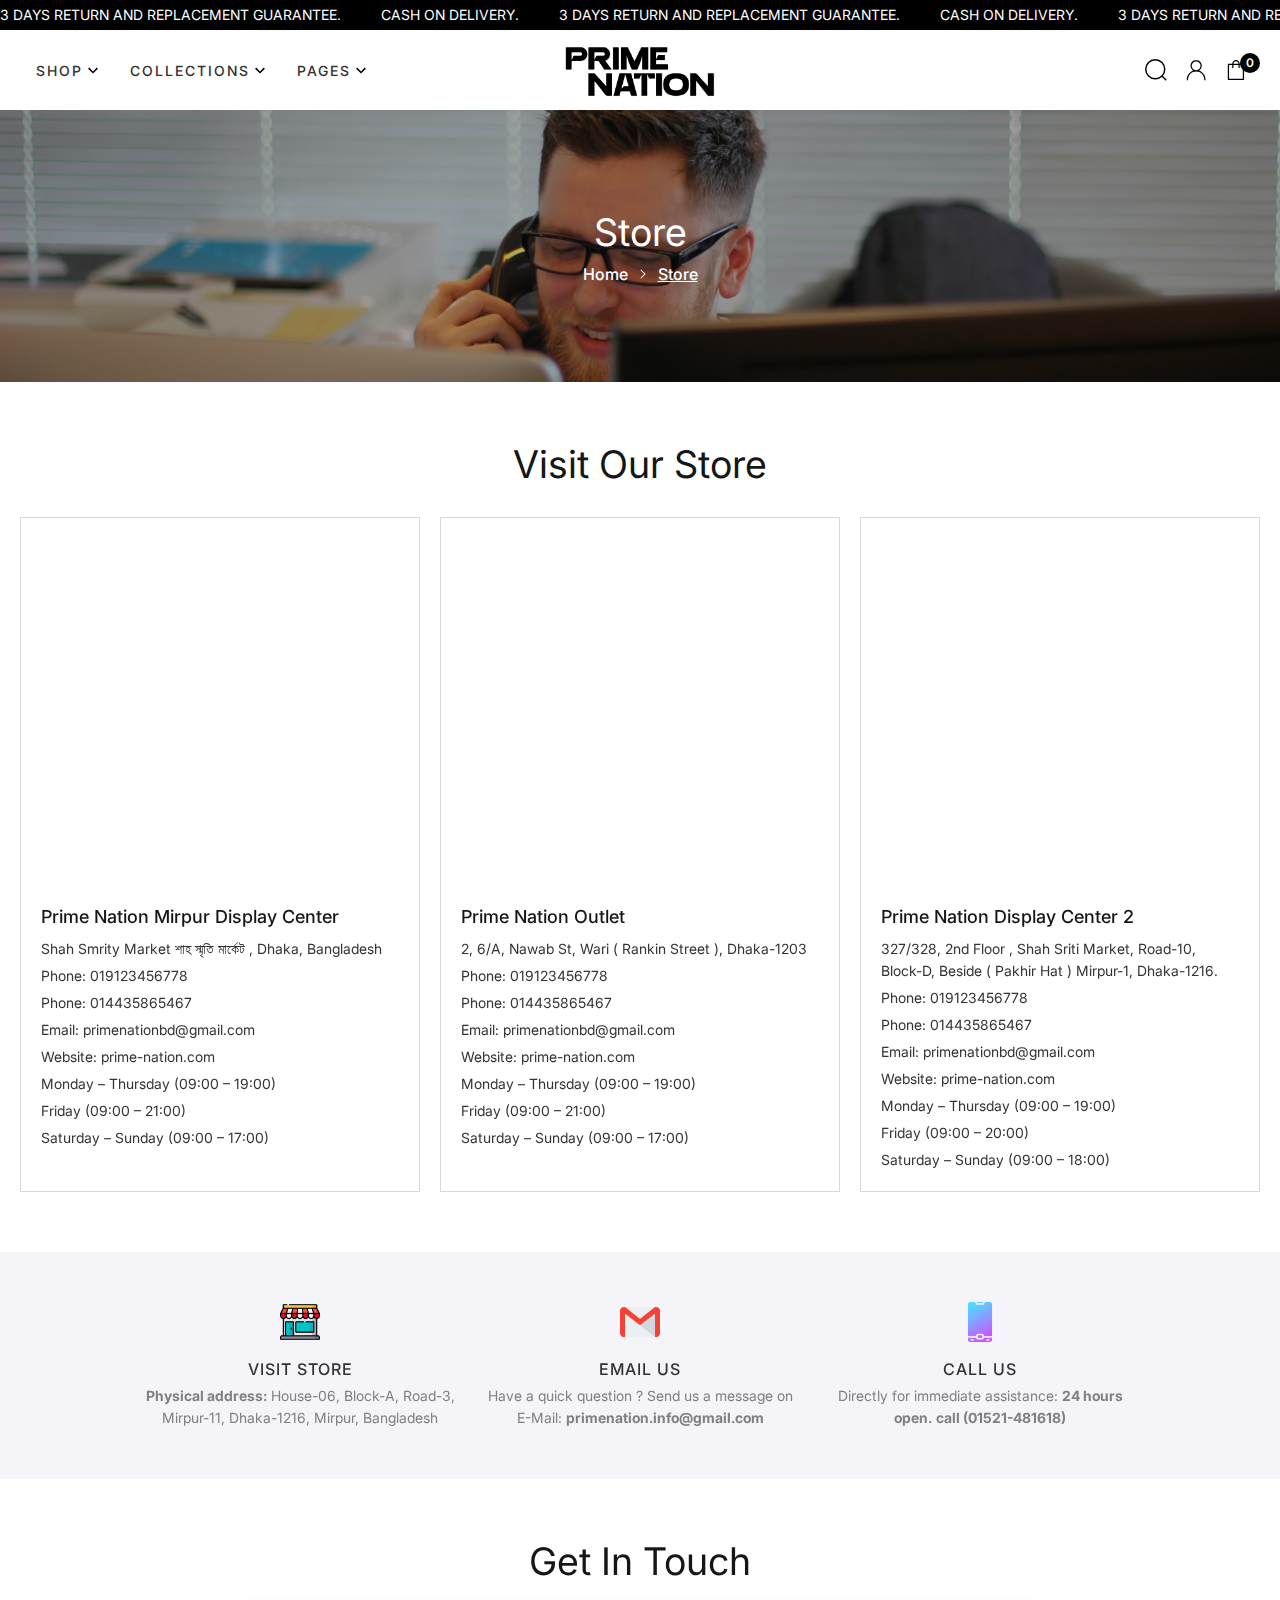
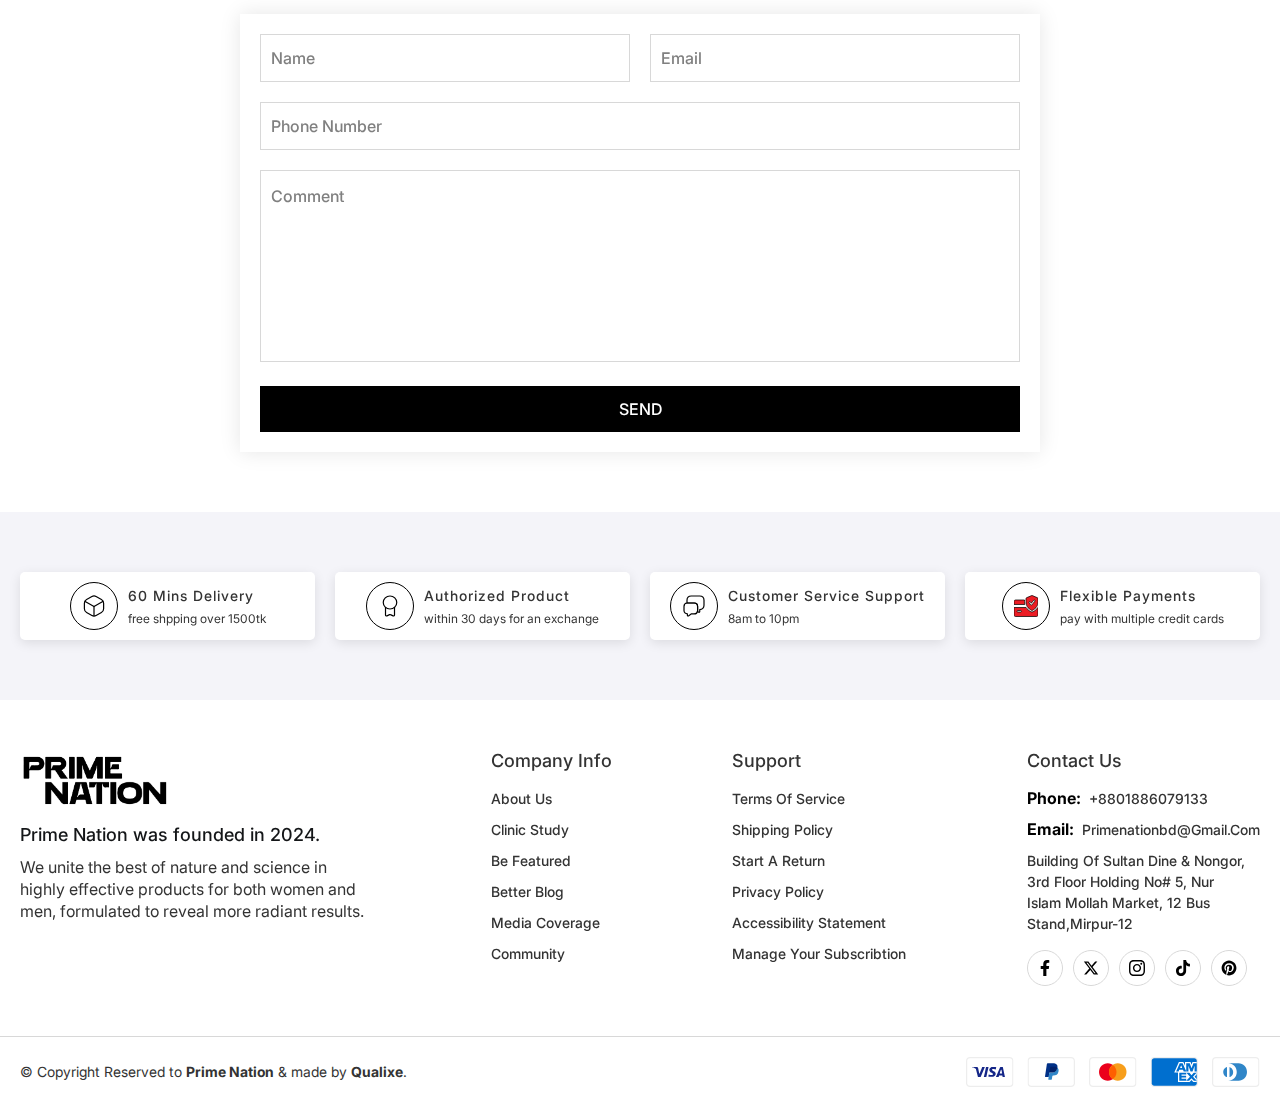
<file: store.html>
<!DOCTYPE html>
<html lang="en">

<head>
	<meta charset="UTF-8">
	<meta name="viewport" content="width=device-width, initial-scale=1.0">
	<title>Store</title>
	<!-- link css start -->
	<link rel="shortcut icon" href="./assets/images/logo.png" type="image/x-icon">
	<link rel="stylesheet" href="./assets/css/swiper-bundle.min.css">
	<link rel="stylesheet" href="./assets/css/footer.css">
	<link rel="stylesheet" href="./assets/css/card.css">
	<link rel="stylesheet" href="./assets/css/cart.css">
	<link rel="stylesheet" href="./assets/css/icon-item-section.css">
	<link rel="stylesheet" href="./assets/css/contact.css">
	<link rel="stylesheet" href="./assets/css/contact-icon-item-section.css">
	<link rel="stylesheet" href="./assets/css/store-section.css">
	<link rel="stylesheet" href="./assets/css/breadcrumbs.css">
	<link rel="stylesheet" href="./assets/css/common-banner.css">
	<link rel="stylesheet" href="./assets/css/navbar.css">
	<link rel="stylesheet" href="./assets/css/topbar-section.css">
	<link rel="stylesheet" href="./assets/css/marque-slider.css">
	<link rel="stylesheet" href="./assets/css/main.css">
	<!-- link css end -->
</head>

<body>
  <header>
    <!-- topbar-section start -->
    <section class="topbar-section">
      <div class="top-bar">
        <!-- marque slider start -->
        <div class="marquee-slider marquee--hover-pause">
          <ul class="marquee__content">
            <li class="marquee-content-item">
              <p class="topbar-text">
                3 days return and replacement guarantee.
              </p>
            </li>
            <li class="marquee-content-item">
              <p class="topbar-text">Cash on delivery.</p>
            </li>
            <li class="marquee-content-item">
              <p class="topbar-text">
                3 days return and replacement guarantee.
              </p>
            </li>
            <li class="marquee-content-item">
              <p class="topbar-text">Cash on delivery.</p>
            </li>
            <li class="marquee-content-item">
              <p class="topbar-text">
                3 days return and replacement guarantee.
              </p>
            </li>
            <li class="marquee-content-item">
              <p class="topbar-text">Cash on delivery.</p>
            </li>
          </ul>
          <ul class="marquee__content">
            <li class="marquee-content-item">
              <p class="topbar-text">
                3 days return and replacement guarantee.
              </p>
            </li>
            <li class="marquee-content-item">
              <p class="topbar-text">Cash on delivery.</p>
            </li>
            <li class="marquee-content-item">
              <p class="topbar-text">
                3 days return and replacement guarantee.
              </p>
            </li>
            <li class="marquee-content-item">
              <p class="topbar-text">Cash on delivery.</p>
            </li>
            <li class="marquee-content-item">
              <p class="topbar-text">
                3 days return and replacement guarantee.
              </p>
            </li>
            <li class="marquee-content-item">
              <p class="topbar-text">Cash on delivery.</p>
            </li>
          </ul>
        </div>
        <!-- marque slider end -->
      </div>
    </section>
    <!-- topbar-section end -->

    <!-- navbar section start -->
    <nav class="navbar navbar-bg">
      <div class="container">
        <div class="navbar-wrapper">
          <div class="navbar-left">
            <div class="mobile-menu-btn">
              <div class="ham-menu">
                <span></span>
                <span></span>
                <span></span>
              </div>
            </div>
            <ul class="navbar-icons">
              <li>
                <span class="search-bar-open-btn">
                  <svg width="22" height="22" viewBox="0 0 22 22" fill="none" xmlns="http://www.w3.org/2000/svg">
                    <path
                      d="M17.25 17.25L20.75 20.75M19.75 10.25C19.75 5.00329 15.4967 0.75 10.25 0.75C5.00329 0.75 0.75 5.00329 0.75 10.25C0.75 15.4967 5.00329 19.75 10.25 19.75C15.4967 19.75 19.75 15.4967 19.75 10.25Z"
                      stroke="#000" stroke-width="1.5" stroke-linecap="round" stroke-linejoin="round"></path>
                  </svg>
                </span>
              </li>
            </ul>
            <div class="navbar-links-wrapper">
              <span class="mobile-menu-close-window-btn"></span>
              <div class="navbar-links-inner">
                <div class="nav-sidebar-top">
                  <div class="sidebar-title">
                    <p>categories</p>
                  </div>
                  <div class="mobile-menu-btn">
                    <div class="ham-menu">
                      <span></span>
                      <span></span>
                      <span></span>
                    </div>
                  </div>
                </div>
                <ul class="navbar-links">
                  <li class="navbar-link">
                    <div class="navbar-link-title">
                      <span>shop</span>
                      <span class="icon">
                        <svg focusable="false" viewBox="0 0 16 14" width="10" height="10"
                          xmlns="http://www.w3.org/2000/svg">
                          <path fill-rule="evenodd" clip-rule="evenodd"
                            d="M.116 4.884l1.768-1.768L8 9.232l6.116-6.116 1.768 1.768L8 12.768.116 4.884z"></path>
                        </svg>
                      </span>
                    </div>
                    <div class="navbar-link-content">
                      <div class="container">
                        <div class="navbar-img-link-content">
                          <div class="navbar-img-link-content-left">
                            <div class="navbar-img-link-content-left-item">
                              <p class="navbar-img-link-content-left-item-title">
                                Shop All
                              </p>
                              <ul>
                                <li><a href="collections.html">boots</a></li>
                                <li><a href="#">Casuals</a></li>
                                <li><a href="#">Comfort</a></li>
                                <li><a href="#">Formal</a></li>
                                <li><a href="#">Safety</a></li>
                                <li><a href="#">Sneakers</a></li>
                                <li><a href="#">Sandals</a></li>
                              </ul>
                            </div>
                            <div class="navbar-img-link-content-left-item">
                              <p class="navbar-img-link-content-left-item-title">
                                Occasion
                              </p>
                              <ul>
                                <li><a href="#">boots</a></li>
                                <li><a href="#">Casuals</a></li>
                                <li><a href="#">Comfort</a></li>
                                <li><a href="#">Formal</a></li>
                                <li><a href="#">Safety</a></li>
                                <li><a href="#">Sneakers</a></li>
                                <li><a href="#">Sandals</a></li>
                              </ul>
                            </div>
                            <div class="navbar-img-link-content-left-item">
                              <p class="navbar-img-link-content-left-item-title">
                                More
                              </p>
                              <ul>
                                <li><a href="#">boots</a></li>
                                <li><a href="#">Casuals</a></li>
                                <li><a href="#">Comfort</a></li>
                                <li><a href="#">Formal</a></li>
                                <li><a href="#">Safety</a></li>
                                <li><a href="#">Sneakers</a></li>
                                <li><a href="#">Sandals</a></li>
                              </ul>
                            </div>
                          </div>
                          <div class="navbar-img-link-content-right">
                            <div class="navbar-img-card">
                              <div class="product-card">
                                <div class="card-image-wrap">
                                  <div class="card-img">
                                    <a class="main-img" href="#">
                                      <img class="card_img" src="./assets/images/megamenu-img1.avif"
                                        alt="megamenu-img1.avif" />
                                    </a>
                                  </div>
                                </div>
                              </div>
                            </div>
                            <div class="navbar-img-card">
                              <div class="product-card">
                                <div class="card-image-wrap">
                                  <div class="card-img">
                                    <a class="main-img" href="#">
                                      <img class="card_img" src="./assets/images/megamenu-img2.avif"
                                        alt="megamenu-img2.avif" />
                                    </a>
                                  </div>
                                </div>
                              </div>
                            </div>
                          </div>
                        </div>
                      </div>
                    </div>
                  </li>
                  <li class="navbar-link">
                    <div class="navbar-link-title">
                      <span>Collections</span>
                      <span class="icon">
                        <svg focusable="false" viewBox="0 0 16 14" width="10" height="10"
                          xmlns="http://www.w3.org/2000/svg">
                          <path fill-rule="evenodd" clip-rule="evenodd"
                            d="M.116 4.884l1.768-1.768L8 9.232l6.116-6.116 1.768 1.768L8 12.768.116 4.884z"></path>
                        </svg>
                      </span>
                    </div>
                    <div class="navbar-link-content">
                      <div class="container">
                        <div class="navbar-img-link-content">
                          <div class="navbar-img-link-content-left">
                            <div class="navbar-img-link-content-left-item">
                              <p class="navbar-img-link-content-left-item-title">
                                Occasion
                              </p>
                              <ul>
                                <li><a href="#">Wedding Saree</a></li>
                                <li><a href="#">Bridal Saree</a></li>
                                <li><a href="#">Engagement Saree</a></li>
                                <li><a href="#">Party Saree</a></li>
                                <li><a href="#">Mehendi Saree</a></li>
                                <li><a href="#">Reception Saree</a></li>
                                <li><a href="#">Bridesmaid Saree</a></li>
                                <li><a href="#">Festive Saree</a></li>
                                <li><a href="#">Casual Saree</a></li>
                              </ul>
                            </div>
                            <div class="navbar-img-link-content-left-item">
                              <p class="navbar-img-link-content-left-item-title">
                                Style
                              </p>
                              <ul>
                                <li><a href="#">Embroidered Saree</a></li>
                                <li><a href="#">Stone Work Saree</a></li>
                                <li><a href="#">Hand Work Saree</a></li>
                                <li><a href="#">Printed Saree</a></li>
                                <li><a href="#">Katan Saree</a></li>
                                <li><a href="#">Kanchipuram Saree</a></li>
                                <li><a href="#">Gadwal Saree</a></li>
                                <li><a href="#">Half & Half Saree</a></li>
                                <li><a href="#">Woven Saree</a></li>
                                <li><a href="#">Khaddi Saree</a></li>
                                <li><a href="#">Catalogue Saree</a></li>
                                <li><a href="#">Ready Saree</a></li>
                              </ul>
                            </div>
                            <div class="navbar-img-link-content-left-item">
                              <p class="navbar-img-link-content-left-item-title">
                                Fabric
                              </p>
                              <ul>
                                <li><a href="#">Cotton Saree</a></li>
                                <li><a href="#">Silk Saree</a></li>
                                <li><a href="#">Half Silk Saree</a></li>
                                <li><a href="#">Art Silk Saree</a></li>
                                <li><a href="#">Georgette Saree</a></li>
                                <li><a href="#">Chiffon Saree</a></li>
                                <li><a href="#">Crepe Saree</a></li>
                                <li><a href="#">Muslin Saree</a></li>
                                <li><a href="#">Desi Cotton Saree</a></li>
                                <li><a href="#">Desi Silk Saree</a></li>
                                <li><a href="#">Jamdani Saree</a></li>
                              </ul>
                            </div>
                          </div>
                          <div class="navbar-img-link-content-right">
                            <div class="navbar-img-card">
                              <div class="product-card">
                                <div class="card-image-wrap">
                                  <div class="card-img">
                                    <a class="main-img" href="#">
                                      <img class="card_img" src="./assets/images/megamenu-img1.avif"
                                        alt="megamenu-img1.avif" />
                                    </a>
                                  </div>
                                </div>
                              </div>
                            </div>
                            <div class="navbar-img-card">
                              <div class="product-card">
                                <div class="card-image-wrap">
                                  <div class="card-img">
                                    <a class="main-img" href="#">
                                      <img class="card_img" src="./assets/images/megamenu-img2.avif"
                                        alt="megamenu-img2.avif" />
                                    </a>
                                  </div>
                                </div>
                              </div>
                            </div>
                          </div>
                        </div>
                      </div>
                    </div>
                  </li>
                  <li class="navbar-link">
                    <div class="dropdown-wrapper">
                      <div class="navbar-link-title dropdown-btn1">
                        pages
                        <span class="icon">
                          <svg focusable="false" viewBox="0 0 16 14" width="10" height="10"
                            xmlns="http://www.w3.org/2000/svg">
                            <path fill-rule="evenodd" clip-rule="evenodd"
                              d="M.116 4.884l1.768-1.768L8 9.232l6.116-6.116 1.768 1.768L8 12.768.116 4.884z"></path>
                          </svg>
                        </span>
                      </div>
                      <div class="sub-menu dropdown-sub-menu dropdown-sub-menu1">
                        <ul>
                          <li>
                            <a href="collections.html">collections</a>
                          </li>
                          <li>
                            <a href="product.html">product</a>
                          </li>
                          <li>
                            <a href="about.html">about</a>
                          </li>
                          <li>
                            <a href="history.html">history</a>
                          </li>
                          <li>
                            <div class="dropdown-wrapper2">
                              <div class="dropdown-nav-link-text dropdown-btn2">
                                blog<span class="icon">
                                  <svg focusable="false" viewBox="0 0 16 14" width="10" height="10"
                                    xmlns="http://www.w3.org/2000/svg">
                                    <path fill-rule="evenodd" clip-rule="evenodd"
                                      d="M.116 4.884l1.768-1.768L8 9.232l6.116-6.116 1.768 1.768L8 12.768.116 4.884z">
                                    </path>
                                  </svg>
                                </span>
                              </div>
                              <div class="sub-menu2 dropdown-sub-menu dropdown-sub-menu2">
                                <ul>
                                  <li>
                                    <a href="blog.html">blog all</a>
                                  </li>
                                  <li>
                                    <a href="article.html">article</a>
                                  </li>
                                </ul>
                              </div>
                            </div>
                          </li>
                          <li>
                            <a href="contact.html">contact</a>
                          </li>
                          <li>
                            <a href="cart.html">cart</a>
                          </li>
                          <li>
                            <a href="store.html">find store</a>
                          </li>
                          <li>
                            <a href="faq.html">faqs</a>
                          </li>
                          <li>
                            <a href="policy.html">policy</a>
                          </li>
                          <li>
                            <a href="return.html">Return</a>
                          </li>
                        </ul>
                      </div>
                    </div>
                  </li>
                </ul>
                <div class="navbar-sidebar-bottom">
                  <ul class="social-icons">
                    <li>
                      <a href="#">
                        <svg class="t4s-icon-facebook" role="presentation" viewBox="0 0 320 512">
                          <path
                            d="M279.14 288l14.22-92.66h-88.91v-60.13c0-25.35 12.42-50.06 52.24-50.06h40.42V6.26S260.43 0 225.36 0c-73.22 0-121.08 44.38-121.08 124.72v70.62H22.89V288h81.39v224h100.17V288z">
                          </path>
                        </svg>
                      </a>
                    </li>
                    <li>
                      <a href="#">
                        <svg width="16" height="16" viewBox="0 0 16 16" fill="none" xmlns="http://www.w3.org/2000/svg">
                          <path
                            d="M12.1624 1.5H14.3687L9.5499 7.00625L15.2187 14.5H10.7812L7.30303 9.95625L3.32803 14.5H1.11865L6.27178 8.60938L0.837402 1.5H5.3874L8.52803 5.65312L12.1624 1.5ZM11.3874 13.1812H12.6093L4.72178 2.75H3.40928L11.3874 13.1812Z"
                            fill="black"></path>
                        </svg>
                      </a>
                    </li>
                    <li>
                      <a href="#">
                        <svg width="14" height="14" viewBox="0 0 14 14" fill="none" xmlns="http://www.w3.org/2000/svg">
                          <path
                            d="M7.00303 3.40623C5.01553 3.40623 3.4124 5.00935 3.4124 6.99685C3.4124 8.98435 5.01553 10.5875 7.00303 10.5875C8.99053 10.5875 10.5937 8.98435 10.5937 6.99685C10.5937 5.00935 8.99053 3.40623 7.00303 3.40623ZM7.00303 9.33123C5.71865 9.33123 4.66865 8.28435 4.66865 6.99685C4.66865 5.70935 5.71553 4.66248 7.00303 4.66248C8.29053 4.66248 9.3374 5.70935 9.3374 6.99685C9.3374 8.28435 8.2874 9.33123 7.00303 9.33123ZM11.578 3.25935C11.578 3.72498 11.203 4.09685 10.7405 4.09685C10.2749 4.09685 9.90303 3.72185 9.90303 3.25935C9.90303 2.79685 10.278 2.42185 10.7405 2.42185C11.203 2.42185 11.578 2.79685 11.578 3.25935ZM13.9562 4.10935C13.903 2.98748 13.6468 1.99373 12.8249 1.17498C12.0062 0.356225 11.0124 0.0999756 9.89053 0.0437256C8.73428 -0.0218994 5.26865 -0.0218994 4.1124 0.0437256C2.99365 0.0968506 1.9999 0.353101 1.17803 1.17185C0.356152 1.9906 0.103027 2.98435 0.0467773 4.10623C-0.0188477 5.26248 -0.0188477 8.7281 0.0467773 9.88435C0.0999023 11.0062 0.356152 12 1.17803 12.8187C1.9999 13.6375 2.99053 13.8937 4.1124 13.95C5.26865 14.0156 8.73428 14.0156 9.89053 13.95C11.0124 13.8968 12.0062 13.6406 12.8249 12.8187C13.6437 12 13.8999 11.0062 13.9562 9.88435C14.0218 8.7281 14.0218 5.2656 13.9562 4.10935ZM12.4624 11.125C12.2187 11.7375 11.7468 12.2094 11.1312 12.4562C10.2093 12.8219 8.02178 12.7375 7.00303 12.7375C5.98428 12.7375 3.79365 12.8187 2.8749 12.4562C2.2624 12.2125 1.79053 11.7406 1.54365 11.125C1.17803 10.2031 1.2624 8.0156 1.2624 6.99685C1.2624 5.9781 1.18115 3.78748 1.54365 2.86873C1.7874 2.25623 2.25928 1.78435 2.8749 1.53748C3.79678 1.17185 5.98428 1.25623 7.00303 1.25623C8.02178 1.25623 10.2124 1.17498 11.1312 1.53748C11.7437 1.78123 12.2155 2.2531 12.4624 2.86873C12.828 3.7906 12.7437 5.9781 12.7437 6.99685C12.7437 8.0156 12.828 10.2062 12.4624 11.125Z"
                            fill="black"></path>
                        </svg>
                      </a>
                    </li>
                    <li>
                      <a href="#">
                        <svg width="14" height="16" viewBox="0 0 14 16" fill="none" xmlns="http://www.w3.org/2000/svg">
                          <path
                            d="M11.0578 2.50667C10.4503 1.81291 10.1155 0.922133 10.1156 0H7.36889V11.0222C7.34814 11.6188 7.09646 12.1841 6.66694 12.5987C6.23742 13.0133 5.66364 13.2448 5.06667 13.2444C3.80444 13.2444 2.75556 12.2133 2.75556 10.9333C2.75556 9.40444 4.23111 8.25778 5.75111 8.72889V5.92C2.68444 5.51111 0 7.89333 0 10.9333C0 13.8933 2.45333 16 5.05778 16C7.84889 16 10.1156 13.7333 10.1156 10.9333V5.34222C11.2293 6.14209 12.5665 6.57124 13.9378 6.56889V3.82222C13.9378 3.82222 12.2667 3.90222 11.0578 2.50667Z"
                            fill="black"></path>
                        </svg>
                      </a>
                    </li>
                    <li>
                      <a href="#">
                        <svg width="18" height="18" viewBox="0 0 18 18" fill="none" xmlns="http://www.w3.org/2000/svg">
                          <path
                            d="M6.53341 16.95C7.33341 17.1917 8.14175 17.3334 9.00008 17.3334C11.2102 17.3334 13.3298 16.4554 14.8926 14.8926C16.4554 13.3298 17.3334 11.2102 17.3334 9.00002C17.3334 7.90567 17.1179 6.82204 16.6991 5.81099C16.2803 4.79994 15.6665 3.88129 14.8926 3.10746C14.1188 2.33364 13.2002 1.71981 12.1891 1.30102C11.1781 0.882235 10.0944 0.666687 9.00008 0.666687C7.90573 0.666687 6.8221 0.882235 5.81105 1.30102C4.80001 1.71981 3.88135 2.33364 3.10752 3.10746C1.54472 4.67027 0.666748 6.78988 0.666748 9.00002C0.666748 12.5417 2.89175 15.5834 6.03341 16.7834C5.95841 16.1334 5.88341 15.0584 6.03341 14.3167L6.99175 10.2C6.99175 10.2 6.75008 9.71669 6.75008 8.95002C6.75008 7.80002 7.46675 6.94169 8.28341 6.94169C9.00008 6.94169 9.33341 7.46669 9.33341 8.14169C9.33341 8.85835 8.85841 9.88335 8.61675 10.8667C8.47508 11.6834 9.05008 12.4 9.88342 12.4C11.3667 12.4 12.5167 10.8167 12.5167 8.58335C12.5167 6.58335 11.0834 5.21669 9.02508 5.21669C6.67508 5.21669 5.29175 6.96669 5.29175 8.80835C5.29175 9.52502 5.52508 10.25 5.90841 10.725C5.98341 10.775 5.98342 10.8417 5.95842 10.9667L5.71675 11.875C5.71675 12.0167 5.62508 12.0667 5.48341 11.9667C4.41675 11.5 3.80008 9.98335 3.80008 8.75835C3.80008 6.12502 5.66675 3.73335 9.26675 3.73335C12.1334 3.73335 14.3667 5.79169 14.3667 8.52502C14.3667 11.3917 12.5917 13.6917 10.0501 13.6917C9.24175 13.6917 8.45008 13.2584 8.16675 12.75L7.60841 14.725C7.41675 15.4417 6.89175 16.4 6.53341 16.975V16.95Z"
                            fill="black"></path>
                        </svg>
                      </a>
                    </li>
                  </ul>
                </div>
              </div>
            </div>
          </div>
          <div class="navbar-middle">
            <div class="navbar-brand">
              <a href="index.html" class="navbar-logo">
                <img src="./assets/images/logo.png" alt="logo.png" />
              </a>
            </div>
          </div>
          <div class="navbar-right">
            <ul class="navbar-icons">
              <li>
                <span class="search-bar-open-btn">
                  <svg width="22" height="22" viewBox="0 0 22 22" fill="none" xmlns="http://www.w3.org/2000/svg">
                    <path
                      d="M17.25 17.25L20.75 20.75M19.75 10.25C19.75 5.00329 15.4967 0.75 10.25 0.75C5.00329 0.75 0.75 5.00329 0.75 10.25C0.75 15.4967 5.00329 19.75 10.25 19.75C15.4967 19.75 19.75 15.4967 19.75 10.25Z"
                      stroke="#000" stroke-width="1.5" stroke-linecap="round" stroke-linejoin="round"></path>
                  </svg>
                </span>
              </li>
              <li>
                <a href="#">
                  <svg aria-hidden="true" focusable="false" role="presentation" class="icon icon-theme-201"
                    viewBox="0 0 24 24" aca-font-size="13px" aca-line-height="17px" aca-letter-spacing="0pxpx">
                    <g aca-font-size="13px" aca-line-height="17px" aca-letter-spacing="0pxpx">
                      <path d="M4.023,22.167h-1.25v-0.625c0-1.042,0.163-2.034,0.488-2.979c0.325-0.944,0.778-1.807,1.357-2.588
		c0.579-0.781,1.266-1.458,2.061-2.031c0.794-0.573,1.66-1.016,2.598-1.328c-0.82-0.481-1.484-1.149-1.992-2.002
		C6.777,9.761,6.523,8.82,6.523,7.792c0-0.781,0.146-1.51,0.439-2.188c0.293-0.677,0.696-1.272,1.211-1.787
		c0.514-0.514,1.11-0.918,1.787-1.211c0.677-0.293,1.406-0.439,2.188-0.439s1.51,0.146,2.188,0.439
		c0.677,0.293,1.272,0.697,1.787,1.211c0.514,0.515,0.918,1.11,1.211,1.787c0.293,0.677,0.439,1.406,0.439,2.188
		c0,1.029-0.254,1.97-0.762,2.822c-0.508,0.853-1.172,1.521-1.992,2.002c0.938,0.313,1.803,0.755,2.598,1.328
		c0.794,0.573,1.481,1.25,2.061,2.031c0.579,0.781,1.032,1.644,1.357,2.588c0.325,0.944,0.488,1.937,0.488,2.979v0.625h-1.25v-0.625
		c0-1.12-0.212-2.174-0.635-3.164c-0.423-0.989-1.003-1.852-1.738-2.588c-0.736-0.735-1.599-1.315-2.588-1.738
		c-0.99-0.423-2.044-0.635-3.164-0.635c-1.12,0-2.175,0.212-3.164,0.635c-0.99,0.423-1.853,1.003-2.588,1.738
		c-0.736,0.736-1.315,1.599-1.738,2.588c-0.423,0.99-0.635,2.044-0.635,3.164V22.167z M8.115,9.491c0.228,0.534,0.54,1,0.938,1.396
		c0.397,0.397,0.862,0.71,1.396,0.938c0.534,0.228,1.1,0.342,1.699,0.342c0.599,0,1.165-0.114,1.699-0.342
		c0.534-0.228,0.999-0.54,1.396-0.938c0.397-0.397,0.709-0.862,0.938-1.396c0.228-0.534,0.342-1.1,0.342-1.699
		c0-0.599-0.114-1.165-0.342-1.699c-0.228-0.534-0.541-0.999-0.938-1.396c-0.397-0.397-0.863-0.709-1.396-0.937
		c-0.534-0.228-1.101-0.342-1.699-0.342c-0.599,0-1.166,0.114-1.699,0.342c-0.534,0.228-1,0.541-1.396,0.937
		c-0.397,0.397-0.71,0.863-0.938,1.396C7.887,6.627,7.773,7.193,7.773,7.792C7.773,8.391,7.887,8.957,8.115,9.491z"
                        aca-font-size="13px" aca-line-height="17px" aca-letter-spacing="0pxpx"></path>
                    </g>
                  </svg>
                </a>
              </li>
              <li>
                <span class="side-cart-btn">
                  <span class="cart-count">0</span>
                  <svg aria-hidden="true" focusable="false" role="presentation" class="icon icon-theme-109"
                    viewBox="0 0 24 24" aca-font-size="13px" aca-line-height="17px" aca-letter-spacing="0pxpx">
                    <g aca-font-size="13px" aca-line-height="17px" aca-letter-spacing="0pxpx">
                      <path d="M19.884,21.897c-0.124,0.124-0.271,0.186-0.439,0.186h-15c-0.169,0-0.315-0.062-0.439-0.186
		c-0.124-0.124-0.186-0.271-0.186-0.439v-15c0-0.169,0.062-0.315,0.186-0.439c0.124-0.124,0.271-0.186,0.439-0.186h3.75
		c0-1.028,0.368-1.911,1.104-2.646c0.735-0.735,1.618-1.104,2.646-1.104s1.911,0.368,2.646,1.104
		c0.735,0.736,1.104,1.618,1.104,2.646h3.75c0.169,0,0.315,0.062,0.439,0.186c0.124,0.124,0.186,0.271,0.186,0.439v15
		C20.069,21.627,20.008,21.773,19.884,21.897z M18.819,7.083h-3.125v2.5c0,0.169-0.062,0.316-0.186,0.439
		c-0.124,0.124-0.271,0.186-0.439,0.186s-0.315-0.062-0.439-0.186c-0.124-0.124-0.186-0.27-0.186-0.439v-2.5h-5v2.5
		c0,0.169-0.062,0.316-0.186,0.439c-0.124,0.124-0.271,0.186-0.439,0.186s-0.315-0.062-0.439-0.186
		c-0.124-0.124-0.186-0.27-0.186-0.439v-2.5H5.069v13.75h13.75V7.083z M10.177,4.065C9.688,4.554,9.444,5.143,9.444,5.833h5
		c0-0.69-0.244-1.279-0.732-1.768s-1.077-0.732-1.768-0.732S10.665,3.577,10.177,4.065z" aca-font-size="13px"
                        aca-line-height="17px" aca-letter-spacing="0pxpx"></path>
                    </g>
                  </svg>
                </span>
              </li>
            </ul>
          </div>
        </div>
      </div>
    </nav>
    <!-- navbar section end -->

    <!-- search-bar start -->
    <div class="search-bar-overlay">
      <span class="search-bar-close-window-btn"></span>
      <div class="search-bar-inner">
        <button class="search-close-btn">
          <svg width="24" height="24" viewBox="0 0 18 18" fill="none" xmlns="http://www.w3.org/2000/svg">
            <path d="M3 15L15 3" stroke="#232323" stroke-width="1.5" stroke-linecap="round" stroke-linejoin="round">
            </path>
            <path d="M15 15L3 3" stroke="#232323" stroke-width="1.5" stroke-linecap="round" stroke-linejoin="round">
            </path>
          </svg>
        </button>
        <div class="navbar-search-bar">
          <input type="text" placeholder="search product" />
          <button class="search-btn">
            <svg width="22" height="22" viewBox="0 0 22 22" fill="none" xmlns="http://www.w3.org/2000/svg">
              <path
                d="M17.25 17.25L20.75 20.75M19.75 10.25C19.75 5.00329 15.4967 0.75 10.25 0.75C5.00329 0.75 0.75 5.00329 0.75 10.25C0.75 15.4967 5.00329 19.75 10.25 19.75C15.4967 19.75 19.75 15.4967 19.75 10.25Z"
                stroke="#fff" stroke-width="1.5" stroke-linecap="round" stroke-linejoin="round"></path>
            </svg>
          </button>
        </div>
      </div>
    </div>
    <!-- searchbar end -->
  </header>

	<main>
		<!-- common banner start -->
		<section class="common-banner contact-page-banner">
			<div class="container">
				<div class="common-banner-content">
					<div class="section-heading-wrapper">
						<h2 class="section-heading">store</h2>
						<ul class="breadcrumb">
							<li><a href="index.html">Home</a> <span class="breadcrumb-icon">
									<svg aria-hidden="true" focusable="false" class="icon icon-caret" viewBox="0 0 10 6">
										<path fill-rule="evenodd" clip-rule="evenodd"
											d="M9.354.646a.5.5 0 00-.708 0L5 4.293 1.354.646a.5.5 0 00-.708.708l4 4a.5.5 0 00.708 0l4-4a.5.5 0 000-.708z"
											fill="black">
										</path>
									</svg>
								</span>
							</li>
							<li><span class="active">store</span> <span class="breadcrumb-icon"></span></li>
						</ul>
					</div>
				</div>
			</div>
		</section>
		<!-- common banner end -->

		<!-- store-section start -->
		<section class="section store-section">
			<div class="container">
				<div class="section-heading-wrapper">
					<h2 class="section-heading">visit our store</h2>
				</div>
				<div class="store-items">
					<div class="store-item">
						<iframe
							src="https://www.google.com/maps/embed?pb=!1m13!1m8!1m3!1d2734.8780408382645!2d90.416401!3d23.7172!3m2!1i1024!2i768!4f13.1!3m2!1m1!2zMjPCsDQzJzAxLjkiTiA5MMKwMjQnNTkuMCJF!5e1!3m2!1sen!2sus!4v1765798717753!5m2!1sen!2sus"
							width="600" height="450" style="border:0;" allowfullscreen="" loading="lazy"
							referrerpolicy="no-referrer-when-downgrade"></iframe>
						<div class="store-item-content">
							<h5 class="store-item-title">Prime Nation Mirpur Display Center</h5>
							<p class="store-item-text">Shah Smrity Market শাহ স্মৃতি মার্কেট , Dhaka, Bangladesh</p>
							<p class="store-item-text">Phone: 019123456778</p>
							<p class="store-item-text">Phone: 014435865467</p>
							<p class="store-item-text">Email: primenationbd@gmail.com</p>
							<p class="store-item-text">Website: prime-nation.com</p>
							<p class="store-item-text">Monday – Thursday (09:00 – 19:00)</p>
							<p class="store-item-text">Friday (09:00 – 21:00)</p>
							<p class="store-item-text">Saturday – Sunday (09:00 – 17:00)</p>
						</div>
					</div>
					<div class="store-item">
						<iframe
							src="https://www.google.com/maps/embed?pb=!1m13!1m8!1m3!1d2733.1745512554785!2d90.350339!3d23.798303!3m2!1i1024!2i768!4f13.1!3m2!1m1!2zMjPCsDQ3JzUzLjkiTiA5MMKwMjEnMDEuMiJF!5e1!3m2!1sen!2sus!4v1765798831333!5m2!1sen!2sus"
							width="600" height="450" style="border:0;" allowfullscreen="" loading="lazy"
							referrerpolicy="no-referrer-when-downgrade"></iframe>
						<div class="store-item-content">
							<h5 class="store-item-title">Prime Nation Outlet</h5>
							<p class="store-item-text">2, 6/A, Nawab St, Wari ( Rankin Street ), Dhaka-1203</p>
							<p class="store-item-text">Phone: 019123456778</p>
							<p class="store-item-text">Phone: 014435865467</p>
							<p class="store-item-text">Email: primenationbd@gmail.com</p>
							<p class="store-item-text">Website: prime-nation.com</p>
							<p class="store-item-text">Monday – Thursday (09:00 – 19:00)</p>
							<p class="store-item-text">Friday (09:00 – 21:00)</p>
							<p class="store-item-text">Saturday – Sunday (09:00 – 17:00)</p>
						</div>
					</div>
					<div class="store-item">
						<iframe
							src="https://www.google.com/maps/embed?pb=!1m18!1m12!1m3!1d341.6467415744869!2d90.34982535658233!3d23.798332407036156!2m3!1f0!2f0!3f0!3m2!1i1024!2i768!4f13.1!3m3!1m2!1s0x3755c1005d4e136f%3A0xb27452477c40ba13!2sVOYAGE!5e1!3m2!1sen!2sus!4v1765799262572!5m2!1sen!2sus"
							width="600" height="450" style="border:0;" allowfullscreen="" loading="lazy"
							referrerpolicy="no-referrer-when-downgrade"></iframe>
						<div class="store-item-content">
							<h5 class="store-item-title">Prime Nation Display Center 2</h5>
							<p class="store-item-text">327/328, 2nd Floor , Shah Sriti Market, Road-10, Block-D, Beside ( Pakhir Hat )
								Mirpur-1, Dhaka-1216.</p>
							<p class="store-item-text">Phone: 019123456778</p>
							<p class="store-item-text">Phone: 014435865467</p>
							<p class="store-item-text">Email: primenationbd@gmail.com</p>
							<p class="store-item-text">Website: prime-nation.com</p>
							<p class="store-item-text">Monday – Thursday (09:00 – 19:00)</p>
							<p class="store-item-text">Friday (09:00 – 20:00)</p>
							<p class="store-item-text">Saturday – Sunday (09:00 – 18:00)</p>
						</div>
					</div>
				</div>
		</section>
		<!-- store-section end -->

		<!-- contact-icon-item-section start -->
		<section class="contact-icon-item-section">
			<div class="container">
				<div class="contact-icon-items">
					<div class="contact-icon-item">
						<span class="icon">
							<img src="./assets/images/store.png" alt="store.png">
						</span>
						<p class="contact-icon-item-title">Visit store</p>
						<p class="contact-icon-item-text"><strong>Physical address:</strong> House-06, Block-A, Road-3, Mirpur-11,
							Dhaka-1216, Mirpur, Bangladesh</p>
					</div>
					<div class="contact-icon-item">
						<span class="icon">
							<img src="./assets/images/gmail.png" alt="gmail.png">
						</span>
						<p class="contact-icon-item-title">email us</p>
						<p class="contact-icon-item-text">Have a quick question ? Send us a message on E-Mail:
							<strong>primenation.info@gmail.com</strong></p>
					</div>
					<div class="contact-icon-item">
						<span class="icon">
							<img src="./assets/images/smartphone.png" alt="smartphone.png">
						</span>
						<p class="contact-icon-item-title">Call Us</p>
						<p class="contact-icon-item-text">Directly for immediate assistance:
							<strong>24 hours open.</strong> <strong>call (01521-481618)</strong>
						</p>
					</div>
				</div>
			</div>
		</section>
		<!-- contact-con-item-section end -->

		<!-- contact-section start -->
		<section class="section contact-section">
			<div class="container">
				<div class="section-heading-wrapper">
					<h2 class="section-heading">get in touch</h2>
				</div>
				<form action="" class="contact-form">
					<div class="contact-field-row">
						<div class="contact-field-col">
							<input type="text" placeholder="Name">
						</div>
						<div class="contact-field-col">
							<input type="email" placeholder="Email">
						</div>
					</div>
					<div class="contact-field-col">
						<input type="number" placeholder="Phone Number">
					</div>
					<div class="contact-field-col">
						<textarea name="comment" placeholder="Comment" rows="8" cols="81"></textarea>
					</div>
					<div class="contact-btn">
						<a href="#" class="btn primary-btn">send <span style="top: 49.4062px; left: 701.5px;"></span></a>
					</div>
				</form>
			</div>
		</section>
		<!-- contact-section end -->

		<!-- icon-item-section start -->
		<section class="section icon-item-section">
			<div class="container">
				<div class="icon-items">
					<div class="icon-item">
						<span class="icon">
							<svg width="30" height="30" viewBox="0 0 30 30" fill="none" xmlns="http://www.w3.org/2000/svg">
								<path d="M3.96249 9.2998L15 15.6873L25.9625 9.3373" stroke="#232323" stroke-width="1.5"
									stroke-linecap="round" stroke-linejoin="round"></path>
								<path d="M15 27.0123V15.6748" stroke="#232323" stroke-width="1.5" stroke-linecap="round"
									stroke-linejoin="round"></path>
								<path
									d="M12.4125 3.10011L5.7375 6.80011C4.225 7.63761 2.9875 9.73761 2.9875 11.4626V18.5251C2.9875 20.2501 4.225 22.3501 5.7375 23.1876L12.4125 26.9001C13.8375 27.6876 16.175 27.6876 17.6 26.9001L24.275 23.1876C25.7875 22.3501 27.025 20.2501 27.025 18.5251V11.4626C27.025 9.73761 25.7875 7.63761 24.275 6.80011L17.6 3.08761C16.1625 2.30011 13.8375 2.30011 12.4125 3.10011Z"
									stroke="#232323" stroke-width="1.5" stroke-linecap="round" stroke-linejoin="round">
								</path>
							</svg>
						</span>
						<div class="icon-item-content">
							<p class="icon-item-title">60 mins delivery</p>
							<p class="icon-item-text">free shpping over 1500tk</p>
						</div>
					</div>
					<div class="icon-item">
						<span class="icon">
							<svg width="30" height="30" viewBox="0 0 30 30" fill="none" xmlns="http://www.w3.org/2000/svg">
								<path
									d="M15 18.75C19.6599 18.75 23.4375 15.1123 23.4375 10.625C23.4375 6.13769 19.6599 2.5 15 2.5C10.3401 2.5 6.5625 6.13769 6.5625 10.625C6.5625 15.1123 10.3401 18.75 15 18.75Z"
									stroke="#232323" stroke-width="1.5" stroke-linecap="round" stroke-linejoin="round"></path>
								<path
									d="M9.39993 16.8998L9.38745 26.1248C9.38745 27.2498 10.175 27.7998 11.15 27.3373L14.4999 25.7498C14.7749 25.6123 15.2374 25.6123 15.5124 25.7498L18.8749 27.3373C19.8374 27.7873 20.6375 27.2498 20.6375 26.1248V16.6748"
									stroke="#232323" stroke-width="1.5" stroke-linecap="round" stroke-linejoin="round"></path>
							</svg>
						</span>
						<div class="icon-item-content">
							<p class="icon-item-title">authorized product</p>
							<p class="icon-item-text">within 30 days for an exchange</p>
						</div>
					</div>
					<div class="icon-item">
						<span class="icon">
							<svg width="30" height="30" viewBox="0 0 30 30" fill="none" xmlns="http://www.w3.org/2000/svg">
								<path
									d="M27.5 7.8125V14.1875C27.5 15.775 26.975 17.1125 26.0375 18.0375C25.1125 18.975 23.775 19.5 22.1875 19.5V21.7625C22.1875 22.6125 21.2375 23.125 20.5375 22.65L19.325 21.85C19.4375 21.4625 19.4875 21.0375 19.4875 20.5875V15.5C19.4875 12.95 17.7875 11.25 15.2375 11.25H6.74999C6.57499 11.25 6.4125 11.2625 6.25 11.275V7.8125C6.25 4.625 8.375 2.5 11.5625 2.5H22.1875C25.375 2.5 27.5 4.625 27.5 7.8125Z"
									stroke="#232323" stroke-width="1.5" stroke-miterlimit="10" stroke-linecap="round"
									stroke-linejoin="round"></path>
								<path
									d="M19.4875 15.5V20.5875C19.4875 21.0375 19.4375 21.4625 19.325 21.85C18.8625 23.6875 17.3375 24.8375 15.2375 24.8375H11.8375L8.0625 27.35C7.5 27.7375 6.74999 27.325 6.74999 26.65V24.8375C5.47499 24.8375 4.4125 24.4125 3.675 23.675C2.925 22.925 2.5 21.8625 2.5 20.5875V15.5C2.5 13.125 3.975 11.4875 6.25 11.275C6.4125 11.2625 6.57499 11.25 6.74999 11.25H15.2375C17.7875 11.25 19.4875 12.95 19.4875 15.5Z"
									stroke="#232323" stroke-width="1.5" stroke-miterlimit="10" stroke-linecap="round"
									stroke-linejoin="round"></path>
							</svg>
						</span>
						<div class="icon-item-content">
							<p class="icon-item-title">customer service support</p>
							<p class="icon-item-text">8am to 10pm</p>
						</div>
					</div>
					<div class="icon-item">
						<span class="icon">
							<svg width="30" height="30" viewBox="0 0 33 33" fill="none" xmlns="http://www.w3.org/2000/svg">
								<path
									d="M14.4375 10.312V8.24951H2.0625C0.926063 8.24951 0 9.17557 0 10.312V14.437H14.8727C14.586 13.1768 14.4375 11.8197 14.4375 10.312Z"
									fill="#ec1c24"></path>
								<path
									d="M32.9154 18.562C31.5088 20.7297 29.3638 22.5736 26.2907 24.3391C25.8184 24.6093 25.2862 24.7495 24.75 24.7495C24.2138 24.7495 23.6816 24.6093 23.2155 24.3432C20.1424 22.5736 17.9974 20.7276 16.5887 18.562H0V28.8745C0 30.013 0.926063 30.937 2.0625 30.937H30.9375C32.076 30.937 33 30.013 33 28.8745V18.562H32.9154ZM9.28125 24.7495H5.15625C4.587 24.7495 4.125 24.2875 4.125 23.7183C4.125 23.149 4.587 22.687 5.15625 22.687H9.28125C9.8505 22.687 10.3125 23.149 10.3125 23.7183C10.3125 24.2875 9.8505 24.7495 9.28125 24.7495Z"
									fill="#ec1c24"></path>
								<path
									d="M32.3751 5.24027L25.1563 2.14652C24.8944 2.03514 24.6036 2.03514 24.3416 2.14652L17.1229 5.24027C16.7454 5.40114 16.5 5.77446 16.5 6.18696V10.312C16.5 15.9859 18.5976 19.3024 24.2364 22.5508C24.3953 22.6416 24.5726 22.687 24.75 22.687C24.9274 22.687 25.1047 22.6416 25.2636 22.5508C30.9024 19.3106 33 15.9941 33 10.312V6.18696C33 5.77446 32.7546 5.40114 32.3751 5.24027ZM28.6502 9.92627L24.5252 15.0825C24.3272 15.3259 24.0302 15.4682 23.7188 15.4682C23.7043 15.4682 23.6878 15.4682 23.6754 15.4682C23.3475 15.4538 23.0443 15.2846 22.8607 15.0103L20.7982 11.9166C20.4827 11.4422 20.6106 10.8028 21.0849 10.4873C21.5552 10.1738 22.1966 10.2975 22.5143 10.774L23.7951 12.6941L27.0373 8.63927C27.3941 8.19583 28.0438 8.12571 28.4873 8.47839C28.9328 8.83108 29.0029 9.48077 28.6502 9.92627Z"
									fill="#ec1c24"></path>
							</svg>
						</span>
						<div class="icon-item-content">
							<p class="icon-item-title">flexible payments</p>
							<p class="icon-item-text">pay with multiple credit cards</p>
						</div>
					</div>
				</div>
			</div>
		</section>
		<!-- icon-item-section end -->

		<!-- cart-sidebar start -->
		<div class="cart-sidebar">
			<button class="cart-sidebar-close-window-btn"></button>
			<div class="cart-sidebar-box">
				<div class="side-cart-top">
					<p class="side-cart-heading">YOUR CART</p>
					<div class="side-cart-heading-icon-wrap">
						<span class="icon">
							<i class="fa-solid fa-bag-shopping"></i>
						</span>
						<span class="side-cart-item-number">0</span>
					</div>
					<button title="close" class="side-cart-close-btn">
						<svg width="24" height="24" viewBox="0 0 18 18" fill="none" xmlns="http://www.w3.org/2000/svg">
							<path d="M3 15L15 3" stroke="#fff" stroke-width="1.5" stroke-linecap="round" stroke-linejoin="round">
							</path>
							<path d="M15 15L3 3" stroke="#fff" stroke-width="1.5" stroke-linecap="round" stroke-linejoin="round">
							</path>
						</svg>
					</button>
				</div>
				<div class="side-cart-empty">
					<div class="side-cart-empty-text">
						<h3>
							Your Cart Is Empty
						</h3>
					</div>
				</div>
				<div class="side-cart-product-content">
					<div class="side-cart-progress-bar-area">
						<p class="side-cart-progress-bar-text">Add another <strong>TK500</strong> to take advantage of
							<strong>Free
								Delivery</strong>.
						</p>
						<input type="range" value="60" min="0" max="100" step="1" class="progress">
					</div>
					<div class="side-cart-product-item-wrapper">
						<div class="cart-product-items">
							<div class="cart-product-item">
								<div class="cart-product-img">
									<img src="./assets/images/product-img1.jpg" alt="product-img1.jpg">
								</div>
								<div class="cart-product-content">
									<p class="cart-product-title"><a href="#">Phantom Gucci shose</a></p>
									<div class="cart-product-varient">
										<p><span>color</span> : <span>black</span></p>
										<p><span>size</span> : <span>m</span></p>
									</div>
									<div class="cart-product-btm">
										<p class="cart-product-price"><strong>TK119.00</strong></p>
										<div class="dlt-btn-with-cart-quantity">
											<button class="cart-delete-btn">
												<svg width="20" height="24" viewBox="0 0 20 24" fill="none" xmlns="http://www.w3.org/2000/svg">
													<path
														d="M8 0C7.478 0 6.94 0.185 6.562 0.563C6.184 0.941 6 1.478 6 2V3H0V5H1V21C1 22.645 2.355 24 4 24H16C17.645 24 19 22.645 19 21V5H20V3H14V2C14 1.478 13.815 0.94 13.437 0.562C13.06 0.186 12.523 0 12 0H8ZM8 2H12V3H8V2ZM3 5H17V21C17 21.555 16.555 22 16 22H4C3.445 22 3 21.555 3 21V5ZM5 8V19H7V8H5ZM9 8V19H11V8H9ZM13 8V19H15V8H13Z"
														fill="#AFAFAF" />
												</svg>
											</button>
											<div class="cart-quantity-wrap">
												<button class="cart-quantity-decrease disabled">
													<svg width="32" height="32" viewBox="0 0 32 32" fill="none"
														xmlns="http://www.w3.org/2000/svg">
														<path
															d="M16.0002 3C8.83224 3 3.00024 8.832 3.00024 16C3.00024 23.168 8.83224 29 16.0002 29C23.1682 29 29.0002 23.168 29.0002 16C29.0002 8.832 23.1682 3 16.0002 3ZM16.0002 5C22.0872 5 27.0002 9.913 27.0002 16C27.0002 22.087 22.0872 27 16.0002 27C9.91324 27 5.00024 22.087 5.00024 16C5.00024 9.913 9.91324 5 16.0002 5ZM10.0002 15V17H22.0002V15H10.0002Z"
															fill="black" />
													</svg>
												</button>
												<input type="number" class="cart-quantity-number" placeholder="1">
												<button class="cart-quantity-increase">
													<svg width="32" height="32" viewBox="0 0 32 32" fill="none"
														xmlns="http://www.w3.org/2000/svg">
														<path
															d="M15.9998 3C8.83176 3 2.99976 8.832 2.99976 16C2.99976 23.168 8.83176 29 15.9998 29C23.1678 29 28.9998 23.168 28.9998 16C28.9998 8.832 23.1678 3 15.9998 3ZM15.9998 5C22.0868 5 26.9998 9.913 26.9998 16C26.9998 22.087 22.0868 27 15.9998 27C9.91276 27 4.99976 22.087 4.99976 16C4.99976 9.913 9.91276 5 15.9998 5ZM14.9998 10V15H9.99976V17H14.9998V22H16.9998V17H21.9998V15H16.9998V10H14.9998Z"
															fill="black" />
													</svg>
												</button>
											</div>
										</div>
									</div>
								</div>
							</div>
							<div class="cart-product-item">
								<div class="cart-product-img">
									<img src="./assets/images/product-img5.jpg" alt="product-img5.jpg">
								</div>
								<div class="cart-product-content">
									<p class="cart-product-title"><a href="#">Phantom Gucci shose</a></p>
									<div class="cart-product-varient">
										<p><span>color</span> : <span>white</span></p>
										<p><span>size</span> : <span>xl</span></p>
									</div>
									<div class="cart-product-btm">
										<p class="cart-product-price"><strong>TK1189.00</strong></p>
										<div class="dlt-btn-with-cart-quantity">
											<button class="cart-delete-btn">
												<svg width="20" height="24" viewBox="0 0 20 24" fill="none" xmlns="http://www.w3.org/2000/svg">
													<path
														d="M8 0C7.478 0 6.94 0.185 6.562 0.563C6.184 0.941 6 1.478 6 2V3H0V5H1V21C1 22.645 2.355 24 4 24H16C17.645 24 19 22.645 19 21V5H20V3H14V2C14 1.478 13.815 0.94 13.437 0.562C13.06 0.186 12.523 0 12 0H8ZM8 2H12V3H8V2ZM3 5H17V21C17 21.555 16.555 22 16 22H4C3.445 22 3 21.555 3 21V5ZM5 8V19H7V8H5ZM9 8V19H11V8H9ZM13 8V19H15V8H13Z"
														fill="#AFAFAF" />
												</svg>
											</button>
											<div class="cart-quantity-wrap">
												<button class="cart-quantity-decrease disabled">
													<svg width="32" height="32" viewBox="0 0 32 32" fill="none"
														xmlns="http://www.w3.org/2000/svg">
														<path
															d="M16.0002 3C8.83224 3 3.00024 8.832 3.00024 16C3.00024 23.168 8.83224 29 16.0002 29C23.1682 29 29.0002 23.168 29.0002 16C29.0002 8.832 23.1682 3 16.0002 3ZM16.0002 5C22.0872 5 27.0002 9.913 27.0002 16C27.0002 22.087 22.0872 27 16.0002 27C9.91324 27 5.00024 22.087 5.00024 16C5.00024 9.913 9.91324 5 16.0002 5ZM10.0002 15V17H22.0002V15H10.0002Z"
															fill="black" />
													</svg>
												</button>
												<input type="number" class="cart-quantity-number" placeholder="1">
												<button class="cart-quantity-increase">
													<svg width="32" height="32" viewBox="0 0 32 32" fill="none"
														xmlns="http://www.w3.org/2000/svg">
														<path
															d="M15.9998 3C8.83176 3 2.99976 8.832 2.99976 16C2.99976 23.168 8.83176 29 15.9998 29C23.1678 29 28.9998 23.168 28.9998 16C28.9998 8.832 23.1678 3 15.9998 3ZM15.9998 5C22.0868 5 26.9998 9.913 26.9998 16C26.9998 22.087 22.0868 27 15.9998 27C9.91276 27 4.99976 22.087 4.99976 16C4.99976 9.913 9.91276 5 15.9998 5ZM14.9998 10V15H9.99976V17H14.9998V22H16.9998V17H21.9998V15H16.9998V10H14.9998Z"
															fill="black" />
													</svg>
												</button>
											</div>
										</div>
									</div>
								</div>
							</div>
						</div>
					</div>
					<div class="side-cart-product-content-footer">
						<div class="side-cart-product-price-wrap">
							<p>Subtotal</p>
							<p>TK218</p>
						</div>
						<div class="side-cart-checkout-btn">
							<a href="#" class="btn secondary-btn">view cart<span></span></a>
							<a href="#" class="btn primary-btn">checkout <span></span></a>
						</div>
						<p class="side-cart-checkout-text">
							Shipping, taxes, and discount codes calculated at checkout.
						</p>
					</div>
				</div>
			</div>
		</div>
		<!-- cart-sidebar end -->
	</main>

	<!-- footer section start -->
	<footer class="footer-section">
		<div class="container">
			<div class="footer-items">
				<div class="footer-item">
					<div class="footer-logo">
						<a href="#">
							<img src="./assets/images/logo.png" alt="logo.png">
						</a>
					</div>
					<div class="footer-content">
						<h6 class="footer-content-title">Prime Nation was founded in 2024.</h6>
						<p class="footer-content-text">We unite the best of nature and science in highly effective
							products for
							both women and men, formulated to reveal more radiant results.</p>
					</div>
				</div>
				<div class="footer-item">
					<h6 class="footer-item-title">Company Info</h6>
					<ul class="footer-list">
						<li><a href="#">About Us</a></li>
						<li><a href="#">Clinic Study</a></li>
						<li><a href="#">Be Featured</a></li>
						<li><a href="#">Better Blog</a></li>
						<li><a href="#">Media Coverage</a></li>
						<li><a href="#">Community</a></li>
					</ul>
				</div>
				<div class="footer-item">
					<h6 class="footer-item-title">Support</h6>
					<ul class="footer-list">
						<li><a href="#">Terms of Service</a></li>
						<li><a href="#">Shipping Policy</a></li>
						<li><a href="#">Start a Return</a></li>
						<li><a href="#">Privacy Policy</a></li>
						<li><a href="#">Accessibility Statement</a></li>
						<li><a href="#">Manage your Subscribtion</a></li>
					</ul>
				</div>
				<div class="footer-item">
					<h6 class="footer-item-title">Contact Us</h6>
					<ul class="footer-list">
						<li><strong>phone:</strong><a href="#">+8801886079133</a></li>
						<li><strong>Email:</strong><a href="#">primenationbd@gmail.com</a></li>
						<li>
							<p>Building of Sultan Dine & Nongor, 3rd Floor Holding No# 5, Nur Islam Mollah Market, 12 Bus
								stand,Mirpur-12</p>
						</li>
					</ul>
					<div class="footer-icons">
						<ul class="social-icons">
							<li>
								<a href="#">
									<svg class=" t4s-icon-facebook" role="presentation" viewBox="0 0 320 512">
										<path
											d="M279.14 288l14.22-92.66h-88.91v-60.13c0-25.35 12.42-50.06 52.24-50.06h40.42V6.26S260.43 0 225.36 0c-73.22 0-121.08 44.38-121.08 124.72v70.62H22.89V288h81.39v224h100.17V288z">
										</path>
									</svg>
								</a>
							</li>
							<li>
								<a href="#">
									<svg width="16" height="16" viewBox="0 0 16 16" fill="none" xmlns="http://www.w3.org/2000/svg">
										<path
											d="M12.1624 1.5H14.3687L9.5499 7.00625L15.2187 14.5H10.7812L7.30303 9.95625L3.32803 14.5H1.11865L6.27178 8.60938L0.837402 1.5H5.3874L8.52803 5.65312L12.1624 1.5ZM11.3874 13.1812H12.6093L4.72178 2.75H3.40928L11.3874 13.1812Z"
											fill="black"></path>
									</svg>
								</a>
							</li>
							<li>
								<a href="#">
									<svg width="14" height="14" viewBox="0 0 14 14" fill="none" xmlns="http://www.w3.org/2000/svg">
										<path
											d="M7.00303 3.40623C5.01553 3.40623 3.4124 5.00935 3.4124 6.99685C3.4124 8.98435 5.01553 10.5875 7.00303 10.5875C8.99053 10.5875 10.5937 8.98435 10.5937 6.99685C10.5937 5.00935 8.99053 3.40623 7.00303 3.40623ZM7.00303 9.33123C5.71865 9.33123 4.66865 8.28435 4.66865 6.99685C4.66865 5.70935 5.71553 4.66248 7.00303 4.66248C8.29053 4.66248 9.3374 5.70935 9.3374 6.99685C9.3374 8.28435 8.2874 9.33123 7.00303 9.33123ZM11.578 3.25935C11.578 3.72498 11.203 4.09685 10.7405 4.09685C10.2749 4.09685 9.90303 3.72185 9.90303 3.25935C9.90303 2.79685 10.278 2.42185 10.7405 2.42185C11.203 2.42185 11.578 2.79685 11.578 3.25935ZM13.9562 4.10935C13.903 2.98748 13.6468 1.99373 12.8249 1.17498C12.0062 0.356225 11.0124 0.0999756 9.89053 0.0437256C8.73428 -0.0218994 5.26865 -0.0218994 4.1124 0.0437256C2.99365 0.0968506 1.9999 0.353101 1.17803 1.17185C0.356152 1.9906 0.103027 2.98435 0.0467773 4.10623C-0.0188477 5.26248 -0.0188477 8.7281 0.0467773 9.88435C0.0999023 11.0062 0.356152 12 1.17803 12.8187C1.9999 13.6375 2.99053 13.8937 4.1124 13.95C5.26865 14.0156 8.73428 14.0156 9.89053 13.95C11.0124 13.8968 12.0062 13.6406 12.8249 12.8187C13.6437 12 13.8999 11.0062 13.9562 9.88435C14.0218 8.7281 14.0218 5.2656 13.9562 4.10935ZM12.4624 11.125C12.2187 11.7375 11.7468 12.2094 11.1312 12.4562C10.2093 12.8219 8.02178 12.7375 7.00303 12.7375C5.98428 12.7375 3.79365 12.8187 2.8749 12.4562C2.2624 12.2125 1.79053 11.7406 1.54365 11.125C1.17803 10.2031 1.2624 8.0156 1.2624 6.99685C1.2624 5.9781 1.18115 3.78748 1.54365 2.86873C1.7874 2.25623 2.25928 1.78435 2.8749 1.53748C3.79678 1.17185 5.98428 1.25623 7.00303 1.25623C8.02178 1.25623 10.2124 1.17498 11.1312 1.53748C11.7437 1.78123 12.2155 2.2531 12.4624 2.86873C12.828 3.7906 12.7437 5.9781 12.7437 6.99685C12.7437 8.0156 12.828 10.2062 12.4624 11.125Z"
											fill="black"></path>
									</svg>
								</a>
							</li>
							<li>
								<a href="#">
									<svg width="14" height="16" viewBox="0 0 14 16" fill="none" xmlns="http://www.w3.org/2000/svg">
										<path
											d="M11.0578 2.50667C10.4503 1.81291 10.1155 0.922133 10.1156 0H7.36889V11.0222C7.34814 11.6188 7.09646 12.1841 6.66694 12.5987C6.23742 13.0133 5.66364 13.2448 5.06667 13.2444C3.80444 13.2444 2.75556 12.2133 2.75556 10.9333C2.75556 9.40444 4.23111 8.25778 5.75111 8.72889V5.92C2.68444 5.51111 0 7.89333 0 10.9333C0 13.8933 2.45333 16 5.05778 16C7.84889 16 10.1156 13.7333 10.1156 10.9333V5.34222C11.2293 6.14209 12.5665 6.57124 13.9378 6.56889V3.82222C13.9378 3.82222 12.2667 3.90222 11.0578 2.50667Z"
											fill="black"></path>
									</svg>
								</a>
							</li>
							<li>
								<a href="#">
									<svg width="18" height="18" viewBox="0 0 18 18" fill="none" xmlns="http://www.w3.org/2000/svg">
										<path
											d="M6.53341 16.95C7.33341 17.1917 8.14175 17.3334 9.00008 17.3334C11.2102 17.3334 13.3298 16.4554 14.8926 14.8926C16.4554 13.3298 17.3334 11.2102 17.3334 9.00002C17.3334 7.90567 17.1179 6.82204 16.6991 5.81099C16.2803 4.79994 15.6665 3.88129 14.8926 3.10746C14.1188 2.33364 13.2002 1.71981 12.1891 1.30102C11.1781 0.882235 10.0944 0.666687 9.00008 0.666687C7.90573 0.666687 6.8221 0.882235 5.81105 1.30102C4.80001 1.71981 3.88135 2.33364 3.10752 3.10746C1.54472 4.67027 0.666748 6.78988 0.666748 9.00002C0.666748 12.5417 2.89175 15.5834 6.03341 16.7834C5.95841 16.1334 5.88341 15.0584 6.03341 14.3167L6.99175 10.2C6.99175 10.2 6.75008 9.71669 6.75008 8.95002C6.75008 7.80002 7.46675 6.94169 8.28341 6.94169C9.00008 6.94169 9.33341 7.46669 9.33341 8.14169C9.33341 8.85835 8.85841 9.88335 8.61675 10.8667C8.47508 11.6834 9.05008 12.4 9.88342 12.4C11.3667 12.4 12.5167 10.8167 12.5167 8.58335C12.5167 6.58335 11.0834 5.21669 9.02508 5.21669C6.67508 5.21669 5.29175 6.96669 5.29175 8.80835C5.29175 9.52502 5.52508 10.25 5.90841 10.725C5.98341 10.775 5.98342 10.8417 5.95842 10.9667L5.71675 11.875C5.71675 12.0167 5.62508 12.0667 5.48341 11.9667C4.41675 11.5 3.80008 9.98335 3.80008 8.75835C3.80008 6.12502 5.66675 3.73335 9.26675 3.73335C12.1334 3.73335 14.3667 5.79169 14.3667 8.52502C14.3667 11.3917 12.5917 13.6917 10.0501 13.6917C9.24175 13.6917 8.45008 13.2584 8.16675 12.75L7.60841 14.725C7.41675 15.4417 6.89175 16.4 6.53341 16.975V16.95Z"
											fill="black"></path>
									</svg>
								</a>
							</li>
						</ul>
					</div>
				</div>
			</div>
		</div>
		<div class="copyright-area">
			<div class="container">
				<div class="copyright-content">
					<p class="copyright-text">&copy; Copyright Reserved to <a href="#"><strong>Prime Nation</strong></a>
						& made by <a href="https://qualixe.com/"><strong>Qualixe</strong></a>.</p>
					<div class="copyright-img">
						<svg width="294" height="30" viewBox="0 0 294 30" fill="none" xmlns="http://www.w3.org/2000/svg">
							<g clip-path="url(#clip0_4027_371)">
								<path opacity="0.07"
									d="M43.75 0H3.75C1.625 0 0 1.625 0 3.75V26.25C0 28.375 1.75 30 3.75 30H43.75C45.875 30 47.5 28.375 47.5 26.25V3.75C47.5 1.625 45.75 0 43.75 0Z"
									fill="black" />
								<path
									d="M43.75 1.25C45.125 1.25 46.25 2.375 46.25 3.75V26.25C46.25 27.625 45.125 28.75 43.75 28.75H3.75C2.375 28.75 1.25 27.625 1.25 26.25V3.75C1.25 2.375 2.375 1.25 3.75 1.25H43.75Z"
									fill="white" />
								<path
									d="M35.375 12.625H35C34.5 13.875 34.125 14.5 33.75 16.375H36.125C35.75 14.5 35.75 13.625 35.375 12.625ZM39 20H36.875C36.75 20 36.75 20 36.625 19.875L36.375 18.75L36.25 18.5H33.25C33.125 18.5 33 18.5 33 18.75L32.625 19.875C32.625 20 32.5 20 32.5 20H29.875L30.125 19.375L33.75 10.875C33.75 10.25 34.125 10 34.75 10H36.625C36.75 10 36.875 10 36.875 10.25L38.625 18.375C38.75 18.875 38.875 19.25 38.875 19.75C39 19.875 39 19.875 39 20ZM22.25 19.625L22.75 17.375C22.875 17.375 23 17.5 23 17.5C23.875 17.875 24.75 18.125 25.625 18C25.875 18 26.25 17.875 26.5 17.75C27.125 17.5 27.125 16.875 26.625 16.375C26.375 16.125 26 16 25.625 15.75C25.125 15.5 24.625 15.25 24.25 14.875C22.75 13.625 23.25 11.875 24.125 11C24.875 10.5 25.25 10 26.25 10C27.75 10 29.375 10 30.125 10.25H30.25C30.125 11 30 11.625 29.75 12.375C29.125 12.125 28.5 11.875 27.875 11.875C27.5 11.875 27.125 11.875 26.75 12C26.5 12 26.375 12.125 26.25 12.25C26 12.5 26 12.875 26.25 13.125L26.875 13.625C27.375 13.875 27.875 14.125 28.25 14.375C28.875 14.75 29.5 15.375 29.625 16.125C29.875 17.25 29.5 18.25 28.5 19C27.875 19.5 27.625 19.75 26.75 19.75C25 19.75 23.625 19.875 22.5 19.5C22.375 19.75 22.375 19.75 22.25 19.625ZM17.875 20C18 19.125 18 19.125 18.125 18.75C18.75 16 19.375 13.125 19.875 10.375C20 10.125 20 10 20.25 10H22.5C22.25 11.5 22 12.625 21.625 14C21.25 15.875 20.875 17.75 20.375 19.625C20.375 19.875 20.25 19.875 20 19.875M6.25 10.25C6.25 10.125 6.5 10 6.625 10H10.875C11.5 10 12 10.375 12.125 11L13.25 16.5C13.25 16.625 13.25 16.625 13.375 16.75C13.375 16.625 13.5 16.625 13.5 16.625L16.125 10.25C16 10.125 16.125 10 16.25 10H18.875C18.875 10.125 18.875 10.125 18.75 10.25L14.875 19.375C14.75 19.625 14.75 19.75 14.625 19.875C14.5 20 14.25 19.875 14 19.875H12.125C12 19.875 11.875 19.875 11.875 19.625L9.875 11.875C9.625 11.625 9.25 11.25 8.75 11.125C8 10.75 6.625 10.5 6.375 10.5L6.25 10.25Z"
									fill="#142688" />
							</g>
							<g clip-path="url(#clip1_4027_371)">
								<path opacity="0.07"
									d="M105.25 0H65.25C63.125 0 61.5 1.625 61.5 3.75V26.25C61.5 28.375 63.25 30 65.25 30H105.25C107.375 30 109 28.375 109 26.25V3.75C109 1.625 107.25 0 105.25 0Z"
									fill="black" />
								<path
									d="M105.25 1.25C106.625 1.25 107.75 2.375 107.75 3.75V26.25C107.75 27.625 106.625 28.75 105.25 28.75H65.25C63.875 28.75 62.75 27.625 62.75 26.25V3.75C62.75 2.375 63.875 1.25 65.25 1.25H105.25Z"
									fill="white" />
								<path
									d="M91.375 10.375C91.625 9.125 91.375 8.25 90.625 7.5C89.875 6.625 88.5 6.25 86.75 6.25H81.625C81.25 6.25 81 6.5 80.875 6.875L79 19.5C79 19.75 79.125 20 79.375 20H82.75L83.25 15.75L85.5 13L91.375 10.375Z"
									fill="#003087" />
								<path
									d="M91.375 10.375L91.125 10.625C90.5 14.125 88.375 15.375 85.375 15.375H84C83.625 15.375 83.375 15.625 83.25 16L82.5 20.875L82.25 22.125C82.25 22.375 82.375 22.625 82.625 22.625H85.25C85.625 22.625 85.875 22.375 85.875 22.125V22L86.375 19V18.875C86.375 18.625 86.75 18.375 87 18.375H87.375C90 18.375 92 17.375 92.5 14.375C92.75 13.125 92.625 12.125 92 11.375C91.875 10.75 91.625 10.5 91.375 10.375Z"
									fill="#3086C8" />
								<path
									d="M90.625 10.125C90.5 10 90.375 10 90.25 10C90.125 10 90 10 89.875 9.875C89.5 9.75 89 9.75 88.5 9.75H84.75C84.625 9.75 84.5 9.75 84.5 9.875C84.25 10 84.125 10.125 84.125 10.375L83.25 15.875V16C83.25 15.625 83.625 15.375 84 15.375H85.625C88.75 15.375 90.75 14.125 91.375 10.625V10.375C91.25 10.25 91 10.125 90.75 10.125H90.625Z"
									fill="#012169" />
							</g>
							<g clip-path="url(#clip2_4027_371)">
								<path opacity="0.07"
									d="M166.75 0H126.75C124.625 0 123 1.625 123 3.75V26.25C123 28.375 124.75 30 126.75 30H166.75C168.875 30 170.5 28.375 170.5 26.25V3.75C170.5 1.625 168.75 0 166.75 0Z"
									fill="black" />
								<path
									d="M166.75 1.25C168.125 1.25 169.25 2.375 169.25 3.75V26.25C169.25 27.625 168.125 28.75 166.75 28.75H126.75C125.375 28.75 124.25 27.625 124.25 26.25V3.75C124.25 2.375 125.375 1.25 126.75 1.25H166.75Z"
									fill="white" />
								<path
									d="M141.75 23.75C146.582 23.75 150.5 19.8325 150.5 15C150.5 10.1675 146.582 6.25 141.75 6.25C136.918 6.25 133 10.1675 133 15C133 19.8325 136.918 23.75 141.75 23.75Z"
									fill="#EB001B" />
								<path
									d="M151.75 23.75C156.582 23.75 160.5 19.8325 160.5 15C160.5 10.1675 156.582 6.25 151.75 6.25C146.918 6.25 143 10.1675 143 15C143 19.8325 146.918 23.75 151.75 23.75Z"
									fill="#F79E1B" />
								<path
									d="M150.5 15C150.5 12 149 9.375 146.75 7.875C144.5 9.5 143 12.125 143 15C143 17.875 144.5 20.625 146.75 22.125C149 20.625 150.5 18 150.5 15Z"
									fill="#FF5F00" />
							</g>
							<g clip-path="url(#clip3_4027_371)">
								<path opacity="0.07"
									d="M228.25 0H188.25C186.125 0 184.5 1.625 184.5 3.75V26.25C184.5 28.375 186.25 30 188.25 30H228.25C230.375 30 232 28.375 232 26.25V3.75C232 1.625 230.25 0 228.25 0Z"
									fill="black" />
								<path
									d="M228.25 1.25C229.625 1.25 230.75 2.375 230.75 3.75V26.25C230.75 27.625 229.625 28.75 228.25 28.75H188.25C186.875 28.75 185.75 27.625 185.75 26.25V3.75C185.75 2.375 186.875 1.25 188.25 1.25H228.25Z"
									fill="#006FCF" />
								<path
									d="M212.015 24.92V14.3938L230.75 14.41V17.3175L228.585 19.6325L230.75 21.9663V24.935H227.292L225.455 22.9075L223.63 24.9425L212.015 24.9175V24.92Z"
									fill="white" />
								<path
									d="M213.266 23.765V15.5525H220.231V17.4437H215.521V18.7287H220.119V20.5887H215.521V21.8512H220.231V23.765H213.266Z"
									fill="#006FCF" />
								<path
									d="M220.196 23.765L224.05 19.6538L220.196 15.5513H223.179L225.534 18.155L227.896 15.5525H230.75V15.6163L226.979 19.6538L230.75 23.65V23.7663H227.866L225.47 21.1375L223.098 23.7675H220.196V23.765Z"
									fill="#006FCF" />
								<path
									d="M212.887 5.05005H217.405L218.991 8.6513V5.05005H224.566L225.529 7.7488L226.493 5.05005H230.75V15.5763H208.25L212.887 5.05005Z"
									fill="white" />
								<path
									d="M213.744 6.19385L210.099 14.4013H212.599L213.286 12.7576H217.011L217.699 14.4013H220.261L216.631 6.19385H213.744ZM214.056 10.9151L215.15 8.3026L216.241 10.9151H214.056Z"
									fill="#006FCF" />
								<path
									d="M220.226 14.3999V6.19116L223.74 6.20366L225.55 11.2499L227.37 6.19241H230.75V14.3987L228.575 14.4187V8.78116L226.52 14.3987H224.533L222.438 8.76241V14.3999H220.228H220.226Z"
									fill="#006FCF" />
							</g>
							<g clip-path="url(#clip4_4027_371)">
								<path opacity="0.07"
									d="M289.75 0H249.75C247.625 0 246 1.625 246 3.75V26.25C246 28.375 247.75 30 249.75 30H289.75C291.875 30 293.5 28.375 293.5 26.25V3.75C293.5 1.625 291.75 0 289.75 0Z"
									fill="black" />
								<path
									d="M289.75 1.25C291.125 1.25 292.25 2.375 292.25 3.75V26.25C292.25 27.625 291.125 28.75 289.75 28.75H249.75C248.375 28.75 247.25 27.625 247.25 26.25V3.75C247.25 2.375 248.375 1.25 249.75 1.25H289.75Z"
									fill="white" />
								<path
									d="M261 15V19.625C261 20 260.75 20 260.375 19.875C258 18.875 256.625 15.75 257.5 13.125C258 11.75 259 10.625 260.375 10.125C260.875 9.875 261 10 261 10.375V15ZM263.5 15V10.375C263.5 10 263.5 10 263.875 10.125C266.5 11.125 267.875 14.25 266.875 16.875C266.375 18.25 265.375 19.375 264 19.875C263.5 20.125 263.5 20 263.5 19.625V15ZM272.5 6.25H262.25C267 6.25 270.75 10.125 270.75 15C270.75 19.875 267 23.75 262.25 23.75H272.5C277.25 23.75 281 19.875 281 15C281 10.125 277.25 6.25 272.5 6.25Z"
									fill="#3086C8" />
							</g>
							<defs>
								<clipPath id="clip0_4027_371">
									<rect width="47.5" height="30" fill="white" />
								</clipPath>
								<clipPath id="clip1_4027_371">
									<rect width="47.5" height="30" fill="white" transform="translate(61.5)" />
								</clipPath>
								<clipPath id="clip2_4027_371">
									<rect width="47.5" height="30" fill="white" transform="translate(123)" />
								</clipPath>
								<clipPath id="clip3_4027_371">
									<rect width="47.5" height="30" fill="white" transform="translate(184.5)" />
								</clipPath>
								<clipPath id="clip4_4027_371">
									<rect width="47.5" height="30" fill="white" transform="translate(246)" />
								</clipPath>
							</defs>
						</svg>
					</div>
				</div>
			</div>
		</div>
	</footer>
	<!-- footer section end -->

	<!-- js link start-->
	<script src="./assets/js/jquery-3.7.1.min.js"></script>
	<script src="./assets/js/swiper-bundle.min.js"></script>
	<script src="./assets/js/script.js"></script>
	<!-- js link end-->
</body>

</html>
</file>
<file: assets/css/footer.css>
/* footer-section css start */
.footer-section {
    background-color: var(--section-bg2);
}

.footer-section.product-page-footer{
    margin-bottom: 90px;
}

.footer-items {
    display: flex;
    justify-content: space-between;
    gap: 24px;
    padding: 50px 0;
}

.footer-item {
    width: fit-content;
}

.footer-item:first-child {
    max-width: 350px;
    width: 100%;
}

.footer-logo {
    max-width: 150px;
}

.footer-content {
    margin: 16px 0 0 0;
}

.footer-content-text {
    margin: 10px 0 0 0;
}

.footer-item-title {
    margin: 0 0 16px 0;
    color: var(--paragraph-text-color);
    text-transform: capitalize;
}

.footer-list li {
    margin: 0 0 10px 0;
    display: flex;
    align-items: center;
    gap: 8px;
}

.footer-list li strong {
    text-transform: capitalize;
}

.footer-list li:last-child {
    margin: 0;
}

.footer-list li p,
.footer-list li a {
    color: var(--paragraph-text-color);
    font-size: 14px;
    font-weight: 500;
    line-height: 21px;
    text-transform: capitalize;
}

.footer-list li p{
    max-width: 220px;
}

.footer-list li a:hover {
    text-decoration: underline;
}

.footer-list li i {
    color: var(--paragraph-text-color);
    font-size: 12px;
}

.footer-icons {
    margin: 16px 0 0 0;
}

.copyright-area {
    padding: 20px 0;
    border-top: 1px solid var(--border-color);
}

.copyright-content {
    display: flex;
    justify-content: space-between;
    align-items: center;
    gap: 16px;
}

.copyright-text,
.copyright-text a {
    color: var(--paragraph-text-color);
    font-size: 14px;
}

.copyright-img {
    display: flex;
    align-items: center;
    gap: 10px;
}

/* footer-section css end */

@media only screen and (max-width: 992px) {

    /* footer-section css start */
    .footer-items {
        gap: 16px;
        flex-wrap: wrap;
    }

    .footer-item:first-child {
        width: 100%;
        max-width: 100%;
    }

    .footer-item {
        width: 20%;
    }

    .footer-item:last-child {
        width: 30%;
    }

    /* footer-section css end */
}

@media only screen and (max-width:767px) {

    /* footer section css start */
    .footer-items {
        padding: 30px 0;
    }

    .footer-item:last-child {
        width: 100%;
    }

    .footer-item {
        width: 30%;
    }

    .footer-item-title {
        margin: 0 0 10px 0;
    }

    .footer-text {
        margin: 10px 0 0 0;
    }

    .footer-list li {
        margin: 0 0 6px 0;
    }

    /* footer section css end */
}

@media only screen and (max-width: 575px) {

    /* footer section css start */
    .footer-items {
        column-gap: 16px;
        row-gap: 24px;
        padding: 20px 0;
    }

    .footer-item {
        width: 47%;
    }

    .footer-item:first-child {
        width: 100%;
    }

    .footer-item:last-child {
        width: 100%;
    }

    .footer-item-title {
        margin: 0 0 5px 0;
    }

    .footer-list li a {
        font-weight: 400;
    }

    .footer-logo {
        max-width: 100px;
    }

    .footer-icons {
        margin: 10px 0 0 0;
    }

    .copyright-area {
        padding: 10px 0;
    }

    .copyright-content {
        justify-content: center;
        gap: 8px;
        flex-direction: column;
    }

    .copyright-text {
        text-align: center;
    }

    .copyright-img svg {
        width: 230px;
    }

    /* footer section css end */
}
</file>
<file: assets/css/card.css>
/* product-card css start */

.product-card {
    height: 100%;
}

.product-card .card-image-wrap {
    margin: 0;
    min-width: 0px;
    border: 0px;
    box-sizing: border-box;
    display: flex;
    height: auto;
    max-width: 100%;
    overflow: hidden;
    padding: 0;
    position: relative;
    width: 100%;
    background-color: var(--card-bg);
}

.card-badge {
    position: absolute;
    top: 10px;
    left: 10px;
    z-index: 1;
    color: var(--white);
    font-family: var(--paragraph-font);
    font-size: 13px;
    font-weight: 500;
    line-height: 1;
    padding: 5px 8px;
    background-color: var(--card-badge-bg);
    text-transform: capitalize;
}

.product-card .card-image-wrap:before {
    padding-bottom: 133%;
    content: "";
    width: 0;
    height: 0;
}

.product-card .card-image-wrap .card-img {
    overflow: hidden;
    position: absolute;
    width: 100%;
    height: 100%;
    top: 0;
    bottom: 0;
}

.product-card .card-img .main-img {
    transition: ease .5s;
}

.product-card .card-img .main-img img {
    object-fit: cover;
}

.card_hover:hover .card-img .main-img {
    transform: scale(0);
    opacity: 0;
    visibility: hidden;
}

.product-card .card-img .hover-img {
    position: absolute;
    left: 0;
    top: 0;
    right: 0;
    bottom: 0;
    width: 100%;
    height: 100%;
    transform: scale(1.2);
    opacity: 0;
    visibility: hidden;
    transition: ease .5s;
}

.card_hover:hover .card-img .hover-img {
    transform: scale(1);
    opacity: 1;
    visibility: visible;
}

.product-card .card_hover_img {
    object-fit: cover;
}

.product-card .card-content {
    margin: 16px 0 0 0;
    text-align: left;
    padding: 0 20px;
}

.product-card .card-content .card-content-top {
    display: flex;
    align-items: center;
    justify-content: space-between;
    gap: 20px;
}

.product-card .card-content .card-title {
    color: var(--paragraph-text-color);
    font-family: var(--paragraph-font);
    font-size: 14px;
    font-weight: 500;
    line-height: 20px;
    text-transform: capitalize;
    transition: ease .2s;
}

.product-card .card-content .card-title:hover {
    text-decoration: underline;
}

.product-card .card-content .card-subtitle {
    margin: 5px 0 0 0;
    font-size: 14px;
    line-height: 20px;
    text-transform: capitalize;
}

.card-product-varient {
    margin: 10px 0 0 0;
    color: var(--text-muted);
    font-size: 12px;
    text-transform: capitalize;
    font-weight: 500;
    line-height: 16px;
}

.product-card .card-content .card-price {
    display: flex;
    gap: 5px;
}

.product-card .card-content .card-price-wrap {
    display: flex;
    gap: 10px;
    align-items: center;
}

.product-card .card-content .card-price-wrap .latest-price {
    color: var(--paragraph-text-color);
    font-family: var(--paragraph-font);
    font-size: 14px;
    font-weight: 500;
    line-height: 1;
    text-transform: capitalize;
    display: flex;
    align-items: flex-start;
}

.product-card .card-content .card-price-wrap .previous-price {
    text-transform: capitalize;
    font-family: var(--paragraph-font);
    font-size: 14px;
    font-weight: 500;
    color: var(--text-danger);
    text-decoration: line-through;
    line-height: 1;
    display: flex;
    align-items: flex-start;
}

.card-btn {
    position: absolute;
    bottom: -100%;
    left: 0;
    width: 100%;
    display: flex;
    opacity: 0;
    visibility: hidden;
    transition: ease .3s;
    -webkit-transition: ease .3s;
    -moz-transition: ease .3s;
    -ms-transition: ease .3s;
    -o-transition: ease .3s;
}

.product-card:hover .card-btn {
    opacity: 1;
    visibility: visible;
    bottom: 0;
}

.card-btn .btn {
    padding: 8px 20px;
    border: none;
    text-wrap-mode: nowrap;
    width: 100%;
}

.card-btn .btn:hover {
    color: var(--white);
    padding: 8px 25px;
}

.card-btn .primary-btn:active {
    background-color: var(--btn-bg);
}

/* product-card css end */

@media only screen and (max-width: 767px) {

    /* product-card css start */
    .product-card .card-content .card-title {
        font-size: 14px;
        line-height: 20px;
    }

    .card-btn .btn {
        padding: 10px;
        font-size: 14px;
    }

    .card-badge {
        font-size: 12px;
        top: 10px;
        left: 10px;
        padding: 4px 5px;
    }

    /* product-card css end */
}

@media only screen and (max-width: 575px) {

    /* product-card css start */
    .product-card .card-content {
        margin: 8px 0 0 0;
        padding: 0 10px;
    }

    .product-card .card-content .card-content-top {
        gap: 8px;
        flex-direction: column;
        align-items: flex-start;
    }

    .card-product-varient {
        margin: 8px 0 0 0;
    }

    .card-btn .btn {
        width: 100%;
        padding: 8px;
        font-size: 12px;
    }

    .card-badge {
        font-size: 10px;
    }

    /* product-card css end */
}
</file>
<file: assets/css/cart.css>
/* cart section css start */
.cart-section {
    padding: 50px 0;
}

.cart-wrapper {
    display: flex;
    margin: 0 50px;
    gap: 50px;
}

.cart-product-content-area {
    width: 60%;
}

.cart-product-summary-content {
    width: 40%;
    background-color: var(--section-bg);
    border: 1px solid var(--border-color);
    padding: 40px 50px;
    height: fit-content;
    position: sticky;
    top: 133px;
}

.cart-product-content-top {
    margin: 0 0 24px 0;
    padding: 24px;
    background-color: var(--section-bg);
    border: 1px solid var(--border-color);
}

.cart-product-content-top .section-heading-wrapper {
    margin-bottom: 0;
}

.cart-product-wrapper {
    margin: 24px 0 0 0;
    padding: 24px;
    border: 1px solid var(--border-color);
    background-color: var(--section-bg);
}

.cart-product-wrapper-title {
    text-transform: capitalize;
}

.cart-product-items {
    margin: 16px 0 0 0;
}

.cart-product-item {
    display: flex;
    align-items: center;
    gap: 16px;
    padding: 0 0 16px 0;
    margin: 0 0 16px 0;
    border-bottom: 1px solid var(--border-color);
}

.cart-product-item:last-child {
    padding: 0;
    margin: 0;
    border-bottom: 0;
}

.cart-product-img {
    width: 168px;
    overflow: hidden;
    background: var(--white);
}

.cart-product-content {
    width: calc(100% - 185px);
}

.cart-product-title {
    text-transform: capitalize;
}

.cart-product-title a {
    color: var(--paragraph-text-color);
}

.cart-product-title a:hover {
    text-decoration: underline;
}

.cart-product-varient {
    margin: 8px 0 0 0;
    display: flex;
    flex-direction: column;
    gap: 8px;
}

.cart-product-varient p {
    font-size: 14px;
    font-weight: 600;
    line-height: 16px;
    text-transform: capitalize;
}

.cart-product-varient p span:last-child {
    font-weight: 400;
}

.cart-product-btm {
    display: flex;
    align-items: center;
    justify-content: space-between;
    gap: 20px;
    margin: 16px 0 0 0;
}

.cart-product-price {
    font-size: 16px;
    text-transform: uppercase;
}

.dlt-btn-with-cart-quantity {
    display: flex;
    align-items: center;
    gap: 20px;
}

.cart-delete-btn {
    display: flex;
}

.cart-delete-btn:hover svg path {
    fill: var(--brand-color);
}

.cart-quantity-wrap {
    display: flex;
    align-items: center;
}

.cart-quantity-increase,
.cart-quantity-decrease {
    display: flex;
}

.cart-quantity-decrease.disabled svg path {
    fill-opacity: 0.4;
}

.cart-quantity-decrease.disabled {
    cursor: not-allowed;
}

.cart-quantity-number {
    max-width: 30px;
    text-align: center;
    font-weight: 500;
    padding: 0;
    border: none;
    height: 100%;
}

.cart-product-summary-title {
    text-transform: capitalize;
    font-family: var(--paragraph-font);
    font-weight: 700;
}

.cart-product-summary-items {
    margin: 20px 0 0 0;
}

.cart-product-summary-item {
    padding: 0 0 20px 0;
    margin: 0 0 20px 0;
    border-bottom: 1px solid var(--border-color);
}

.cart-product-summary-item:last-child {
    padding: 0;
    margin: 0;
    border-bottom: 0;
}

.cart-product-summary-list li {
    display: flex;
    justify-content: space-between;
    align-items: center;
    gap: 16px;
    margin: 0 0 10px 0;
}

.cart-product-summary-list li p {
    font-size: 14px;
    line-height: 18px;
}

.cart-product-summary-list li p span {
    font-weight: 500;
    margin: 0 10px 0 0;
}

.cart-product-summary-list li p .price{
    text-transform: uppercase;
}

.cart-product-summary-list.order-list li {
    margin: 0 0 16px 0;
}

.cart-product-summary-list li:last-child {
    margin: 0;
}

.cart-product-summary-list.total-price-list li p {
    font-size: 20px;
}

.cart-product-discount {
    display: flex;
    align-items: center;
    gap: 10px;
    margin: 0 0 20px 0;
}

.cart-product-discount-field {
    width: calc(100% - 114px);
    border: 1px solid var(--border-color);
    height: 48px;
    padding: 0 16px;
}

.cart-product-discount-field:focus {
    border-color: var(--brand-color);
}

.cart-product-summary-list.total-price-list li p {
    font-size: 16px;
}

.cart-checkout-btn {
    display: flex;
    margin: 35px 0 0 0;
}

.cart-checkout-btn .btn {
    width: 100%;
}

/* cart section css end */

@media only screen and (max-width: 1200px) {

    /* cart section css start */
    .cart-wrapper {
        margin: 0 15px;
        gap: 24px;
    }

    /* cart section css end */
}

@media only screen and (max-width:992px) {

    /* cart section css start */
    .cart-wrapper {
        flex-wrap: wrap;
    }

    .cart-product-content-area {
        width: 100%;
    }

    .cart-product-summary-content {
        width: 100%;
        padding: 24px;
        position: unset;
    }

    /* cart section css end */
}

@media only screen and (max-width: 575px) {

    /* cart section css start */
    .cart-section {
        padding: 20px 0;
    }

    .cart-wrapper {
        gap: 20px;
    }

    .cart-product-content-top {
        margin: 0 0 20px 0;
        padding: 10px;
    }

    .cart-check-progress {
        width: 35px;
        height: 35px;
    }

    .cart-check-progress-wrap {
        gap: 5px;
    }

    .cart-check-progress-line {
        width: 60px;
    }

    .cart-progress-bar-area {
        padding: 10px;
        gap: 5px;
    }

    .cart-progress-bar-text {
        font-size: 12px;
        line-height: 16px;
        width: calc(100% - 26px);
    }

    .cart-product-wrapper {
        margin: 16px 0 0 0;
        padding: 10px;
    }

    .cart-product-item {
        gap: 10px;
    }

    .cart-product-img {
        width: 29%;
    }

    .cart-product-content {
        width: 70%;
    }

    .cart-product-title {
        line-height: 18px;
    }

    .cart-product-btm {
        gap: 20px;
        margin: 10px 0 0 0;
    }

    .cart-product-price {
        font-size: 16px;
    }

    .dlt-btn-with-cart-quantity {
        gap: 12px;
    }

    .cart-delete-btn svg {
        width: 16px;
        height: 20px;
    }

    .cart-quantity-increase svg,
    .cart-quantity-decrease svg {
        width: 24px;
        height: 24px;
    }

    .cart-product-summary-content {
        padding: 10px;
    }

    .cart-product-summary-items {
        margin: 16px 0 0 0;
    }

    .cart-product-summary-item {
        padding: 0 0 16px 0;
        margin: 0px 0 16px 0;
    }

    .cart-product-summary-list.order-list li {
        margin: 0 0 12px 0;
    }

    .cart-product-discount {
        margin: 0 0 16px 0;
    }

    .cart-product-discount-field {
        width: calc(100% - 102px);
        height: 41px;
        padding: 0 10px;
    }

    .cart-checkout-btn {
        margin: 20px 0 0 0;
    }

    /* cart section css end */
}
</file>
<file: assets/css/icon-item-section.css>
/* icon-item-section css start */
.icon-item-section {
    background: var(--section-bg);
}

.icon-items {
    display: grid;
    grid-template-columns: repeat(4, 1fr);
    gap: 20px;
}

.icon-item {
    display: flex;
    align-items: center;
    justify-content: center;
    gap: 10px;
    padding: 10px;
    background: var(--white);
    border-radius: 5px;
    box-shadow: 0 3px 12px rgb(0 0 0 / 10%);
}

.icon-item .icon {
    display: flex;
    align-items: center;
    justify-content: center;
    width: 48px;
    min-width: 48px;
    height: 48px;
    border: 1px solid var(--brand-color);
    border-radius: 50%;
}

.icon-item .icon svg {
    width: 24px;
    height: 24px;
}

.icon-item .icon svg path {
    stroke: var(--brand-color);
}

.icon-item-title {
    text-transform: capitalize;
    letter-spacing: 1px;
    font-weight: 500;
    font-size: 14px;
    line-height: 20px;
}

.icon-item-text {
    margin: 5px 0 0 0;
    font-size: 12px;
    line-height: 16px;
}

/* icon-item-section css end */

@media only screen and (max-width: 992px) {

    /* icon-item-section css end */
    .icon-items {
        grid-template-columns: repeat(2, 1fr);
    }

    /* icon-item-section css end */
}

@media only screen and (max-width: 575px) {

    /* icon-item-section css end */
    .icon-items {
        gap: 10px;
    }

    .icon-item {
        flex-direction: column;
    }

    .icon-item .icon {
        width: 40px;
        min-width: 40px;
        height: 40px;
    }

    .icon-item-content {
        text-align: center;
    }

    .icon-item .icon svg {
        width: 20px;
        height: 20px;
    }

    /* icon-item-section css end */
}
</file>
<file: assets/css/img-text-grid-section.css>
/* img-text-grid-section css start */
.img-text-grid-wrap {
    display: grid;
    grid-template-columns: repeat(2, 1fr);
    gap: 50px;
}

.img-text-grid-item {
    display: flex;
    flex-direction: column;
    justify-content: space-between;
    gap: 50px;
}

.img-text-grid-item.reverse-item {
    flex-direction: column-reverse;
}

.img-text-grid-content {
    display: flex;
    flex-direction: column;
    gap: 16px;
}

.img-text-grid-content .title {
    font-weight: 600;
    text-transform: capitalize;
}

/* img-text-grid-section css end */

@media only screen and (max-width: 767px) {

    /* img-text-grid-section css start */
    .img-text-grid-wrap {
        grid-template-columns: repeat(1, 1fr);
    }

    .img-text-grid-item {
        gap: 20px;
    }

    /* img-text-grid-section css end */

}

@media only screen and (max-width: 575px) {

    /* img-text-grid-section css start */
    .img-text-grid-wrap {
        gap: 20px;
    }

    .img-text-grid-content {
        gap: 10px;
    }

    /* img-text-grid-section css end */

}
</file>
<file: assets/css/grid-category-section.css>
/* grid-category-section css start */
.grid-category-items {
    display: grid;
    grid-template-columns: repeat(2, 1fr);
    gap: 20px;
}

.grid-category-section.img-text-grid-section .grid-category-items {
    padding: 0 20px;
}

.grid-category-item {
    position: relative;
    overflow: hidden;
}

.grid-category-item:before {
    position: absolute;
    top: 0;
    left: -100%;
    z-index: 2;
    display: block;
    content: "";
    width: 50%;
    height: 100%;
    background: -webkit-linear-gradient(left, rgba(255, 255, 255, 0) 0%, rgba(255, 255, 255, .3) 100%);
    background: linear-gradient(to right, #fff0, #ffffff4d);
    -webkit-transform: skewX(-25deg);
    transform: skew(-25deg);
}

.grid-category-item:hover:before {
    -webkit-animation: shine .75s;
    animation: shine .95s;
}

@-webkit-keyframes shine {
    100% {
        left: 125%;
    }
}

@keyframes shine {
    100% {
        left: 125%;
    }
}

.grid-category-item-inner {
    display: block;
    width: 100%;
    height: 100%;
}

.grid-category-item-img {
    width: 100%;
    height: 100%;
}

.grid-category-item-content {
    position: absolute;
    top: 0;
    left: 0;
    right: 0;
    bottom: 0;
    display: flex;
    justify-content: center;
    align-items: center;
    background-color: rgb(0 0 0 / 30%);
}

.grid-category-section.img-text-grid-section .grid-category-item-content {
    background-color: transparent;
}

.grid-category-item-content-inner {
    padding: 10px 20px;
    text-align: center;
    transition: ease .3s;
}

.grid-category-item .grid-category-item-content-inner .grid-category-item-content-title {
    color: var(--white);
    text-transform: capitalize;
}

.grid-category-item .grid-category-item-content-inner .grid-category-item-content-text {
    color: var(--white);
    margin: 10px 0 0 0;
    font-size: 18px;
    font-weight: 500;
    text-transform: capitalize;
}

.grid-category-item .grid-category-item-content-inner .btn {
    margin: 16px 0 0 0;
}

/* grid-category-section css end */

@media only screen and (max-width: 767px) {

    /* grid-category section css start */
    .grid-category-items {
        gap: 10px;
        grid-template-columns: repeat(1, 1fr);
    }

    .grid-category-item-content-inner {
        padding: 6px 12px;
    }

    .grid-category-item .grid-category-item-content-inner .grid-category-item-content-title {
        font-size: 28px;
    }

    /* grid-category section css end */
}

@media only screen and (max-width: 767px) {

    /* grid-category section css start */

    .grid-category-item .grid-category-item-content-inner .grid-category-item-content-title {
        font-size: 24px;
    }

    /* grid-category section css end */
}

@media only screen and (max-width: 575px) {

    /* grid-category section css start */

    .grid-category-item .grid-category-item-content-inner .grid-category-item-content-title {
        font-size: 20px;
    }

    .grid-category-item .grid-category-item-content-inner .grid-category-item-content-text {
        margin: 6px 0 0 0;
        font-size: 14px;
        font-weight: 500;
    }

    .grid-category-item .grid-category-item-content-inner .btn {
        margin: 10px 0 0 0;
    }

    /* grid-category section css end */
}
</file>
<file: assets/css/img-text-section.css>
/* img-text section css start */
.img-text-section-wrapper {
    display: flex;
    justify-content: center;
    gap: 64px;
    align-items: center;
}

.img-text-section-img {
    width: 50%;
    border-radius: 0 50px 0 50px;
    overflow: hidden;
}

.img-text-section-content {
    width: 50%;
}

.img-text-section.img-text-section-reverse .img-text-section-wrapper {
    flex-direction: row-reverse;
}

.img-text-section.img-text-section-reverse .img-text-section-wrapper .img-text-section-content {
    text-align: right;
}

.img-text-section-content-title {
    text-transform: capitalize;
}

.img-text-section-content-text {
    margin: 16px 0 0 0;
    max-width: 550px;
}

.img-text-section.img-text-section-reverse .img-text-section-wrapper .img-text-section-content .img-text-section-content-text {
    margin: 16px 0 0 auto;
}

.img-text-section-content-list {
    margin: 16px 0 0 0;
}

.img-text-section-content-list li {
    padding: 0 0 10px 20px;
    position: relative;
}

.img-text-section-content-list li::before {
    content: '';
    display: block;
    position: absolute;
    top: 2px;
    left: 0;
    width: 5px;
    height: 12px;
    border: solid var(--brand-color);
    border-width: 0 2px 2px 0;
    transform: rotate(45deg);
}

.img-text-section.img-text-section-reverse .img-text-section-wrapper .img-text-section-content .img-text-section-content-list {
    margin: 16px 0 0 auto;
    text-align: right;
    width: fit-content;
}

.img-text-section.img-text-section-reverse .img-text-section-wrapper .img-text-section-content .img-text-section-content-list li {
    padding: 0 20px 10px 0;
}

.img-text-section.img-text-section-reverse .img-text-section-wrapper .img-text-section-content .img-text-section-content-list li::before {
    right: 0;
    left: auto;
}

.img-text-section-content-list li:last-child {
    margin: 0;
}

/* img-text section css end */

@media only screen and (max-width: 992px) {

    /* img-text section css start */
    .img-text-section-wrapper {
        flex-wrap: wrap;
    }

    .img-text-section-img {
        width: 100%;
    }

    .img-text-section-content {
        width: 100%;
    }

    /* img-text section css end */

}

@media only screen and (max-width: 767px) {

    /* img-text section css start */
    .img-text-section-wrapper {
        gap: 20px;
    }

    /* img-text section css end */
}

@media only screen and (max-width: 575px) {

    /* img-text section css start */

    .img-text-section-img {
        border-radius: 0 30px 0 30px;
    }

    /* img-text section css end */

}
</file>
<file: assets/css/breadcrumbs.css>
.breadcrumb {
    display: flex;
    align-items: center;
    gap: 10px;
}

.breadcrumb li {
    display: flex;
    align-items: center;
    gap: 10px;
}

.breadcrumb li a,
.breadcrumb li span {
    color: var(--paragraph-text-color);
    font-size: 16px;
    font-weight: 500;
    line-height: 1;
    transition: all ease .3s;
    -webkit-transition: all ease .3s;
    -moz-transition: all ease .3s;
    -ms-transition: all ease .3s;
    -o-transition: all ease .3s;
    text-transform: capitalize;
}

.breadcrumb li a:hover {
    color: var(--hover-color);
    text-decoration: underline;
}

.breadcrumb li .active {
    text-decoration: underline;
}

.breadcrumb li .breadcrumb-icon {
    display: flex;
}

.breadcrumb li .breadcrumb-icon svg {
    width: 10px;
    height: 10px;
    transform: rotate(-90deg);
}

.breadcrumb li .breadcrumb-icon svg path {
    fill: var(--paragraph-text-color);
}

.breadcrumb li:last-child .breadcrumb-icon {
    display: none;
}

@media only screen and (max-width: 575px) {

    .breadcrumb li a,
    .breadcrumb li span {
        font-size: 14px;
    }
}
</file>
<file: assets/css/common-banner.css>
/* common-banner css start */
.collection-page-banner {
    background-image: url('../images/collection-common-page-banner.jpg');
}

.about-page-banner {
    background-image: url('../images/prime-nation-cover1.jpg');
}

.contact-page-banner {
    background-image: url('../images/contact-common-banner-bg.jpg');
}

.blog-page-banner {
    background-image: url('../images/blog-page-banner-bg.jpg');
}

.faq-page-banner {
    background-image: url('../images/faq-page-banner-bg.jpg');
}

.common-banner {
    background-position: center;
    background-repeat: no-repeat;
    background-size: cover;
    background-color: rgba(0, 0, 0, 0.3);
    background-blend-mode: color;
    margin: 110px 0 0 0;
}

.common-banner-content {
    padding: 100px 0;
}

.common-banner-content .section-heading-wrapper {
    margin: 0;
}

.common-banner-content .section-heading {
    color: var(--white);
}

.common-banner-content .breadcrumb {
    justify-content: center;
    margin: 10px 0 0 0;
}

.common-banner-content .breadcrumb li a,
.common-banner-content .breadcrumb li span {
    color: var(--white);
}

.common-banner-content .breadcrumb li .breadcrumb-icon svg path {
    fill: var(--white);
}

/* common-banner css end */
@media only screen and (max-width: 992px) {
    .common-banner {
        margin: 94px 0 0 0;
    }
}

@media only screen and (max-width: 575px) {
    .common-banner-content {
        padding: 50px 0;
    }
}
</file>
<file: assets/css/navbar.css>
/* navbar css start */
.navbar {
    background: transparent;
    position: fixed;
    top: 30px;
    left: 0;
    right: 0;
    transition: ease .3s;
    width: 100%;
    z-index: 999;
}

.navbar.navbar-bg {
    background: var(--white);
}

.navbar.nav-fixed {
    top: 0;
    background: var(--white);
}

.navbar .container {
    height: 100%;
    max-width: 100%;
}

.navbar-wrapper {
    display: grid;
    grid-template-columns: 1fr auto 1fr;
    gap: 50px;
    height: 100%;
    align-items: center;
}

.navbar-left {
    display: flex;
    align-items: center;
    gap: 16px;
    height: 100%;
}

.navbar-left .navbar-icons {
    display: none;
    padding: 0;
}

.mobile-menu-btn {
    display: none;
}

.ham-menu {
    height: 25px;
    width: 25px;
    position: relative;
    cursor: pointer;
}

.ham-menu span {
    height: 2px;
    width: 100%;
    background-color: var(--black);
    border-radius: 25px;
    position: absolute;
    left: 50%;
    top: 50%;
    transform: translate(-50%, -50%);
    transition: .3s ease;
}

.ham-menu span:nth-child(1) {
    top: 25%;
}

.ham-menu span:nth-child(3) {
    top: 75%;
}

.ham-menu.active span:nth-child(1) {
    top: 50%;
    transform: translate(-50%, -50%) rotate(45deg);
}

.ham-menu.active span:nth-child(2) {
    opacity: 0;
}

.ham-menu.active span:nth-child(3) {
    top: 50%;
    transform: translate(-50%, -50%) rotate(-45deg);
}

.navbar-logo {
    height: 80px;
    display: block;
    padding: 10px 0;
}

.navbar-middle {
    height: 100%;
}

.navbar-links-wrapper {
    height: 100%;
}

.mobile-menu-close-window-btn {
    position: absolute;
    left: 0px;
    top: 0px;
    right: 0px;
    bottom: 0px;
    z-index: 1;
    width: 100vw;
    height: 100vh;
    user-select: none;
    cursor: pointer;
    display: none;
}

.navbar-links-inner {
    height: 100%;
}

.nav-sidebar-top {
    display: none;
    align-items: center;
    justify-content: space-between;
    gap: 20px;
    padding: 11px 20px;
    border-bottom: 1px solid var(--border-color);
}

.nav-sidebar-top .navbar-logo {
    height: 42px;
    margin: 0 !important;
    padding: 0;
}

.navbar-links {
    height: 100%;
    display: flex;
    align-items: center;
    justify-content: center;
}

.navbar-link {
    height: 100%;
    display: flex;
    align-items: center;
    justify-content: center;
}

.navbar-link-title {
    height: 100%;
    display: flex;
    align-items: center;
    justify-content: center;
    gap: 5px;
    padding: 14px 16px;
    text-transform: uppercase;
    color: var(--paragraph-text-color);
    font-family: var(--paragraph-font);
    font-size: 14px;
    font-weight: 500;
    transition: all ease .3s;
    text-wrap-mode: nowrap;
    cursor: pointer;
    letter-spacing: 2px;
}

.navbar-link:hover .navbar-link-title {
    background: var(--item-bg2);
}

.navbar-link-title .icon {
    display: flex;
}

.navbar-link-title .icon svg {
    transition: all ease .3s;
}

.navbar-link:hover .navbar-link-title .icon svg {
    transform: rotate(180deg);
}

.navbar-icons {
    display: flex;
    align-items: center;
    justify-content: flex-end;
    gap: 16px;
    padding: 0 12px 0 0;
}

.navbar-icons li span,
.navbar-icons li a {
    cursor: pointer;
}

.navbar-icons li span svg,
.navbar-icons li a svg {
    width: 24px;
    display: flex;
}

.navbar-link-content {
    padding: 130px 0 50px 0;
    position: absolute;
    top: 5%;
    left: 0;
    width: 100%;
    opacity: 0;
    visibility: hidden;
    background-color: var(--body-color);
    box-shadow: 0 3px 12px rgba(0, 0, 0, 0.1);
    max-height: 80dvh;
    overflow-y: auto;
    scrollbar-width: thin;
    z-index: -1;
}

.navbar-link:hover .navbar-link-content {
    top: 0;
    opacity: 1;
    visibility: visible;
    transition: all .5s ease;
    -webkit-transition: all .5s ease;
    -moz-transition: all .5s ease;
    -ms-transition: all .5s ease;
    -o-transition: all .5s ease;
}

/* navbar-dropdown css start */
.dropdown-nav-link-text .icon svg {
    transition: ease .3s;
    -webkit-transition: ease .3s;
    -moz-transition: ease .3s;
    -ms-transition: ease .3s;
    -o-transition: ease .3s;
}

.dropdown-wrapper:hover .navbar-link-text .icon svg,
.dropdown-wrapper2:hover .dropdown-nav-link-text .icon svg {
    transform: rotate(-180deg);
}

.dropdown-wrapper {
    position: relative;
    display: flex;
    align-items: center;
    justify-content: center;
    height: 100%;
}

.sub-menu {
    position: absolute;
    left: 0;
    top: 130%;
    padding: 20px;
    background-color: var(--white);
    opacity: 0;
    visibility: hidden;
    transition: ease .3s;
    width: 200px;
    z-index: 2;
    -webkit-box-shadow: 0px 0px 8px 0px rgb(0 0 0 / 19%);
    -moz-box-shadow: 0px 0px 8px 0px rgb(0 0 0 / 19%);
    box-shadow: 0px 0px 8px 0px rgb(0 0 0 / 19%);
}

.dropdown-wrapper:hover .sub-menu {
    opacity: 1;
    visibility: visible;
    top: 100%;
}

.sub-menu2 {
    position: absolute;
    left: 112%;
    top: 100%;
    padding: 20px;
    background-color: var(--white);
    opacity: 0;
    visibility: hidden;
    transition: ease .3s;
    width: 200px;
    z-index: 2;
    -webkit-box-shadow: 0px 0px 8px 0px rgb(0 0 0 / 19%);
    -moz-box-shadow: 0px 0px 8px 0px rgb(0 0 0 / 19%);
    box-shadow: 0px 0px 8px 0px rgb(0 0 0 / 19%);
}

.dropdown-wrapper2:hover .sub-menu2 {
    opacity: 1;
    visibility: visible;
    top: 0;
}

.navbar-link:last-child .sub-menu2 {
    right: 112%;
    left: auto;
}

.sub-menu ul li,
.sub-menu2 ul dropdown-nav-link-text {
    position: relative;
}

.sub-menu ul li::after,
.sub-menu2 ul dropdown-nav-link-text::after {
    content: "";
    position: absolute;
    right: 0px;
    bottom: 0;
    width: 0;
    height: 2px;
    background-color: var(--black);
    z-index: 1;
    transition: ease .3s;
}

.sub-menu ul li:hover::after,
.sub-menu2 ul dropdown-nav-link-text:hover::after {
    left: 0px;
    width: 100%;
}

.sub-menu ul li a,
.dropdown-nav-link-text {
    font-size: 16px;
    padding: 10px 5px;
    display: block;
    color: var(--paragraph-text-color);
    font-weight: 400;
    font-family: var(--heading-font);
    text-transform: capitalize;
    cursor: pointer;
    letter-spacing: 1px;
}

.dropdown-nav-link-text {
    display: flex;
    align-items: center;
    justify-content: space-between;
    gap: 8px;
}

/* navbar-dropdown css end */

/* navbar-sidebar-bottom css start */
.navbar-sidebar-bottom {
    padding: 10px 20px;
    background-color: var(--brand-color);
    position: absolute;
    bottom: 0;
    left: 0;
    right: 0;
    width: 100%;
    z-index: 1;
    display: none;
}

.navbar-sidebar-bottom .social-icons {
    justify-content: center;
}

.navbar-sidebar-bottom .social-icons li a {
    background: var(--white);
}

/* navbar-sidebar-bottom css end */

/* navbar-img-link-content css start */
.navbar-img-link-content {
    display: flex;
    column-gap: 50px;
}

.navbar-img-link-content-left,
.navbar-img-link-content-right {
    width: 50%;
}

.navbar-img-link-content-left {
    display: flex;
    gap: 30px;
    flex-wrap: wrap;
}

.navbar-img-link-content-left-item {
    min-width: 200px;
}

.navbar-img-link-content-left-item-title {
    font-size: 16px;
    text-transform: uppercase;
    font-weight: 500;
    padding: 0 0 12px 10px;
    letter-spacing: 1px;
}

.navbar-img-link-content-left-item ul li a {
    display: block;
    padding: 8px 20px 8px 10px;
    text-transform: capitalize;
    color: var(--paragraph-text-color);
    font-size: 14px;
    font-weight: 400;
    transition: all ease .3s;
    overflow: hidden;
    letter-spacing: 1px;
}

.navbar-img-link-content-left-item ul li a:hover {
    background: var(--item-bg2);
}

.navbar-img-link-content-right {
    display: grid;
    grid-template-columns: repeat(2, 1fr);
    gap: 50px;
}

.navbar-img-card .product-card .card-image-wrap:before {
    padding-bottom: 100%;
}

.navbar-img-card .product-card .card-image-wrap .card-img .main-img img {
    transition: all ease .3s;
}

.navbar-img-card .product-card .card-image-wrap .card-img .main-img:hover img {
    transform: scale(1.1);
}

/* navbar-img-link-content css end */

/* navbar-img-link-content2 css start */
.navbar-img-link-content2 .navbar-img-link-content-left {
    width: 100%;
    gap: 20px;
    justify-content: space-between;
}

/* navbar-img-link-content2 css end */

.side-cart-btn {
    position: relative;
}

.cart-count {
    position: absolute;
    width: 20px;
    height: 20px;
    padding: 2px;
    display: flex;
    align-items: center;
    justify-content: center;
    color: var(--white);
    font-size: 12px;
    font-weight: 600;
    font-family: var(--paragraph-font);
    border-radius: 50px;
    overflow: hidden;
    background: var(--btn-bg);
    line-height: 1;
    top: -5px;
    right: -12px;
    line-height: 16px;
}

/* navbar css end */

/* search-bar css start */
.search-bar-overlay {
    position: fixed;
    top: 0;
    left: 0;
    right: 0;
    bottom: 0;
    width: 100vw;
    background-color: rgba(0, 0, 0, 0.5);
    height: 100vh;
    z-index: 9999;
    transition: 300ms;
    opacity: 0;
    visibility: hidden;
}

.search-bar-overlay.active {
    opacity: 1;
    visibility: visible;
}

.search-bar-close-window-btn {
    position: absolute;
    left: 0px;
    top: 0px;
    right: 0px;
    bottom: 0px;
    z-index: 1;
    width: 100vw;
    height: 100vh;
    user-select: none;
    cursor: pointer;
}

.search-bar-inner {
    position: absolute;
    top: 0;
    left: 0;
    width: 100%;
    z-index: 2;
    transition: 300ms;
    transform: translateY(-100%);
    opacity: 1;
    visibility: visible;
    background: var(--white);
    padding: 20px;
}

.search-bar-overlay.active .search-bar-inner {
    transform: translateY(0);
}

.search-close-btn {
    display: flex;
    position: absolute;
    top: 50%;
    right: 20px;
    transform: translateY(-50%);
}

.navbar-search-bar {
    display: flex;
    align-items: center;
    justify-content: center;
    gap: 10px;
    max-width: 600px;
    margin: 0 auto;
}

.search-btn {
    width: 48px;
    height: 48px;
    min-width: 48px;
    display: flex;
    align-items: center;
    justify-content: center;
    background: var(--btn-bg);
}

.search-btn svg {
    transition: all ease .3s;
}

.search-btn:hover svg {
    transform: scale(1.1);
}

/* search-bar css end */
@media only screen and (max-width: 1480px) {

    /* navbar css end */
    .navbar-wrapper {
        gap: 24px;
    }

    /* navbar-img-link-content css start */
    .navbar-img-link-content-left .navbar-img-link-content-left-item {
        min-width: 165px;
    }

    /* navbar-img-link-content css end */

    /* navbar css end */
}

@media only screen and (max-width: 1200px) {

    /* navbar css end */

    .navbar-img-link-content-right {
        gap: 20px;
    }

    /* navbar css end */
}

@media only screen and (max-width: 992px) {

    /* navbar css end */
    .navbar-wrapper {
        gap: 20px;
    }

    .navbar-left .navbar-icons {
        display: flex;
    }

    .navbar-right .navbar-icons .search-bar-open-btn {
        display: none;
    }

    .navbar-middle .navbar-brand {
        display: block;
    }

    .mobile-menu-btn {
        display: block;
    }

    .mobile-menu-close-window-btn {
        display: block;
    }

    .nav-sidebar-top {
        display: flex;
    }

    .navbar-logo {
        height: 64px;
    }

    .navbar-links-wrapper {
        position: fixed;
        top: 0;
        left: 0;
        right: 0;
        bottom: 0;
        width: 100vw;
        background-color: rgba(0, 0, 0, 0.5);
        height: 100vh;
        z-index: 9999;
        transition: 300ms;
        opacity: 0;
        visibility: hidden;
    }

    .navbar-links-wrapper.active {
        opacity: 1;
        visibility: visible;
    }

    .navbar-links-inner {
        position: absolute;
        top: 0;
        left: 0;
        width: 340px;
        z-index: 2;
        transition: 300ms;
        transform: translateX(-100%);
        opacity: 1;
        visibility: visible;
        height: 100%;
        max-height: 100%;
        background: var(--white);
    }

    .navbar-links-inner.active {
        transform: translateX(0);
    }

    .navbar-links {
        justify-content: flex-start;
        flex-direction: column;
        width: 100%;
        height: calc(100dvh - 136px);
        gap: 0;
        overflow-y: auto;
        scrollbar-width: thin;
    }

    .navbar-link {
        justify-content: flex-start;
        width: 100%;
        flex-direction: column;
        height: auto;
    }

    .navbar-link-title {
        justify-content: space-between;
        padding: 10px 20px;
        width: 100%;
        transition: none;
        height: auto;
        font-size: 16px;
    }

    .navbar-link:hover .navbar-link-title .icon svg {
        transform: unset;
    }

    .navbar-link.active .navbar-link-title .icon svg {
        transform: rotate(180deg);
    }

    .dropdown-btn1.active .icon svg,
    .dropdown-btn2.active .icon svg {
        transform: rotate(180deg);
    }

    .navbar-link-content {
        padding: 10px 0;
        position: unset;
        width: 100%;
        opacity: 1;
        visibility: visible;
        background-color: var(--white);
        box-shadow: none;
        max-height: initial;
        height: auto;
        overflow-y: visible;
        scrollbar-width: none;
        transition: none;
    }

    .navbar-link:hover .navbar-link-content {
        top: unset;
        opacity: 1;
        visibility: visible;
        transition: unset;
    }

    .navbar-img-link-content {
        column-gap: 20px;
        flex-direction: column;
        row-gap: 20px;
    }

    .navbar-img-link-content-left,
    .navbar-img-link-content-right {
        width: 100%;
    }

    .navbar-img-link-content-left {
        gap: 20px;
        flex-direction: column;
    }

    .navbar-img-link-content-left-item-title {
        padding: 0 0 10px 10px;
    }

    .navbar-img-link-content-left-item ul {
        display: flex;
        flex-direction: column;
        gap: 10px;
        padding: 0 0 0 20px;
    }

    .navbar-img-link-content-left-item ul li {
        position: relative;
        padding: 0 0 0 20px;
    }

    .navbar-img-link-content-left-item ul li::before {
        position: absolute;
        content: "";
        left: 0;
        top: 0;
        width: 15px;
        height: 15px;
        background-image: url("../images/navlink-arrow.svg");
        background-position: center;
        background-repeat: no-repeat;
        background-size: cover;
        z-index: 1;
    }

    .navbar-img-link-content-left-item ul li a {
        padding: 0;
        font-weight: 500;
    }

    .navbar-img-link-content-right {
        grid-template-columns: repeat(1, 1fr);
        gap: 20px;
    }

    .navbar-img-link-content2 .navbar-img-link-content-left {
        gap: 0;
    }

    /* dropdown css start */
    .dropdown-wrapper {
        display: block;
        width: 100%;
    }

    .sub-menu,
    .sub-menu2 {
        position: unset;
        padding: 0 20px;
        opacity: 1;
        visibility: visible;
        width: 100%;
        transition: none;
        -webkit-transition: none;
        -moz-transition: none;
        -ms-transition: none;
        -o-transition: none;
        box-shadow: none;
    }

    .sub-menu ul li,
    .sub-menu2 ul li {
        padding: 0;
    }

    .sub-menu ul li::after,
    .sub-menu2 ul li::after {
        display: none;
    }

    .dropdown-wrapper2::after {
        display: none;
    }

    .sub-menu ul,
    .sub-menu2 ul {
        display: flex;
        flex-direction: column;
        gap: 10px;
        padding: 0 0 0 20px;
    }

    .sub-menu ul li,
    .sub-menu2 ul li {
        position: relative;
        padding: 0 0 0 20px;
    }

    .sub-menu ul li::before,
    .sub-menu2 ul li::before {
        position: absolute;
        content: "";
        left: 0;
        top: 0;
        width: 15px;
        height: 15px;
        background-image: url("../images/navlink-arrow.svg");
        background-position: center;
        background-repeat: no-repeat;
        background-size: cover;
        z-index: 1;
    }

    .sub-menu ul li a,
    .sub-menu2 ul li a,
    .dropdown-nav-link-text {
        padding: 0;
        /* font-weight: 500; */
    }

    /* dropdown css end */

    .navbar-sidebar-bottom {
        display: block;
    }

    /* navbar css end */
}

@media only screen and (max-width: 767px) {

    /* navbar css end */
    .navbar-left {
        gap: 12px;
    }

    .navbar-icons {
        gap: 10px;
    }

    .navbar-icons li span svg,
    .navbar-icons li a svg {
        width: 20px;
        height: 20px;
    }

    .navbar-search-bar {
        max-width: calc(100% - 120px);
    }

    .search-bar-inner {
        padding: 9px 20px;
    }

    /* navbar css end */
}

@media only screen and (max-width: 575px) {

    /* navbar css end */
    .navbar-search-bar {
        max-width: calc(100% - 70px);
    }

    .search-btn {
        width: 44px;
        height: 44px;
        min-width: 44px;
    }

    /* navbar css end */
}
</file>
<file: assets/css/topbar-section.css>
/* topbar-section css start */
.topbar-section {
    position: fixed;
    top: 0;
    left: 0;
    width: 100%;
    background-color: var(--brand-color);
    padding: 8px 0;
}

.marquee-content-item .topbar-text {
    font-family: var(--heading-font);
    color: var(--white);
    font-size: 14px;
    font-weight: 400;
    line-height: 1;
    text-transform: uppercase;
}

/* topbar-section css end */
</file>
<file: assets/css/marque-slider.css>
/* marque slider css start */
.marquee-slider {
    --marque_item_gap: 40px;
    display: flex;
    overflow: hidden;
    user-select: none;
    gap: var(--marque_item_gap);
}

.marquee__content {
    flex-shrink: 0;
    display: flex;
    justify-content: space-around;
    align-items: center;
    gap: var(--marque_item_gap);
    min-width: 100%;
    animation: scroll 50s linear infinite;
}

@keyframes scroll {
    from {
        transform: translateX(0);
    }

    to {
        transform: translateX(calc(-100% - var(--marque_item_gap)));
    }
}

.marquee__content>* {
    flex: 0 0 auto;
    text-align: center;
}

.marquee--hover-pause:hover .marquee__content {
    animation-play-state: paused;
}

.marquee-content-item {
    text-align: center;
}

.marquee-content-item .marquee-content-item-text {
    color: var(--paragraph-text-color);
    font-family: var(--heading-font);
    font-size: 14px;
    font-weight: 400;
    line-height: 1;
    text-transform: uppercase;
}

/* marque slider css end */


@media only screen and (max-width: 575px) {

    /* marque slider css start */
    .marquee-slider {
        --marque_item_gap: 20px;
    }

    /* marque slider css end */
}
</file>
<file: assets/css/main.css>
/* common css start */
/* import fonts-- */
@font-face {
    font-family: 'Inter';
    src: url('../fonts/Inter_18pt-Light.woff') format('woff');
    font-weight: 300;
}

@font-face {
    font-family: 'Inter';
    src: url('../fonts/Inter_18pt-Regular.woff') format('woff');
    font-weight: 400;
}

@font-face {
    font-family: 'Inter';
    src: url('../fonts/Inter_18pt-Medium.woff') format('woff');
    font-weight: 500;
}

@font-face {
    font-family: 'Inter';
    src: url('../fonts/Inter_18pt-SemiBold.woff') format('woff');
    font-weight: 600;
}

@font-face {
    font-family: 'Inter';
    src: url('../fonts/Inter_18pt-Bold.woff') format('woff');
    font-weight: 700;
}

@font-face {
    font-family: 'Inter';
    src: url('../fonts/Inter_18pt-ExtraBold.woff') format('woff');
    font-weight: 800;
}

@font-face {
    font-family: 'Inter';
    src: url('../fonts/Inter_18pt-Black.woff') format('woff');
    font-weight: 900;
}

/* colors */
:root {
    /* color */
    --black: #000000;
    --white: #ffffff;
    --heading-text-color: #141618;
    --paragraph-text-color: #333333;
    --brand-color: #000000;
    --brand-color2: #ffffff;
    --body-color: #fff;
    --item-bg: #dcdcdc;
    --item-bg2: #dcd8d9;
    --section-bg: rgb(46 49 146 / 5%);
    --card-bg: #e5e5e5;
    --card-badge-bg: #f20000;
    --border-color: #d8d8d8;
    --text-muted: #808080;
    --text-danger: #f20000;
    --btn-color: #ffffff;
    --btn-bg: #000000;
    --btn-bg2: #ffffff;

    /* font family */
    --heading-font: "Inter", serif;
    --paragraph-font: "Inter", serif;
}

* {
    margin: 0;
    padding: 0;
    box-sizing: border-box;
}

html {
    scroll-behavior: smooth;
}

body {
    overflow-x: hidden;
    scroll-behavior: smooth;
    font-family: var(--paragraph-font);
    background: var(--body-color);
    transition: all ease 2s;
    margin: 30px 0 0 0;
    -webkit-transition: all ease 2s;
    -moz-transition: all ease 2s;
    -ms-transition: all ease 2s;
    -o-transition: all ease 2s;
}

body.active {
    overflow: hidden;
    transition: all ease 2s;
    -webkit-transition: all ease 2s;
    -moz-transition: all ease 2s;
    -ms-transition: all ease 2s;
    -o-transition: all ease 2s;
}

ul,
ol {
    list-style: none;
}

a {
    text-decoration: none;
    font-family: var(--paragraph-font);
    transition: ease .3s;
    cursor: pointer;
}

h1,
h2,
h3,
h4,
h5,
h6 {
    margin: 0;
    line-height: 1.2;
    font-family: var(--heading-font);
    color: var(--heading-text-color);
}

h1 {
    font-size: 48px;
    font-weight: 700;
}

h2 {
    font-size: 38px;
    font-weight: 700;
}

h3 {
    font-size: 30px;
    font-weight: 600;
}

h4 {
    font-size: 26px;
    font-weight: 600;
}

h5 {
    font-size: 22px;
    font-weight: 600;
}

h6 {
    font-size: 18px;
    font-weight: 500;
}

p {
    font-size: 16px;
    font-weight: 400;
    color: var(--paragraph-text-color);
    font-family: var(--paragraph-font);
    margin: 0;
    line-height: 22px;
}

.container {
    max-width: 1480px;
    padding: 0 20px;
    margin: 0 auto;
}

.section {
    padding: 60px 0;
}

img {
    width: 100%;
    height: 100%;
    display: block;
    object-fit: cover;
}

/* input css start */
input,
textarea,
select {
    color: var(--paragraph-text-color);
    font-size: 16px;
    font-weight: 500;
    font-family: var(--paragraph-font);
    outline: none;
    border: none;
    background-color: transparent;
    cursor: pointer;
    appearance: none;
    -moz-appearance: textfield;
    -webkit-appearance: none;
    width: 100%;
    height: 48px;
    padding: 0 10px;
    border: 1px solid var(--border-color);
}

textarea {
    height: auto;
    padding: 16px 10px;
}

input::placeholder,
textarea::placeholder,
select::placeholder {
    color: var(--text-muted);
    text-transform: capitalize;
}

input::-webkit-outer-spin-button,
input::-webkit-inner-spin-button {
    /* display: none; <- Crashes Chrome on hover */
    -webkit-appearance: none;
    margin: 0;
    /* <-- Apparently some margin are still there even though it's hidden */
}

input:hover,
textarea:hover,
select:hover {
    border-color: var(--brand-color);
}

input:focus,
textarea:focus,
select:focus {
    border-color: var(--brand-color);
}

input[type="file"] {
    width: fit-content;
    height: auto;
    border: none;
    outline: none;
}

/* input css end */

/* button css start */
button {
    background-color: transparent;
    outline: none;
    cursor: pointer;
    border: none;
    transition: ease .3s;
    color: var(--btn-color);
    font-family: var(--paragraph-font);
    font-size: 16px;
    font-weight: 400;
}

.btn {
    font-size: 16px;
    font-weight: 500;
    padding: 12px 30px;
    transition: ease .3s;
    font-family: var(--paragraph-font);
    text-transform: uppercase;
    text-align: center;
    display: inline-block;
    z-index: 1;
    text-decoration: none;
    cursor: pointer;
    text-wrap-mode: nowrap;
}

.btn:hover {
    text-decoration: none;
}

.primary-btn {
    color: var(--btn-color);
    position: relative;
    overflow: hidden;
    background-color: var(--btn-bg);
    border: 1px solid var(--btn-bg);
}

.primary-btn span,
.secondary-btn span {
    position: absolute;
    display: block;
    width: 0;
    height: 0;
    border-radius: 50%;
    transition: width 0.4s ease-in-out, height 0.4s ease-in-out;
    transform: translate(-50%, -50%);
    z-index: -1;
}

.primary-btn span {
    background-color: var(--btn-bg2);
}

.primary-btn:hover {
    border-color: var(--btn-bg);
    color: var(--btn-bg);
}

.primary-btn:hover span,
.secondary-btn:hover span {
    width: 225%;
    height: 562.5px;
}

.primary-btn:active {
    background-color: var(--btn-bg2);
}

.secondary-btn {
    color: var(--btn-bg);
    position: relative;
    overflow: hidden;
    background-color: var(--btn-bg2);
    border: 1px solid var(--btn-bg);
}

.secondary-btn span {
    background-color: var(--btn-bg);
}

.secondary-btn:hover {
    color: var(--btn-color);
}

.secondary-btn:active {
    background-color: var(--btn-bg);
}

/* button css end */

/* section heading css start */
.section-heading-wrapper {
    margin-bottom: 30px;
    text-align: center;
}

.section-sub-heading {
    text-transform: capitalize;
    margin: 0 0 10px 0;
}

.section-heading {
    color: var(--heading-text-color);
    text-transform: capitalize;
    font-weight: 400;
}

.section-heading em {
    font-style: normal;
    color: var(--brand-color);
    font-weight: 700;
}

.section-heading-text {
    color: var(--paragraph-text-color);
    padding: 10px 0 0 0;
    max-width: 600px;
    margin: 0 auto;
}

.section-heading-text a {
    color: var(--paragraph-text-color);
    font-weight: 700;
}

.section-heading-text a:hover {
    text-decoration: underline;
}

.section-btn {
    display: flex;
    justify-content: center;
    margin: 50px 0 0 0;
}

.section-btn .btn {
    padding: 12.5px 46px;
}

.section-bg {
    background-color: var(--section-bg);
}

/* section heading css end */

/* swiper pagination and button css start */
.swiper-pagination .swiper-pagination-bullet {
    width: 8px;
    height: 8px;
    background-color: var(--black);
    position: relative;
    opacity: 1;
    overflow: hidden;
    border-radius: 0;
    -webkit-border-radius: 0;
    -moz-border-radius: 0;
    -ms-border-radius: 0;
    -o-border-radius: 0;
    transition: all ease .3s;
}

.swiper-pagination .swiper-pagination-bullet-active.swiper-pagination-bullet {
    width: 24px;
}

.swiper-pagination .swiper-pagination-bullet::after {
    position: absolute;
    content: "";
    top: 0;
    left: 0;
    width: 100%;
    height: 100%;
    border-radius: 100%;
    background-color: var(--btn-bg);
    transition: ease .5s;
    opacity: 0;
    visibility: hidden;
    border-radius: 0;
    -webkit-border-radius: 0;
    -moz-border-radius: 0;
    -ms-border-radius: 0;
    -o-border-radius: 0;
}

.swiper-pagination .swiper-pagination-bullet-active.swiper-pagination-bullet::after {
    opacity: 1;
    visibility: visible;
}

.swiper-button-prev,
.swiper-button-next {
    width: 50px;
    height: 50px;
    border: 1px solid var(--border-color);
    color: var(--paragraph-text-color);
    background-color: var(--btn-color);
    transition: ease .3s;
}

.swiper-button-prev:hover,
.swiper-button-next:hover {
    color: var(--btn-color);
    background-color: var(--btn-bg);
    border-color: var(--btn-bg);
}

.swiper-button-prev::after,
.swiper-button-next::after {
    font-size: 20px;
    color: var(--paragraph-text-color);
}

.swiper-button-prev:hover::after,
.swiper-button-next:hover::after {
    color: var(--btn-color);
}

.swiper-button-next {
    right: -100px;
    opacity: 0;
    visibility: hidden;
}

.swiper-button-prev {
    left: -100px;
    opacity: 1;
    visibility: visible;
}

.swiper:hover .swiper-button-prev {
    left: 0;
    opacity: 1;
    visibility: visible;
}

.swiper:hover .swiper-button-next {
    right: 0;
    opacity: 1;
    visibility: visible;
}

.swiper-button-next.swiper-button-disabled,
.swiper-button-prev.swiper-button-disabled {
    display: none;
}

/* swiper pagination and button css end */

/* common css end */

/* social icon css start */
.social-icons {
    display: flex;
    align-items: center;
    gap: 10px;
}

.social-icons li a {
    display: flex;
    align-items: center;
    justify-content: center;
    width: 36px;
    height: 36px;
    border-radius: 50%;
    transition: all ease .3s;
    border: 1px solid var(--border-color);
}

.social-icons li a:hover {
    background: var(--border-color);
}

.social-icons li a svg {
    fill: var(--black);
    width: 16px;
    height: 16px;
}

/* social icon css end */

/* cart-sidebar css start */
.cart-sidebar {
    height: 100dvh;
    width: 100%;
    top: 0;
    left: 0;
    right: 0;
    bottom: 0;
    background: rgba(0, 0, 0, 0.5);
    position: fixed;
    z-index: 9999;
    transition: all ease .2s;
    opacity: 0;
    visibility: hidden;
}

.cart-sidebar.active {
    opacity: 1;
    visibility: visible;
}

.cart-sidebar-close-window-btn {
    position: absolute;
    left: 0;
    top: 0;
    right: 0;
    bottom: 0;
    z-index: 1;
    width: 100vw;
    height: 100dvh;
}

.cart-sidebar-box {
    background-color: var(--white);
    position: absolute;
    width: 500px;
    height: 100dvh;
    z-index: 2;
    right: 0;
    top: 0;
    transition: all ease .3s;
    transform: translateX(100%);
    z-index: 999999;
}

.cart-sidebar.active .cart-sidebar-box {
    transform: translateX(0);
    transition: all ease .5s;
}

.side-cart-top {
    position: relative;
    display: flex;
    justify-content: center;
    align-items: center;
    gap: 10px;
    background-color: var(--brand-color);
    height: 50px;
}

.side-cart-heading {
    color: var(--white);
    font-family: var(--paragraph-font);
    font-size: 16px;
    font-weight: 700;
    line-height: 1;
}

.side-cart-heading-icon-wrap {
    display: flex;
    align-items: center;
    gap: 10px;
}

.side-cart-heading-icon-wrap .icon i {
    color: var(--white);
    font-size: 20px;
}

.side-cart-item-number {
    width: 22px;
    height: 22px;
    border-radius: 50px;
    background-color: var(--white);
    display: flex;
    justify-content: center;
    align-items: center;
    color: var(--brand-color);
    font-family: var(--paragraph-font);
    font-size: 12px;
    font-weight: 800;
    line-height: 1;
}

.side-cart-close-btn {
    display: flex;
    position: absolute;
    right: 25px;
    top: 50%;
    transform: translateY(-50%);
    cursor: pointer;
    transition: ease .3s;
    color: var(--white);
    font-size: 20px;
}

/* side-cart empty css start */
.side-cart-empty {
    overflow-y: auto;
    height: calc(100dvh - 50px);
    scrollbar-width: thin;
    display: flex;
    align-items: center;
    justify-content: center;
}

.side-cart-empty-text {
    padding: 60px 20px 50px 20px;
    text-align: center;
}

.cart-sidebar-box.active .side-cart-empty {
    display: none;
}
/* side-cart empty css end */

/* side-cart-product-content css start */
.side-cart-product-content {
    display: none;
}

.cart-sidebar-box.active .side-cart-product-content {
    display: block;
}

.side-cart-product-item-wrapper {
    padding: 20px;
}

.side-cart-progress-bar-area {
    padding: 20px;
    border-bottom: 1px solid var(--border-color);
}

.side-cart-progress-bar-text {
    font-size: 14px;
    line-height: 20px;
    padding: 0 0 5px 0;
}

.side-cart-progress-bar-text strong {
    color: var(--brand-color);
}

.side-cart-progress-bar-area .progress {
    background: linear-gradient(to right, rgb(133 168 104) 0%, rgb(133 168 104) 60%, rgb(216, 216, 216) 60%, rgb(216, 216, 216) 100%);
    height: 5px;
    width: 100%;
    transition: background 450ms ease-in;
    appearance: none;
    -webkit-appearance: none;
    -moz-appearance: none;
    margin: 25px 0 0 0;
    display: block;
    cursor: not-allowed;
    border: none;
}

.side-cart-progress-bar-area .progress::-webkit-slider-thumb {
    position: relative;
    top: -14px;
    width: 35px;
    height: 35px;
    appearance: none;
    -webkit-appearance: none;
    cursor: default;
    background-image: url('../images/progress-bar-icon.png');
    background-position: center;
    background-repeat: no-repeat;
    background-size: contain;
    cursor: not-allowed;
}

.side-cart-progress-bar-area .progress::-moz-range-thumb {
    position: relative;
    top: -14px;
    width: 35px;
    height: 35px;
    appearance: none;
    -moz-appearance: none;
    cursor: default;
    background-image: url('../images/progress-bar-icon.png');
    background-position: center;
    background-repeat: no-repeat;
    background-size: contain;
    cursor: not-allowed;
}

.side-cart-product-item-wrapper {
    overflow-y: auto;
    padding: 20px;
    height: calc(100dvh - 380px);
    scrollbar-width: thin;
}

.side-cart-product-item-wrapper .cart-product-items {
    margin: 0;
}

.side-cart-product-item-wrapper .cart-product-img {
    width: 30%;
}

.side-cart-product-item-wrapper .cart-product-content {
    width: 68%;
}

.side-cart-product-content-footer {
    padding: 20px;
    position: absolute;
    left: 0;
    bottom: 0;
    right: 0;
    width: 100%;
    background-color: var(--white);
    border-top: 1px solid var(--border-color);
}

.side-cart-product-price-wrap {
    display: flex;
    justify-content: space-between;
    align-items: center;
    gap: 20px;
}

.side-cart-product-price-wrap p {
    font-weight: 600;
}

.side-cart-checkout-btn {
    margin: 20px 0 0 0;
    display: flex;
    flex-direction: column;
    gap: 10px;
}

.side-cart-checkout-btn .btn {
    width: 100%;
}

.side-cart-checkout-text {
    margin: 20px 0 0 0;
    text-align: center;
    font-size: 14px;
}

/* side-cart-product-content css end */
/* cart-sidebar css end */

@media only screen and (max-width: 992px) {

    /* common css start */
    .section-btn {
        margin: 30px 0 0 0;
    }

    .section {
        padding: 40px 0;
    }

    /* common css end */
}


@media only screen and (max-width:767px) {

    /* common css start */
    h1 {
        font-size: 48px;
    }

    h2 {
        font-size: 38px;
    }

    h3 {
        font-size: 28px;
    }

    h6 {
        font-size: 19px;
    }

    p {
        font-size: 14px;
        font-weight: 400;
        line-height: 20px;
    }

    .section {
        padding: 30px 0;
    }

    .section-heading-wrapper {
        margin-bottom: 25px;
    }

    .section-btn {
        margin: 25px 0 0 0;
    }

    /* common css end */
}

@media only screen and (max-width: 575px) {

    /* common css start */
    h1 {
        font-size: 28px;
    }

    h2 {
        font-size: 24px;
    }

    h3 {
        font-size: 22px;
    }

    h6 {
        font-size: 18px;
    }

    .section {
        padding: 25px 0;
    }

    .btn {
        padding: 11.5px 24px;
        font-size: 14px;
    }

    input,
    textarea,
    select {
        font-size: 14px;
        height: 44px;
    }

    .section-heading-wrapper {
        margin-bottom: 20px;
    }

    .section-btn {
        margin: 20px 0 0 0;
    }

    .section-btn .btn {
        padding: 12px 34px;
    }

     /* pagination css start */
    .swiper-button-prev,
    .swiper-button-next {
        width: 35px;
        height: 35px;
    }

    .swiper-button-prev::after,
    .swiper-button-next::after {
        font-size: 12px;
    }

    /* pagination css end */
    /* common css end */

    /* side-cart css start */
    .cart-sidebar-box {
        width: 375px;
    }

    .side-cart-empty-text {
        padding: 60px 15px 50px 15px;
    }

    .side-cart-icon-item-wrapper {
        padding: 50px 15px 30px 15px;
    }

    .swiper.side-cart-slider {
        margin: 0 0 0 15px;
    }

    .side-cart-slider-title {
        font-size: 20px;
    }

    .side-cart-product-item-wrapper {
        padding: 15px;
    }

    .side-cart-progress-bar-area {
        padding: 15px;
    }

    .side-cart-product-content-footer {
        padding: 15px;
    }

    .side-cart-checkout-btn {
        margin: 15px 0 0 0;
    }

    .side-cart-checkout-text {
        margin: 15px 0 0 0;
    }

    /* side-cart css end */
}
</file>
<file: assets/css/pagination.css>
.pagination {
    display: flex;
    justify-content: center;
    align-items: center;
    gap: 14px;
    flex-wrap: wrap;
}

.pagination a {
    color: var(--btn-bg);
    font-size: 16px;
    font-weight: 500;
    font-family: var(--paragraph-font);
    padding: 5px;
    transition: all ease .3s;
    border: 1px solid var(--border-color);
    text-decoration: none;
    min-width: 48px;
    min-height: 48px;
    display: flex;
    align-items: center;
    justify-content: center;
}

.pagination a svg {
    width: 12px;
    height: 12px;
}

.pagination a:first-child svg {
    transform: rotate(90deg);
}

.pagination a:last-child svg {
    transform: rotate(-90deg);
}

.pagination a svg path {
    fill: var(--black);
    transition: all ease .3s;
}

.pagination a.active {
    background-color: var(--brand-color);
    color: var(--white);
    border-color: var(--brand-color);
    text-decoration: none;
}

.pagination a.active svg path {
    fill: var(--white);
}

.pagination a:hover:not(.active) {
    background-color: var(--btn-bg);
    color: var(--white);
    border-color: var(--brand-color);
    text-decoration: none;
}

.pagination a:hover:not(.active) svg path {
    fill: var(--white);
}

@media only screen and (max-width: 1200px) {

    /* pagination css start */
    .pagination {
        display: flex;
        justify-content: center;
        align-items: center;
        gap: 10px;
        flex-wrap: wrap;
    }

    /* pagination css end */
}

@media only screen and (max-width: 767px) {

    /* pagination css start */
    .pagination {
        gap: 10px;
    }

    /* pagination css end */
}

@media only screen and (max-width: 575px) {

    /* pagination css start */
    .pagination a {
        min-width: 39px;
        min-height: 39px;
    }

    /* pagination css end */
}
</file>
<file: assets/css/collections.css>
/* collection section css start */
.section.collection-section {
    padding-top: 0;
}

.collection-section .container {
    max-width: 100%;
    padding: 0;
}

.collection-wrapper {
    display: flex;
    justify-content: space-between;
    gap: 83px;
}

.collection-filter {
    position: fixed;
    z-index: 9999;
    height: 100vh;
    top: 0;
    right: -100%;
    width: 100%;
    transition: all ease .3s;
}

.collection-filter.active {
    right: 0;
}

.collection-section.energy-collection-section .collection-wrapper .collection-filter {
    top: 190px;
}

.collection-content {
    width: 100%;
}

.collection-top {
    align-items: center;
    margin: 0 0 24px 0;
    gap: 16px;
    display: grid;
    grid-template-columns: 1fr auto 1fr;
    padding: 0 20px;
}

.filter-open-btn {
    text-transform: uppercase;
    color: var(--text-muted);
    font-size: 14px;
    font-family: var(--paragraph-font);
    font-weight: 400;
    width: fit-content;
    margin-left: auto;
    cursor: pointer;
    transition: all ease .3s;
}

.filter-open-btn:hover {
    color: var(--paragraph-text-color);
}

.collection-tag-wrap {
    padding: 0 0 24px 0;
    margin: 0 0 24px 0;
    border-bottom: 1px solid var(--border-color);
}

.collection-tag-wrap .container {
    padding: 0 0 0 20px;
}

.collection-tags {
    display: flex;
    align-items: center;
    gap: 16px;
    overflow-x: auto;
    scrollbar-width: none;
}

.collection-tags a {
    color: var(--text-muted);
    font-weight: 500;
    font-size: 14px;
    line-height: 20px;
    padding: 6px 8px;
    display: block;
    border-bottom: 1px solid transparent;
    transition: all ease .3s;
    text-wrap-mode: nowrap;
    user-select: none;
}

.collection-tags a.active {
    border-color: var(--black);
    color: var(--paragraph-text-color);
}

.collection-tags a:hover {
    border-color: var(--black);
    color: var(--paragraph-text-color);
}

/* collection filter css start */
.collection-grid-varient {
    display: flex;
    align-items: center;
    gap: 10px;
}

.collection-grid-btn-wrap {
    display: flex;
    align-items: center;
    gap: 10px;
}

.collection-grid-btn {
    width: 32px;
    height: 32px;
    display: flex;
    align-items: center;
    justify-content: center;
    border-radius: 50%;
    transition: all ease .3s;
}

.collection-grid-btn.active {
    background: var(--item-bg);
}

.collection-grid-btn:hover {
    background: var(--item-bg);
}

.filter-select-field {
    position: relative;
    z-index: 1;
}

.filter-select-field select {
    padding: 0 15px;
    min-width: 160px;
}

.filter-select-field .icon {
    position: absolute;
    top: 50%;
    right: 15px;
    transform: translateY(-50%);
    z-index: -1;
    display: flex;
}

.filter-top {
    display: flex;
    align-items: center;
    justify-content: space-between;
    margin: 0 0 24px 0;
}

.filter-sidebar-heading {
    font-weight: 700;
    font-size: 18px;
    line-height: 28px;
    text-transform: capitalize;
}

.filter-close-btn {
    cursor: pointer;
    display: flex;
}

.filter-window-close-btn {
    position: fixed;
    top: 0;
    left: 0;
    bottom: 0;
    right: 0;
    width: 100%;
    height: 100%;
    background-color: rgba(0, 0, 0, 0.1);
    display: block;
    opacity: 0;
    visibility: hidden;
    z-index: 1;
    transition: all ease .3s;
    user-select: none;
    backdrop-filter: blur(5px);
}

.collection-filter.active .filter-window-close-btn {
    opacity: 1;
    visibility: visible;
}

.filter-box {
    position: relative;
    background-color: var(--white);
    box-shadow: 0 0 20px 0px rgb(0 0 0 / 10%);
    width: 340px;
    z-index: 2;
    height: 100dvh;
    border-radius: 0;
    padding: 20px;
    margin-left: auto;
}

.filter-count {
    margin: 0 0 24px 0;
}

.collection-product-count {
    font-weight: 400;
    font-size: 14px;
    line-height: 20px;
    color: var(--text-muted);
}

.filter-product-availability {
    display: flex;
    align-items: center;
    justify-content: space-between;
    gap: 20px;
    padding: 0 0 24px 0;
    border-bottom: 1px solid var(--border-color);
    margin: 0 0 24px 0;
}

.filter-product-availability-title {
    font-weight: 500;
    font-size: 14px;
    line-height: 20px;
}

.switch-toggle-checkbox {
    width: 100%;
    justify-content: center;
    display: flex;
    align-items: center;
    gap: 16px;
}

.switch-toggle-checkbox .switch-toggle-checkbox-input {
    height: 0;
    width: 0;
    visibility: hidden;
}

.switch-toggle-checkbox .switch-toggle-checkbox-input-label {
    cursor: pointer;
    text-indent: -9999px;
    width: 44px;
    height: 24px;
    background: var(--item-bg);
    display: block;
    border-radius: 100px;
    position: relative;
    transition: all 0.3s;
}

.switch-toggle-checkbox .switch-toggle-checkbox-input:checked~.switch-toggle-checkbox-input-label {
    background: var(--brand-color);
}

.switch-toggle-checkbox .switch-toggle-checkbox-input-label:before {
    content: "";
    position: absolute;
    top: 2px;
    left: 2px;
    width: 20px;
    height: 20px;
    background: transparent;
    border-radius: 50%;
    transition: 0.3s;
    opacity: 0.5;
    box-shadow: 0 8px 15px var(--text-muted);
}

.switch-toggle-checkbox .switch-toggle-checkbox-input:checked~.switch-toggle-checkbox-input-label:before {
    left: calc(100% - 2px);
    transform: translateX(-100%);
    box-shadow: 0 8px 15px var(--brand-color);
}

.switch-toggle-checkbox .switch-toggle-checkbox-input-label:after {
    content: "";
    position: absolute;
    top: 2px;
    left: 2px;
    width: 20px;
    height: 20px;
    background: var(--white);
    border-radius: 50%;
    transition: 0.3s;
}

.switch-toggle-checkbox .switch-toggle-checkbox-input:checked~.switch-toggle-checkbox-input-label:after {
    left: calc(100% - 2px);
    transform: translateX(-100%);
}

.filter-accordion {
    height: calc(100% - 165px);
    overflow-y: auto;
    scrollbar-width: thin;
}

.filter-accordion-item {
    border-bottom: 1px solid var(--border-color);
    margin: 0 0 10px 0;
}

.filter-accordion-item:last-child {
    margin: 0;
    border-bottom: 0;
}

.filter-accordion-item:last-child {
    margin: 0;
    border-bottom: 0;
}

.filter-accordion-item .item-title-wrapper {
    display: flex;
    justify-content: space-between;
    align-items: center;
    cursor: pointer;
    padding: 12px 0;
}

.filter-accordion-item .item-title-wrapper .item-title {
    text-transform: capitalize;
    font-weight: 500;
    font-size: 14px;
    line-height: 20px;
}

.filter-accordion-item .item-title-wrapper .icon {
    display: flex;
}

.filter-accordion-item .item-title-wrapper .icon svg {
    transition: all ease .3s;
}

.filter-accordion-item .item-title-wrapper .icon svg {
    transform: rotate(180deg);
}

.filter-accordion-item.active .item-title-wrapper .icon svg {
    transform: rotate(0);
}

.filter-accordion-item-content {
    margin: 0 0 16px 0;
}

.brand-shorting {
    display: flex;
    flex-wrap: wrap;
    gap: 4px;
    margin: 0 0 12px 0;
}

.brand-shorting button {
    display: flex;
    align-items: center;
    justify-content: center;
    font-weight: 400;
    font-size: 12px;
    line-height: 1;
    text-transform: uppercase;
    color: var(--text-muted);
    width: 24px;
    height: 24px;
}

.filter-options {
    margin: 0 0 12px 0;
    display: flex;
    justify-content: space-between;
    align-items: center;
}

.filter-options:last-child {
    margin: 0;
}

.filter-option {
    display: block;
}

.filter-option input {
    padding: 0;
    height: initial;
    width: initial;
    margin-bottom: 0;
    display: none;
    cursor: pointer;
}

.filter-option label {
    position: relative;
    cursor: pointer;
    color: var(--text-muted);
    font-size: 14px;
    font-family: var(--paragraph-font);
    font-weight: 400;
    text-transform: capitalize;
    user-select: none;
    display: flex;
}

.filter-option label:before {
    content: '';
    -webkit-appearance: none;
    background-color: transparent;
    border: 1px solid var(--border-color);
    /* box-shadow: 0 1px 2px rgba(0, 0, 0, 0.05), inset 0px -15px 10px -12px rgba(0, 0, 0, 0.05); */
    padding: 8px;
    display: inline-block;
    position: relative;
    vertical-align: middle;
    cursor: pointer;
    margin-right: 12px;
}

.filter-option input:checked+label:after {
    content: '';
    display: block;
    position: absolute;
    top: 4px;
    left: 6px;
    width: 3px;
    height: 8px;
    border: solid var(--black);
    border-width: 0 2px 2px 0;
    transform: rotate(45deg);
}

/* filter-size css start */

.filter-options-wrapper.size-option {
    display: flex;
    flex-wrap: wrap;
    align-items: center;
    gap: 8px;
}

.filter-options-wrapper.size-option .filter-options {
    margin: 0;
}

.filter-options-wrapper.size-option .filter-option label {
    padding: 7px 13px;
    font-weight: 400;
    font-size: 14px;
    line-height: 20px;
    text-transform: uppercase;
    border: 1px solid var(--border-color);
    display: block;
    color: var(--paragraph-text-color);
}

.filter-options-wrapper.size-option .filter-option label::before {
    display: none;
}

.filter-options-wrapper.size-option .filter-option label::after {
    display: none;
}

.filter-options-wrapper.size-option .filter-option input:checked+label {
    background: var(--border-color);
}

/* filter-size css end */

/* filter-color css start */
.filter-options-wrapper.color-option {
    display: flex;
    flex-wrap: wrap;
    align-items: center;
    gap: 8px;
}

.filter-options-wrapper.color-option .filter-options {
    margin: 0;
}

.filter-options-wrapper.color-option .filter-option label {
    display: block;
}

.filter-options-wrapper.color-option .filter-option label:before {
    border: none;
    padding: 16px;
    margin: 0;
    border-radius: 50px;
    overflow: hidden;
    border: 1px solid var(--border-color);
}

.filter-options-wrapper.color-option .filter-option input:checked+label:after {
    top: 8px;
    left: 12px;
    width: 5px;
    height: 12px;
}

.filter-option.color-yellow label:before {
    background-color: #FFD700;
}

.filter-option.color-white label:before {
    background-color: #fff;
}

.filter-option.color-red label:before {
    background-color: #FF0000;
}

.filter-option.color-blue label:before {
    background-color: #0000ff;
}

.filter-option.color-green label:before {
    background-color: #008000;
}

.filter-option.color-pink label:before {
    background-color: #ffc0cb;
}

.filter-option.color-offwhite label:before {
    background-color: #F5F0E6;
}

.filter-option.color-brown label:before {
    background-color: #a52a2a;
}

/* filter-color css end */

/* collection filter css end */

.collection-items {
    display: grid;
    gap: 5px;
    row-gap: 30px;
    transition: all ease .3s;
}

.collection-items.grid2 {
    grid-template-columns: repeat(2, 1fr);
    transition: all ease .3s;
}

.collection-items.grid3 {
    grid-template-columns: repeat(3, 1fr);
    transition: all ease .3s;
}

.collection-items.grid4 {
    grid-template-columns: repeat(4, 1fr);
    transition: all ease .3s;
}

/* collection section css end */

@media only screen and (max-width: 767px) {

    /* colection section css start */
    .collection-tags {
        gap: 10px;
    }

    .collection-grid-btn-wrap {
        display: none;
    }

    .collection-items {
        grid-template-columns: repeat(2, 1fr);
        row-gap: 40;
    }

    .collection-items.grid2 {
        grid-template-columns: repeat(2, 1fr);
    }

    .collection-items.grid3 {
        grid-template-columns: repeat(2, 1fr);
    }

    .collection-items.grid4 {
        grid-template-columns: repeat(2, 1fr);
    }

    /* colection section css end */
}

@media only screen and (max-width: 575px) {

    /* colection section css start */
    .collection-tag-wrap {
        padding: 0 0 16px 0;
        margin: 0 0 16px 0;
    }

    .collection-top {
        margin: 0 0 16px 0;
    }

    .collection-filter-btn {
        gap: 10px;
    }

    .filter-open-btn.btn {
        padding: 11.5px;
    }

    .filter-select-field select {
        min-width: 140px;
    }


    /* colection section css end */
}
</file>
<file: assets/css/faq.css>
/* faq section css start */
.faq-wrapper {
    display: flex;
    justify-content: space-between;
    gap: 20px;
}

.faq-content {
    width: 40%;
}

.faq-content-title {
    text-transform: uppercase;
    font-weight: 300;
}

.faq-content-text {
    margin: 20px 0 0 0;
}

.faq-content .btn {
    margin: 20px 0 0 0;
}

.faq-accordion {
    width: 40%;
}

.faq-accordion-item:first-child {
    border-top: 1px solid var(--border-color);
}

.faq-accordion-item {
    padding: 0 10px 0 0;
    border-bottom: 1px solid var(--border-color);
}

.faq-accordion-item .item-title-wrapper {
    display: flex;
    justify-content: space-between;
    align-items: center;
    cursor: pointer;
    gap: 10px;
    padding: 15px 0;
}

.faq-accordion-item .item-title-wrapper .item-title {
    text-transform: capitalize;
    font-size: 16px;
    transition: ease .3s;
    font-weight: 500;
    user-select: none;
    line-height: 23px;
}

.faq-accordion-item.active .item-title-wrapper .item-title {
    color: var(--brand-color);
}

.faq-accordion-item .item-title-wrapper .icon {
    display: flex;
    transition: ease .3s;
}

.faq-accordion-item .item-title-wrapper .icon svg {
    width: 12px;
    height: 12px;
    transition: all ease .3s;
}

.faq-accordion-item .item-title-wrapper .icon svg path {
    fill: var(--black);
}

.faq-accordion-item.active .item-title-wrapper .icon svg {
    transform: rotate(180deg);
}

.faq-accordion-item-content {
    padding: 0 15px 15px 0;
    display: none;
}

.faq-accordion-item-content ul {
    margin-left: 18px;
}

.faq-accordion-item-content ul li {
    list-style-type: disc;
    margin: 0 0 10px 0;
}

.faq-accordion-item-content ul li:last-child {
    margin: 0;
}

.faq-accordion-item-content ul li p,
.faq-accordion-item-content .content p {
    font-size: 14px;
    line-height: 20px;
}

.faq-accordion-item-content .content {
    display: flex;
    flex-direction: column;
    gap: 16px;
}

/* faq section css end */

@media only screen and (max-width:992px) {

    /* faq section css start */
    .faq-wrapper {
        gap: 20px;
        flex-wrap: wrap;
    }

    .faq-content {
        width: 100%;
        text-align: center;
    }

    .faq-content-text {
        margin: 10px 0 0 0;
    }

    .faq-accordion {
        width: 100%;
    }

    /* faq section css end */
}

@media only screen and (max-width: 575px) {

    /* faq section css start */
    .faq-accordion-item .item-title-wrapper .item-title {
        font-size: 16px;
    }

    .faq-accordion-item .item-title-wrapper .icon .plus-icon i,
    .faq-accordion-item .item-title-wrapper .icon .minus-icon i {
        font-size: 14px;
    }

    /* faq section css end */
}
</file>
<file: assets/css/timeline-section.css>
/* timeline-section css start */
.timeline-section .container {
    max-width: 1080px;
}

.timeline-section .section-heading-wrapper {
    text-align: left;
    max-width: 768px;
    margin: 0 0 30px 32px;
}

.timeline-section .section-heading-wrapper .section-heading-text {
    margin: 0;
}

.timeline-items {
    position: relative;
}

.timeline-line {
    position: absolute;
    left: 32px;
    top: 0;
    height: 100%;
    width: 2px;
    background: linear-gradient(to bottom, rgb(248 245 240) 0%, rgb(224 49 40) 50%, rgb(248 245 240) 100%);
    z-index: -1;
}

.timeline-item {
    padding: 160px 0 0 0;
    display: flex;
    gap: 40px;
}

.timeline-item-left {
    width: 20%;
    position: sticky;
    top: 160px;
    height: fit-content;
}

.timeline-item-dot {
    width: 40px;
    height: 40px;
    display: flex;
    align-items: center;
    justify-content: center;
    position: absolute;
    left: 13px;
    z-index: 1;
}

.timeline-item-dot span {
    width: 18px;
    height: 18px;
    display: block;
    background: var(--brand-color);
    border-radius: 50px;
    -webkit-border-radius: 50px;
    -moz-border-radius: 50px;
    -ms-border-radius: 50px;
    -o-border-radius: 50px;
}

.timeline-item-title {
    text-transform: capitalize;
    color: var(--text-muted);
    padding: 0 0 0 80px;
}

.timeline-item-right {
    width: 80%;
}

.timeline-item-content-text {
    margin: 0 0 16px 0;
}

.timeline-item-content-text p {
    line-height: 26px;
}

.timeline-item-content-img-wrap {
    display: grid;
    grid-template-columns: repeat(2, 1fr);
    gap: 16px;
}

.timeline-item-content-img {
    box-shadow: 0 10px 15px -3px rgba(0, 0, 0, 0.102), 0 4px 6px -4px rgba(0, 0, 0, 0.102);
    overflow: hidden;
    border-radius: 5px;
}

.timeline-item-content-img img {
    aspect-ratio: 4/2;
}

.timeline-item-right .timeline-item-title {
    display: none;
    margin: 0 0 16px 0;
    padding: 0;
}

.timeline-item-content-list li {
    position: relative;
    padding: 0 0 0 24px;
}

.timeline-item-content-list li:not(:last-child) {
    margin: 0 0 8px 0;
}

.timeline-item-content-list li::before {
    position: absolute;
    content: "";
    left: 0;
    top: 0;
    width: 16px;
    height: 16px;
    background-image: url("../images/list-icon.svg");
    background-position: center;
    background-size: cover;
    background-repeat: no-repeat;
}

.timeline-item-content-list li p {
    font-size: 12px;
    line-height: 16px;
    color: var(--text-muted2);
}

/* timeline-section css end */

@media only screen and (max-width: 992px) {

    /* timeline-section css start */
    .timeline-item-left {
        width: 30%;
    }

    .timeline-item-right {
        width: 70%;
    }

    /* timeline-section css end */
}

@media only screen and (max-width: 767px) {

    /* timeline-section css start */
    .timeline-section .section-heading-wrapper {
        margin: 0 0 30px 20px;
    }

    .timeline-item {
        padding: 40px 0 0 0;
        gap: 20px;
    }

    .timeline-item-left {
        width: 7%;
    }

    .timeline-item-left .timeline-item-title {
        display: none;
    }

    .timeline-item-dot {
        left: 0;
    }

    .timeline-item-right {
        width: 93%;
    }

    .timeline-item-right .h2.timeline-item-title {
        display: block;
        font-size: 28px;
        line-height: 34px;
    }

    .timeline-line {
        left: 19px;
    }

    .timeline-item-right .timeline-item-title {
        display: block;
    }

    .timeline-item-content-img-wrap {
        gap: 10px;
    }

    /* timeline-section css end */
}

@media only screen and (max-width: 575px) {

    /* timeline-section css start */
    .timeline-section .section-heading-wrapper {
        margin: 0 0 20px 0;
    }

    .timeline-item {
        gap: 0;
    }

    .timeline-item-dot {
        left: -20px;
    }

    .timeline-line {
        left: 0;
    }
    /* timeline-section css end */
}
</file>
<file: assets/css/policy-section.css>
/* policy-section css start */
.policy-section .section-heading-text {
    max-width: 700px;
}

.policy-content-wrapper {
    max-width: 900px;
    margin: 0 auto;
}

.policy-content-items {
    display: flex;
    flex-direction: column;
    gap: 50px;
}

.policy-content-inner-item,
.policy-content-item {
    display: flex;
    flex-direction: column;
    gap: 10px;
}

.policy-content-inner-item {
    margin: 10px 0 0 0;
}

.policy-content-item-title {
    text-transform: capitalize;
    margin: 0 0 10px 0;
}

.policy-content-text {
    display: flex;
    flex-direction: column;
    gap: 20px;
}

.policy-content-list {
    padding: 0 0 0 18px;
    list-style-type: disc;
    display: flex;
    flex-direction: column;
    gap: 10px;
}

.policy-content-inner-item .policy-content-list {
    margin: 0 0 0 20px;
}

.policy-content-list li::marker {
    font-size: 14px;
}

.policy-content-list li a {
    color: var(--paragraph-text-color);
    font-weight: 600;
}

.policy-content-list li a:hover {
    text-decoration: underline;
}

.policy-content-note {
    margin: 50px 0 0 0;
    padding: 24px 0 0 0;
    border-top: 1px solid var(--border-color);
}

.policy-content-note p {
    line-height: 26px;
    font-style: italic;
}

/* policy-section css end */

@media only screen and (max-width: 575px) {
    .policy-content-items {
        gap: 30px;
    }

    h4.policy-content-item-title {
        margin: 0 0 0px 0;
        font-size: 22px;
    }

    h5.policy-content-item-title {
        text-transform: capitalize;
        margin: 0;
        font-size: 18px;
    }

    .policy-content-note {
        margin: 30px 0 0 0;
        padding: 10px 0 0 0;
    }

    .policy-content-note p {
        line-height: 22px;
    }
}
</file>
<file: assets/css/contact.css>
/* contact section css start */
    .contact-section.return-contact {
        margin: 110px 0 0 0;
    }

    .contact-form {
        max-width: 800px;
        margin: 0 auto;
        width: 100%;
        padding: 20px;
        box-shadow: 0 0 20px 0px rgb(0 0 0 / 10%);
    }

    .contact-field-row {
        display: grid;
        grid-template-columns: repeat(2, 1fr);
        column-gap: 20px;
    }

    .contact-field-col {
        width: 100%;
        margin: 0 0 20px 0;
        position: relative;
    }

    .contact-field-col .icon {
        display: flex;
        position: absolute;
        top: 50%;
        right: 10px;
        transform: translateY(-50%);
        z-index: -1;
    }

    .contact-field-col textarea {
        padding: 15px 10px;
        height: 100%;
        resize: none;
    }

    .contact-field-col input:focus,
    .contact-field-col textarea:focus {
        border-color: var(--brand-color);
    }

    .contact-field-col:hover input,
    .contact-field-col:hover textarea {
        border-color: var(--brand-color);
    }

    .contact-btn {
        display: flex;
    }

    .contact-btn .btn {
        width: 100%;
    }

    /* contact section css end */

    @media only screen and (max-width: 992px) {

        /* contact section css start */
        .contact-section.return-contact {
            margin: 94px 0 0 0;
        }

        /* contact section css end */
    }


    @media only screen and (max-width: 767px) {

        /* contact section css start */
        .contact-field-row {
            grid-template-columns: repeat(1, 1fr);
        }

        /* contact section css end */
    }

    @media only screen and (max-width: 575px) {

        /* contact section css start */
        .contact-field-row {
            column-gap: 10px;
        }

        .contact-field-col {
            margin: 0 0 10px 0;
        }

        /* contact section css end */
    }
</file>
<file: assets/css/contact-icon-item-section.css>
/* contact-icon-item-section css start */
.contact-icon-item-section {
    background: var(--section-bg);
    padding: 50px 0;
}

.contact-icon-items {
    display: grid;
    grid-template-columns: repeat(3, 1fr);
    gap: 20px;
    max-width: 1000px;
    margin: 0 auto;
}

.contact-icon-item {
    text-align: center;
}

.contact-icon-item .icon {
    display: flex;
    align-items: center;
    justify-content: center;
    margin: 0 auto 16px;
    width: 40px;
    height: 40px;
}

.contact-icon-item-title {
    text-transform: uppercase;
    letter-spacing: 1px;
    font-weight: 500;
}

.contact-icon-item-text {
    margin: 5px 0 0 0;
    font-size: 14px;
    color: var(--text-muted);
}

/* contact-icon-item-section css end */

@media only screen and (max-width: 992px) {

    /* contact-icon-item-section css end */
    .contact-icon-item-section {
        padding: 35px 0;
    }

    /* contact-icon-item-section css end */
}

@media only screen and (max-width: 575px) {

    /* contact-icon-item-section css end */
    .contact-icon-item-section {
        padding: 25px 0;
    }

    .contact-icon-items {
        grid-template-columns: repeat(1, 1fr);
        row-gap: 20px;
        column-gap: 10px;
    }

    .contact-icon-item .icon {
        margin: 0 auto 10px;
        width: 30px;
        height: 30px;
    }

    .contact-icon-item-title {
        font-size: 14px;
    }

    .contact-icon-items {
        row-gap: 16px;
    }

    .contact-icon-item .icon-item-text {
        max-width: 282px;
        margin: 5px auto 0;
    }

    /* contact-icon-item-section css end */
}
</file>
<file: assets/css/store-section.css>
/* store-section css start */
.store-items {
    display: grid;
    grid-template-columns: repeat(3, 1fr);
    gap: 20px;
}

.store-item {
    padding: 20px;
    border: 1px solid var(--border-color);
    transition: all .3s ease-in-out;
}

.store-item:hover {
    border-color: var(--brand-color);
    box-shadow: 0 0 #000, 0 0 #000, 0 20px 25px -5px rgba(0, 0, 0, .1), 0 8px 10px -6px rgba(0, 0, 0, .1);
}

.store-item img {
    height: auto;
}

.store-item iframe {
    width: 100%;
    height: 350px;
}

.store-item-content {
    padding: 14px 0 0 0;
    display: flex;
    flex-direction: column;
    gap: 5px;
}

.store-item-title {
    font-size: 18px;
    text-transform: capitalize;
    font-weight: 500;
    margin: 0 0 5px 0;
}

.store-item-text {
    font-size: 14px;
    font-family: var(--heading-font);
}

/* store-section css end */

@media only screen and (max-width: 992px) {

    /* store-section css start */
    .store-items {
        grid-template-columns: repeat(2, 1fr);
    }

    .store-item:last-child {
        grid-column: span 2;
    }

    /* store-section css end */
}

@media only screen and (max-width: 575px) {

    /* store-section css start */
    .store-items {
        grid-template-columns: repeat(1, 1fr);
        gap: 16px;
    }

    .store-item {
        padding: 10px;
    }

    .store-item:last-child {
        grid-column: span 1;
    }

    .store-item-content {
        padding: 10px 0 0 0;
        gap: 5px;
    }

    .store-item-title {
        font-size: 20px;
    }

    /* store-section css end */
}
</file>
